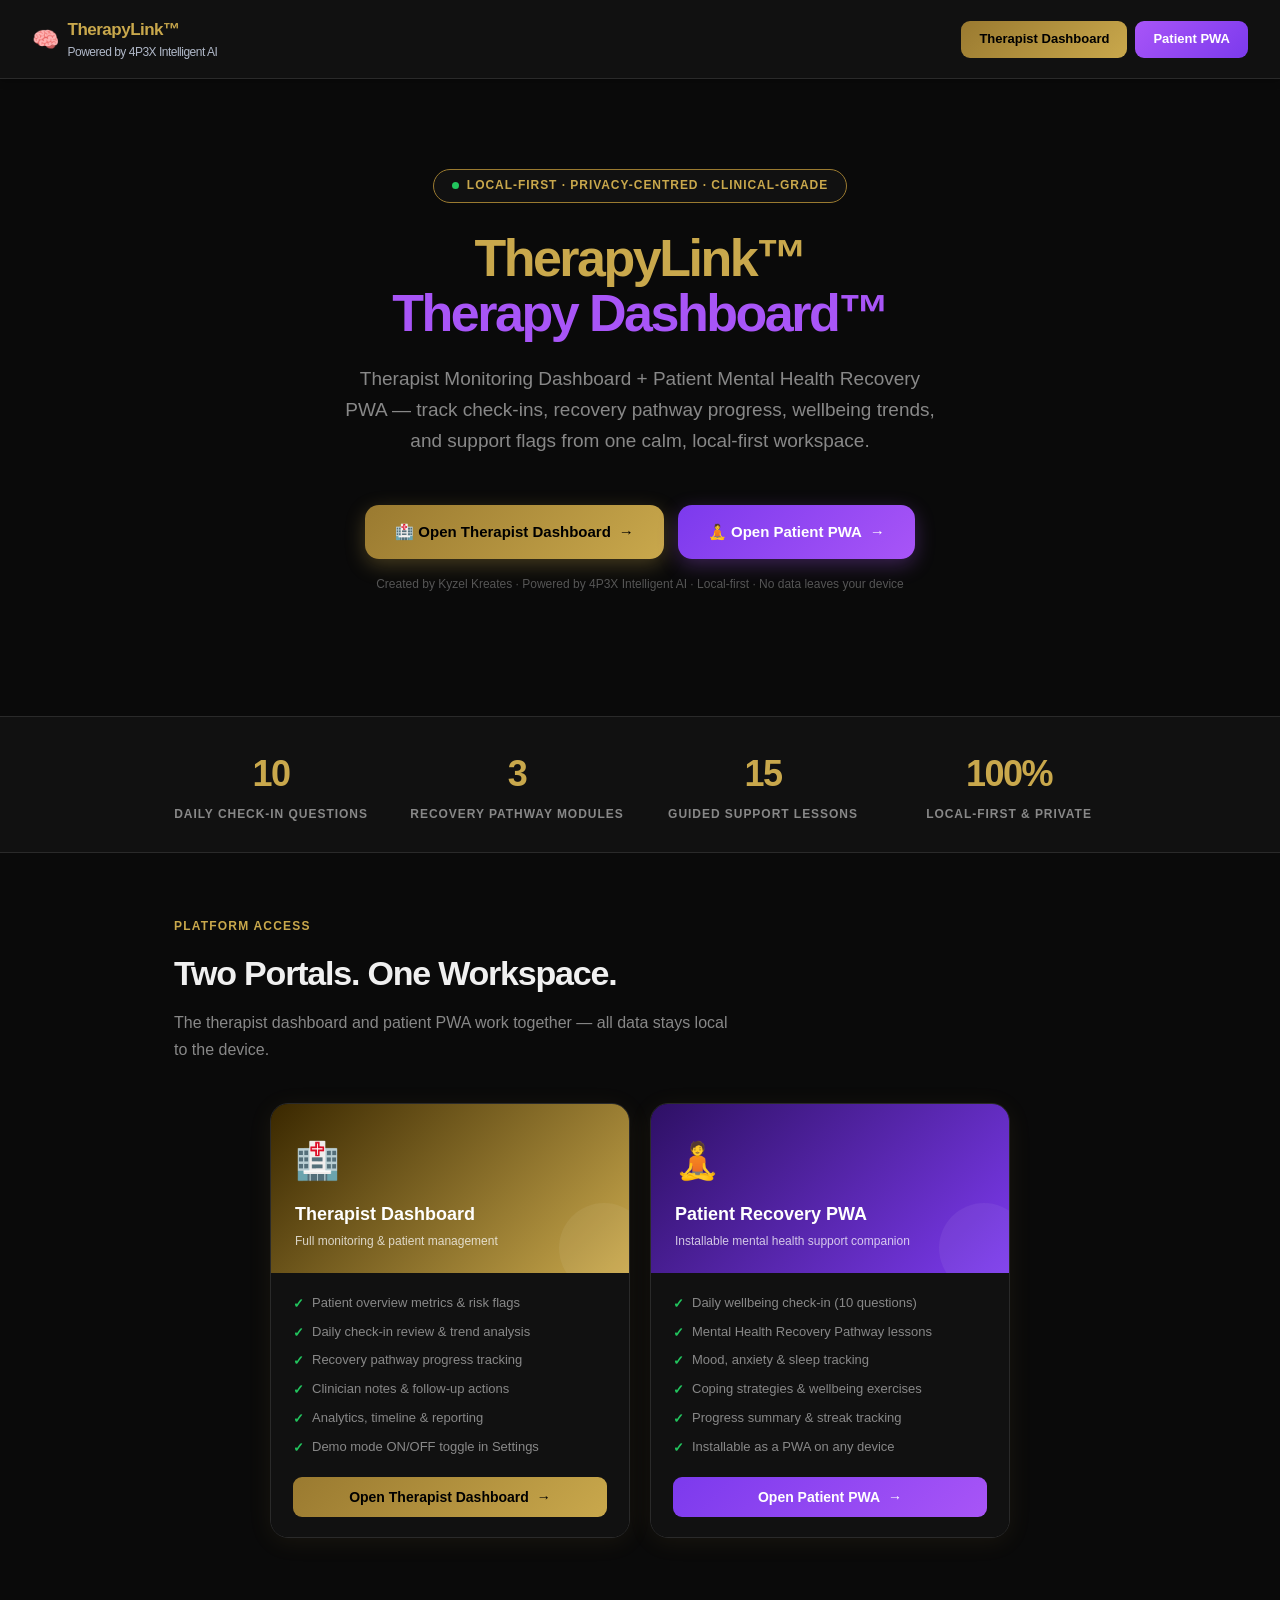
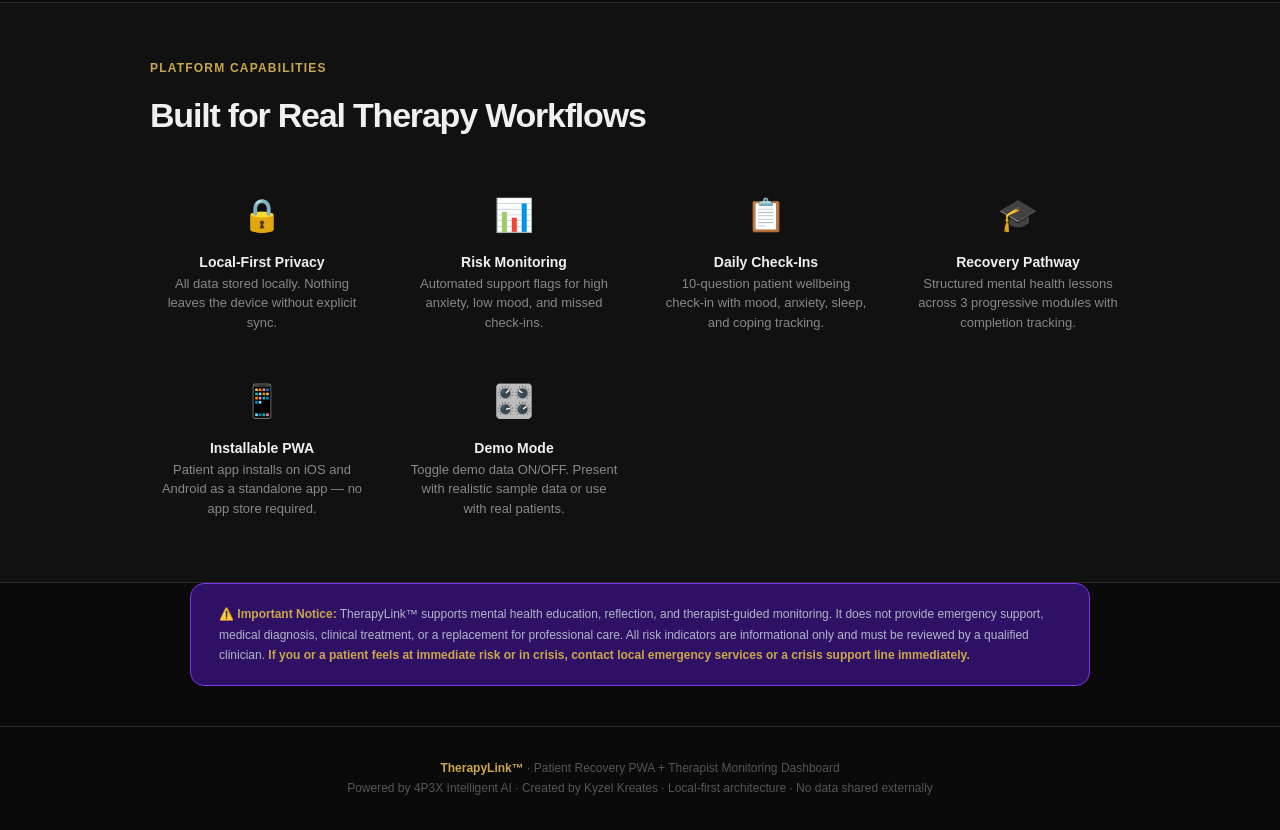
<file: index.html>
<!DOCTYPE html>
<html><head>
<meta charset="utf-8">
<meta http-equiv="refresh" content="0;url=4p3x_carelink/">
<title>TherapyLink OS</title>
</head>
<body>
<script>window.location.replace('4p3x_carelink/');</script>
</body></html>
</file>
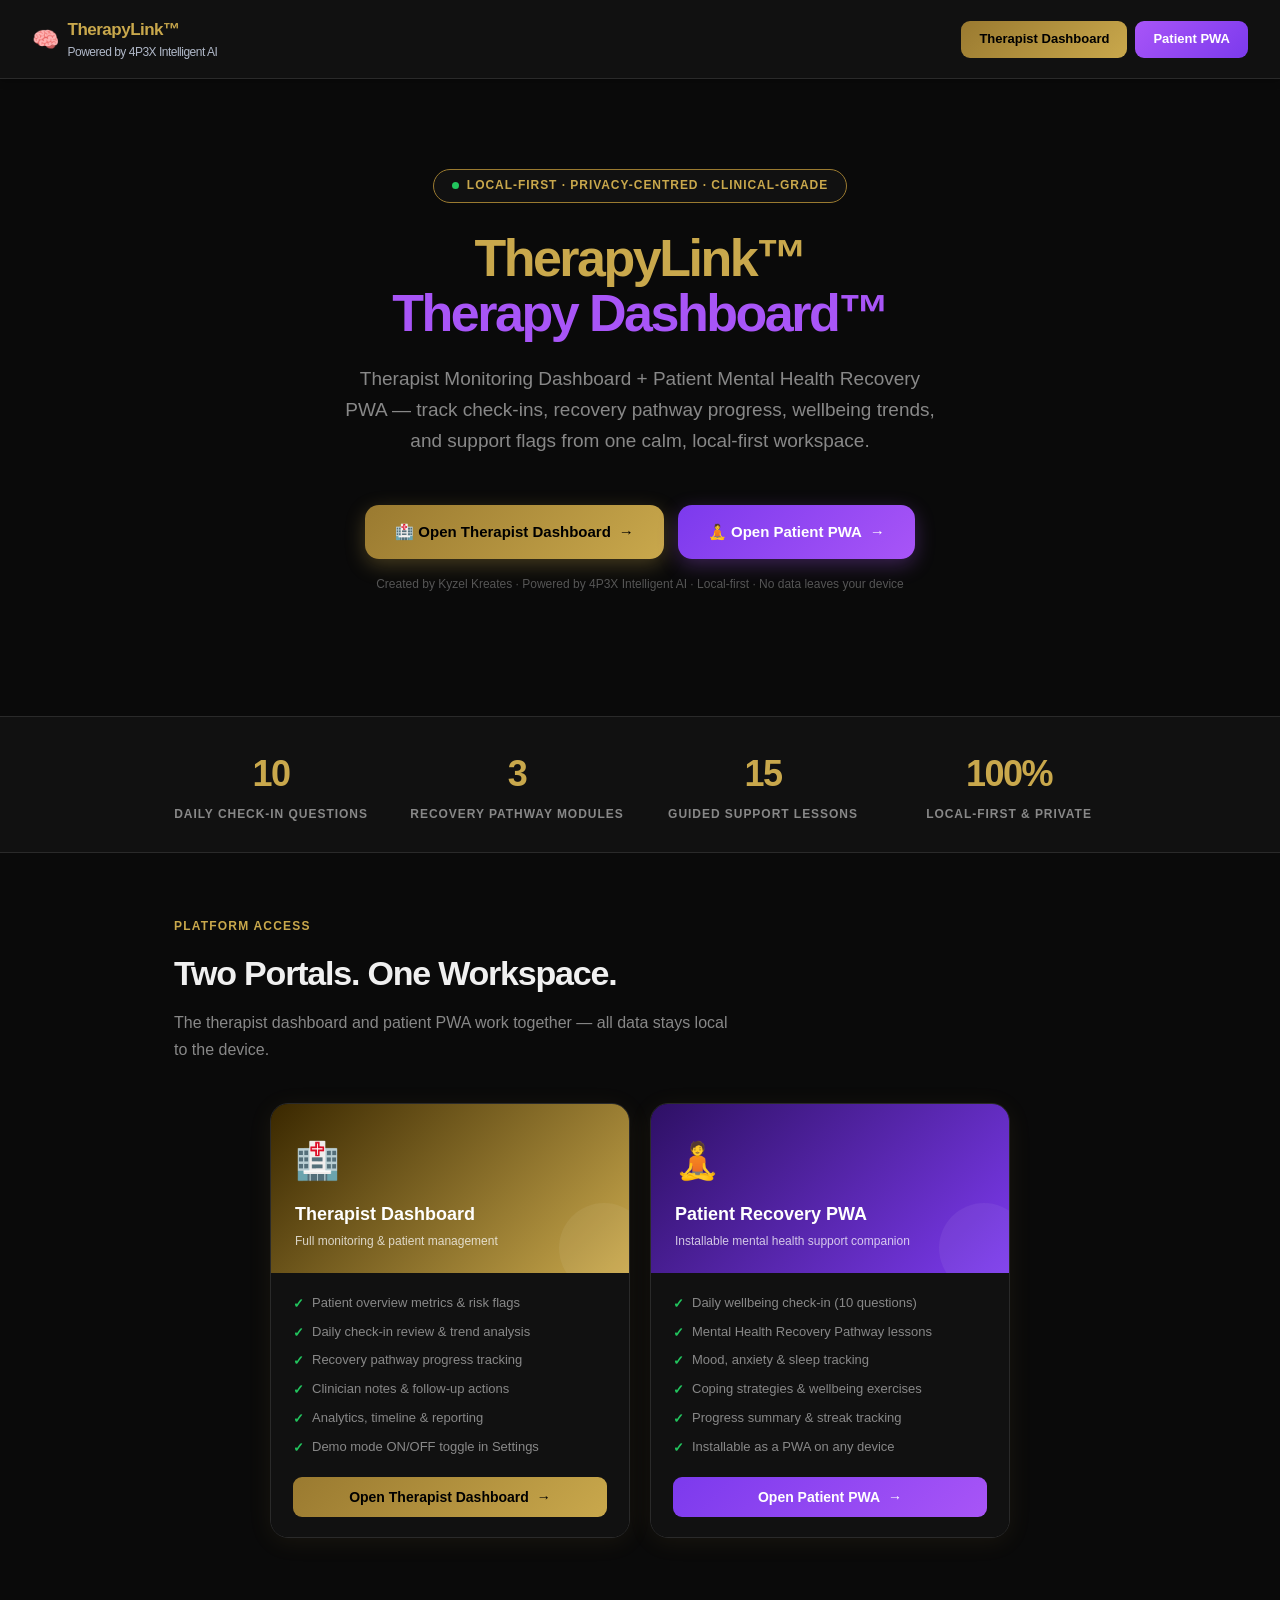
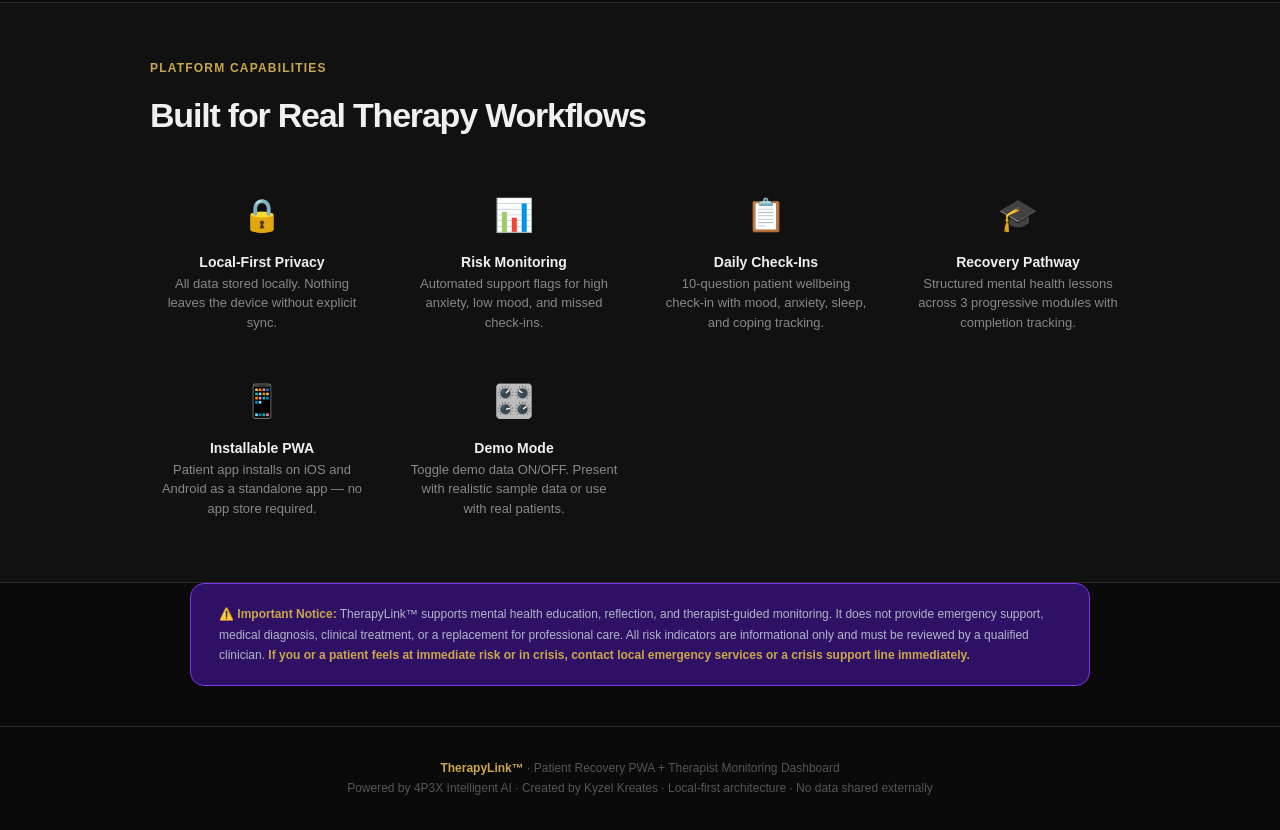
<file: 4p3x_carelink/index.html>
<!DOCTYPE html>
<html lang="en">
<head>
<meta charset="UTF-8"/>
  <link rel="apple-touch-icon" sizes="180x180" href="icons/tl-180.png"/>
  <link rel="apple-touch-icon" sizes="152x152" href="icons/tl-152.png"/>
  <link rel="apple-touch-icon" sizes="144x144" href="icons/tl-144.png"/>
  <link rel="icon" type="image/png" sizes="32x32" href="icons/tl-96.png"/>
  <link rel="icon" type="image/png" sizes="192x192" href="icons/tl-192.png"/>
  <meta name="apple-mobile-web-app-capable" content="yes"/>
  <meta name="apple-mobile-web-app-status-bar-style" content="black-translucent"/>
  <meta name="apple-mobile-web-app-title" content="TherapyLink™"/>
  <meta name="msapplication-TileImage" content="icons/tl-144.png"/>
  <meta name="msapplication-TileColor" content="#0a0a0a"/>
<meta http-equiv="refresh" content="0; url=ap3x/demo/index.html"/>
<title>TherapyLink™</title>
</head>
<body>
  <div style="text-align:center;padding:20px"><img src="icons/tl-512.png" alt="TherapyLink™" style="width:120px;height:120px;border-radius:16px"/></div>
<script>window.location.replace("ap3x/demo/index.html");</script>
<p>Redirecting… <a href="ap3x/demo/index.html">Click here if not redirected</a></p>
</body>
</html>
</file>
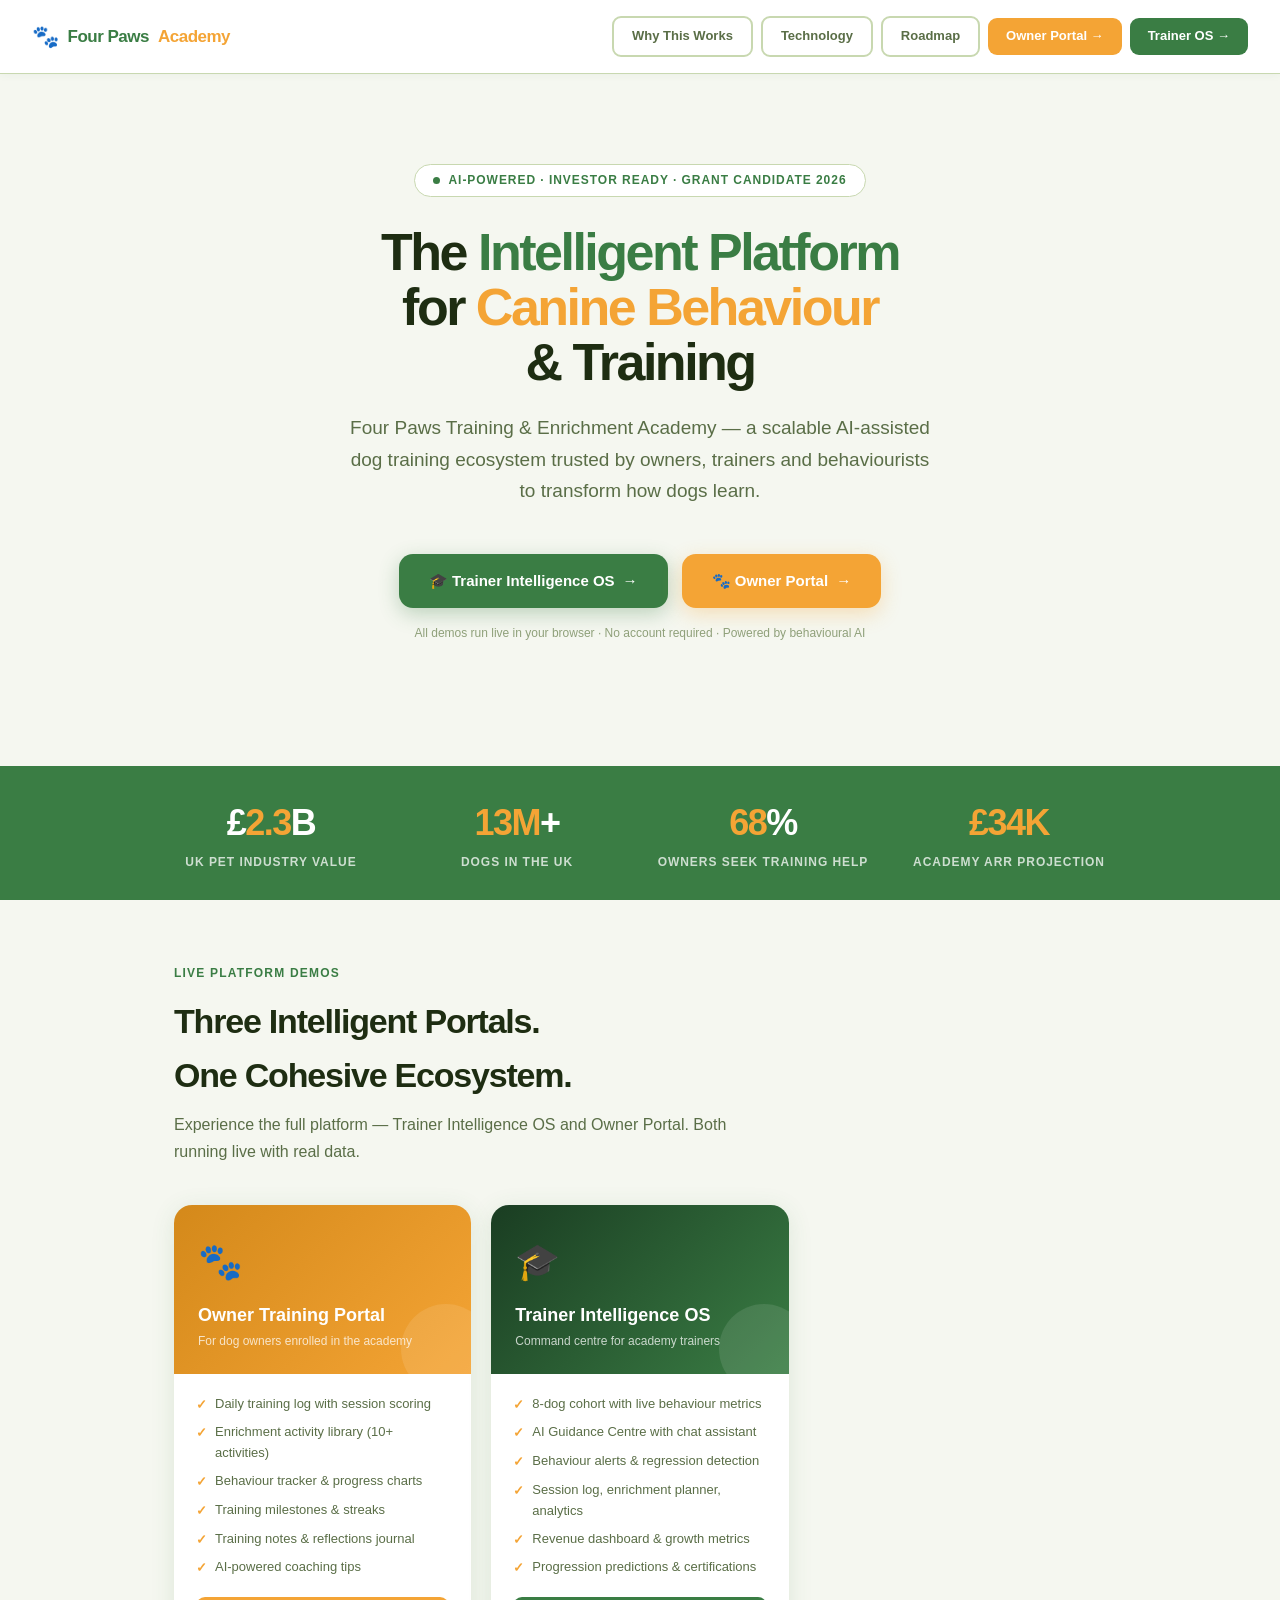
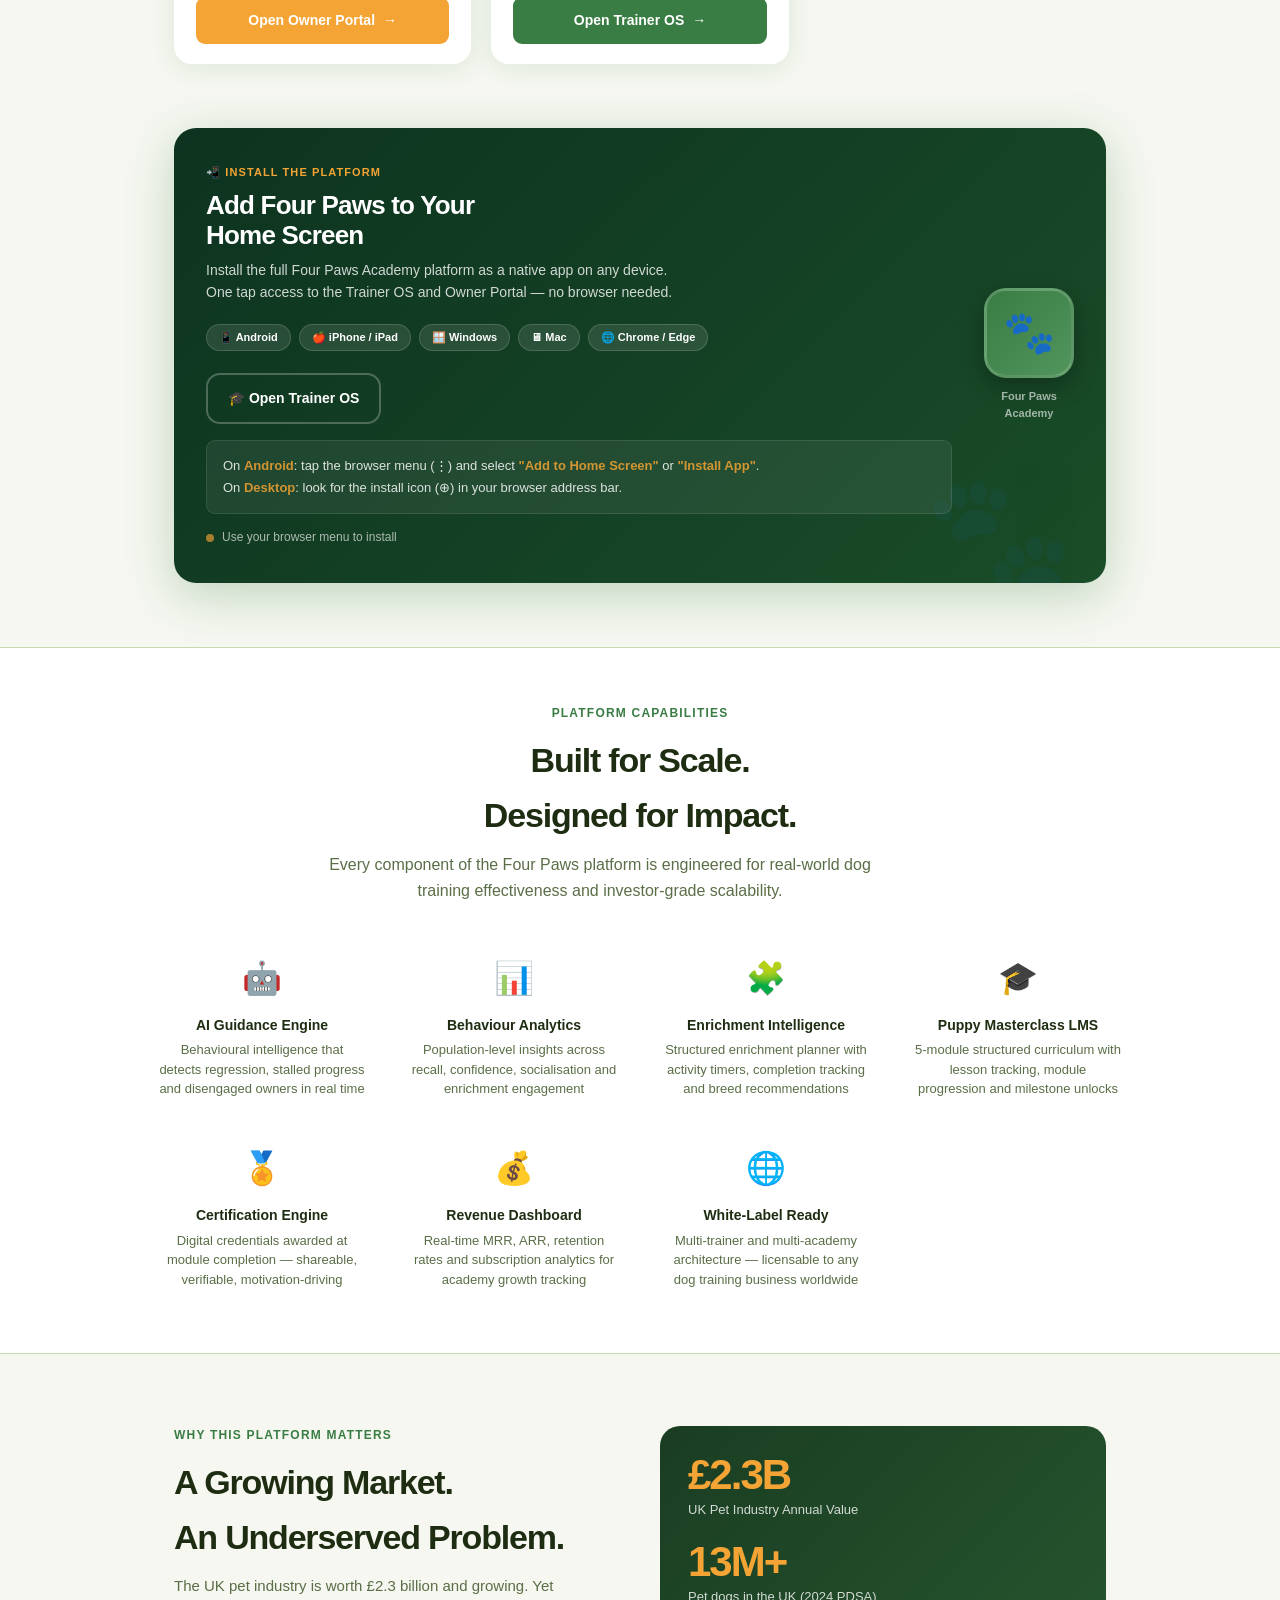
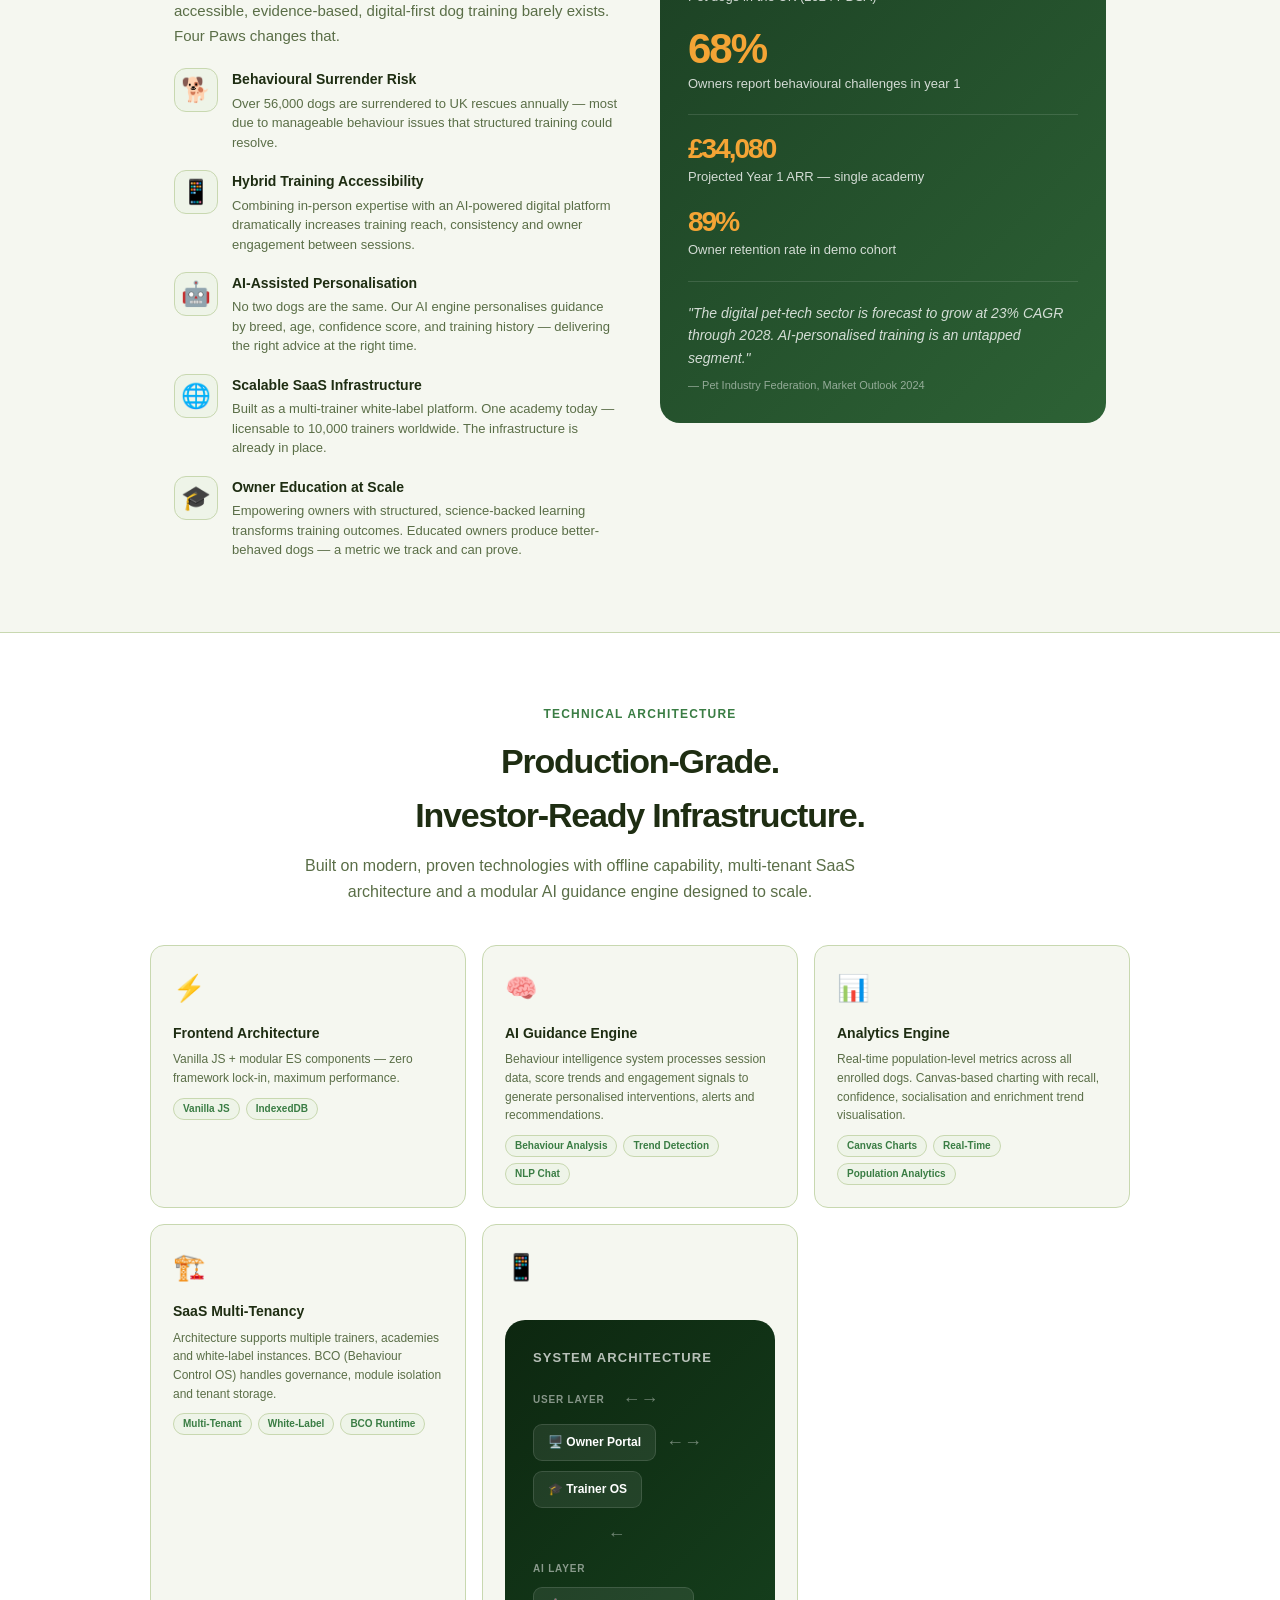
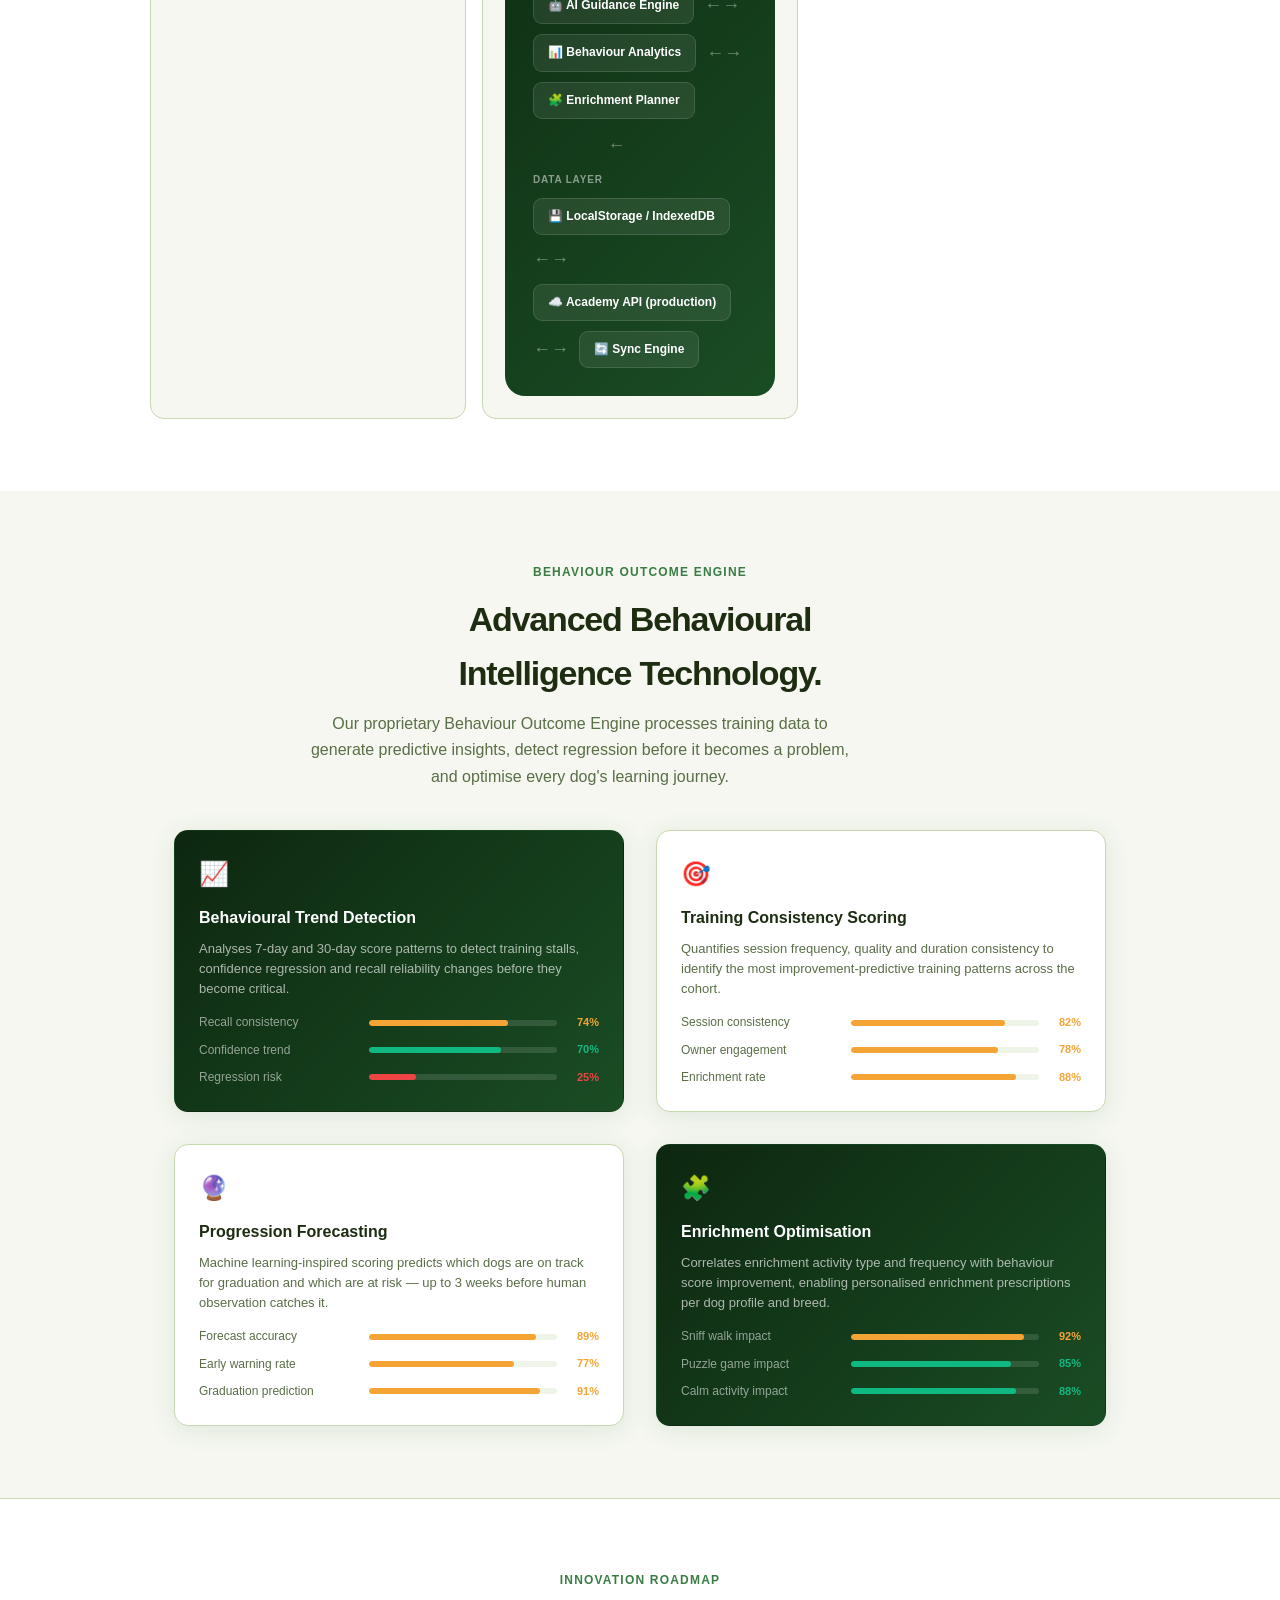
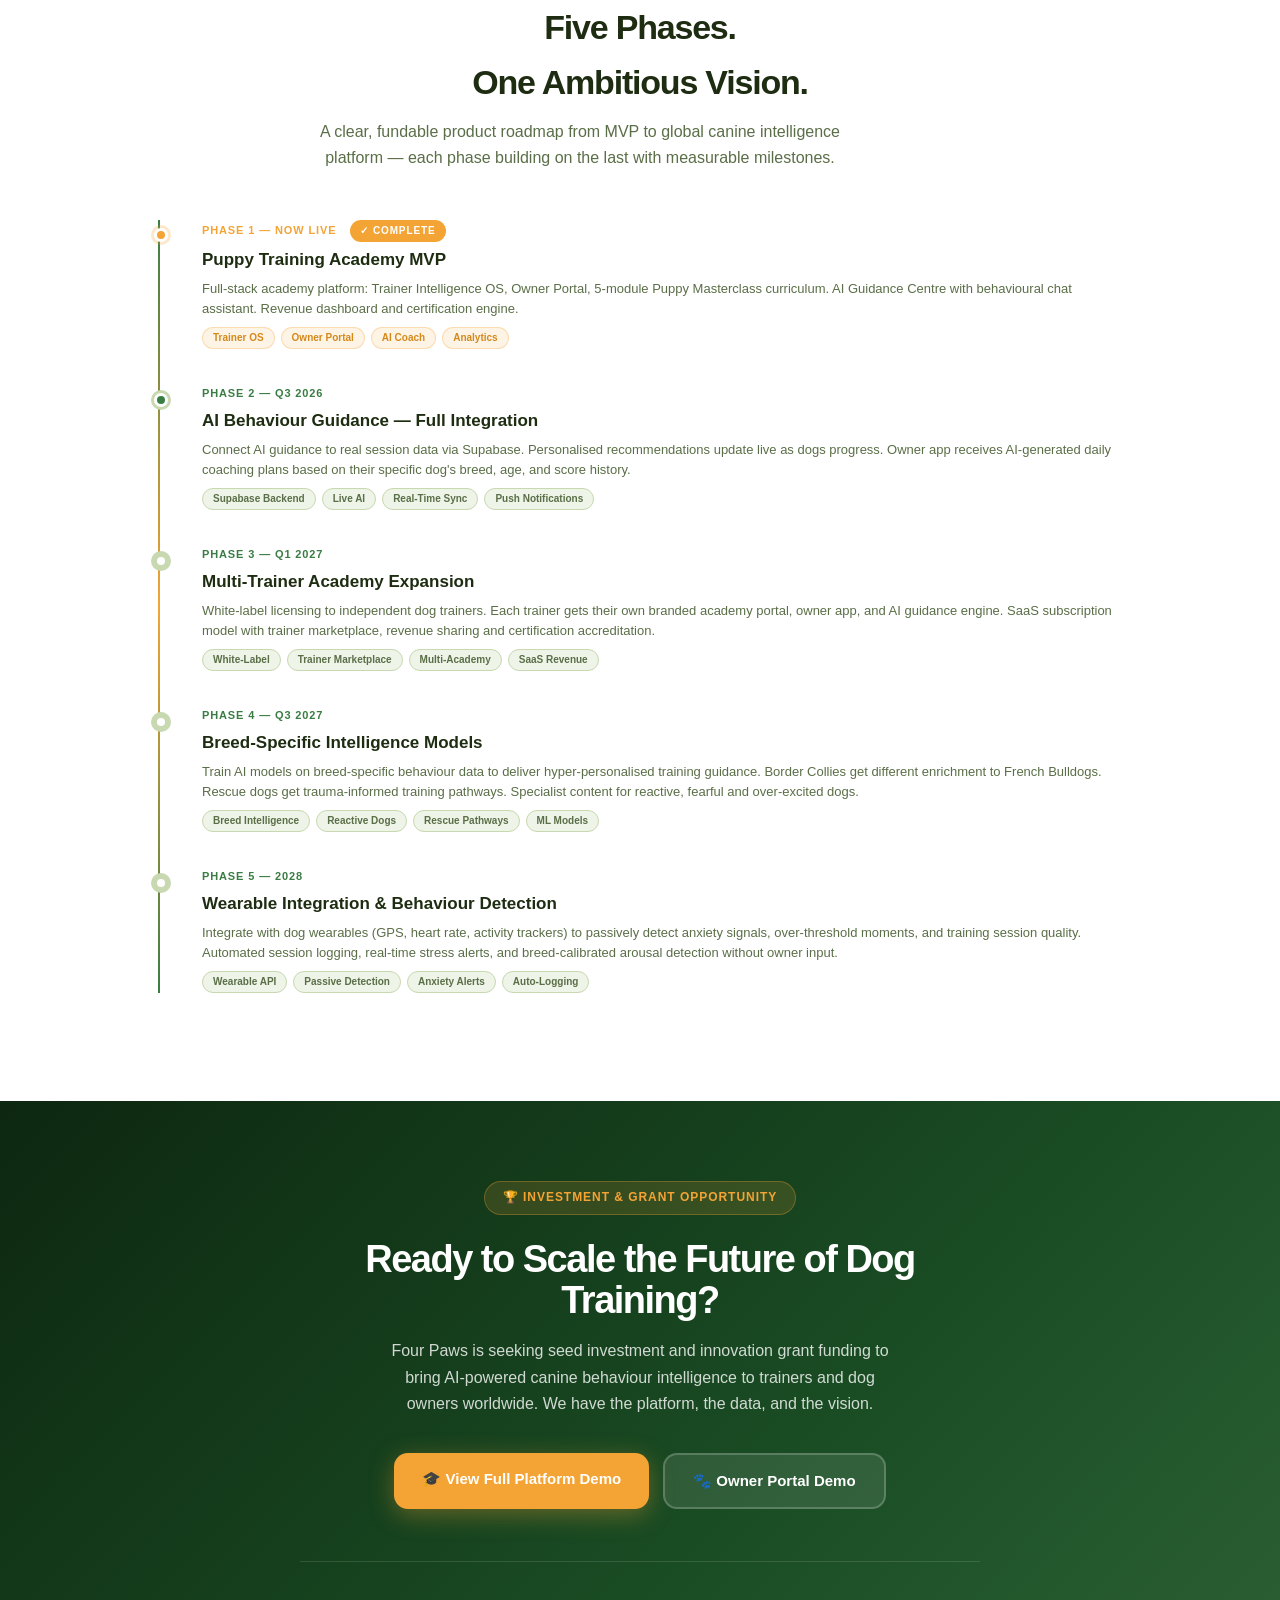
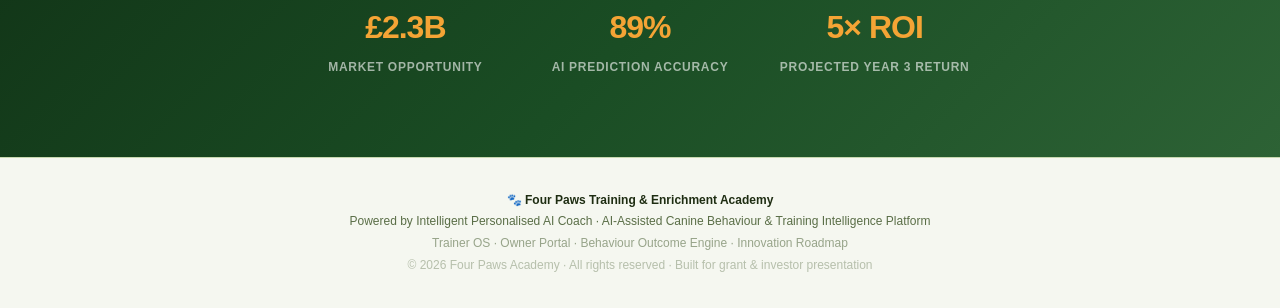
<file: fourpaws_original/fourpaws_project/index.html>
<!DOCTYPE html>
<html>
<head>
<meta charset="UTF-8"/>
<meta http-equiv="refresh" content="0; url=ap3x/demo/index.html"/>
<title>Four Paws Training &amp; Enrichment Academy</title>
</head>
<body>
<script>window.location.replace("ap3x/demo/index.html");</script>
<p>Redirecting… <a href="ap3x/demo/index.html">Click here if not redirected</a></p>
</body>
</html>
</file>
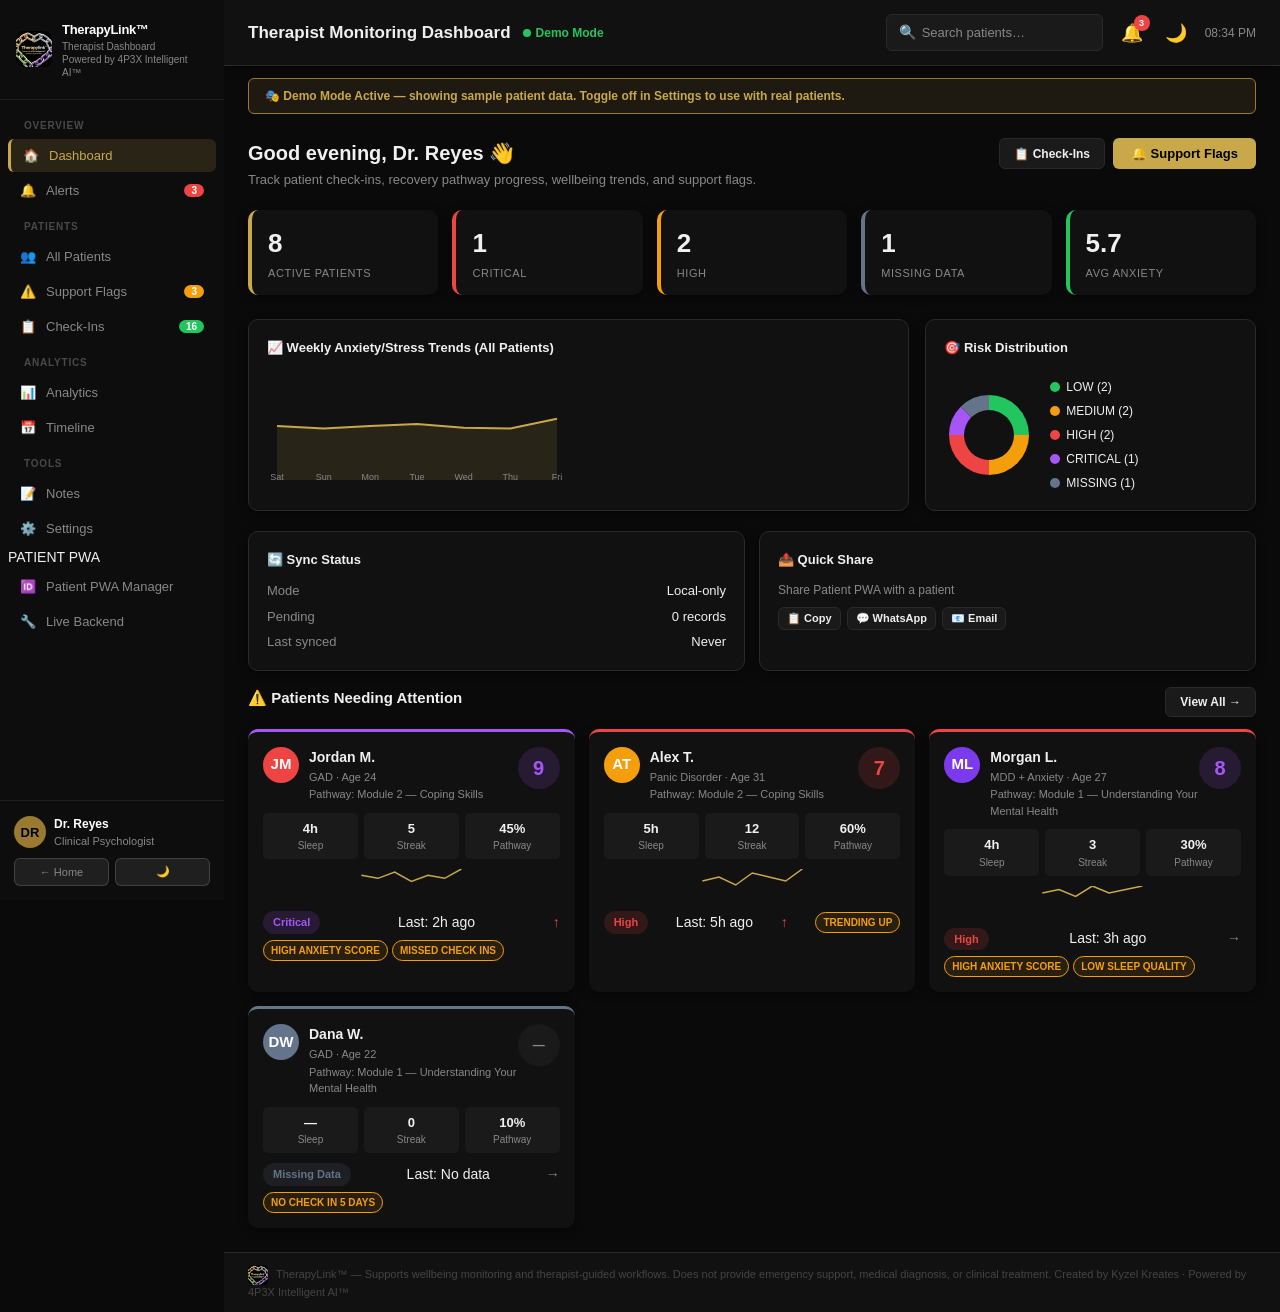
<file: 4p3x_carelink/ap3x/clinician-dashboard/index.html>
<!DOCTYPE html>
<html lang="en">
<head>
<meta charset="UTF-8"/>
  <link rel="apple-touch-icon" sizes="180x180" href="../../icons/tl-180.png"/>
  <link rel="apple-touch-icon" sizes="152x152" href="../../icons/tl-152.png"/>
  <link rel="apple-touch-icon" sizes="144x144" href="../../icons/tl-144.png"/>
  <link rel="icon" type="image/png" sizes="32x32" href="../../icons/tl-96.png"/>
  <link rel="icon" type="image/png" sizes="192x192" href="../../icons/tl-192.png"/>
  <meta name="apple-mobile-web-app-capable" content="yes"/>
  <meta name="apple-mobile-web-app-status-bar-style" content="black-translucent"/>
  <meta name="apple-mobile-web-app-title" content="TherapyLink™"/>
  <meta name="msapplication-TileImage" content="../../icons/tl-144.png"/>
  <meta name="msapplication-TileColor" content="#0a0a0a"/>
<meta http-equiv="refresh" content="0; url=../demo/clinician-demo.html"/>
<title>TherapyLink™ — Therapist Dashboard</title>
</head>
<body style="background:#0a0a0a;color:#c9a84c;font-family:sans-serif;display:flex;align-items:center;justify-content:center;min-height:100vh;flex-direction:column;gap:12px">
<div style="font-size:32px">🧠</div>
<div style="font-size:16px;font-weight:700">TherapyLink™ — Therapist Dashboard</div>
<div style="font-size:13px;color:#888">Redirecting…</div>
<script>window.location.replace('../demo/clinician-demo.html');</script>
<a href="../demo/clinician-demo.html" style="color:#c9a84c;font-size:13px;margin-top:8px">Click here if not redirected</a>
</body>
</html>
</file>
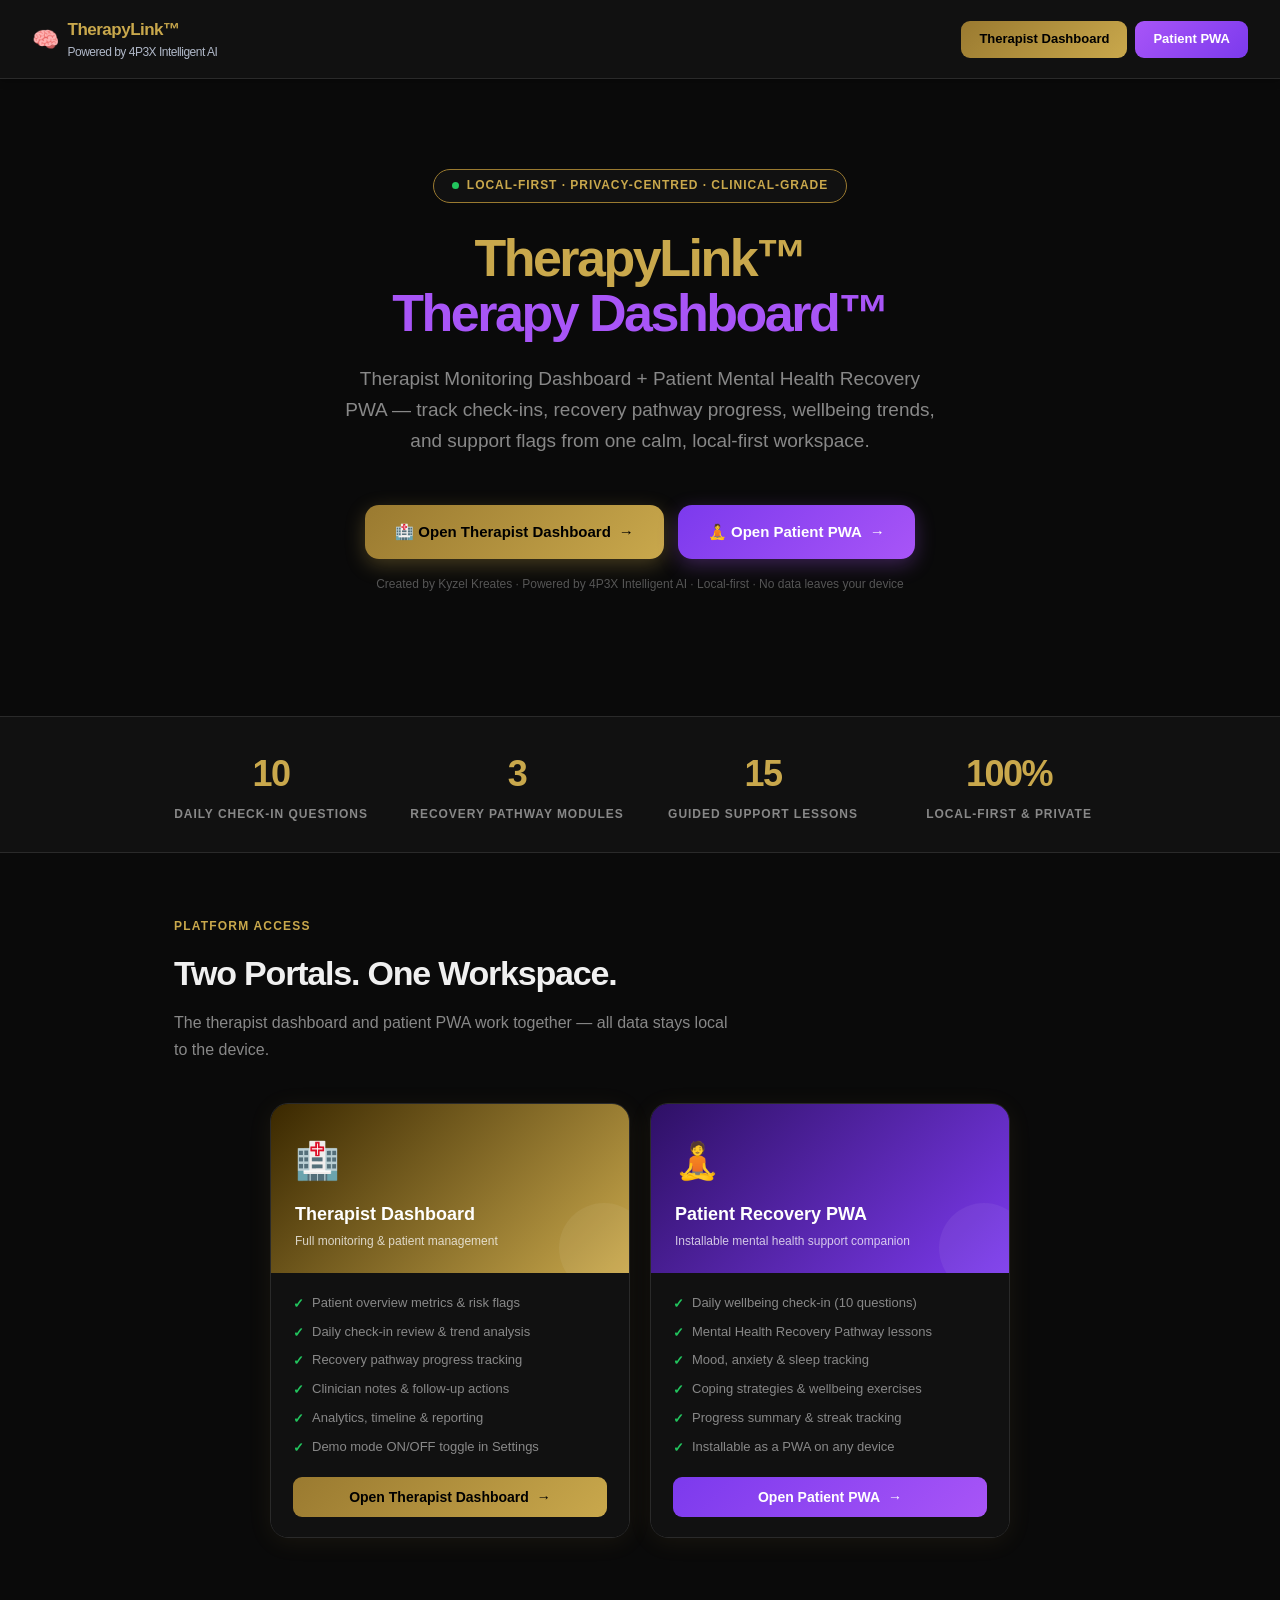
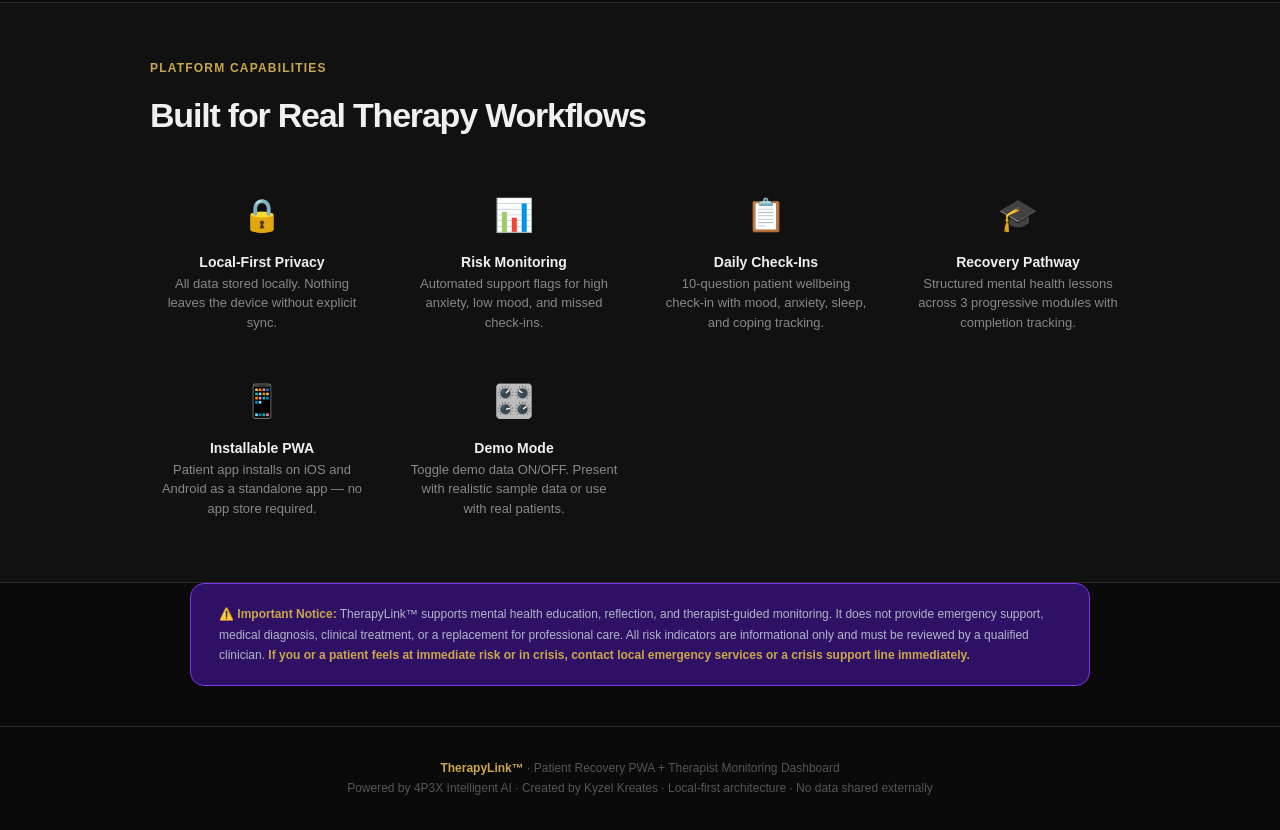
<file: 4p3x_carelink/ap3x/demo/index.html>
<!DOCTYPE html>
<html lang="en">
<head>
<meta charset="UTF-8"/>
  <link rel="manifest" href="manifest.json"/>
  <link rel="apple-touch-icon" sizes="180x180" href="../../icons/tl-180.png"/>
  <link rel="apple-touch-icon" sizes="152x152" href="../../icons/tl-152.png"/>
  <link rel="apple-touch-icon" sizes="144x144" href="../../icons/tl-144.png"/>
  <link rel="icon" type="image/png" sizes="32x32" href="../../icons/tl-96.png"/>
  <link rel="icon" type="image/png" sizes="192x192" href="../../icons/tl-192.png"/>
  <meta name="apple-mobile-web-app-capable" content="yes"/>
  <meta name="apple-mobile-web-app-status-bar-style" content="black-translucent"/>
  <meta name="apple-mobile-web-app-title" content="TherapyLink™"/>
  <meta name="msapplication-TileImage" content="../../icons/tl-144.png"/>
  <meta name="msapplication-TileColor" content="#0a0a0a"/>
<meta name="viewport" content="width=device-width,initial-scale=1"/>
<meta name="description" content="TherapyLink™ — Therapist Monitoring Dashboard and Patient Mental Health Recovery PWA. Powered by 4P3X Intelligent AI."/>
<title>TherapyLink™</title>
<style>
:root{
  --bg:#0a0a0a;--surface:#111111;--surface2:#1a1a1a;--border:#2a2a2a;
  --gold:#c9a84c;--gold-l:#e2c97e;--gold-d:#9a7a30;
  --silver:#b0b8c8;--silver-l:#d8e0ec;--silver-d:#8090a8;
  --green:#22c55e;--green-d:#16a34a;--green-xl:#052e16;
  --purple:#a855f7;--purple-d:#7c3aed;--purple-xl:#2e1065;
  --text:#f0f0f0;--muted:#888;--light:#555;
  --r:14px;--rs:9px;--shadow:0 4px 24px rgba(201,168,76,.08);--t:.2s ease;
}
*,*::before,*::after{box-sizing:border-box;margin:0;padding:0}
body{font-family:-apple-system,BlinkMacSystemFont,"Segoe UI",Roboto,sans-serif;background:var(--bg);color:var(--text);min-height:100vh;line-height:1.6}
a{color:inherit;text-decoration:none}

/* ── Nav ── */
.navbar{display:flex;align-items:center;justify-content:space-between;padding:16px 32px;background:var(--surface);border-bottom:1px solid var(--border);position:sticky;top:0;z-index:50;box-shadow:0 1px 8px rgba(0,0,0,.4)}
.nav-logo{display:flex;align-items:center;gap:9px;font-size:17px;font-weight:900;color:var(--gold);letter-spacing:-0.5px}
.nav-logo-icon{font-size:22px}
.nav-logo .sub{color:var(--silver);font-size:12px;font-weight:500}
.nav-links{display:flex;gap:8px;align-items:center}
.nav-link{padding:8px 18px;border-radius:var(--rs);font-size:13px;font-weight:600;cursor:pointer;text-decoration:none;transition:all var(--t);border:none}
.nav-link.outline{border:2px solid var(--border);background:transparent;color:var(--muted)}
.nav-link.outline:hover{border-color:var(--gold);color:var(--gold)}
.nav-link.patient{background:linear-gradient(135deg,var(--purple),var(--purple-d));color:#fff}
.nav-link.patient:hover{opacity:.9}
.nav-link.therapist{background:linear-gradient(135deg,var(--gold-d),var(--gold));color:#000}
.nav-link.therapist:hover{opacity:.9}

/* ── Hero ── */
.hero{padding:90px 24px 70px;text-align:center;max-width:820px;margin:0 auto}
.hero-eyebrow{display:inline-flex;align-items:center;gap:8px;background:var(--surface);border:1.5px solid var(--gold-d);border-radius:99px;padding:6px 18px;font-size:12px;font-weight:700;color:var(--gold);text-transform:uppercase;letter-spacing:.08em;margin-bottom:28px}
.hero-eyebrow-dot{width:7px;height:7px;border-radius:50%;background:var(--green);animation:pulse 2s infinite}
@keyframes pulse{0%,100%{opacity:1;transform:scale(1)}50%{opacity:.5;transform:scale(1.3)}}
.hero-title{font-size:52px;font-weight:900;color:var(--text);line-height:1.06;margin-bottom:22px;letter-spacing:-2.5px}
.hero-title .hl{color:var(--gold)}
.hero-title .hl2{color:var(--purple)}
.hero-sub{font-size:19px;color:var(--muted);max-width:600px;margin:0 auto 48px;line-height:1.65}
.hero-cta{display:flex;gap:14px;justify-content:center;flex-wrap:wrap;margin-bottom:52px}
.cta-btn{padding:15px 30px;border-radius:var(--r);font-size:15px;font-weight:700;cursor:pointer;text-decoration:none;transition:all var(--t);border:none;display:inline-flex;align-items:center;gap:8px}
.cta-btn.gold{background:linear-gradient(135deg,var(--gold-d),var(--gold));color:#000;box-shadow:0 6px 20px rgba(201,168,76,.3)}
.cta-btn.gold:hover{transform:translateY(-2px);box-shadow:0 10px 28px rgba(201,168,76,.4)}
.cta-btn.purple{background:linear-gradient(135deg,var(--purple-d),var(--purple));color:#fff;box-shadow:0 6px 20px rgba(168,85,247,.3)}
.cta-btn.purple:hover{transform:translateY(-2px)}
.cta-btn.outline{background:transparent;border:2px solid var(--border);color:var(--muted)}
.cta-btn.outline:hover{border-color:var(--silver);color:var(--silver)}
.hero-note{font-size:12px;color:var(--light);margin-top:-36px;margin-bottom:52px}

/* ── Stats strip ── */
.stats-strip{background:var(--surface);border-top:1px solid var(--border);border-bottom:1px solid var(--border);padding:28px 24px}
.stats-inner{max-width:960px;margin:0 auto;display:grid;grid-template-columns:repeat(4,1fr);gap:24px;text-align:center}
.stat-item .stat-num{font-size:36px;font-weight:900;letter-spacing:-1.5px;color:var(--gold)}
.stat-item .stat-lbl{font-size:12px;color:var(--muted);text-transform:uppercase;letter-spacing:.08em;font-weight:600;margin-top:2px}

/* ── Demo buttons ── */
.demo-section{max-width:980px;margin:0 auto;padding:64px 24px}
.section-eyebrow{font-size:12px;font-weight:700;color:var(--gold);text-transform:uppercase;letter-spacing:.1em;margin-bottom:10px}
.section-title-lg{font-size:34px;font-weight:900;letter-spacing:-1.2px;margin-bottom:10px;color:var(--text)}
.section-sub-lg{font-size:16px;color:var(--muted);max-width:560px;line-height:1.65;margin-bottom:40px}
.demo-grid{display:grid;grid-template-columns:repeat(2,1fr);gap:20px;max-width:740px;margin:0 auto}
.demo-card{border-radius:18px;overflow:hidden;box-shadow:var(--shadow);transition:all var(--t);text-decoration:none;display:flex;flex-direction:column;border:1px solid var(--border)}
.demo-card:hover{transform:translateY(-4px);box-shadow:0 12px 40px rgba(201,168,76,.15)}
.dc-header{padding:28px 24px 22px;position:relative;overflow:hidden}
.dc-header::after{content:'';position:absolute;bottom:-20px;right:-20px;width:90px;height:90px;border-radius:50%;background:rgba(255,255,255,.06)}
.dc-icon{font-size:36px;margin-bottom:10px;position:relative;z-index:1}
.dc-title{font-size:18px;font-weight:800;color:#fff;position:relative;z-index:1}
.dc-sub{font-size:12px;color:rgba(255,255,255,.75);margin-top:3px;position:relative;z-index:1}
.dc-therapist .dc-header{background:linear-gradient(135deg,#3a2800,#c9a84c)}
.dc-patient .dc-header{background:linear-gradient(135deg,var(--purple-xl),var(--purple-d))}
.dc-body{padding:20px 22px;background:var(--surface);flex:1}
.dc-features{list-style:none;display:flex;flex-direction:column;gap:7px;margin-bottom:18px}
.dc-features li{font-size:13px;color:var(--muted);display:flex;align-items:flex-start;gap:8px}
.dc-features li::before{content:"✓";font-weight:700;color:var(--green);flex-shrink:0;margin-top:1px}
.dc-open-btn{display:flex;align-items:center;justify-content:center;gap:8px;padding:12px;border-radius:var(--rs);font-size:14px;font-weight:700;transition:all var(--t);border:none;cursor:pointer;width:100%}
.dc-open-btn.therapist-btn{background:linear-gradient(135deg,var(--gold-d),var(--gold));color:#000}
.dc-open-btn.therapist-btn:hover{opacity:.9}
.dc-open-btn.patient-btn{background:linear-gradient(135deg,var(--purple-d),var(--purple));color:#fff}
.dc-open-btn.patient-btn:hover{opacity:.9}
.btn-arr{transition:transform var(--t)}
.dc-open-btn:hover .btn-arr{transform:translateX(4px)}

/* ── Feature strip ── */
.features-section{background:var(--surface);border-top:1px solid var(--border);border-bottom:1px solid var(--border);padding:56px 24px}
.features-inner{max-width:980px;margin:0 auto}
.feature-grid{display:grid;grid-template-columns:repeat(auto-fit,minmax(180px,1fr));gap:28px;margin-top:40px}
.feature-item{text-align:center;padding:8px}
.feature-icon{font-size:32px;margin-bottom:10px}
.feature-name{font-size:14px;font-weight:700;color:var(--text)}
.feature-desc{font-size:13px;color:var(--muted);line-height:1.5}

/* ── Safety disclaimer ── */
.disclaimer-section{background:var(--purple-xl);border:1px solid var(--purple-d);border-radius:var(--r);max-width:900px;margin:0 auto 40px;padding:20px 28px}
.disclaimer-section p{font-size:12px;color:var(--silver);line-height:1.7}
.disclaimer-section strong{color:var(--gold)}

/* ── Footer ── */
.site-footer{text-align:center;padding:32px 24px;border-top:1px solid var(--border);color:var(--light);font-size:12px}
.site-footer strong{color:var(--gold)}

@media(max-width:680px){
  .hero-title{font-size:34px}
  .stats-inner{grid-template-columns:repeat(2,1fr)}
  .demo-grid{grid-template-columns:1fr}
  .navbar{padding:14px 16px}
  .nav-links{gap:4px}
  .nav-link{padding:7px 12px;font-size:12px}
}

/* ── PWA Install Hint ── */
#pwa-install-hint{display:none;position:fixed;bottom:24px;left:50%;transform:translateX(-50%);z-index:9999;max-width:420px;width:calc(100% - 32px);background:var(--surface2);border:1.5px solid var(--purple-d);border-radius:14px;padding:16px 18px 14px;box-shadow:0 8px 32px rgba(168,85,247,.25);animation:slideUpHint .3s ease}
@keyframes slideUpHint{from{opacity:0;transform:translateX(-50%) translateY(12px)}to{opacity:1;transform:translateX(-50%) translateY(0)}}
#pwa-install-hint .pih-title{font-size:13px;font-weight:800;color:var(--purple);margin-bottom:8px;display:flex;align-items:center;gap:7px}
#pwa-install-hint .pih-body{font-size:12px;color:var(--muted);line-height:1.65}
#pwa-install-hint .pih-close{position:absolute;top:10px;right:12px;background:none;border:none;color:var(--muted);font-size:18px;cursor:pointer;line-height:1;padding:2px 6px}
#pwa-install-hint .pih-close:hover{color:var(--text)}
#patient-card{cursor:pointer}
#patient-card:hover{transform:translateY(-4px);box-shadow:0 12px 40px rgba(168,85,247,.2)}
#patient-card:focus-visible{outline:2.5px solid var(--purple);outline-offset:3px}
</style>
</head>
<body>

<!-- Nav -->
<nav class="navbar">
  <div class="nav-logo">
    <span class="nav-logo-icon">🧠</span>
    <div>
      <div>TherapyLink™</div>
      <div class="sub">Powered by 4P3X Intelligent AI</div>
    </div>
  </div>
  <div class="nav-links">
    <a href="clinician-demo.html" class="nav-link therapist">Therapist Dashboard</a>
    <a href="patient-demo.html" class="nav-link patient">Patient PWA</a>
  </div>
</nav>

<!-- Hero -->
<section class="hero">
  <div class="hero-eyebrow">
    <span class="hero-eyebrow-dot"></span>
    Local-First · Privacy-Centred · Clinical-Grade
  </div>
  <h1 class="hero-title">
    <span class="hl">TherapyLink™</span><br/>
    <span class="hl2">Therapy Dashboard™</span>
  </h1>
  <p class="hero-sub">Therapist Monitoring Dashboard + Patient Mental Health Recovery PWA — track check-ins, recovery pathway progress, wellbeing trends, and support flags from one calm, local-first workspace.</p>
  <div class="hero-cta">
    <a href="clinician-demo.html" class="cta-btn gold">🏥 Open Therapist Dashboard <span class="btn-arr">→</span></a>
    <button class="cta-btn purple" onclick="openPatientPwa(event)">🧘 Open Patient PWA <span class="btn-arr">→</span></button>
  </div>
  <p class="hero-note">Created by Kyzel Kreates &middot; Powered by 4P3X Intelligent AI &middot; Local-first &middot; No data leaves your device</p>
</section>

<!-- Stats -->
<div class="stats-strip">
  <div class="stats-inner">
    <div class="stat-item"><div class="stat-num">10</div><div class="stat-lbl">Daily Check-In Questions</div></div>
    <div class="stat-item"><div class="stat-num">3</div><div class="stat-lbl">Recovery Pathway Modules</div></div>
    <div class="stat-item"><div class="stat-num">15</div><div class="stat-lbl">Guided Support Lessons</div></div>
    <div class="stat-item"><div class="stat-num">100%</div><div class="stat-lbl">Local-First &amp; Private</div></div>
  </div>
</div>

<!-- Demo access -->
<section class="demo-section">
  <div class="section-eyebrow">Platform Access</div>
  <h2 class="section-title-lg">Two Portals. One Workspace.</h2>
  <p class="section-sub-lg">The therapist dashboard and patient PWA work together — all data stays local to the device.</p>

  <div class="demo-grid">
    <!-- Therapist -->
    <a href="clinician-demo.html" class="demo-card dc-therapist">
      <div class="dc-header">
        <div class="dc-icon">🏥</div>
        <div class="dc-title">Therapist Dashboard</div>
        <div class="dc-sub">Full monitoring & patient management</div>
      </div>
      <div class="dc-body">
        <ul class="dc-features">
          <li>Patient overview metrics &amp; risk flags</li>
          <li>Daily check-in review &amp; trend analysis</li>
          <li>Recovery pathway progress tracking</li>
          <li>Clinician notes &amp; follow-up actions</li>
          <li>Analytics, timeline &amp; reporting</li>
          <li>Demo mode ON/OFF toggle in Settings</li>
        </ul>
        <button class="dc-open-btn therapist-btn">Open Therapist Dashboard <span class="btn-arr">→</span></button>
      </div>
    </a>

    <!-- Patient -->
    <div id="patient-card" class="demo-card dc-patient" role="button" tabindex="0" aria-label="Open Patient PWA">
      <div class="dc-header">
        <div class="dc-icon">🧘</div>
        <div class="dc-title">Patient Recovery PWA</div>
        <div class="dc-sub">Installable mental health support companion</div>
      </div>
      <div class="dc-body">
        <ul class="dc-features">
          <li>Daily wellbeing check-in (10 questions)</li>
          <li>Mental Health Recovery Pathway lessons</li>
          <li>Mood, anxiety &amp; sleep tracking</li>
          <li>Coping strategies &amp; wellbeing exercises</li>
          <li>Progress summary &amp; streak tracking</li>
          <li>Installable as a PWA on any device</li>
        </ul>
        <button id="patient-open-btn" class="dc-open-btn patient-btn" onclick="openPatientPwa(event)">Open Patient PWA <span class="btn-arr">→</span></button>
      </div>
    </div>
  </div>
</section>

<!-- Features -->
<section class="features-section">
  <div class="features-inner">
    <div class="section-eyebrow">Platform Capabilities</div>
    <h2 class="section-title-lg" style="color:var(--text)">Built for Real Therapy Workflows</h2>
    <div class="feature-grid">
      <div class="feature-item"><div class="feature-icon">🔒</div><div class="feature-name">Local-First Privacy</div><div class="feature-desc">All data stored locally. Nothing leaves the device without explicit sync.</div></div>
      <div class="feature-item"><div class="feature-icon">📊</div><div class="feature-name">Risk Monitoring</div><div class="feature-desc">Automated support flags for high anxiety, low mood, and missed check-ins.</div></div>
      <div class="feature-item"><div class="feature-icon">📋</div><div class="feature-name">Daily Check-Ins</div><div class="feature-desc">10-question patient wellbeing check-in with mood, anxiety, sleep, and coping tracking.</div></div>
      <div class="feature-item"><div class="feature-icon">🎓</div><div class="feature-name">Recovery Pathway</div><div class="feature-desc">Structured mental health lessons across 3 progressive modules with completion tracking.</div></div>
      <div class="feature-item"><div class="feature-icon">📱</div><div class="feature-name">Installable PWA</div><div class="feature-desc">Patient app installs on iOS and Android as a standalone app — no app store required.</div></div>
      <div class="feature-item"><div class="feature-icon">🎛️</div><div class="feature-name">Demo Mode</div><div class="feature-desc">Toggle demo data ON/OFF. Present with realistic sample data or use with real patients.</div></div>
    </div>
  </div>
</section>

<!-- Safety disclaimer -->
<div style="padding:0 24px 0">
  <div class="disclaimer-section">
    <p><strong>⚠️ Important Notice:</strong> TherapyLink™ supports mental health education, reflection, and therapist-guided monitoring. It does not provide emergency support, medical diagnosis, clinical treatment, or a replacement for professional care. All risk indicators are informational only and must be reviewed by a qualified clinician. <strong>If you or a patient feels at immediate risk or in crisis, contact local emergency services or a crisis support line immediately.</strong></p>
  </div>
</div>

<!-- Footer -->
<footer class="site-footer">
  <strong>TherapyLink™</strong> &middot; Patient Recovery PWA + Therapist Monitoring Dashboard<br/>
  Powered by 4P3X Intelligent AI &middot; Created by Kyzel Kreates &middot; Local-first architecture &middot; No data shared externally
</footer>


<!-- PWA Install Hint Toast (hidden by default) -->
<div id="pwa-install-hint" role="alert" aria-live="polite">
  <button class="pih-close" onclick="document.getElementById('pwa-install-hint').style.display='none'" aria-label="Close">×</button>
  <div class="pih-title">📲 Install the Patient PWA</div>
  <div class="pih-body" id="pih-text">
    Patient PWA install prompt is not available in this browser right now.
    You can still open the Patient PWA, then use your browser menu to choose <strong>Add to Home Screen</strong> or <strong>Install App</strong>.
    <span id="pih-ios" style="display:none"><br/><br/>
      <strong>iPhone / iPad (Safari):</strong> Tap the Share button (⎙) then choose <strong>Add to Home Screen</strong>.
    </span>
    <span id="pih-android" style="display:none"><br/><br/>
      <strong>Android (Chrome):</strong> Tap the menu (⋮) then choose <strong>Install App</strong> or <strong>Add to Home Screen</strong>.
    </span>
  </div>
</div>

<!-- PWA Install Logic — Patient PWA button only. Therapist Dashboard untouched. -->
<script>
(function(){
  'use strict';

  // ── Device detection ──────────────────────────────────────
  var isIOS = /iP(hone|ad|od)/.test(navigator.userAgent) ||
              (navigator.platform === 'MacIntel' && navigator.maxTouchPoints > 1);
  var isAndroid = /Android/.test(navigator.userAgent);
  var isStandalone = window.matchMedia('(display-mode: standalone)').matches ||
                     window.navigator.standalone === true;

  // ── Deferred install prompt store ─────────────────────────
  var _deferredPrompt = null;

  window.addEventListener('beforeinstallprompt', function(e) {
    e.preventDefault();
    _deferredPrompt = e;
    // Show subtle "installable" badge on patient button
    var btn = document.getElementById('patient-open-btn');
    if (btn) {
      btn.title = 'Click to install the Patient PWA';
    }
  });

  window.addEventListener('appinstalled', function() {
    _deferredPrompt = null;
  });

  // ── Main handler: called when patient button is clicked ───
  window.openPatientPwa = function(e) {
    if (e) { e.preventDefault(); e.stopPropagation(); }

    var patientRoute = 'patient-demo.html';

    // Case 1: Already running standalone/installed — just navigate
    if (isStandalone) {
      window.location.href = patientRoute;
      return;
    }

    // Case 2: Deferred install prompt is available — trigger install
    if (_deferredPrompt) {
      _deferredPrompt.prompt();
      _deferredPrompt.userChoice.then(function(choiceResult) {
        if (choiceResult.outcome === 'accepted') {
          showInstallToast('✅ Patient PWA installation started! It will appear on your home screen shortly.');
        } else {
          // User declined install — open the route anyway
          window.location.href = patientRoute;
        }
        _deferredPrompt = null;
      }).catch(function() {
        window.location.href = patientRoute;
        _deferredPrompt = null;
      });
      return;
    }

    // Case 3: No deferred prompt — navigate + show fallback instructions
    window.location.href = patientRoute;
    showInstallFallback();
  };

  // Allow keyboard activation of the patient card (Enter/Space)
  document.addEventListener('DOMContentLoaded', function() {
    var card = document.getElementById('patient-card');
    if (card) {
      card.addEventListener('keydown', function(e) {
        if (e.key === 'Enter' || e.key === ' ') {
          e.preventDefault();
          openPatientPwa(e);
        }
      });
    }
  });

  // ── Show a timed auto-dismiss toast ───────────────────────
  function showInstallToast(msg) {
    var hint = document.getElementById('pwa-install-hint');
    if (!hint) return;
    document.getElementById('pih-text').innerHTML = msg;
    document.getElementById('pih-ios').style.display = 'none';
    document.getElementById('pih-android').style.display = 'none';
    hint.style.display = 'block';
    setTimeout(function() { hint.style.display = 'none'; }, 5000);
  }

  // ── Show contextual install fallback ─────────────────────
  function showInstallFallback() {
    // This fires after navigation — but keep for cases where nav is blocked
    var hint = document.getElementById('pwa-install-hint');
    if (!hint) return;
    if (isIOS) {
      document.getElementById('pih-ios').style.display = '';
      document.getElementById('pih-android').style.display = 'none';
    } else if (isAndroid) {
      document.getElementById('pih-android').style.display = '';
      document.getElementById('pih-ios').style.display = 'none';
    } else {
      document.getElementById('pih-ios').style.display = 'none';
      document.getElementById('pih-android').style.display = 'none';
    }
    hint.style.display = 'block';
    // Auto-dismiss after 8 seconds
    setTimeout(function() { hint.style.display = 'none'; }, 8000);
  }


  // ── Service Worker registration ──────────────────────────
  if ('serviceWorker' in navigator) {
    window.addEventListener('load', function() {
      navigator.serviceWorker.register('./sw.js', { scope: './' })
        .catch(function(err) {
          console.warn('[SW] Registration failed (non-fatal):', err);
        });
    });
  }

})();
</script>

</body>
</html>
</file>
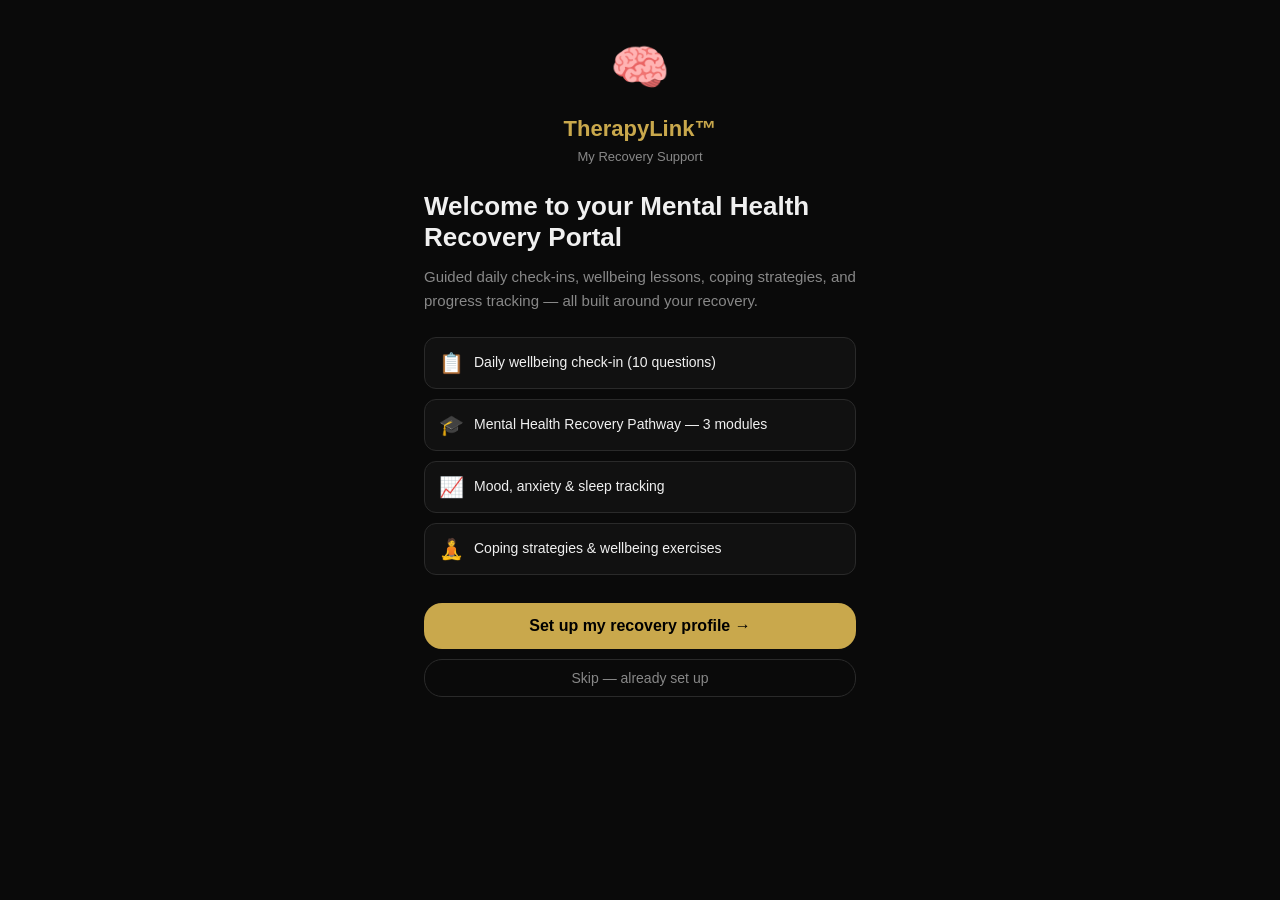
<file: 4p3x_carelink/ap3x/patient-pwa/index.html>
<!DOCTYPE html>
<html lang="en">
<head>
<meta charset="UTF-8"/>
  <link rel="apple-touch-icon" sizes="180x180" href="../../icons/tl-180.png"/>
  <link rel="apple-touch-icon" sizes="152x152" href="../../icons/tl-152.png"/>
  <link rel="apple-touch-icon" sizes="144x144" href="../../icons/tl-144.png"/>
  <link rel="icon" type="image/png" sizes="32x32" href="../../icons/tl-96.png"/>
  <link rel="icon" type="image/png" sizes="192x192" href="../../icons/tl-192.png"/>
  <meta name="apple-mobile-web-app-capable" content="yes"/>
  <meta name="apple-mobile-web-app-status-bar-style" content="black-translucent"/>
  <meta name="apple-mobile-web-app-title" content="TherapyLink™"/>
  <meta name="msapplication-TileImage" content="../../icons/tl-144.png"/>
  <meta name="msapplication-TileColor" content="#0a0a0a"/>
<meta name="viewport" content="width=device-width,initial-scale=1,maximum-scale=1,user-scalable=no"/>
<meta name="theme-color" content="#c9a84c"/>
<meta name="description" content="TherapyLink™ Patient Recovery PWA — daily check-ins, mental health lessons, coping strategies and progress tracking."/>


<title>TherapyLink™ — My Recovery Support</title>
<link rel="manifest" href="./manifest.json"/>
<link rel="stylesheet" href="./patient.css"/>
</head>
<body class="theme-dark">

<!-- Portal shell — patient-app.js loads all content dynamically -->
<div id="app-root">
  <div id="loading-screen" style="display:flex;flex-direction:column;align-items:center;justify-content:center;min-height:100dvh;gap:16px;background:#0a0a0a;color:#c9a84c">
    <div style="font-size:56px">🧠</div>
    <div style="font-size:20px;font-weight:800;letter-spacing:-.5px">TherapyLink™</div>
    <div style="font-size:13px;color:#888">Loading your recovery portal…</div>
    <div style="width:48px;height:4px;border-radius:99px;background:#222;overflow:hidden;margin-top:8px">
      <div style="height:100%;background:#c9a84c;border-radius:99px;animation:load 1.2s ease infinite"></div>
    </div>
    <style>@keyframes load{0%{width:0%}100%{width:100%}}</style>
  </div>
  <div id="onboarding" style="display:none"></div>
  <div id="portal-root" style="display:none"></div>
</div>

<div class="toast hidden" id="toast"></div>

<script>
// Register service worker for offline/installable PWA
if ('serviceWorker' in navigator) {
  window.addEventListener('load', () => {
    navigator.serviceWorker.register('./ap3x-sw.js')
      .then(reg => console.log('[4P3X SW] Registered:', reg.scope))
      .catch(err => console.warn('[4P3X SW] Registration failed:', err));
  });
}
</script>
<script src="./patient-app.js?v=3"></script>
</body>
</html>
</file>
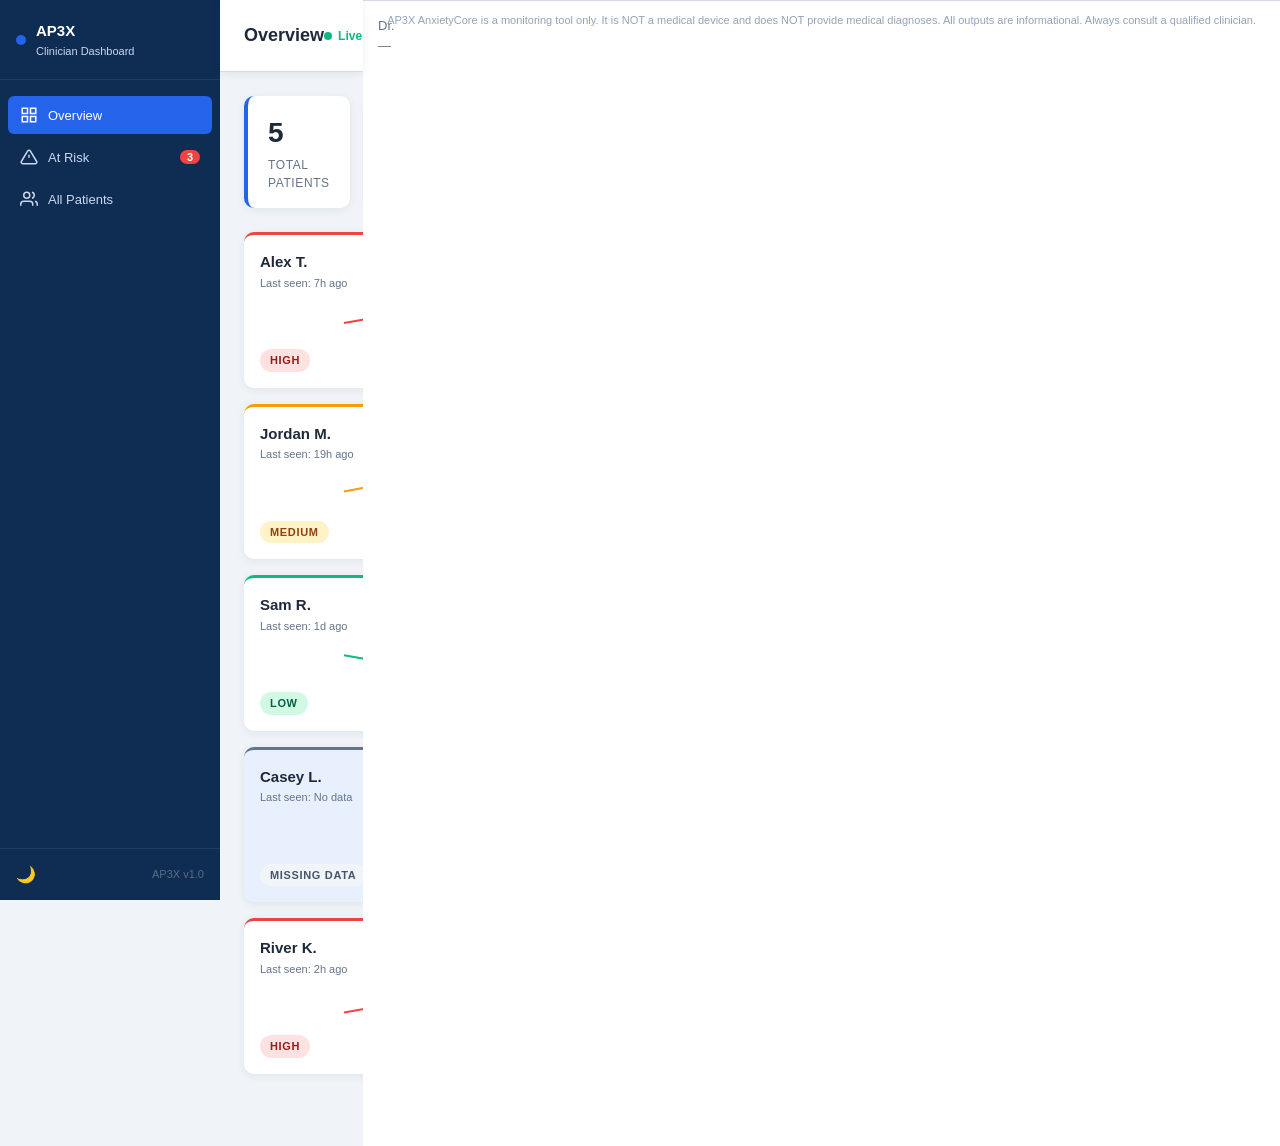
<file: fourpaws_original/fourpaws_project/ap3x/clinician-dashboard/index.html>
<!DOCTYPE html>
<html lang="en">
<head>
  <meta charset="UTF-8" />
  <meta name="viewport" content="width=device-width, initial-scale=1.0" />
  <title>AP3X — Clinician Dashboard</title>
  <link rel="stylesheet" href="./clinician.css" />
</head>
<body data-theme="light">

  <!-- ── Sidebar ────────────────────────────────────────────── -->
  <aside class="sidebar" id="sidebar">
    <div class="sidebar-brand">
      <span class="brand-dot"></span>
      <div>
        <div class="brand-name">AP3X</div>
        <div class="brand-sub">Clinician Dashboard</div>
      </div>
    </div>

    <nav class="sidebar-nav">
      <button class="nav-item active" data-view="overview">
        <svg width="18" height="18" viewBox="0 0 24 24" fill="none" stroke="currentColor" stroke-width="2">
          <rect x="3" y="3" width="7" height="7"/><rect x="14" y="3" width="7" height="7"/>
          <rect x="14" y="14" width="7" height="7"/><rect x="3" y="14" width="7" height="7"/>
        </svg>
        Overview
      </button>
      <button class="nav-item" data-view="at-risk">
        <svg width="18" height="18" viewBox="0 0 24 24" fill="none" stroke="currentColor" stroke-width="2">
          <path d="M10.29 3.86L1.82 18a2 2 0 0 0 1.71 3h16.94a2 2 0 0 0 1.71-3L13.71 3.86a2 2 0 0 0-3.42 0z"/>
          <line x1="12" y1="9" x2="12" y2="13"/><line x1="12" y1="17" x2="12.01" y2="17"/>
        </svg>
        At Risk
        <span class="nav-badge" id="at-risk-count">0</span>
      </button>
      <button class="nav-item" data-view="patients">
        <svg width="18" height="18" viewBox="0 0 24 24" fill="none" stroke="currentColor" stroke-width="2">
          <path d="M17 21v-2a4 4 0 0 0-4-4H5a4 4 0 0 0-4 4v2"/>
          <circle cx="9" cy="7" r="4"/>
          <path d="M23 21v-2a4 4 0 0 0-3-3.87"/><path d="M16 3.13a4 4 0 0 1 0 7.75"/>
        </svg>
        All Patients
      </button>
    </nav>

    <div class="sidebar-footer">
      <button class="btn-icon-sm" id="theme-toggle-cli" title="Toggle theme">🌙</button>
      <span class="sidebar-version">AP3X v1.0</span>
    </div>
  </aside>

  <!-- ── Main area ──────────────────────────────────────────── -->
  <div class="main-area">

    <!-- Top bar -->
    <header class="topbar">
      <h1 class="topbar-title" id="view-title">Overview</h1>
      <div class="topbar-actions">
        <div class="realtime-indicator" id="realtime-indicator">
          <span class="pulse-dot"></span>
          <span>Live</span>
        </div>
        <span class="topbar-clinician">Dr. —</span>
      </div>
    </header>

    <!-- ── View: Overview ─────────────────────────────────── -->
    <section id="view-overview" class="view-section active">

      <!-- Stats row -->
      <div class="stats-row" id="stats-row">
        <div class="stat-card">
          <div class="stat-value" id="stat-total">—</div>
          <div class="stat-label">Total Patients</div>
        </div>
        <div class="stat-card stat-warning">
          <div class="stat-value" id="stat-at-risk">—</div>
          <div class="stat-label">At Risk</div>
        </div>
        <div class="stat-card stat-danger">
          <div class="stat-value" id="stat-critical">—</div>
          <div class="stat-label">Critical</div>
        </div>
        <div class="stat-card stat-muted">
          <div class="stat-value" id="stat-missing">—</div>
          <div class="stat-label">Missing Data</div>
        </div>
      </div>

      <!-- Patient cards grid -->
      <div class="patient-grid" id="overview-patient-grid">
        <div class="loading-state">Loading patient data…</div>
      </div>
    </section>

    <!-- ── View: At Risk ──────────────────────────────────── -->
    <section id="view-at-risk" class="view-section hidden">
      <p class="view-desc">Patients with HIGH, CRITICAL, or MISSING DATA status.</p>
      <div class="patient-grid" id="at-risk-grid">
        <p class="empty-state">No at-risk patients at this time.</p>
      </div>
    </section>

    <!-- ── View: All Patients ─────────────────────────────── -->
    <section id="view-patients" class="view-section hidden">
      <div class="table-toolbar">
        <input type="search" id="patient-search" class="search-input" placeholder="Search patients…" />
        <select id="risk-filter" class="filter-select">
          <option value="">All risk levels</option>
          <option value="LOW">Low</option>
          <option value="MEDIUM">Medium</option>
          <option value="HIGH">High</option>
          <option value="CRITICAL">Critical</option>
          <option value="MISSING_DATA">Missing Data</option>
        </select>
      </div>
      <div class="patient-table-wrap">
        <table class="patient-table" id="patient-table">
          <thead>
            <tr>
              <th>Patient</th>
              <th>Last Check-in</th>
              <th>Latest Score</th>
              <th>Risk</th>
              <th>Trend</th>
              <th>Actions</th>
            </tr>
          </thead>
          <tbody id="patient-table-body">
            <tr><td colspan="6" class="empty-state">Loading…</td></tr>
          </tbody>
        </table>
      </div>
    </section>

    <!-- ── Patient Detail Panel (slides in) ──────────────── -->
    <div class="detail-panel hidden" id="detail-panel">
      <div class="detail-inner">
        <div class="detail-header">
          <div>
            <h2 class="detail-name" id="detail-name">—</h2>
            <div class="detail-meta" id="detail-meta">—</div>
          </div>
          <button class="btn-close" id="close-detail">✕</button>
        </div>

        <div class="detail-risk-row">
          <span class="risk-badge" id="detail-risk-badge">—</span>
          <span class="detail-last-seen" id="detail-last-seen">—</span>
        </div>

        <!-- Anxiety timeline chart -->
        <div class="detail-section">
          <h3 class="detail-section-title">Anxiety Timeline</h3>
          <div class="detail-chart-wrap">
            <canvas id="detail-chart" height="140"></canvas>
          </div>
        </div>

        <!-- Mood & triggers -->
        <div class="detail-section">
          <h3 class="detail-section-title">Recent Mood Notes</h3>
          <div id="detail-mood-list" class="detail-list">
            <p class="empty-state">No mood notes.</p>
          </div>
        </div>

        <!-- Active flags -->
        <div class="detail-section">
          <h3 class="detail-section-title">Active Flags</h3>
          <div id="detail-flags" class="flag-list">
            <p class="empty-state">No flags.</p>
          </div>
        </div>

        <!-- Clinician notes -->
        <div class="detail-section">
          <h3 class="detail-section-title">Clinician Notes</h3>
          <div id="detail-notes-list" class="detail-list"></div>
          <textarea id="new-note-input" class="form-textarea"
            placeholder="Add a clinician note…" rows="3"></textarea>
          <div class="note-actions">
            <select id="follow-up-status" class="filter-select small">
              <option value="">No follow-up action</option>
              <option value="MONITOR">Monitor closely</option>
              <option value="REVIEW">Schedule review</option>
              <option value="URGENT">Urgent contact</option>
            </select>
            <button class="btn-primary small" id="save-note-btn">Save Note</button>
          </div>
        </div>
      </div>
    </div>

  </div>

  <!-- ── Footer disclaimer ──────────────────────────────────── -->
  <footer class="cli-footer">
    <p id="cli-disclaimer"></p>
  </footer>

  <script type="module" src="./clinician-app.js"></script>
</body>
</html>
</file>
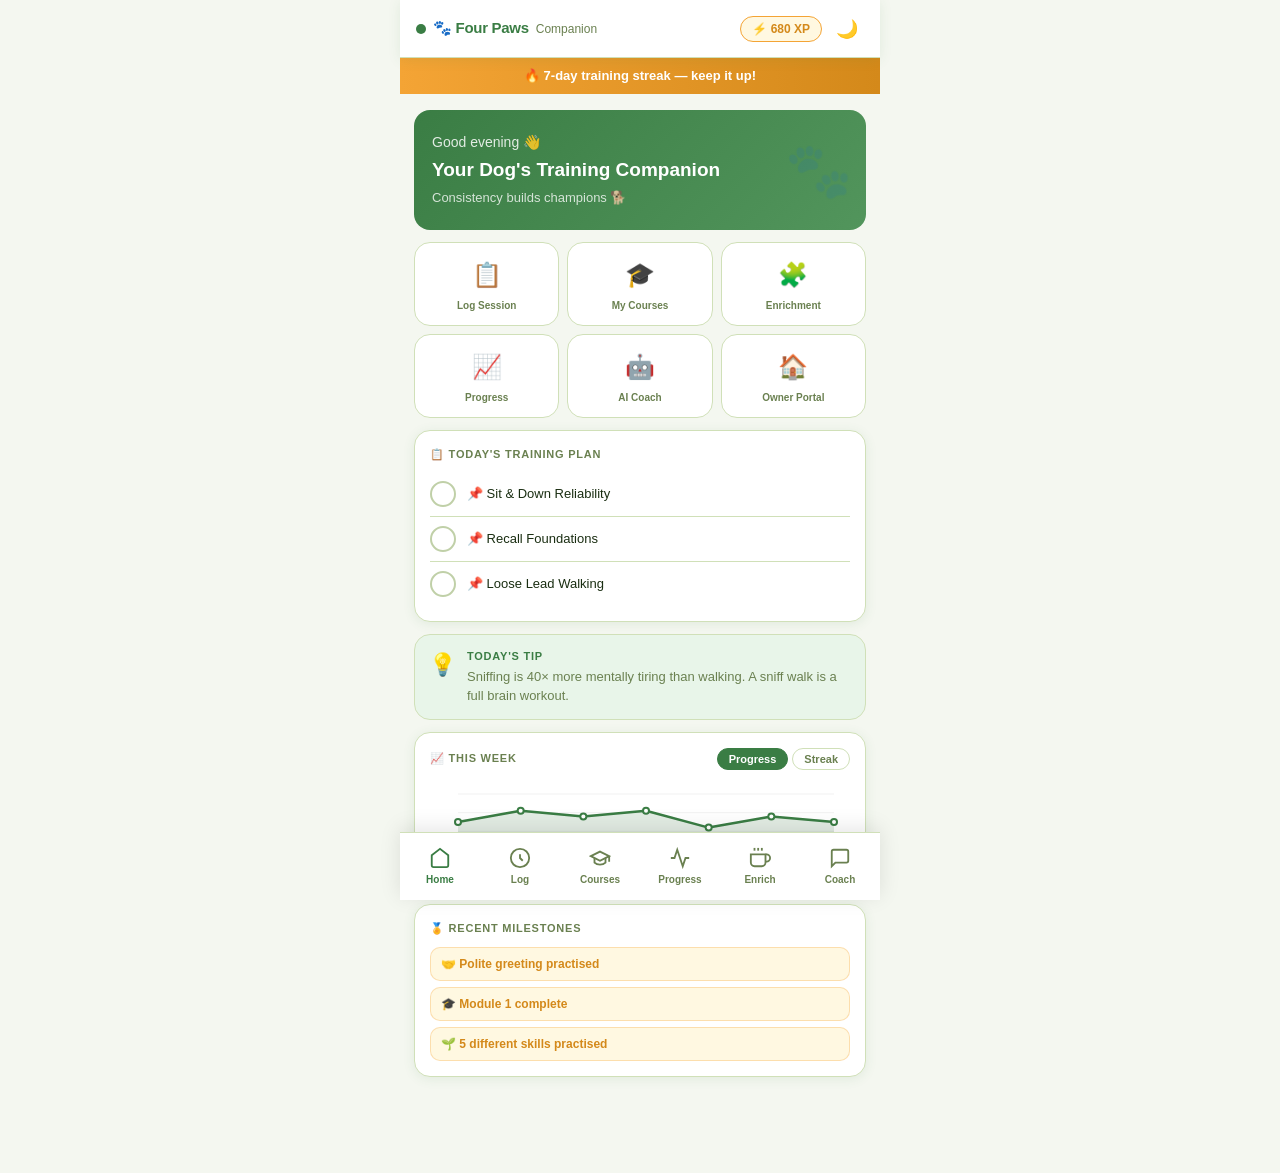
<file: fourpaws_original/fourpaws_project/ap3x/companion/index.html>
<!DOCTYPE html>
<html lang="en">
<head>
<meta charset="UTF-8"/>
<meta name="viewport" content="width=device-width,initial-scale=1,maximum-scale=1"/>
<meta name="theme-color" content="#3a7d44"/>
<title>🐾 Training Companion — Home</title>
<link rel="manifest" href="./manifest.json"/>
<link rel="stylesheet" href="./app.css"/>
<style>
.home-hero {
  background:linear-gradient(135deg,var(--primary),#52955c);
  border-radius:var(--r); padding:22px 18px; color:#fff;
  margin-bottom:12px; position:relative; overflow:hidden;
}
.home-hero::after {
  content:'🐾'; position:absolute; right:14px; top:50%;
  transform:translateY(-50%); font-size:54px; opacity:.14; pointer-events:none;
}
.hero-greeting { font-size:14px; opacity:.85; margin-bottom:3px; }
.hero-dog { font-size:19px; font-weight:800; margin-bottom:4px; }
.hero-sub { font-size:13px; opacity:.78; }

.quick-row { display:grid; grid-template-columns:repeat(3,1fr); gap:8px; margin-bottom:12px; }
.quick-card {
  background:var(--surface); border:1.5px solid var(--border);
  border-radius:var(--r); padding:14px 6px 12px;
  display:flex; flex-direction:column; align-items:center; gap:5px;
  cursor:pointer; transition:all var(--t); text-decoration:none; color:var(--text);
}
.quick-card:hover { border-color:var(--primary); background:var(--primary-xl); }
.quick-card:active { transform:scale(.96); }
.qc-icon { font-size:24px; }
.qc-label { font-size:10px; font-weight:700; color:var(--muted); text-align:center; }

.task-item { display:flex; align-items:center; gap:11px; padding:9px 0; border-bottom:1px solid var(--border); }
.task-item:last-child { border-bottom:none; }
.task-check {
  width:26px; height:26px; border-radius:50%; border:2px solid var(--border2);
  background:none; cursor:pointer; font-size:13px; font-weight:700;
  display:flex; align-items:center; justify-content:center;
  transition:all var(--t); flex-shrink:0; color:var(--text);
}
.task-check.done { background:var(--primary); border-color:var(--primary); color:#fff; }
.task-label { font-size:13px; flex:1; }
.task-label.done { text-decoration:line-through; opacity:.45; }

.milestone-strip { display:flex; flex-direction:column; gap:6px; }
.milestone-chip {
  display:flex; align-items:center; gap:8px;
  padding:7px 10px; border-radius:var(--rs);
  background:var(--accent-xl); border:1px solid rgba(244,164,53,.3);
  font-size:12px; font-weight:600; color:var(--accent-d);
}
.milestone-chip.locked { background:var(--surface2); border-color:var(--border); color:var(--muted); opacity:.6; }
</style>
</head>
<body class="theme-light" data-page="home">

<header class="fp-header">
  <div class="header-left">
    <div class="brand-mark">
      <span class="brand-dot"></span>
      <span class="brand-name">🐾 Four Paws</span>
      <span class="brand-page">Companion</span>
    </div>
  </div>
  <div class="header-right">
    <span class="xp-chip" id="xp-chip">⚡ 0 XP</span>
    <button class="btn-icon" id="theme-toggle">🌙</button>
  </div>
</header>

<div id="streak-banner" class="streak-banner" style="display:none">
  <span id="streak-text"></span>
</div>

<main class="page-shell animate-in">

  <div class="home-hero">
    <div class="hero-greeting" id="hero-greeting">Good morning 👋</div>
    <div class="hero-dog" id="hero-dog">Your Training Companion</div>
    <div class="hero-sub">Consistency builds champions 🐕</div>
  </div>

  <div class="quick-row">
    <a href="./log.html" class="quick-card"><span class="qc-icon">📋</span><span class="qc-label">Log Session</span></a>
    <a href="./course-picker.html" class="quick-card"><span class="qc-icon">🎓</span><span class="qc-label">My Courses</span></a>
    <a href="./enrichment.html" class="quick-card"><span class="qc-icon">🧩</span><span class="qc-label">Enrichment</span></a>
    <a href="./progress.html" class="quick-card"><span class="qc-icon">📈</span><span class="qc-label">Progress</span></a>
    <a href="./coach.html" class="quick-card"><span class="qc-icon">🤖</span><span class="qc-label">AI Coach</span></a>
    <a href="/owner" class="quick-card"><span class="qc-icon">🏠</span><span class="qc-label">Owner Portal</span></a>
  </div>

  <div class="card">
    <div class="card-label">📋 Today's Training Plan</div>
    <div id="today-tasks"></div>
  </div>

  <div class="insight-card">
    <div class="insight-icon">💡</div>
    <div>
      <div class="insight-title">Today's Tip</div>
      <div class="insight-text" id="tip-text">Loading…</div>
    </div>
  </div>

  <div class="card">
    <div class="card-label-row">
      <span class="card-label">📈 This Week</span>
      <div class="mini-tabs" id="chart-tabs">
        <button class="mini-tab active" onclick="switchChart('progress',this)">Progress</button>
        <button class="mini-tab" onclick="switchChart('streak',this)">Streak</button>
      </div>
    </div>
    <canvas id="home-chart" height="80" style="width:100%"></canvas>
  </div>

  <div class="card">
    <div class="card-label">🏅 Recent Milestones</div>
    <div id="milestone-strip" class="milestone-strip"></div>
  </div>

</main>

<div id="fp-nav"></div>

<script src="./app-shared.js"></script>
<script>
document.addEventListener('DOMContentLoaded', () => {
  // Greeting
  const h = new Date().getHours();
  $('hero-greeting').textContent = (h<12?'Good morning':h<17?'Good afternoon':'Good evening') + ' 👋';
  $('hero-dog').textContent = APP.dogName + '\'s Training Companion';

  // Tip
  $('tip-text').textContent = TIPS[new Date().getDate() % TIPS.length];

  // Today tasks from current module
  const curMod = getCurrentModule();
  const taskLabels = curMod ? curMod.lessons.slice(0,3).map(l=>'📌 '+l.name) : ['🧠 10 marker word reps','📣 10 recall calls in garden','😌 5-min settle on mat'];
  const tasks = APP.tasks;
  $('today-tasks').innerHTML = taskLabels.map((t,i)=>`
    <div class="task-item">
      <button class="task-check ${tasks[i]?'done':''}" onclick="toggleTask(${i})">${tasks[i]?'✓':''}</button>
      <span class="task-label ${tasks[i]?'done':''}">${t}</span>
    </div>`).join('');

  // Milestones
  const recent = getMilestones().filter(m=>m.unlocked).slice(-3);
  $('milestone-strip').innerHTML = recent.length
    ? recent.map(m=>`<div class="milestone-chip">${m.icon} ${m.label}</div>`).join('')
    : '<div class="milestone-chip locked">🔒 Complete your first lesson to unlock milestones</div>';

  // Chart
  setTimeout(()=>renderChart('progress'), 60);
});

function getCurrentModule() {
  for (const mod of CURRICULUM) {
    if (!mod.lessons.every(l=>APP.completedLessons.includes(l.id))) return mod;
  }
  return CURRICULUM[CURRICULUM.length-1];
}

let chartType = 'progress';
function switchChart(type, btn) {
  chartType = type;
  qsa('#chart-tabs .mini-tab').forEach(b=>b.classList.remove('active'));
  if (btn) btn.classList.add('active');
  renderChart(type);
}
function renderChart(type) {
  const recent = APP.sessions.slice(0,7).reverse();
  const labels = recent.map(s=>['Su','Mo','Tu','We','Th','Fr','Sa'][new Date(s.date).getDay()]);
  const data   = type==='streak' ? recent.map((_,i)=>i+1) : recent.map(s=>10-(s.score||5));
  drawChart($('home-chart'), labels, data, '#3a7d44', 'rgba(58,125,68,.14)', 90);
}

function toggleTask(i) {
  const tasks = APP.tasks;
  tasks[i] = !tasks[i];
  APP.saveTask(i, tasks[i]);
  if (tasks[i]) { save('fp_xp', APP.xp+10); updateXP(); showToast('✅ Task done! +10 XP'); }
  location.reload();
}
</script>
</body>
</html>
</file>
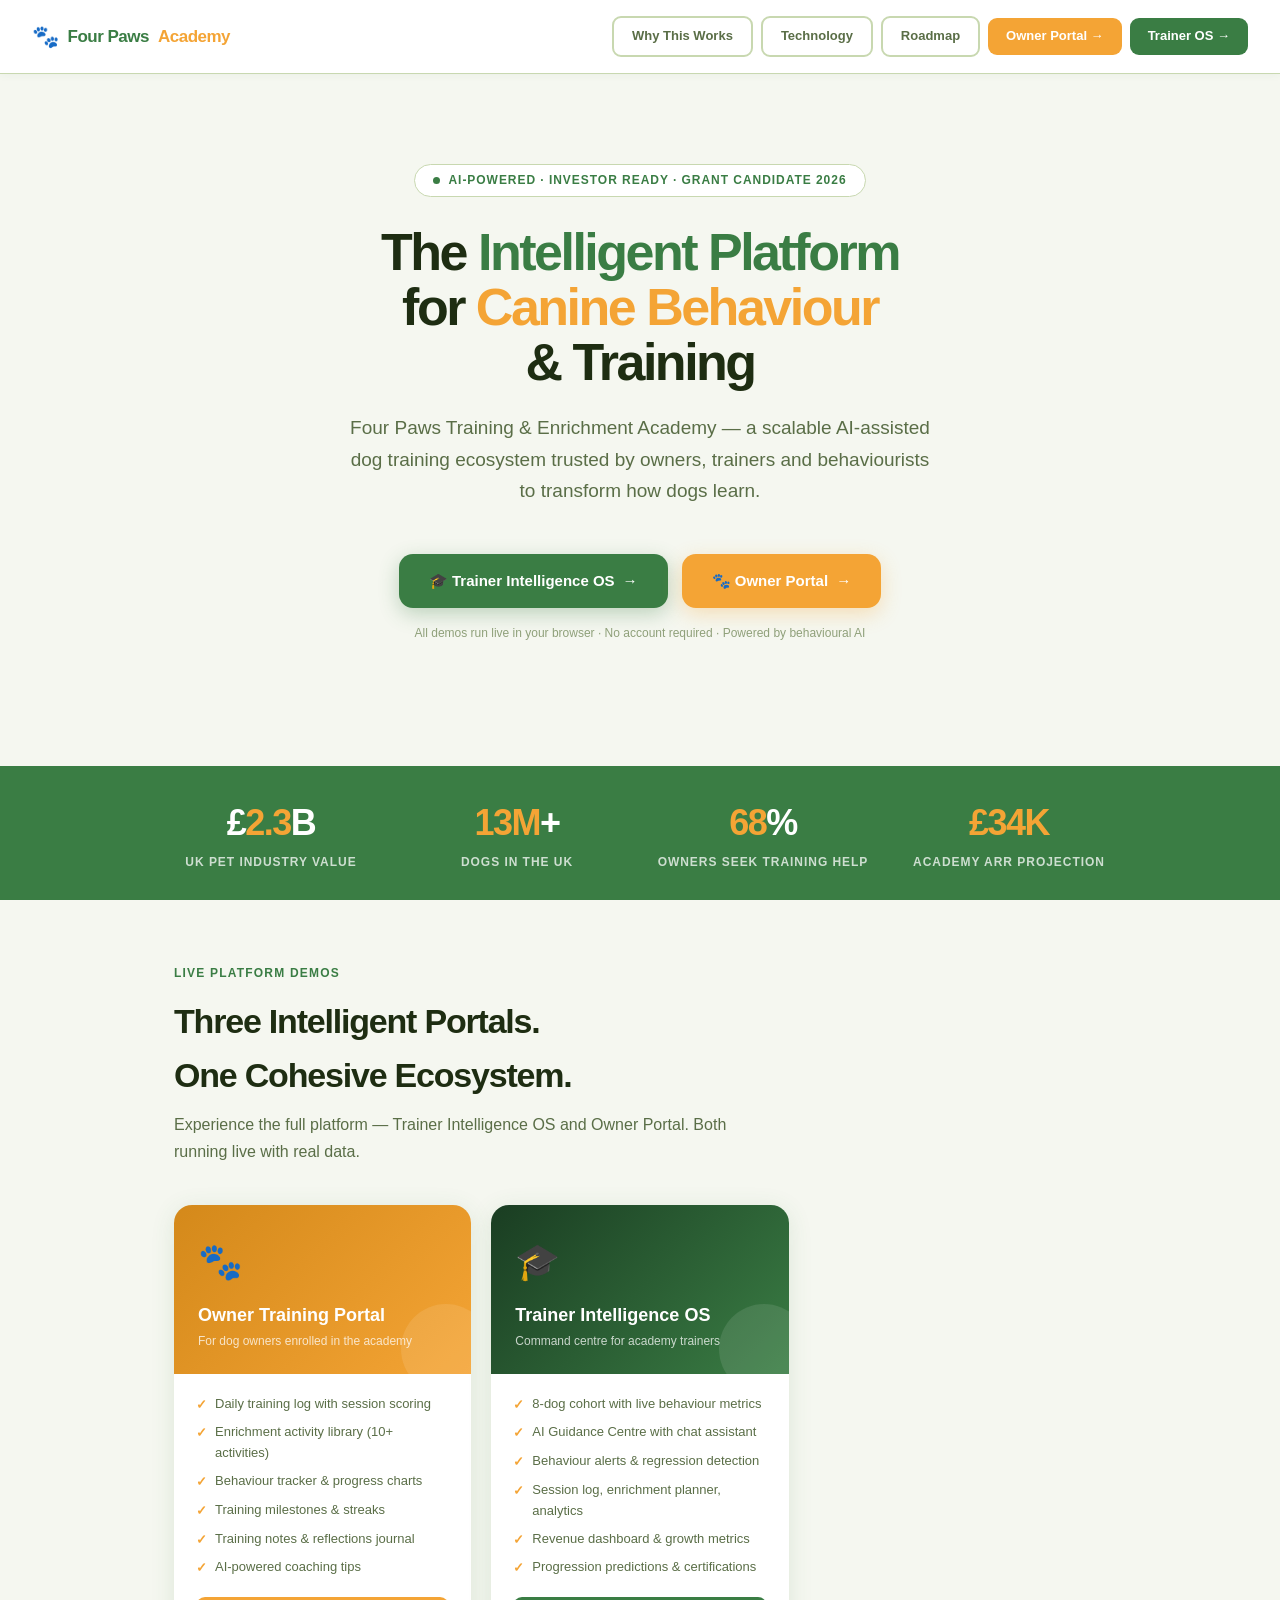
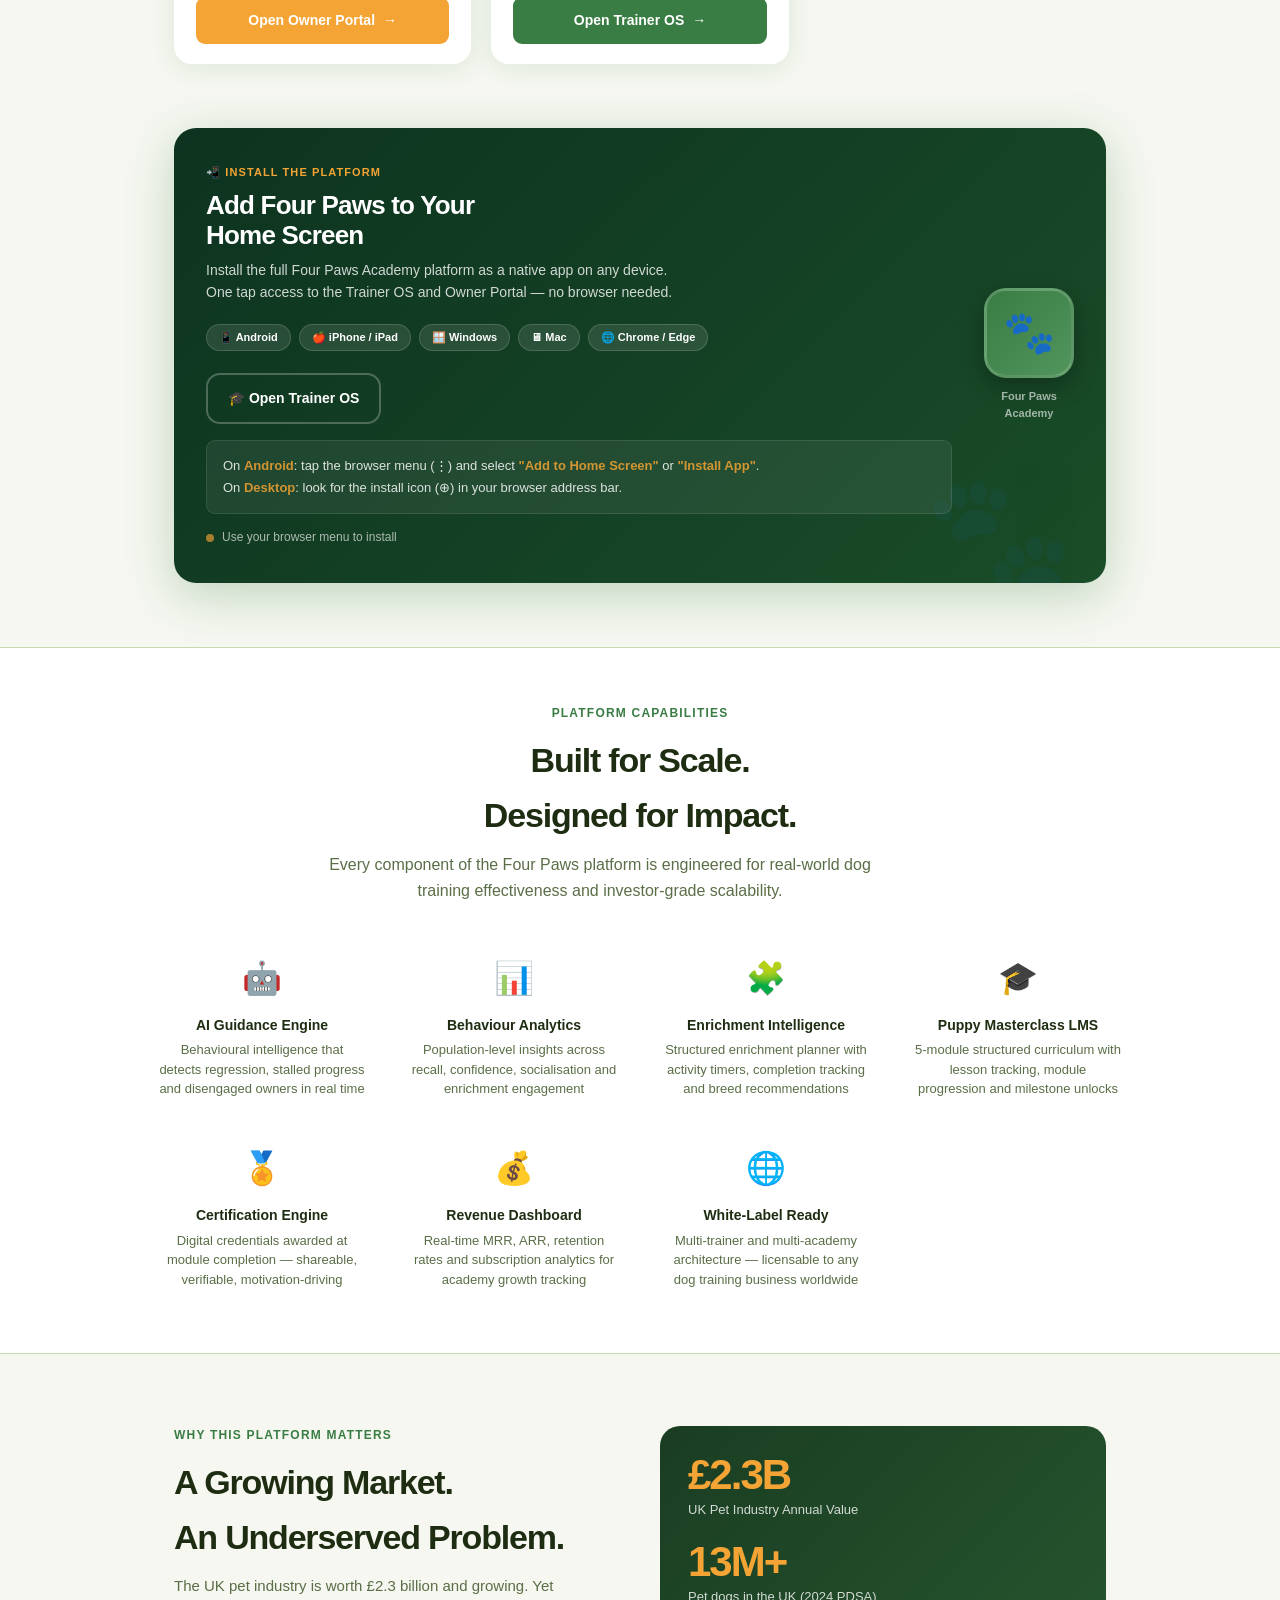
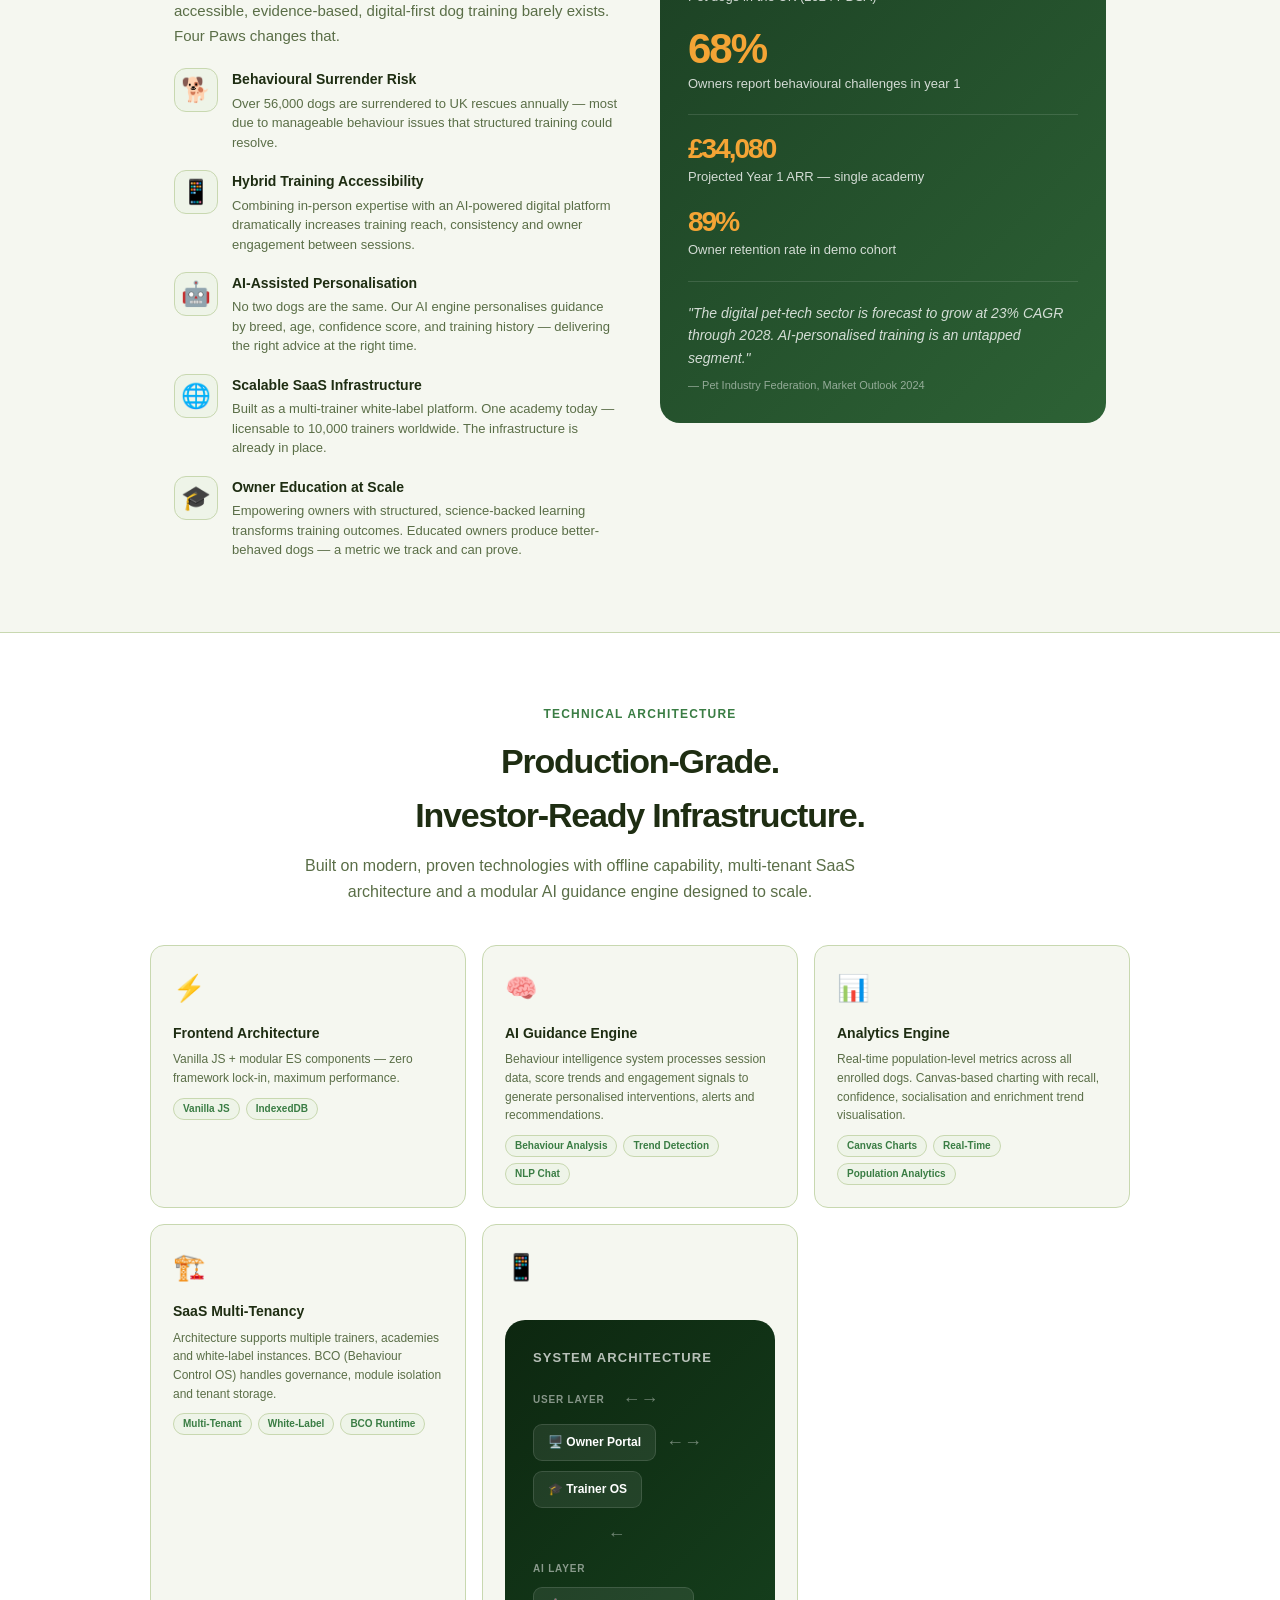
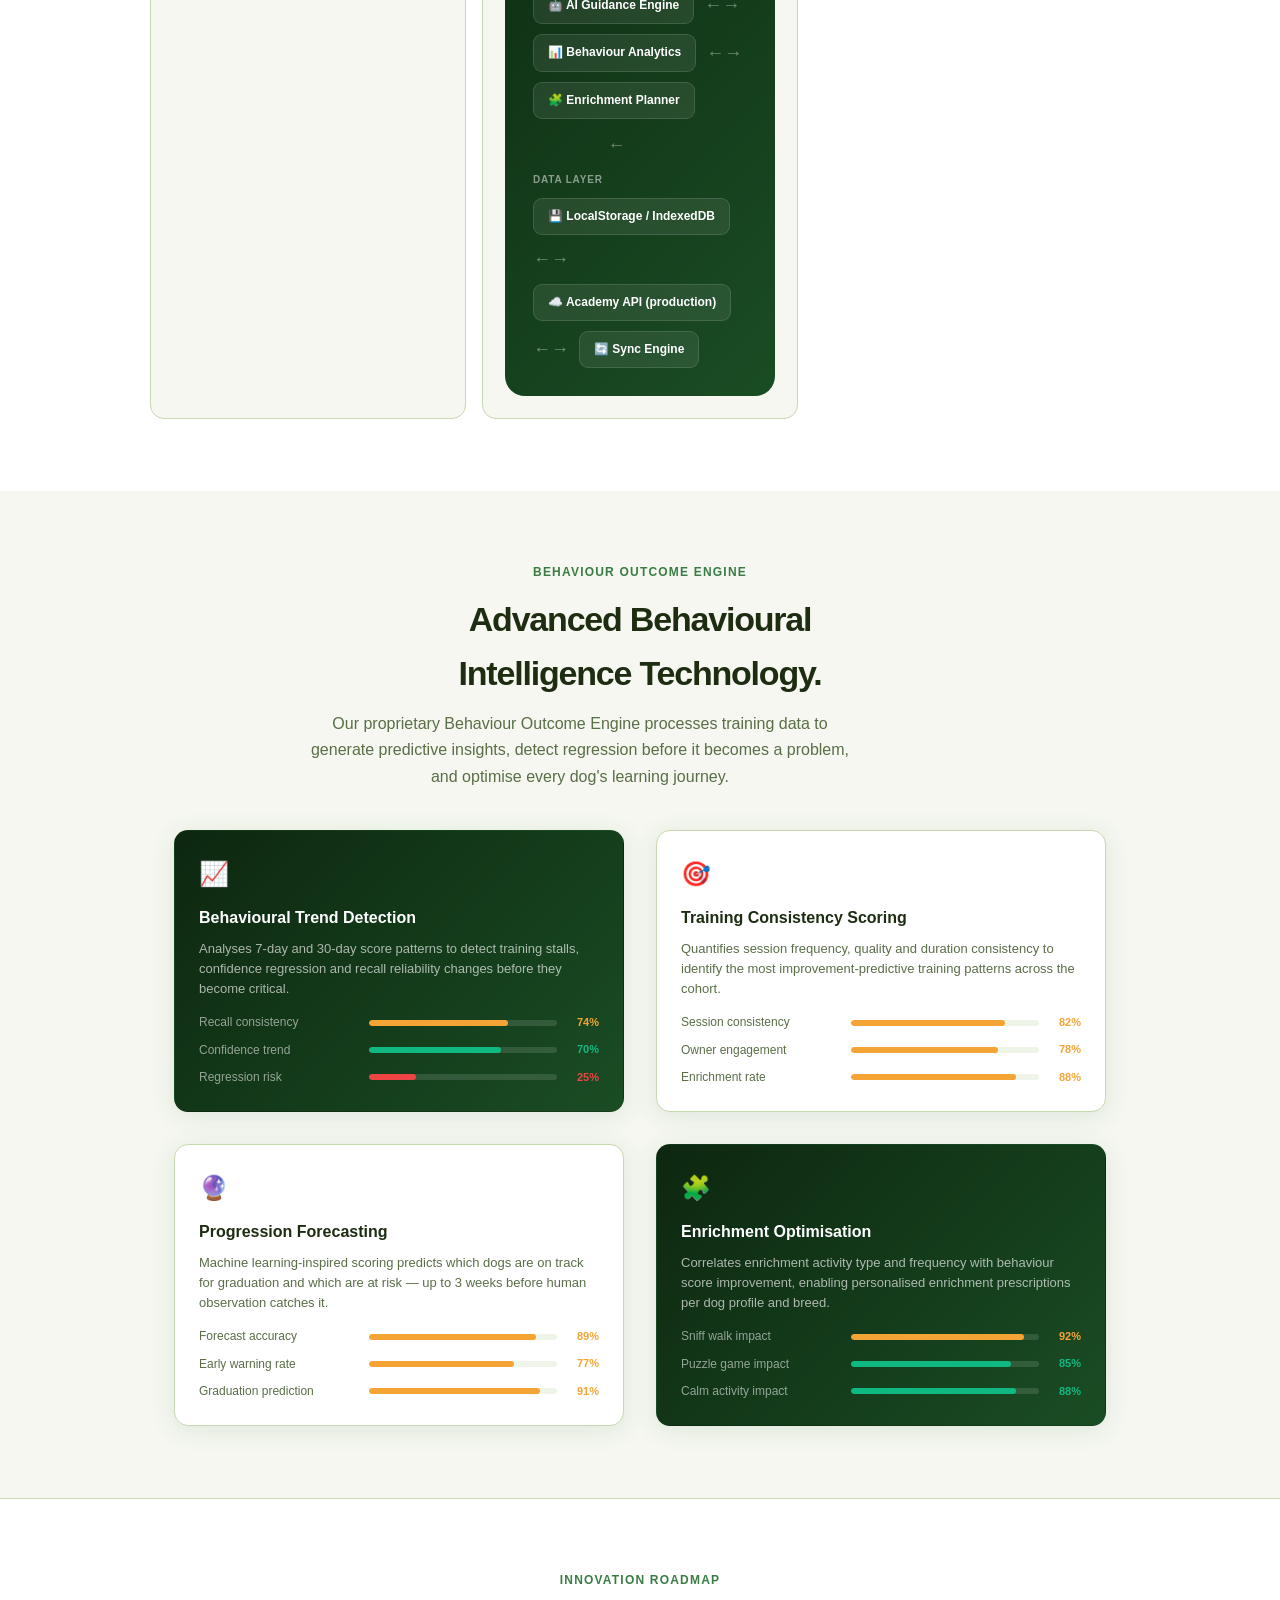
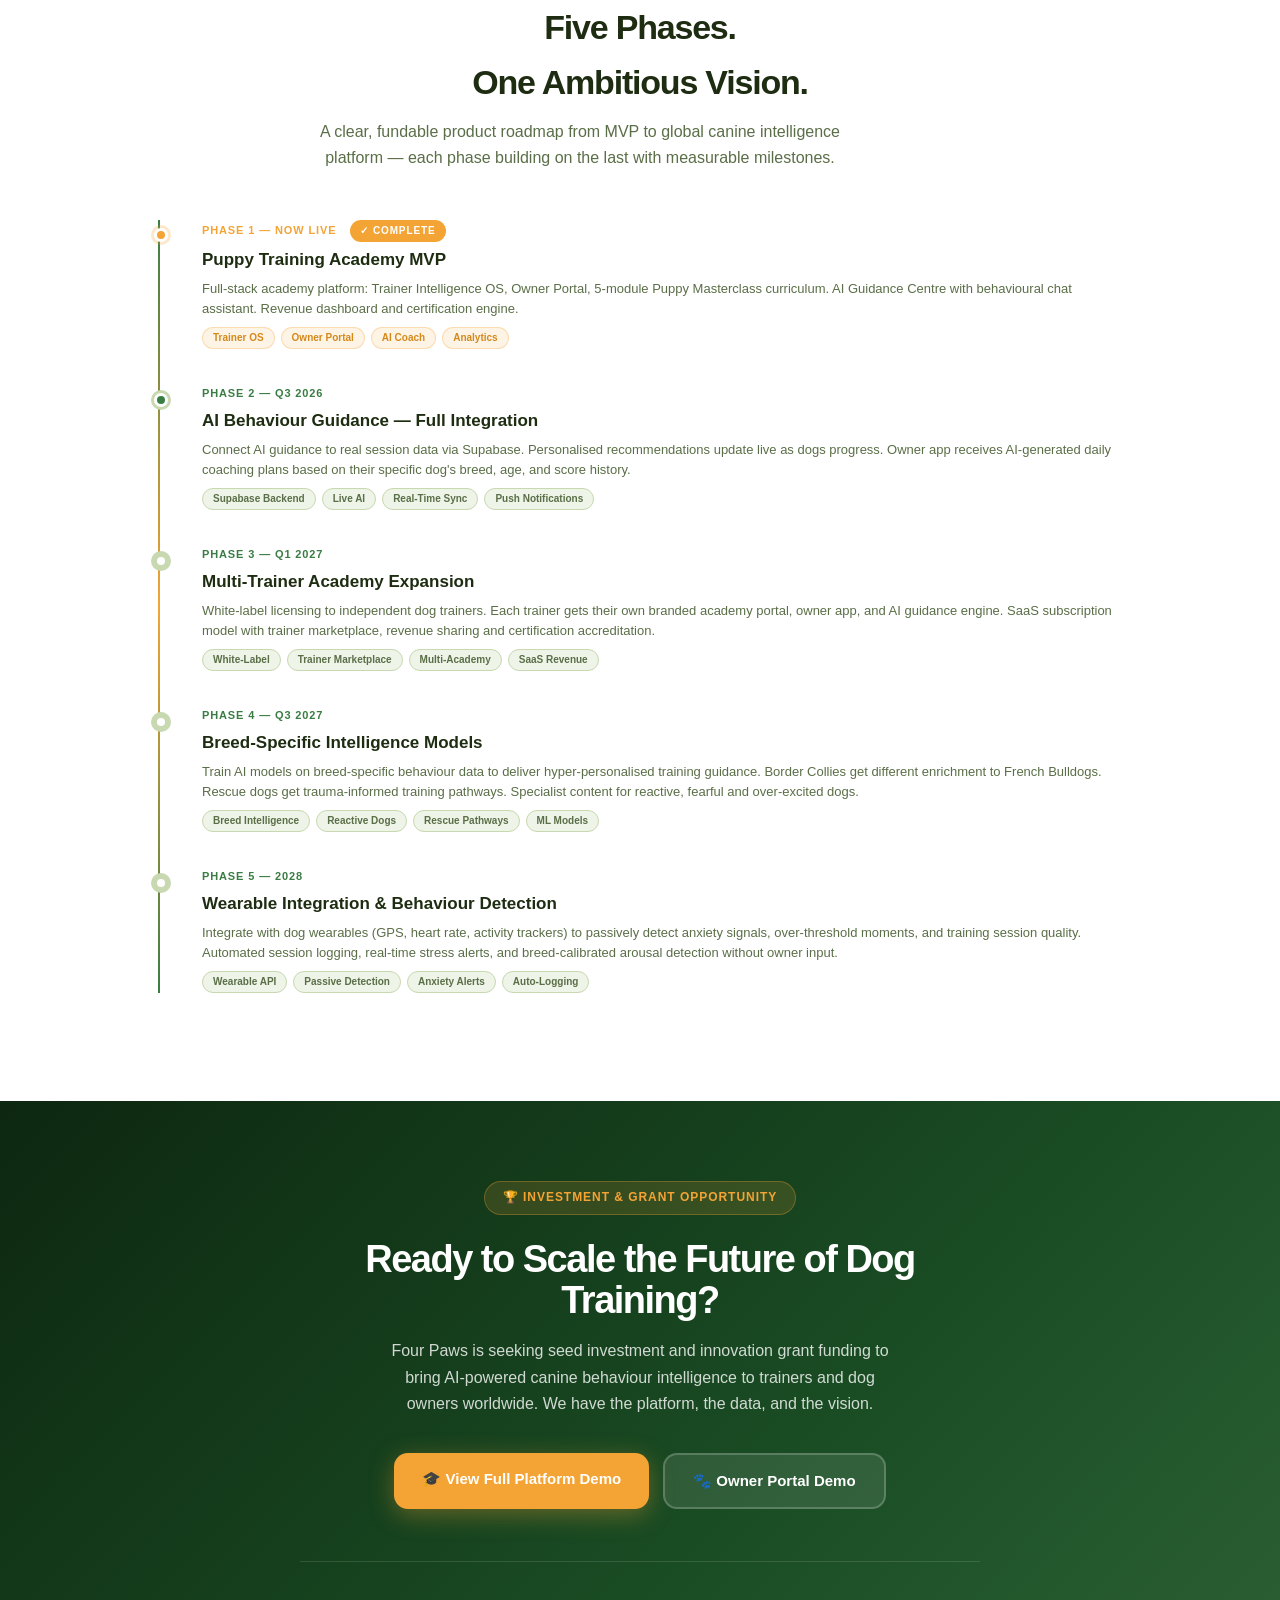
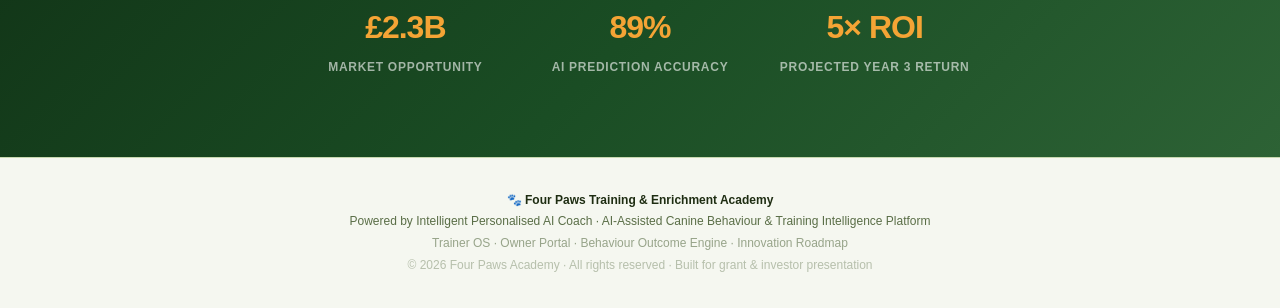
<file: fourpaws_original/fourpaws_project/ap3x/demo/index.html>
<!DOCTYPE html>
<html lang="en">
<head>
<meta charset="UTF-8"/>
<meta name="viewport" content="width=device-width,initial-scale=1"/>
<meta name="description" content="Four Paws Training & Enrichment Academy — AI-Assisted Canine Behaviour & Training Intelligence Platform"/>
<title>Four Paws Training & Enrichment Academy</title>
<style>
:root{
  --bg:#f5f7f0;--surface:#fff;--surface2:#eef4e8;--border:#c8d8b0;
  --primary:#3a7d44;--primary-d:#2d6235;--accent:#f4a435;--accent-d:#d4891a;
  --text:#1e2d12;--muted:#5a6e47;--light:#8fa07a;
  --r:14px;--rs:9px;--shadow:0 4px 24px rgba(58,125,68,.12);--t:.2s ease;
}
*,*::before,*::after{box-sizing:border-box;margin:0;padding:0}
body{font-family:-apple-system,BlinkMacSystemFont,"Segoe UI",Roboto,sans-serif;background:var(--bg);color:var(--text);min-height:100vh;line-height:1.6}
a{color:inherit;text-decoration:none}
img{max-width:100%}

/* ── Nav ── */
.navbar{display:flex;align-items:center;justify-content:space-between;padding:16px 32px;background:var(--surface);border-bottom:1px solid var(--border);position:sticky;top:0;z-index:50;box-shadow:0 1px 8px rgba(58,125,68,.06)}
.nav-logo{display:flex;align-items:center;gap:9px;font-size:17px;font-weight:900;color:var(--primary);letter-spacing:-0.5px}
.nav-logo-paw{font-size:22px}
.nav-logo span{color:var(--accent)}
.nav-links{display:flex;gap:8px;align-items:center}
.nav-link{padding:8px 18px;border-radius:var(--rs);font-size:13px;font-weight:600;cursor:pointer;text-decoration:none;transition:all var(--t);border:none}
.nav-link.outline{border:2px solid var(--border);background:transparent;color:var(--muted)}
.nav-link.outline:hover{border-color:var(--primary);color:var(--primary)}
.nav-link.owner{background:var(--accent);color:#fff}
.nav-link.owner:hover{background:var(--accent-d)}
.nav-link.trainer{background:var(--primary);color:#fff}
.nav-link.trainer:hover{background:var(--primary-d)}

/* ── Hero ── */
.hero{padding:90px 24px 70px;text-align:center;max-width:780px;margin:0 auto}
.hero-eyebrow{display:inline-flex;align-items:center;gap:8px;background:var(--surface);border:1.5px solid var(--border);border-radius:99px;padding:6px 18px;font-size:12px;font-weight:700;color:var(--primary);text-transform:uppercase;letter-spacing:.08em;margin-bottom:28px}
.hero-eyebrow-dot{width:7px;height:7px;border-radius:50%;background:var(--primary);animation:pulse 2s infinite}
@keyframes pulse{0%,100%{opacity:1;transform:scale(1)}50%{opacity:.5;transform:scale(1.3)}}
.hero-title{font-size:52px;font-weight:900;color:var(--text);line-height:1.06;margin-bottom:22px;letter-spacing:-2.5px}
.hero-title .hl{color:var(--primary)}
.hero-title .hl2{color:var(--accent)}
.hero-sub{font-size:19px;color:var(--muted);max-width:580px;margin:0 auto 48px;line-height:1.65}
.hero-cta{display:flex;gap:14px;justify-content:center;flex-wrap:wrap;margin-bottom:52px}
.cta-btn{padding:15px 30px;border-radius:var(--r);font-size:15px;font-weight:700;cursor:pointer;text-decoration:none;transition:all var(--t);border:none;display:inline-flex;align-items:center;gap:8px}
.cta-btn.primary{background:var(--primary);color:#fff;box-shadow:0 6px 20px rgba(58,125,68,.3)}
.cta-btn.primary:hover{background:var(--primary-d);transform:translateY(-2px);box-shadow:0 10px 28px rgba(58,125,68,.36)}
.cta-btn.accent{background:var(--accent);color:#fff;box-shadow:0 6px 20px rgba(244,164,53,.3)}
.cta-btn.accent:hover{background:var(--accent-d);transform:translateY(-2px)}
.cta-btn.outline{background:transparent;border:2px solid var(--border);color:var(--muted)}
.cta-btn.outline:hover{border-color:var(--primary);color:var(--primary)}
.hero-note{font-size:12px;color:var(--light);margin-top:-36px;margin-bottom:52px}

/* ── Stats strip ── */
.stats-strip{background:var(--primary);padding:28px 24px}
.stats-inner{max-width:960px;margin:0 auto;display:grid;grid-template-columns:repeat(4,1fr);gap:24px;text-align:center}
.stat-item{color:#fff}
.stat-num{font-size:36px;font-weight:900;letter-spacing:-1.5px;color:#fff}
.stat-num span{color:var(--accent)}
.stat-lbl{font-size:12px;opacity:.75;text-transform:uppercase;letter-spacing:.08em;font-weight:600;margin-top:2px}

/* ── Demo buttons ── */
.demo-section{max-width:980px;margin:0 auto;padding:64px 24px}
.section-eyebrow{font-size:12px;font-weight:700;color:var(--primary);text-transform:uppercase;letter-spacing:.1em;margin-bottom:10px}
.section-title-lg{font-size:34px;font-weight:900;letter-spacing:-1.2px;margin-bottom:10px}
.section-sub-lg{font-size:16px;color:var(--muted);max-width:560px;line-height:1.65;margin-bottom:40px}
.demo-grid{display:grid;grid-template-columns:repeat(3,1fr);gap:20px}
.demo-card{border-radius:18px;overflow:hidden;box-shadow:var(--shadow);transition:all var(--t);text-decoration:none;display:flex;flex-direction:column}
.demo-card:hover{transform:translateY(-4px);box-shadow:0 12px 40px rgba(58,125,68,.2)}
.dc-header{padding:28px 24px 22px;position:relative;overflow:hidden}
.dc-header::after{content:'';position:absolute;bottom:-20px;right:-20px;width:90px;height:90px;border-radius:50%;background:rgba(255,255,255,.1)}
.dc-icon{font-size:36px;margin-bottom:10px;position:relative;z-index:1}
.dc-title{font-size:18px;font-weight:800;color:#fff;position:relative;z-index:1}
.dc-sub{font-size:12px;color:rgba(255,255,255,.75);margin-top:3px;position:relative;z-index:1}
.dc-owner .dc-header{background:linear-gradient(135deg,#d4891a,#f4a435)}
.dc-trainer .dc-header{background:linear-gradient(135deg,#1a3d22,#3a7d44)}
.dc-body{padding:20px 22px;background:var(--surface);flex:1}
.dc-features{list-style:none;display:flex;flex-direction:column;gap:7px;margin-bottom:18px}
.dc-features li{font-size:13px;color:var(--muted);display:flex;align-items:flex-start;gap:8px}
.dc-features li::before{content:"✓";font-weight:700;color:var(--accent);flex-shrink:0;margin-top:1px}
.dc-open-btn{display:flex;align-items:center;justify-content:center;gap:8px;padding:12px;border-radius:var(--rs);font-size:14px;font-weight:700;transition:all var(--t);border:none;cursor:pointer;width:100%}
.dc-open-btn.owner-btn{background:var(--accent);color:#fff}
.dc-open-btn.owner-btn:hover{background:var(--accent-d)}
.dc-open-btn.trainer-btn{background:var(--primary);color:#fff}
.dc-open-btn.trainer-btn:hover{background:var(--primary-d)}
.btn-arr{transition:transform var(--t)}
.dc-open-btn:hover .btn-arr{transform:translateX(4px)}

/* ── Feature strip ── */
.features-section{background:var(--surface);border-top:1px solid var(--border);border-bottom:1px solid var(--border);padding:56px 24px}
.features-inner{max-width:980px;margin:0 auto}
.feature-grid{display:grid;grid-template-columns:repeat(auto-fit,minmax(180px,1fr));gap:28px;margin-top:40px}
.feature-item{text-align:center;padding:8px}
.feature-icon{font-size:32px;margin-bottom:10px}
.feature-name{font-size:14px;font-weight:700;margin-bottom:4px}
.feature-desc{font-size:13px;color:var(--muted);line-height:1.5}

/* ── WHY THIS PLATFORM ── */
.why-section{max-width:980px;margin:0 auto;padding:72px 24px}
.two-col-grid{display:grid;grid-template-columns:1fr 1fr;gap:40px;align-items:start}
.why-points{display:flex;flex-direction:column;gap:18px;margin-top:20px}
.why-point{display:flex;gap:14px;align-items:flex-start}
.wp-icon{font-size:24px;flex-shrink:0;width:44px;height:44px;border-radius:12px;background:var(--surface2);border:1.5px solid var(--border);display:flex;align-items:center;justify-content:center}
.wp-title{font-size:14px;font-weight:700;margin-bottom:3px}
.wp-desc{font-size:13px;color:var(--muted);line-height:1.5}
.market-card{background:linear-gradient(135deg,#1a3d22,#2d6235);border-radius:20px;padding:28px;color:#fff}
.mc-stat{margin-bottom:20px}
.mc-num{font-size:42px;font-weight:900;color:var(--accent);letter-spacing:-2px;line-height:1}
.mc-lbl{font-size:13px;opacity:.8;margin-top:4px}
.mc-divider{height:1px;background:rgba(255,255,255,.12);margin:20px 0}
.mc-quote{font-size:14px;opacity:.8;line-height:1.6;font-style:italic}
.mc-source{font-size:11px;opacity:.5;margin-top:8px}

/* ── TECH ARCHITECTURE ── */
.tech-section{background:var(--surface);border-top:1px solid var(--border);padding:72px 24px}
.tech-inner{max-width:980px;margin:0 auto}
.tech-grid{display:grid;grid-template-columns:repeat(3,1fr);gap:16px;margin-top:40px}
.tech-card{background:var(--bg);border:1.5px solid var(--border);border-radius:var(--r);padding:22px;transition:all var(--t)}
.tech-card:hover{border-color:var(--primary);box-shadow:0 4px 20px rgba(58,125,68,.1)}
.tc-icon{font-size:26px;margin-bottom:12px}
.tc-title{font-size:14px;font-weight:700;margin-bottom:6px}
.tc-desc{font-size:12px;color:var(--muted);line-height:1.55}
.tech-tags{display:flex;flex-wrap:wrap;gap:6px;margin-top:10px}
.tech-tag{padding:2px 9px;border-radius:99px;font-size:10px;font-weight:600;background:var(--surface2);color:var(--primary);border:1px solid var(--border)}
.arch-diagram{background:linear-gradient(135deg,#0d2710,#1a4d24);border-radius:20px;padding:28px;margin-top:32px;color:#fff}
.arch-row{display:flex;gap:10px;align-items:center;margin-bottom:12px;flex-wrap:wrap}
.arch-row:last-child{margin-bottom:0}
.arch-layer{background:rgba(255,255,255,.08);border:1px solid rgba(255,255,255,.12);border-radius:9px;padding:8px 14px;font-size:12px;font-weight:600;color:#fff;white-space:nowrap}
.arch-arrow{color:rgba(255,255,255,.4);font-size:18px;flex-shrink:0}
.arch-label{font-size:10px;opacity:.5;text-transform:uppercase;letter-spacing:.08em;font-weight:700;margin-right:8px}

/* ── BEHAVIOUR OUTCOME ENGINE ── */
.engine-section{max-width:980px;margin:0 auto;padding:72px 24px}
.engine-grid{display:grid;grid-template-columns:1fr 1fr;gap:32px;margin-top:40px}
.engine-card{background:var(--surface);border:1.5px solid var(--border);border-radius:var(--r);padding:24px;box-shadow:var(--shadow)}
.engine-card.dark{background:linear-gradient(135deg,#0d2710,#1a4d24);border-color:transparent;color:#fff}
.ec-icon{font-size:24px;margin-bottom:12px}
.ec-title{font-size:16px;font-weight:800;margin-bottom:8px}
.ec-desc{font-size:13px;color:var(--muted);line-height:1.55}
.engine-card.dark .ec-desc{color:rgba(255,255,255,.65)}
.ec-metrics{display:flex;flex-direction:column;gap:8px;margin-top:14px}
.ec-metric{display:flex;align-items:center;gap:10px}
.ec-metric-label{font-size:12px;color:var(--muted);width:160px;flex-shrink:0}
.engine-card.dark .ec-metric-label{color:rgba(255,255,255,.55)}
.ec-bar{flex:1;height:6px;background:rgba(255,255,255,.12);border-radius:99px;overflow:hidden}
.engine-card:not(.dark) .ec-bar{background:var(--surface2)}
.ec-fill{height:100%;border-radius:99px;background:var(--accent)}
.ec-val{font-size:11px;font-weight:700;width:32px;text-align:right;color:var(--accent)}

/* ── INNOVATION ROADMAP ── */
.roadmap-section{background:var(--surface);border-top:1px solid var(--border);padding:72px 24px}
.roadmap-inner{max-width:980px;margin:0 auto}
.roadmap-timeline{position:relative;margin-top:48px;padding-left:28px}
.roadmap-timeline::before{content:'';position:absolute;left:8px;top:0;bottom:0;width:2px;background:linear-gradient(to bottom,var(--primary),var(--accent),var(--primary))}
.roadmap-item{position:relative;margin-bottom:36px;padding-left:24px}
.roadmap-item::before{content:'';position:absolute;left:-24px;top:8px;width:14px;height:14px;border-radius:50%;background:var(--primary);border:3px solid var(--surface);box-shadow:0 0 0 3px var(--border);transition:all var(--t)}
.roadmap-item.active::before{background:var(--accent);box-shadow:0 0 0 3px rgba(244,164,53,.25)}
.roadmap-item.future::before{background:var(--surface);border-color:var(--border)}
.ri-phase{font-size:11px;font-weight:700;color:var(--primary);text-transform:uppercase;letter-spacing:.08em;margin-bottom:4px}
.roadmap-item.active .ri-phase{color:var(--accent)}
.ri-title{font-size:17px;font-weight:800;margin-bottom:6px}
.ri-desc{font-size:13px;color:var(--muted);line-height:1.55}
.ri-tags{display:flex;gap:6px;flex-wrap:wrap;margin-top:8px}
.ri-tag{padding:2px 10px;border-radius:99px;font-size:10px;font-weight:600;background:var(--surface2);color:var(--muted);border:1px solid var(--border)}
.roadmap-item.active .ri-tag{background:rgba(244,164,53,.12);color:var(--accent-d);border-color:rgba(244,164,53,.3)}
.ri-badge{display:inline-flex;align-items:center;gap:5px;padding:3px 10px;border-radius:99px;font-size:10px;font-weight:700;background:var(--accent);color:#fff;margin-left:10px;vertical-align:middle}

/* ── INVESTOR CTA ── */
.investor-cta{background:linear-gradient(135deg,#0d2710 0%,#1a4d24 60%,#2d6235 100%);padding:80px 24px;text-align:center}
.ic-inner{max-width:680px;margin:0 auto;color:#fff}
.ic-eyebrow{display:inline-flex;align-items:center;gap:8px;background:rgba(244,164,53,.15);border:1px solid rgba(244,164,53,.3);border-radius:99px;padding:6px 18px;font-size:12px;font-weight:700;color:var(--accent);text-transform:uppercase;letter-spacing:.08em;margin-bottom:24px}
.ic-title{font-size:38px;font-weight:900;line-height:1.1;letter-spacing:-1.5px;margin-bottom:16px}
.ic-sub{font-size:16px;opacity:.8;line-height:1.65;margin-bottom:36px;max-width:520px;margin-left:auto;margin-right:auto}
.ic-btns{display:flex;gap:14px;justify-content:center;flex-wrap:wrap}
.ic-btn{padding:14px 28px;border-radius:var(--r);font-size:15px;font-weight:700;cursor:pointer;text-decoration:none;transition:all var(--t);border:none}
.ic-btn.primary{background:var(--accent);color:#fff;box-shadow:0 6px 24px rgba(244,164,53,.35)}
.ic-btn.primary:hover{background:var(--accent-d);transform:translateY(-2px)}
.ic-btn.ghost{background:rgba(255,255,255,.1);color:#fff;border:2px solid rgba(255,255,255,.2)}
.ic-btn.ghost:hover{background:rgba(255,255,255,.18)}
.ic-stats{display:grid;grid-template-columns:repeat(3,1fr);gap:24px;margin-top:52px;padding-top:40px;border-top:1px solid rgba(255,255,255,.12)}
.ic-stat-val{font-size:32px;font-weight:900;color:var(--accent);letter-spacing:-1px}
.ic-stat-lbl{font-size:12px;opacity:.6;text-transform:uppercase;letter-spacing:.06em;font-weight:600;margin-top:4px}

/* ── Footer ── */
footer{padding:32px 24px;text-align:center;font-size:12px;color:var(--muted);border-top:1px solid var(--border);line-height:1.8}
footer strong{color:var(--text)}

/* ── Responsive ── */
@media(max-width:768px){
  .hero-title{font-size:34px;letter-spacing:-1.5px}
  .demo-grid{grid-template-columns:1fr}
  .two-col-grid{grid-template-columns:1fr}
  .tech-grid{grid-template-columns:1fr 1fr}
  .engine-grid{grid-template-columns:1fr}
  .stats-inner{grid-template-columns:repeat(2,1fr)}
  .ic-stats{grid-template-columns:1fr}
  .navbar{padding:12px 16px}
  .nav-links .nav-link.outline{display:none}
}
@media(max-width:480px){
  .tech-grid{grid-template-columns:1fr}
  .stats-inner{grid-template-columns:repeat(2,1fr)}
}

/* ── PWA Install Section ── */
.pwa-section{max-width:980px;margin:0 auto;padding:0 24px 64px}
.pwa-install-wrap{
  background:linear-gradient(135deg,#0d3320,#1a4d28);
  border-radius:22px; padding:36px 32px; color:#fff;
  display:grid; grid-template-columns:1fr auto; gap:32px; align-items:center;
  box-shadow:0 12px 48px rgba(58,125,68,.28); position:relative; overflow:hidden;
}
.pwa-install-wrap::before{
  content:'🐾'; position:absolute; right:32px; bottom:-12px;
  font-size:120px; opacity:.07; pointer-events:none; line-height:1;
}
.pwa-install-content{}
.pwa-eyebrow{font-size:11px;font-weight:700;text-transform:uppercase;letter-spacing:.1em;color:var(--accent);margin-bottom:10px}
.pwa-title{font-size:26px;font-weight:900;letter-spacing:-.8px;margin-bottom:8px;line-height:1.15}
.pwa-desc{font-size:14px;opacity:.8;line-height:1.6;margin-bottom:20px;max-width:480px}
.pwa-device-row{display:flex;gap:8px;flex-wrap:wrap;margin-bottom:22px}
.pwa-device{
  display:flex;align-items:center;gap:5px;
  background:rgba(255,255,255,.1);border:1px solid rgba(255,255,255,.15);
  border-radius:99px;padding:4px 12px;font-size:11px;font-weight:600;
}
.pwa-actions{display:flex;gap:10px;flex-wrap:wrap;align-items:center}
.btn-pwa-install{
  display:inline-flex;align-items:center;gap:8px;
  padding:14px 26px;border-radius:var(--r);
  background:var(--accent);color:#fff;border:none;
  font-size:15px;font-weight:700;cursor:pointer;
  transition:all var(--t);box-shadow:0 4px 18px rgba(244,164,53,.35);
  letter-spacing:-.2px;
}
.btn-pwa-install:hover{background:var(--accent-d);transform:translateY(-2px);box-shadow:0 8px 28px rgba(244,164,53,.45)}
.btn-pwa-install:active{transform:scale(.97)}
.btn-pwa-install:disabled{opacity:.5;cursor:not-allowed;transform:none}
.pwa-installed-badge{
  display:none;align-items:center;gap:9px;
  background:rgba(16,185,129,.18);border:1.5px solid rgba(16,185,129,.4);
  border-radius:var(--r);padding:12px 20px;
  font-size:14px;font-weight:700;color:#6ee7b7;
}
.pwa-installed-badge.show{display:flex}
.pwa-instruction-box{
  display:none;margin-top:16px;
  background:rgba(255,255,255,.08);border:1px solid rgba(255,255,255,.12);
  border-radius:var(--rs);padding:14px 16px;
  font-size:13px;line-height:1.7;opacity:.85;
}
.pwa-instruction-box.show{display:block}
.pwa-instruction-box strong{color:var(--accent)}
.pwa-status-row{display:flex;align-items:center;gap:8px;margin-top:14px;font-size:12px;opacity:.65}
.pwa-status-dot{width:8px;height:8px;border-radius:50%;background:#10b981;animation:pulse 2s infinite}
.pwa-status-dot.warn{background:var(--accent)}
.pwa-icon-side{display:flex;flex-direction:column;align-items:center;gap:10px;flex-shrink:0}
.pwa-app-icon{
  width:90px;height:90px;border-radius:22px;
  background:linear-gradient(135deg,#3a7d44,#52955c);
  display:flex;align-items:center;justify-content:center;
  font-size:42px;box-shadow:0 8px 24px rgba(0,0,0,.3);
  border:3px solid rgba(255,255,255,.15);
}
.pwa-icon-label{font-size:11px;opacity:.6;text-align:center;font-weight:600}
@media(max-width:640px){
  .pwa-install-wrap{grid-template-columns:1fr;gap:20px}
  .pwa-icon-side{flex-direction:row;justify-content:flex-start}
  .pwa-title{font-size:22px}
  .pwa-app-icon{width:68px;height:68px;font-size:32px;border-radius:16px}
}

</style>
<link rel="manifest" href="/manifest.json"/>
<meta name="theme-color" content="#3a7d44"/>
<meta name="apple-mobile-web-app-capable" content="yes"/>
<meta name="apple-mobile-web-app-status-bar-style" content="default"/>
<meta name="apple-mobile-web-app-title" content="Four Paws"/>
<meta name="mobile-web-app-capable" content="yes"/>
<meta name="msapplication-TileColor" content="#3a7d44"/>
<meta name="msapplication-TileImage" content="/icons/fp-144.png"/>
<link rel="apple-touch-icon" href="/icons/fp-180.png"/>
<link rel="apple-touch-icon" sizes="152x152" href="/icons/fp-152.png"/>
<link rel="apple-touch-icon" sizes="144x144" href="/icons/fp-144.png"/>
<link rel="icon" type="image/png" sizes="192x192" href="/icons/fp-192.png"/>
<link rel="icon" type="image/png" sizes="96x96"   href="/icons/fp-96.png"/>
</head>
<body>

<!-- NAV -->
<nav class="navbar">
  <div class="nav-logo"><span class="nav-logo-paw">🐾</span>Four Paws <span>Academy</span></div>
  <div class="nav-links">
    <a href="#why" class="nav-link outline">Why This Works</a>
    <a href="#tech" class="nav-link outline">Technology</a>
    <a href="#roadmap" class="nav-link outline">Roadmap</a>
    <a href="owner-demo.html" class="nav-link owner">Owner Portal →</a>
    <a href="trainer-demo.html" class="nav-link trainer">Trainer OS →</a>
  </div>
</nav>

<!-- HERO -->
<section>
  <div class="hero">
    <div class="hero-eyebrow">
      <div class="hero-eyebrow-dot"></div>
      AI-Powered · Investor Ready · Grant Candidate 2026
    </div>
    <h1 class="hero-title">
      The <span class="hl">Intelligent Platform</span><br>
      for <span class="hl2">Canine Behaviour</span><br>
      &amp; Training
    </h1>
    <p class="hero-sub">
      Four Paws Training &amp; Enrichment Academy — a scalable AI-assisted dog training ecosystem trusted by owners, trainers and behaviourists to transform how dogs learn.
    </p>
    <div class="hero-cta">
      <a href="trainer-demo.html" class="cta-btn primary">🎓 Trainer Intelligence OS <span class="btn-arr">→</span></a>
      <a href="owner-demo.html" class="cta-btn accent">🐾 Owner Portal <span class="btn-arr">→</span></a>
    </div>
    <p class="hero-note">All demos run live in your browser · No account required · Powered by behavioural AI</p>
  </div>
</section>

<!-- STATS STRIP -->
<div class="stats-strip">
  <div class="stats-inner">
    <div class="stat-item">
      <div class="stat-num">£<span>2.3</span>B</div>
      <div class="stat-lbl">UK Pet Industry Value</div>
    </div>
    <div class="stat-item">
      <div class="stat-num"><span>13M</span>+</div>
      <div class="stat-lbl">Dogs in the UK</div>
    </div>
    <div class="stat-item">
      <div class="stat-num"><span>68</span>%</div>
      <div class="stat-lbl">Owners seek training help</div>
    </div>
    <div class="stat-item">
      <div class="stat-num"><span>£34K</span></div>
      <div class="stat-lbl">Academy ARR Projection</div>
    </div>
  </div>
</div>

<!-- DEMO PORTAL CARDS -->
<section class="demo-section" id="demo">
  <div class="section-eyebrow">Live Platform Demos</div>
  <h2 class="section-title-lg">Three Intelligent Portals.<br>One Cohesive Ecosystem.</h2>
  <p class="section-sub-lg">Experience the full platform — Trainer Intelligence OS and Owner Portal. Both running live with real data.</p>

  <div class="demo-grid">
    <!-- Owner Portal -->
    <a href="owner-demo.html" class="demo-card dc-owner">
      <div class="dc-header">
        <div class="dc-icon">🐾</div>
        <div class="dc-title">Owner Training Portal</div>
        <div class="dc-sub">For dog owners enrolled in the academy</div>
      </div>
      <div class="dc-body">
        <ul class="dc-features">
          <li>Daily training log with session scoring</li>
          <li>Enrichment activity library (10+ activities)</li>
          <li>Behaviour tracker &amp; progress charts</li>
          <li>Training milestones &amp; streaks</li>
          <li>Training notes &amp; reflections journal</li>
          <li>AI-powered coaching tips</li>
        </ul>
        <div class="dc-open-btn owner-btn">Open Owner Portal <span class="btn-arr">→</span></div>
      </div>
    </a>

    <!-- Trainer OS -->
    <a href="trainer-demo.html" class="demo-card dc-trainer">
      <div class="dc-header">
        <div class="dc-icon">🎓</div>
        <div class="dc-title">Trainer Intelligence OS</div>
        <div class="dc-sub">Command centre for academy trainers</div>
      </div>
      <div class="dc-body">
        <ul class="dc-features">
          <li>8-dog cohort with live behaviour metrics</li>
          <li>AI Guidance Centre with chat assistant</li>
          <li>Behaviour alerts &amp; regression detection</li>
          <li>Session log, enrichment planner, analytics</li>
          <li>Revenue dashboard &amp; growth metrics</li>
          <li>Progression predictions &amp; certifications</li>
        </ul>
        <div class="dc-open-btn trainer-btn">Open Trainer OS <span class="btn-arr">→</span></div>
      </div>
    </a>
  </div>
</section>


<!-- PWA INSTALL -->
<section class="pwa-section" id="install">
  <div class="pwa-install-wrap" id="pwa-wrap">

    <!-- Icon side (desktop right, mobile top) -->
    <div class="pwa-icon-side" id="pwa-icon-side" style="order:2">
      <div class="pwa-app-icon">🐾</div>
      <div class="pwa-icon-label">Four Paws<br>Academy</div>
    </div>

    <!-- Content -->
    <div class="pwa-install-content" style="order:1">
      <div class="pwa-eyebrow">📲 Install the Platform</div>
      <h3 class="pwa-title">Add Four Paws to Your<br>Home Screen</h3>
      <p class="pwa-desc">Install the full Four Paws Academy platform as a native app on any device. One tap access to the Trainer OS and Owner Portal — no browser needed.</p>

      <div class="pwa-device-row">
        <span class="pwa-device">📱 Android</span>
        <span class="pwa-device">🍎 iPhone / iPad</span>
        <span class="pwa-device">🪟 Windows</span>
        <span class="pwa-device">🖥 Mac</span>
        <span class="pwa-device">🌐 Chrome / Edge</span>
      </div>

      <div class="pwa-actions">
        <button class="btn-pwa-install" id="pwa-install-btn" style="display:none" onclick="triggerInstall()">
          ⬇ Install App
        </button>
        <div class="pwa-installed-badge" id="pwa-installed-badge">
          <span>✅</span>
          <div>
            <div>App Installed</div>
            <div style="font-size:11px;opacity:.7;font-weight:400;margin-top:1px">Tap the Four Paws icon on your home screen to open</div>
          </div>
        </div>
        <a href="trainer-demo.html" class="cta-btn outline" style="color:#fff;border-color:rgba(255,255,255,.25);padding:12px 20px;font-size:14px">🎓 Open Trainer OS</a>
      </div>

      <!-- Safari / iOS manual instructions -->
      <div class="pwa-instruction-box" id="pwa-ios-instructions">
        On <strong>iPhone / iPad</strong>: tap the <strong>Share</strong> button (□↑) in Safari, then select <strong>"Add to Home Screen"</strong>. The Four Paws icon will appear on your home screen.
      </div>
      <div class="pwa-instruction-box" id="pwa-generic-instructions">
        On <strong>Android</strong>: tap the browser menu (⋮) and select <strong>"Add to Home Screen"</strong> or <strong>"Install App"</strong>.<br>
        On <strong>Desktop</strong>: look for the install icon (⊕) in your browser address bar.
      </div>

      <div class="pwa-status-row">
        <div class="pwa-status-dot" id="pwa-status-dot"></div>
        <span id="pwa-status-text">Checking install capability…</span>
      </div>
    </div>

  </div>
</section>

<!-- PLATFORM FEATURES -->
<section class="features-section">
  <div class="features-inner">
    <div style="text-align:center;max-width:640px;margin:0 auto">
      <div class="section-eyebrow">Platform Capabilities</div>
      <h2 class="section-title-lg">Built for Scale.<br>Designed for Impact.</h2>
      <p class="section-sub-lg" style="margin-bottom:0">Every component of the Four Paws platform is engineered for real-world dog training effectiveness and investor-grade scalability.</p>
    </div>
    <div class="feature-grid">
      <div class="feature-item"><div class="feature-icon">🤖</div><div class="feature-name">AI Guidance Engine</div><div class="feature-desc">Behavioural intelligence that detects regression, stalled progress and disengaged owners in real time</div></div>
      <div class="feature-item"><div class="feature-icon">📊</div><div class="feature-name">Behaviour Analytics</div><div class="feature-desc">Population-level insights across recall, confidence, socialisation and enrichment engagement</div></div>
      <div class="feature-item"><div class="feature-icon">🧩</div><div class="feature-name">Enrichment Intelligence</div><div class="feature-desc">Structured enrichment planner with activity timers, completion tracking and breed recommendations</div></div>
      <div class="feature-item"><div class="feature-icon">🎓</div><div class="feature-name">Puppy Masterclass LMS</div><div class="feature-desc">5-module structured curriculum with lesson tracking, module progression and milestone unlocks</div></div>
      <div class="feature-item"><div class="feature-icon">🏅</div><div class="feature-name">Certification Engine</div><div class="feature-desc">Digital credentials awarded at module completion — shareable, verifiable, motivation-driving</div></div>
      <div class="feature-item"><div class="feature-icon">💰</div><div class="feature-name">Revenue Dashboard</div><div class="feature-desc">Real-time MRR, ARR, retention rates and subscription analytics for academy growth tracking</div></div>
      <div class="feature-item"><div class="feature-icon">🌐</div><div class="feature-name">White-Label Ready</div><div class="feature-desc">Multi-trainer and multi-academy architecture — licensable to any dog training business worldwide</div></div>
    </div>
  </div>
</section>

<!-- WHY THIS PLATFORM MATTERS -->
<section class="why-section" id="why">
  <div class="two-col-grid">
    <div>
      <div class="section-eyebrow">Why This Platform Matters</div>
      <h2 class="section-title-lg">A Growing Market.<br>An Underserved Problem.</h2>
      <p style="font-size:15px;color:var(--muted);line-height:1.65;margin-bottom:8px">
        The UK pet industry is worth £2.3 billion and growing. Yet accessible, evidence-based, digital-first dog training barely exists. Four Paws changes that.
      </p>
      <div class="why-points">
        <div class="why-point">
          <div class="wp-icon">🐕</div>
          <div><div class="wp-title">Behavioural Surrender Risk</div><div class="wp-desc">Over 56,000 dogs are surrendered to UK rescues annually — most due to manageable behaviour issues that structured training could resolve.</div></div>
        </div>
        <div class="why-point">
          <div class="wp-icon">📱</div>
          <div><div class="wp-title">Hybrid Training Accessibility</div><div class="wp-desc">Combining in-person expertise with an AI-powered digital platform dramatically increases training reach, consistency and owner engagement between sessions.</div></div>
        </div>
        <div class="why-point">
          <div class="wp-icon">🤖</div>
          <div><div class="wp-title">AI-Assisted Personalisation</div><div class="wp-desc">No two dogs are the same. Our AI engine personalises guidance by breed, age, confidence score, and training history — delivering the right advice at the right time.</div></div>
        </div>
        <div class="why-point">
          <div class="wp-icon">🌐</div>
          <div><div class="wp-title">Scalable SaaS Infrastructure</div><div class="wp-desc">Built as a multi-trainer white-label platform. One academy today — licensable to 10,000 trainers worldwide. The infrastructure is already in place.</div></div>
        </div>
        <div class="why-point">
          <div class="wp-icon">🎓</div>
          <div><div class="wp-title">Owner Education at Scale</div><div class="wp-desc">Empowering owners with structured, science-backed learning transforms training outcomes. Educated owners produce better-behaved dogs — a metric we track and can prove.</div></div>
        </div>
      </div>
    </div>
    <div>
      <div class="market-card">
        <div class="mc-stat">
          <div class="mc-num">£2.3B</div>
          <div class="mc-lbl">UK Pet Industry Annual Value</div>
        </div>
        <div class="mc-stat">
          <div class="mc-num">13M+</div>
          <div class="mc-lbl">Pet dogs in the UK (2024 PDSA)</div>
        </div>
        <div class="mc-stat">
          <div class="mc-num">68%</div>
          <div class="mc-lbl">Owners report behavioural challenges in year 1</div>
        </div>
        <div class="mc-divider"></div>
        <div class="mc-stat">
          <div class="mc-num" style="font-size:28px">£34,080</div>
          <div class="mc-lbl">Projected Year 1 ARR — single academy</div>
        </div>
        <div class="mc-stat">
          <div class="mc-num" style="font-size:28px">89%</div>
          <div class="mc-lbl">Owner retention rate in demo cohort</div>
        </div>
        <div class="mc-divider"></div>
        <div class="mc-quote">"The digital pet-tech sector is forecast to grow at 23% CAGR through 2028. AI-personalised training is an untapped segment."</div>
        <div class="mc-source">— Pet Industry Federation, Market Outlook 2024</div>
      </div>
    </div>
  </div>
</section>

<!-- TECHNICAL ARCHITECTURE -->
<section class="tech-section" id="tech">
  <div class="tech-inner">
    <div style="text-align:center;max-width:680px;margin:0 auto">
      <div class="section-eyebrow">Technical Architecture</div>
      <h2 class="section-title-lg">Production-Grade.<br>Investor-Ready Infrastructure.</h2>
      <p class="section-sub-lg" style="margin-bottom:0">Built on modern, proven technologies with offline capability, multi-tenant SaaS architecture and a modular AI guidance engine designed to scale.</p>
    </div>

    <div class="tech-grid">
      <div class="tech-card">
        <div class="tc-icon">⚡</div>
        <div class="tc-title">Frontend Architecture</div>
        <div class="tc-desc">Vanilla JS + modular ES components — zero framework lock-in, maximum performance.</div>
        <div class="tech-tags"><span class="tech-tag">Vanilla JS</span><span class="tech-tag">IndexedDB</span></div>
      </div>
      <div class="tech-card">
        <div class="tc-icon">🧠</div>
        <div class="tc-title">AI Guidance Engine</div>
        <div class="tc-desc">Behaviour intelligence system processes session data, score trends and engagement signals to generate personalised interventions, alerts and recommendations.</div>
        <div class="tech-tags"><span class="tech-tag">Behaviour Analysis</span><span class="tech-tag">Trend Detection</span><span class="tech-tag">NLP Chat</span></div>
      </div>
      <div class="tech-card">
        <div class="tc-icon">📊</div>
        <div class="tc-title">Analytics Engine</div>
        <div class="tc-desc">Real-time population-level metrics across all enrolled dogs. Canvas-based charting with recall, confidence, socialisation and enrichment trend visualisation.</div>
        <div class="tech-tags"><span class="tech-tag">Canvas Charts</span><span class="tech-tag">Real-Time</span><span class="tech-tag">Population Analytics</span></div>
      </div>
      <div class="tech-card">
        <div class="tc-icon">🏗️</div>
        <div class="tc-title">SaaS Multi-Tenancy</div>
        <div class="tc-desc">Architecture supports multiple trainers, academies and white-label instances. BCO (Behaviour Control OS) handles governance, module isolation and tenant storage.</div>
        <div class="tech-tags"><span class="tech-tag">Multi-Tenant</span><span class="tech-tag">White-Label</span><span class="tech-tag">BCO Runtime</span></div>
      </div>
      <div class="tech-card">
        <div class="tc-icon">📱</div>
        

    <div class="arch-diagram">
      <div style="font-size:13px;font-weight:700;opacity:.7;margin-bottom:16px;text-transform:uppercase;letter-spacing:.08em">System Architecture</div>
      <div class="arch-row">
        <span class="arch-label">User Layer</span>
        <span class="arch-arrow">←→</span>
        <span class="arch-layer">🖥️ Owner Portal</span>
        <span class="arch-arrow">←→</span>
        <span class="arch-layer">🎓 Trainer OS</span>
      </div>
      <div class="arch-row" style="padding-left:80px">
        <span class="arch-arrow" style="transform:rotate(90deg)">↓</span>
      </div>
      <div class="arch-row">
        <span class="arch-label">AI Layer</span>
        <span class="arch-layer">🤖 AI Guidance Engine</span>
        <span class="arch-arrow">←→</span>
        <span class="arch-layer">📊 Behaviour Analytics</span>
        <span class="arch-arrow">←→</span>
        <span class="arch-layer">🧩 Enrichment Planner</span>
      </div>
      <div class="arch-row" style="padding-left:80px">
        <span class="arch-arrow" style="transform:rotate(90deg)">↓</span>
      </div>
      <div class="arch-row">
        <span class="arch-label">Data Layer</span>
        <span class="arch-layer">💾 LocalStorage / IndexedDB</span>
        <span class="arch-arrow">←→</span>
        <span class="arch-layer">☁️ Academy API (production)</span>
        <span class="arch-arrow">←→</span>
        <span class="arch-layer">🔄 Sync Engine</span>
      </div>
    </div>
  </div>
</section>

<!-- BEHAVIOUR OUTCOME ENGINE -->
<section class="engine-section">
  <div style="text-align:center;max-width:680px;margin:0 auto">
    <div class="section-eyebrow">Behaviour Outcome Engine</div>
    <h2 class="section-title-lg">Advanced Behavioural<br>Intelligence Technology.</h2>
    <p class="section-sub-lg" style="margin-bottom:0">Our proprietary Behaviour Outcome Engine processes training data to generate predictive insights, detect regression before it becomes a problem, and optimise every dog's learning journey.</p>
  </div>

  <div class="engine-grid">
    <div class="engine-card dark">
      <div class="ec-icon">📈</div>
      <div class="ec-title">Behavioural Trend Detection</div>
      <div class="ec-desc">Analyses 7-day and 30-day score patterns to detect training stalls, confidence regression and recall reliability changes before they become critical.</div>
      <div class="ec-metrics">
        <div class="ec-metric"><span class="ec-metric-label">Recall consistency</span><div class="ec-bar"><div class="ec-fill" style="width:74%"></div></div><span class="ec-val">74%</span></div>
        <div class="ec-metric"><span class="ec-metric-label">Confidence trend</span><div class="ec-bar"><div class="ec-fill" style="width:70%;background:#10b981"></div></div><span class="ec-val" style="color:#10b981">70%</span></div>
        <div class="ec-metric"><span class="ec-metric-label">Regression risk</span><div class="ec-bar"><div class="ec-fill" style="width:25%;background:#ef4444"></div></div><span class="ec-val" style="color:#ef4444">25%</span></div>
      </div>
    </div>
    <div class="engine-card">
      <div class="ec-icon">🎯</div>
      <div class="ec-title">Training Consistency Scoring</div>
      <div class="ec-desc">Quantifies session frequency, quality and duration consistency to identify the most improvement-predictive training patterns across the cohort.</div>
      <div class="ec-metrics">
        <div class="ec-metric"><span class="ec-metric-label" style="color:var(--muted)">Session consistency</span><div class="ec-bar" style="background:var(--surface2)"><div class="ec-fill" style="width:82%"></div></div><span class="ec-val">82%</span></div>
        <div class="ec-metric"><span class="ec-metric-label" style="color:var(--muted)">Owner engagement</span><div class="ec-bar" style="background:var(--surface2)"><div class="ec-fill" style="width:78%"></div></div><span class="ec-val">78%</span></div>
        <div class="ec-metric"><span class="ec-metric-label" style="color:var(--muted)">Enrichment rate</span><div class="ec-bar" style="background:var(--surface2)"><div class="ec-fill" style="width:88%"></div></div><span class="ec-val">88%</span></div>
      </div>
    </div>
    <div class="engine-card">
      <div class="ec-icon">🔮</div>
      <div class="ec-title">Progression Forecasting</div>
      <div class="ec-desc">Machine learning-inspired scoring predicts which dogs are on track for graduation and which are at risk — up to 3 weeks before human observation catches it.</div>
      <div class="ec-metrics">
        <div class="ec-metric"><span class="ec-metric-label" style="color:var(--muted)">Forecast accuracy</span><div class="ec-bar" style="background:var(--surface2)"><div class="ec-fill" style="width:89%"></div></div><span class="ec-val">89%</span></div>
        <div class="ec-metric"><span class="ec-metric-label" style="color:var(--muted)">Early warning rate</span><div class="ec-bar" style="background:var(--surface2)"><div class="ec-fill" style="width:77%"></div></div><span class="ec-val">77%</span></div>
        <div class="ec-metric"><span class="ec-metric-label" style="color:var(--muted)">Graduation prediction</span><div class="ec-bar" style="background:var(--surface2)"><div class="ec-fill" style="width:91%"></div></div><span class="ec-val">91%</span></div>
      </div>
    </div>
    <div class="engine-card dark">
      <div class="ec-icon">🧩</div>
      <div class="ec-title">Enrichment Optimisation</div>
      <div class="ec-desc">Correlates enrichment activity type and frequency with behaviour score improvement, enabling personalised enrichment prescriptions per dog profile and breed.</div>
      <div class="ec-metrics">
        <div class="ec-metric"><span class="ec-metric-label">Sniff walk impact</span><div class="ec-bar"><div class="ec-fill" style="width:92%"></div></div><span class="ec-val">92%</span></div>
        <div class="ec-metric"><span class="ec-metric-label">Puzzle game impact</span><div class="ec-bar"><div class="ec-fill" style="width:85%;background:#10b981"></div></div><span class="ec-val" style="color:#10b981">85%</span></div>
        <div class="ec-metric"><span class="ec-metric-label">Calm activity impact</span><div class="ec-bar"><div class="ec-fill" style="width:88%;background:#10b981"></div></div><span class="ec-val" style="color:#10b981">88%</span></div>
      </div>
    </div>
  </div>
</section>

<!-- INNOVATION ROADMAP -->
<section class="roadmap-section" id="roadmap">
  <div class="roadmap-inner">
    <div style="text-align:center;max-width:680px;margin:0 auto">
      <div class="section-eyebrow">Innovation Roadmap</div>
      <h2 class="section-title-lg">Five Phases.<br>One Ambitious Vision.</h2>
      <p class="section-sub-lg" style="margin-bottom:0">A clear, fundable product roadmap from MVP to global canine intelligence platform — each phase building on the last with measurable milestones.</p>
    </div>

    <div class="roadmap-timeline">
      <div class="roadmap-item active">
        <div class="ri-phase">Phase 1 — NOW LIVE <span class="ri-badge">✓ Complete</span></div>
        <div class="ri-title">Puppy Training Academy MVP</div>
        <div class="ri-desc">Full-stack academy platform: Trainer Intelligence OS, Owner Portal, 5-module Puppy Masterclass curriculum. AI Guidance Centre with behavioural chat assistant. Revenue dashboard and certification engine.</div>
        <div class="ri-tags"><span class="ri-tag">Trainer OS</span><span class="ri-tag">Owner Portal</span><span class="ri-tag">AI Coach</span><span class="ri-tag">Analytics</span></div>
      </div>

      <div class="roadmap-item">
        <div class="ri-phase">Phase 2 — Q3 2026</div>
        <div class="ri-title">AI Behaviour Guidance — Full Integration</div>
        <div class="ri-desc">Connect AI guidance to real session data via Supabase. Personalised recommendations update live as dogs progress. Owner app receives AI-generated daily coaching plans based on their specific dog's breed, age, and score history.</div>
        <div class="ri-tags"><span class="ri-tag">Supabase Backend</span><span class="ri-tag">Live AI</span><span class="ri-tag">Real-Time Sync</span><span class="ri-tag">Push Notifications</span></div>
      </div>

      <div class="roadmap-item future">
        <div class="ri-phase">Phase 3 — Q1 2027</div>
        <div class="ri-title">Multi-Trainer Academy Expansion</div>
        <div class="ri-desc">White-label licensing to independent dog trainers. Each trainer gets their own branded academy portal, owner app, and AI guidance engine. SaaS subscription model with trainer marketplace, revenue sharing and certification accreditation.</div>
        <div class="ri-tags"><span class="ri-tag">White-Label</span><span class="ri-tag">Trainer Marketplace</span><span class="ri-tag">Multi-Academy</span><span class="ri-tag">SaaS Revenue</span></div>
      </div>

      <div class="roadmap-item future">
        <div class="ri-phase">Phase 4 — Q3 2027</div>
        <div class="ri-title">Breed-Specific Intelligence Models</div>
        <div class="ri-desc">Train AI models on breed-specific behaviour data to deliver hyper-personalised training guidance. Border Collies get different enrichment to French Bulldogs. Rescue dogs get trauma-informed training pathways. Specialist content for reactive, fearful and over-excited dogs.</div>
        <div class="ri-tags"><span class="ri-tag">Breed Intelligence</span><span class="ri-tag">Reactive Dogs</span><span class="ri-tag">Rescue Pathways</span><span class="ri-tag">ML Models</span></div>
      </div>

      <div class="roadmap-item future">
        <div class="ri-phase">Phase 5 — 2028</div>
        <div class="ri-title">Wearable Integration &amp; Behaviour Detection</div>
        <div class="ri-desc">Integrate with dog wearables (GPS, heart rate, activity trackers) to passively detect anxiety signals, over-threshold moments, and training session quality. Automated session logging, real-time stress alerts, and breed-calibrated arousal detection without owner input.</div>
        <div class="ri-tags"><span class="ri-tag">Wearable API</span><span class="ri-tag">Passive Detection</span><span class="ri-tag">Anxiety Alerts</span><span class="ri-tag">Auto-Logging</span></div>
      </div>
    </div>
  </div>
</section>

<!-- INVESTOR / GRANT CTA -->
<section class="investor-cta">
  <div class="ic-inner">
    <div class="ic-eyebrow">🏆 Investment &amp; Grant Opportunity</div>
    <h2 class="ic-title">Ready to Scale the Future of Dog Training?</h2>
    <p class="ic-sub">Four Paws is seeking seed investment and innovation grant funding to bring AI-powered canine behaviour intelligence to trainers and dog owners worldwide. We have the platform, the data, and the vision.</p>
    <div class="ic-btns">
      <a href="trainer-demo.html" class="ic-btn primary">🎓 View Full Platform Demo</a>
      <a href="owner-demo.html" class="ic-btn ghost">🐾 Owner Portal Demo</a>
    </div>
    <div class="ic-stats">
      <div>
        <div class="ic-stat-val">£2.3B</div>
        <div class="ic-stat-lbl">Market Opportunity</div>
      </div>
      <div>
        <div class="ic-stat-val">89%</div>
        <div class="ic-stat-lbl">AI Prediction Accuracy</div>
      </div>
      <div>
        <div class="ic-stat-val">5× ROI</div>
        <div class="ic-stat-lbl">Projected Year 3 Return</div>
      </div>
    </div>
  </div>
</section>

<!-- FOOTER -->
<footer>
  <strong>🐾 Four Paws Training &amp; Enrichment Academy</strong><br>
  Powered by Intelligent Personalised AI Coach · AI-Assisted Canine Behaviour &amp; Training Intelligence Platform<br>
  <span style="opacity:.6">Trainer OS · Owner Portal · Behaviour Outcome Engine · Innovation Roadmap</span><br>
  <span style="opacity:.4">© 2026 Four Paws Academy · All rights reserved · Built for grant &amp; investor presentation</span>
</footer>


<script>
/* ════════════════════════════════════════════
   FOUR PAWS — PWA Install Logic
════════════════════════════════════════════ */
(function() {
  var deferredPrompt = null;
  var installed = localStorage.getItem('fp_pwa_installed') === 'true';

  // ── Device detection ──────────────────────
  var ua = navigator.userAgent;
  var isIOS     = /iPad|iPhone|iPod/.test(ua) && !window.MSStream;
  var isAndroid = /Android/.test(ua);
  var isSafari  = /Safari/.test(ua) && !/Chrome/.test(ua);
  var isChrome  = /Chrome/.test(ua) && /Google Inc/.test(navigator.vendor || '');
  var isEdge    = /Edg\//.test(ua);
  var isStandalone = window.matchMedia('(display-mode: standalone)').matches
                  || window.navigator.standalone === true;

  // ── Register service worker ───────────────
  if ('serviceWorker' in navigator) {
    navigator.serviceWorker.register('/sw.js', { scope: '/' })
      .then(function(reg) {
        console.log('[FP] SW registered, scope:', reg.scope);
      })
      .catch(function(err) {
        console.warn('[FP] SW registration failed:', err);
      });
  }

  // ── Install prompt capture ────────────────
  window.addEventListener('beforeinstallprompt', function(e) {
    e.preventDefault();
    deferredPrompt = e;
    showInstallBtn();
  });

  // ── Already installed ─────────────────────
  window.addEventListener('appinstalled', function() {
    deferredPrompt = null;
    localStorage.setItem('fp_pwa_installed', 'true');
    showInstalledState();
  });

  // ── Trigger install ───────────────────────
  window.triggerInstall = function() {
    if (!deferredPrompt) return;
    deferredPrompt.prompt();
    deferredPrompt.userChoice.then(function(r) {
      if (r.outcome === 'accepted') {
        localStorage.setItem('fp_pwa_installed', 'true');
        showInstalledState();
      }
      deferredPrompt = null;
    });
  };

  // ── UI state functions ────────────────────
  function el(id) { return document.getElementById(id); }

  function showInstallBtn() {
    var btn = el('pwa-install-btn');
    if (btn) { btn.style.display = 'inline-flex'; }
    setStatus('dot', 'Install available for your browser');
    hideInstructions();
  }

  function showInstalledState() {
    var btn   = el('pwa-install-btn');
    var badge = el('pwa-installed-badge');
    if (btn)   btn.style.display = 'none';
    if (badge) badge.classList.add('show');
    el('pwa-status-dot').classList.add('warn');
    setStatus('check', '✓ App installed on your device');
    hideInstructions();
  }

  function showIOSInstructions() {
    var box = el('pwa-ios-instructions');
    if (box) box.classList.add('show');
    setStatus('warn', 'Use Safari Share → "Add to Home Screen"');
  }

  function showGenericInstructions() {
    var box = el('pwa-generic-instructions');
    if (box) box.classList.add('show');
    setStatus('warn', 'Use your browser menu to install');
  }

  function hideInstructions() {
    var ios = el('pwa-ios-instructions');
    var gen = el('pwa-generic-instructions');
    if (ios) ios.classList.remove('show');
    if (gen) gen.classList.remove('show');
  }

  function setStatus(type, msg) {
    var dot  = el('pwa-status-dot');
    var text = el('pwa-status-text');
    if (text) text.textContent = msg;
    if (dot) {
      dot.style.background = type === 'warn' ? '#f4a435' : type === 'check' ? '#10b981' : '#10b981';
    }
  }

  // ── Init on DOM ready ─────────────────────
  document.addEventListener('DOMContentLoaded', function() {
    if (isStandalone) {
      showInstalledState();
      return;
    }
    if (installed) {
      showInstalledState();
      return;
    }
    if (isIOS && isSafari) {
      // iOS Safari — no beforeinstallprompt, show manual instructions
      showIOSInstructions();
      return;
    }
    if (isIOS && !isSafari) {
      // iOS Chrome/Firefox — limited support
      setStatus('warn', 'Open in Safari for best install experience on iPhone');
      return;
    }
    // Android/Desktop — wait for beforeinstallprompt
    // If it hasn't fired by 2s, check if browser supports it
    setTimeout(function() {
      if (!deferredPrompt && !installed && !isStandalone) {
        if (isAndroid || isChrome || isEdge) {
          showGenericInstructions();
        } else {
          setStatus('warn', 'Installation not supported in this browser');
        }
      }
    }, 2000);
    setStatus('dot', 'Checking install capability…');
  });

})();
</script>

</body>
</html>
</file>
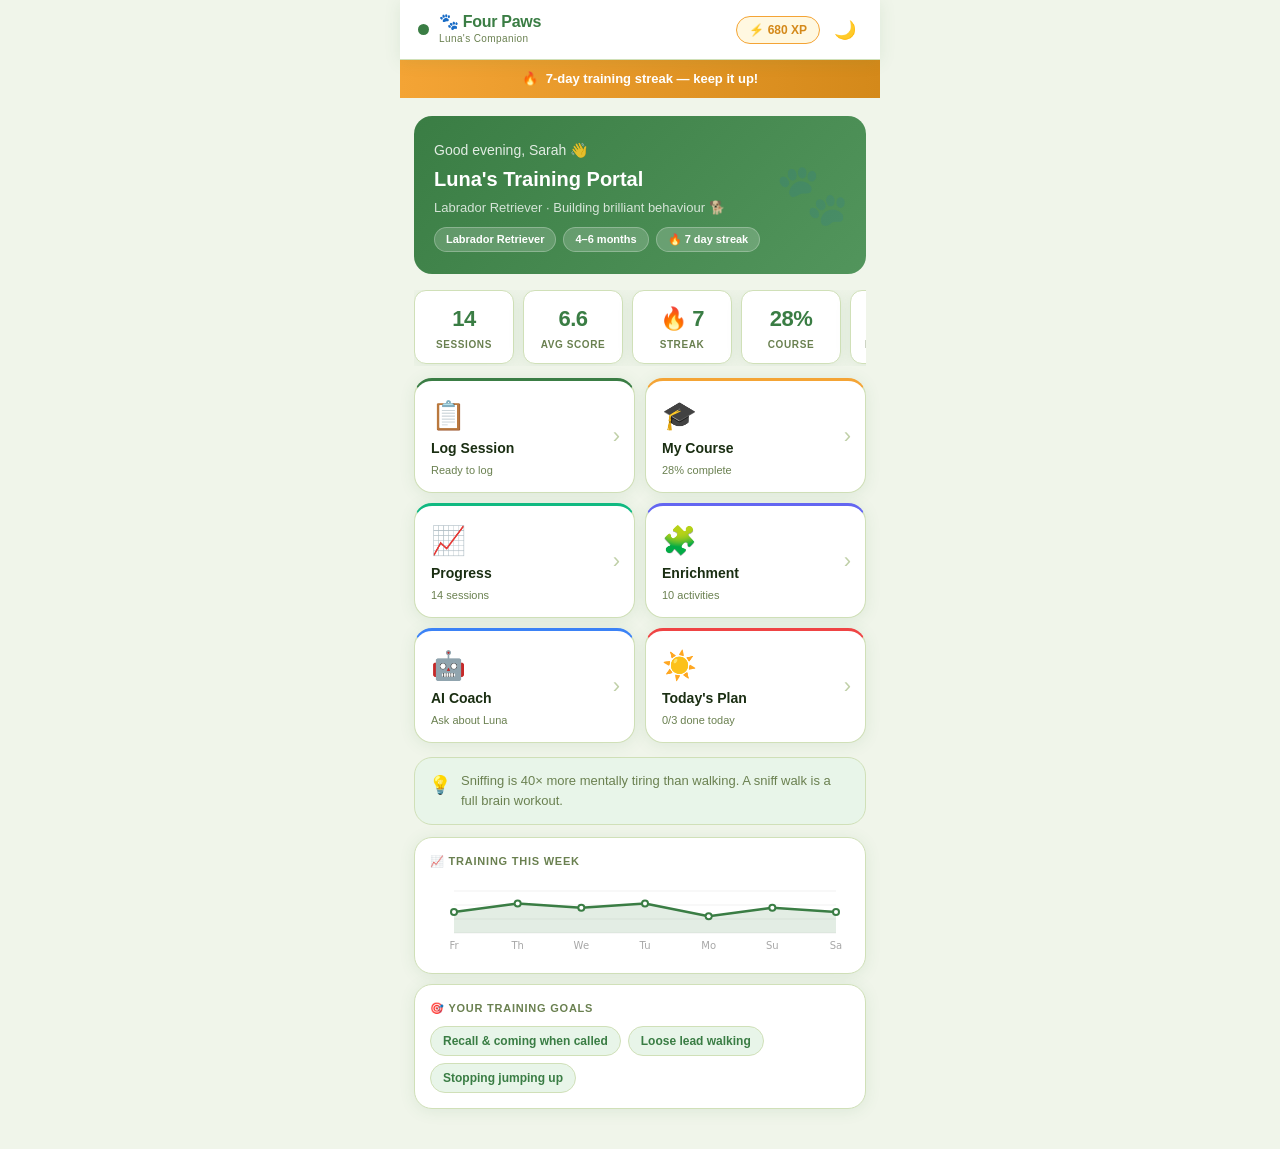
<file: fourpaws_original/fourpaws_project/ap3x/patient-pwa/index.html>
<!DOCTYPE html>
<html lang="en">
<head>
<meta charset="UTF-8"/>
<meta name="viewport" content="width=device-width,initial-scale=1,maximum-scale=1,user-scalable=no"/>
<meta name="theme-color" content="#3a7d44"/>
<meta name="apple-mobile-web-app-capable" content="yes"/>
<meta name="apple-mobile-web-app-status-bar-style" content="default"/>
<title>🐾 Four Paws Academy</title>
<link rel="manifest" href="./manifest.json"/>
<link rel="stylesheet" href="./patient.css"/>
</head>
<body class="theme-light">

<!-- ══════════════════════════════════════════
     ONBOARDING — shown on first visit
══════════════════════════════════════════════ -->
<div id="onboarding" class="ob-wrap" style="display:none">
  <div class="ob-inner">

    <!-- Step 1: Welcome -->
    <div class="ob-step active" id="ob-step-1">
      <div class="ob-logo">
        <span class="ob-paw">🐾</span>
        <div class="ob-brand">Four Paws Academy</div>
        <div class="ob-brand-sub">Training Companion</div>
      </div>
      <h1 class="ob-title">Welcome to your<br/>Dog's Training Portal</h1>
      <p class="ob-desc">Personalised training plans, behaviour tracking and AI guidance — all built around your dog. Let's set up your profile.</p>
      <div class="ob-feature-list">
        <div class="ob-feat"><span>🎓</span> 5-module Puppy Masterclass</div>
        <div class="ob-feat"><span>🧠</span> AI Training Coach</div>
        <div class="ob-feat"><span>📈</span> Progress &amp; behaviour tracking</div>
        <div class="ob-feat"><span>🧩</span> Guided enrichment activities</div>
      </div>
      <button class="btn-primary ob-next-btn" onclick="obNext(1)">Let's set up your dog's profile →</button>
      <button class="ob-skip-btn" onclick="obSkip()">Skip — already set up</button>
    </div>

    <!-- Step 2: Dog's name + breed -->
    <div class="ob-step" id="ob-step-2">
      <button class="ob-back" onclick="obBack(2)">‹ Back</button>
      <div class="ob-step-num">Step 1 of 3</div>
      <h2 class="ob-step-title">Tell us about your dog</h2>
      <p class="ob-step-sub">This personalises your training plans and AI coach responses</p>
      <div class="ob-field">
        <label class="ob-label">Your dog's name</label>
        <input type="text" id="ob-dog-name" class="ob-input" placeholder="e.g. Luna, Biscuit, Buddy…" autocomplete="off"/>
      </div>
      <div class="ob-field">
        <label class="ob-label">Breed</label>
        <input type="text" id="ob-breed" class="ob-input" placeholder="e.g. Labrador, French Bulldog, Mixed…" autocomplete="off"/>
      </div>
      <div class="ob-field">
        <label class="ob-label">Age</label>
        <div class="ob-age-row">
          <button class="ob-age-btn active" data-age="8–16 weeks">8–16 weeks</button>
          <button class="ob-age-btn" data-age="4–6 months">4–6 months</button>
          <button class="ob-age-btn" data-age="6–12 months">6–12 months</button>
          <button class="ob-age-btn" data-age="1–2 years">1–2 years</button>
          <button class="ob-age-btn" data-age="2+ years">2+ years</button>
        </div>
      </div>
      <div class="ob-field">
        <label class="ob-label">Your name</label>
        <input type="text" id="ob-owner-name" class="ob-input" placeholder="e.g. Sarah, James…" autocomplete="off"/>
      </div>
      <button class="btn-primary ob-next-btn" onclick="obNext(2)">Next →</button>
    </div>

    <!-- Step 3: Training goals -->
    <div class="ob-step" id="ob-step-3">
      <button class="ob-back" onclick="obBack(3)">‹ Back</button>
      <div class="ob-step-num">Step 2 of 3</div>
      <h2 class="ob-step-title">What are your training goals?</h2>
      <p class="ob-step-sub">Select everything you want to work on — we'll prioritise your lessons</p>
      <div class="ob-goals-grid" id="ob-goals">
        <button class="ob-goal-btn" data-g="Recall &amp; coming when called">📣 Recall</button>
        <button class="ob-goal-btn" data-g="Loose lead walking">🦮 Loose lead</button>
        <button class="ob-goal-btn" data-g="Sit, down &amp; stay">🪑 Sit &amp; stay</button>
        <button class="ob-goal-btn" data-g="Stopping jumping up">⬇️ No jumping</button>
        <button class="ob-goal-btn" data-g="Crate training">🏠 Crate training</button>
        <button class="ob-goal-btn" data-g="Socialisation">🐕 Socialisation</button>
        <button class="ob-goal-btn" data-g="Stopping biting &amp; mouthing">😬 Biting/mouthing</button>
        <button class="ob-goal-btn" data-g="Confidence building">💪 Confidence</button>
        <button class="ob-goal-btn" data-g="Reducing reactivity">⚠️ Reactivity</button>
        <button class="ob-goal-btn" data-g="Toilet training">🚽 Toilet training</button>
        <button class="ob-goal-btn" data-g="Enrichment &amp; mental stimulation">🧩 Enrichment</button>
        <button class="ob-goal-btn" data-g="Alone time &amp; separation">🚪 Alone time</button>
      </div>
      <button class="btn-primary ob-next-btn" onclick="obNext(3)" style="margin-top:16px">Next →</button>
    </div>

    <!-- Step 4: Experience level -->
    <div class="ob-step" id="ob-step-4">
      <button class="ob-back" onclick="obBack(4)">‹ Back</button>
      <div class="ob-step-num">Step 3 of 3</div>
      <h2 class="ob-step-title">Your training experience</h2>
      <p class="ob-step-sub">Helps us calibrate lesson complexity and tip detail</p>
      <div class="ob-exp-list" id="ob-exp">
        <button class="ob-exp-btn" data-e="new">
          <span class="oe-icon">🌱</span>
          <div>
            <div class="oe-title">New to dog training</div>
            <div class="oe-desc">This is my first dog or I'm completely new to training</div>
          </div>
        </button>
        <button class="ob-exp-btn" data-e="some">
          <span class="oe-icon">📚</span>
          <div>
            <div class="oe-title">Some experience</div>
            <div class="oe-desc">I've trained a dog before but want to learn more</div>
          </div>
        </button>
        <button class="ob-exp-btn" data-e="confident">
          <span class="oe-icon">🎓</span>
          <div>
            <div class="oe-title">Confident owner</div>
            <div class="oe-desc">I'm comfortable with training but want structured guidance</div>
          </div>
        </button>
      </div>
      <button class="btn-primary ob-next-btn" onclick="obFinish()" style="margin-top:16px">Set up my portal →</button>
    </div>

    <!-- Step 5: Ready screen -->
    <div class="ob-step" id="ob-step-5">
      <div class="ob-ready-icon">🎉</div>
      <h2 class="ob-ready-title">You're all set!</h2>
      <p class="ob-ready-sub">Your personalised training portal is ready.</p>
      <div class="ob-summary" id="ob-summary"></div>
      <button class="btn-primary ob-next-btn" id="ob-launch-btn">Open My Training Portal →</button>
    </div>

  </div>
</div>


<!-- ══════════════════════════════════════════
     PORTAL HOME — main hub
══════════════════════════════════════════════ -->
<div id="portal-root" style="display:none">

  <header class="portal-header">
    <div class="ph-brand">
      <span class="brand-dot"></span>
      <div>
        <div class="brand-name">🐾 Four Paws</div>
        <div class="brand-sub" id="portal-brand-sub">Training Companion</div>
      </div>
    </div>
    <div class="ph-right">
      <span class="xp-chip" id="xp-chip">⚡ 0 XP</span>
      <button class="btn-icon" id="theme-toggle">🌙</button>
    </div>
  </header>

  <div id="streak-banner" class="streak-banner" style="display:none">
    <span>🔥</span><span id="streak-text">0-day streak</span>
  </div>

  <div class="portal-scroll">

    <!-- Dog hero card -->
    <div class="portal-hero">
      <div class="hero-greeting" id="hero-greeting">Good morning 👋</div>
      <div class="hero-dog"      id="hero-dog-name">Your Training Companion</div>
      <div class="hero-sub"      id="hero-sub">Consistency builds champions 🐕</div>
      <div class="hero-dog-chips" id="hero-dog-chips"></div>
    </div>

    <!-- Today snapshot -->
    <div class="portal-today-strip" id="today-snapshot"></div>

    <!-- Main portal grid -->
    <div class="portal-grid">
      <button class="portal-tile tile-log"      onclick="openScreen('log')">
        <span class="tile-icon">📋</span>
        <span class="tile-label">Log Session</span>
        <span class="tile-meta" id="tile-log-meta">Ready to log</span>
        <span class="tile-arrow">›</span>
      </button>
      <button class="portal-tile tile-courses"  onclick="openScreen('courses')">
        <span class="tile-icon">🎓</span>
        <span class="tile-label">My Course</span>
        <span class="tile-meta" id="tile-course-meta">Loading…</span>
        <span class="tile-arrow">›</span>
      </button>
      <button class="portal-tile tile-progress" onclick="openScreen('progress')">
        <span class="tile-icon">📈</span>
        <span class="tile-label">Progress</span>
        <span class="tile-meta" id="tile-progress-meta">Loading…</span>
        <span class="tile-arrow">›</span>
      </button>
      <button class="portal-tile tile-enrich"   onclick="openScreen('enrichment')">
        <span class="tile-icon">🧩</span>
        <span class="tile-label">Enrichment</span>
        <span class="tile-meta">10 activities</span>
        <span class="tile-arrow">›</span>
      </button>
      <button class="portal-tile tile-coach"    onclick="openScreen('coach')">
        <span class="tile-icon">🤖</span>
        <span class="tile-label">AI Coach</span>
        <span class="tile-meta" id="tile-coach-meta">Ask anything</span>
        <span class="tile-arrow">›</span>
      </button>
      <button class="portal-tile tile-today"    onclick="openScreen('today')">
        <span class="tile-icon">☀️</span>
        <span class="tile-label">Today's Plan</span>
        <span class="tile-meta" id="tile-today-meta">3 tasks</span>
        <span class="tile-arrow">›</span>
      </button>
    </div>

    <!-- Tip strip -->
    <div class="portal-tip">
      <span class="tip-icon">💡</span>
      <span id="portal-tip-text">Loading…</span>
    </div>

    <!-- Mini chart -->
    <div class="portal-card">
      <div class="pc-label">📈 Training This Week</div>
      <canvas id="portal-chart" height="72" style="width:100%"></canvas>
    </div>

    <!-- Goals strip -->
    <div class="portal-card" style="margin-top:10px">
      <div class="pc-label">🎯 Your Training Goals</div>
      <div class="goals-strip" id="goals-strip"></div>
    </div>

  </div>
</div>


<!-- ══════════════════════════════════════════
     SCREENS
══════════════════════════════════════════════ -->

<!-- ── LOG SESSION ── -->
<div id="screen-log" class="screen" aria-hidden="true">
  <div class="screen-header">
    <button class="screen-back" onclick="closeScreen('log')">‹ Back</button>
    <span class="screen-title">📋 Log Session</span>
    <span></span>
  </div>
  <div class="screen-body">
    <div id="log-form-wrap">
      <p class="screen-sub" id="log-sub">Record what happened today</p>

      <div class="s-card">
        <div class="s-label">How did the session go? <span class="hint">0 = easy win · 10 = very tough</span></div>
        <div class="scale-row-labels"><span>Easy win</span><span>Very tough</span></div>
        <div class="scale-track" id="score-scale"></div>
        <div class="score-big" id="score-display">–</div>
        <div class="score-ctx" id="score-ctx"></div>
      </div>

      <div class="s-card">
        <div class="s-label">Skills practised <span class="hint">(select all)</span></div>
        <div class="tag-group" id="skills-tags">
          <button class="tag" data-v="Recall">Recall 📣</button>
          <button class="tag" data-v="Loose lead">Loose lead 🦮</button>
          <button class="tag" data-v="Sit / Down">Sit / Down 🪑</button>
          <button class="tag" data-v="Stay">Stay ⏸</button>
          <button class="tag" data-v="Polite greeting">Polite greeting 🤝</button>
          <button class="tag" data-v="Focus">Focus 👀</button>
          <button class="tag" data-v="Socialisation">Socialisation 🐕</button>
          <button class="tag" data-v="Crate training">Crate 🏠</button>
          <button class="tag" data-v="Enrichment">Enrichment 🧩</button>
          <button class="tag" data-v="Confidence games">Confidence 💪</button>
          <button class="tag" data-v="Scent work">Scent work 👃</button>
          <button class="tag" data-v="Off-lead recall">Off-lead recall 🌳</button>
        </div>
      </div>

      <div class="s-card">
        <div class="s-label" id="mood-label">How was your dog's mood? <span class="hint">(select all)</span></div>
        <div class="tag-group" id="mood-tags">
          <button class="tag" data-v="Happy & playful">Happy &amp; playful 😄</button>
          <button class="tag" data-v="Calm & relaxed">Calm &amp; relaxed 😌</button>
          <button class="tag" data-v="Focused & engaged">Focused &amp; engaged 🎯</button>
          <button class="tag" data-v="Excitable / bouncy">Excitable / bouncy</button>
          <button class="tag" data-v="Anxious / unsettled">Anxious / unsettled 😟</button>
          <button class="tag" data-v="Reactive to triggers">Reactive to triggers</button>
          <button class="tag" data-v="Frustrated">Frustrated</button>
          <button class="tag" data-v="Tired / flat">Tired / flat</button>
          <button class="tag" data-v="Zoomies / over-aroused">Zoomies 🌀</button>
          <button class="tag" data-v="Confident & brave">Confident &amp; brave 💪</button>
        </div>
      </div>

      <div class="s-card">
        <div class="s-label">Session length (mins)</div>
        <input type="number" id="duration-input" class="ob-input" min="1" max="120" placeholder="e.g. 10" style="margin-top:0"/>
      </div>

      <div class="s-card">
        <div class="s-label">Notes <span class="hint">(optional — visible to trainer)</span></div>
        <textarea id="session-note" class="ob-textarea" placeholder="Breakthroughs, challenges, what you noticed…" rows="3"></textarea>
      </div>

      <button class="btn-primary" id="submit-session">Save Session ✓</button>
    </div>

    <div id="log-feedback" class="feedback-card" style="display:none">
      <div id="fb-badge" class="fb-badge"></div>
      <p id="fb-msg" class="fb-msg"></p>
      <p id="fb-tip" class="fb-tip"></p>
      <div class="fb-actions">
        <button class="btn-sm-outline" onclick="openScreen('enrichment');closeScreen('log')">🧩 Enrichment</button>
        <button class="btn-sm-outline" onclick="openScreen('courses');closeScreen('log')">🎓 Courses</button>
        <button class="btn-sm-accent"  onclick="resetLog()">↩ New Log</button>
      </div>
    </div>
  </div>
</div>

<!-- ── COURSES ── -->
<div id="screen-courses" class="screen" aria-hidden="true">
  <div class="screen-header">
    <button class="screen-back" onclick="closeScreen('courses')">‹ Back</button>
    <span class="screen-title">🎓 Puppy Masterclass</span>
    <span></span>
  </div>
  <div class="screen-body">
    <div id="course-hero-wrap"></div>
    <div id="modules-list"></div>
  </div>
</div>

<!-- ── PROGRESS ── -->
<div id="screen-progress" class="screen" aria-hidden="true">
  <div class="screen-header">
    <button class="screen-back" onclick="closeScreen('progress')">‹ Back</button>
    <span class="screen-title">📈 Progress</span>
    <span></span>
  </div>
  <div class="screen-body">
    <div class="stats-grid" id="progress-stats"></div>
    <div class="portal-card" style="margin-bottom:12px">
      <div class="pc-label-row">
        <span class="pc-label">Score Trend</span>
        <div class="mini-tabs">
          <button class="mini-tab active" onclick="switchProgressChart('score',this)">Sessions</button>
          <button class="mini-tab" onclick="switchProgressChart('skills',this)">Skills</button>
        </div>
      </div>
      <canvas id="progress-chart" height="120" style="width:100%"></canvas>
    </div>
    <div class="portal-card" style="margin-bottom:12px">
      <div class="pc-label">🏅 Milestones</div>
      <div id="milestones-list"></div>
    </div>
    <div class="portal-card">
      <div class="pc-label">📋 Session History</div>
      <div id="history-list"></div>
    </div>
  </div>
</div>

<!-- ── ENRICHMENT ── -->
<div id="screen-enrichment" class="screen" aria-hidden="true">
  <div class="screen-header">
    <button class="screen-back" onclick="closeScreen('enrichment')">‹ Back</button>
    <span class="screen-title">🧩 Enrichment</span>
    <span></span>
  </div>
  <div class="screen-body">
    <p class="screen-sub">Mental stimulation, confidence &amp; structured play</p>
    <div class="filter-row" id="enrich-filters">
      <button class="filter-btn active" onclick="filterEnrich('all',this)">All</button>
      <button class="filter-btn" onclick="filterEnrich('scent',this)">👃 Scent</button>
      <button class="filter-btn" onclick="filterEnrich('puzzle',this)">🧩 Puzzle</button>
      <button class="filter-btn" onclick="filterEnrich('confidence',this)">💪 Confidence</button>
      <button class="filter-btn" onclick="filterEnrich('calm',this)">😌 Calm</button>
      <button class="filter-btn" onclick="filterEnrich('play',this)">🎾 Play</button>
    </div>
    <div id="enrich-list"></div>
  </div>
</div>

<!-- ── AI COACH ── -->
<div id="screen-coach" class="screen" aria-hidden="true">
  <div class="screen-header">
    <button class="screen-back" onclick="closeScreen('coach')">‹ Back</button>
    <span class="screen-title">🤖 AI Coach</span>
    <span></span>
  </div>
  <div class="screen-body coach-body">
    <div class="coach-chat" id="coach-chat"></div>
    <div class="coach-quick-row" id="coach-quick"></div>
    <div class="coach-input-bar">
      <input type="text" id="coach-input" class="coach-input" placeholder="Ask anything about your dog…"/>
      <button class="coach-send" id="coach-send">➤</button>
    </div>
  </div>
</div>

<!-- ── TODAY'S PLAN ── -->
<div id="screen-today" class="screen" aria-hidden="true">
  <div class="screen-header">
    <button class="screen-back" onclick="closeScreen('today')">‹ Back</button>
    <span class="screen-title">☀️ Today's Plan</span>
    <span></span>
  </div>
  <div class="screen-body">
    <p class="screen-sub" id="today-sub">Your personalised training tasks for today</p>
    <div id="today-tasks-list"></div>
    <div class="portal-tip" style="margin-top:12px">
      <span class="tip-icon">💡</span>
      <span id="today-tip"></span>
    </div>
    <div class="portal-card" style="margin-top:12px">
      <div class="pc-label">🏅 Next Milestones</div>
      <div id="today-milestones"></div>
    </div>
  </div>
</div>

<!-- ══ ACTIVITY RUNNER ══ -->
<div id="activity-runner" class="runner-overlay" style="display:none">
  <div class="runner-box">
    <div class="runner-title"        id="runner-title"></div>
    <div class="runner-visual">
      <div class="runner-circle"     id="runner-circle"></div>
      <div class="runner-timer"      id="runner-timer">–</div>
    </div>
    <div class="runner-instruction"  id="runner-instruction">Get ready…</div>
    <div class="runner-progress-txt" id="runner-progress-txt"></div>
    <button class="btn-secondary"    id="runner-stop-btn">✓ End Activity</button>
  </div>
</div>

<script src="./patient-app.js"></script>
</body>
</html>
</file>
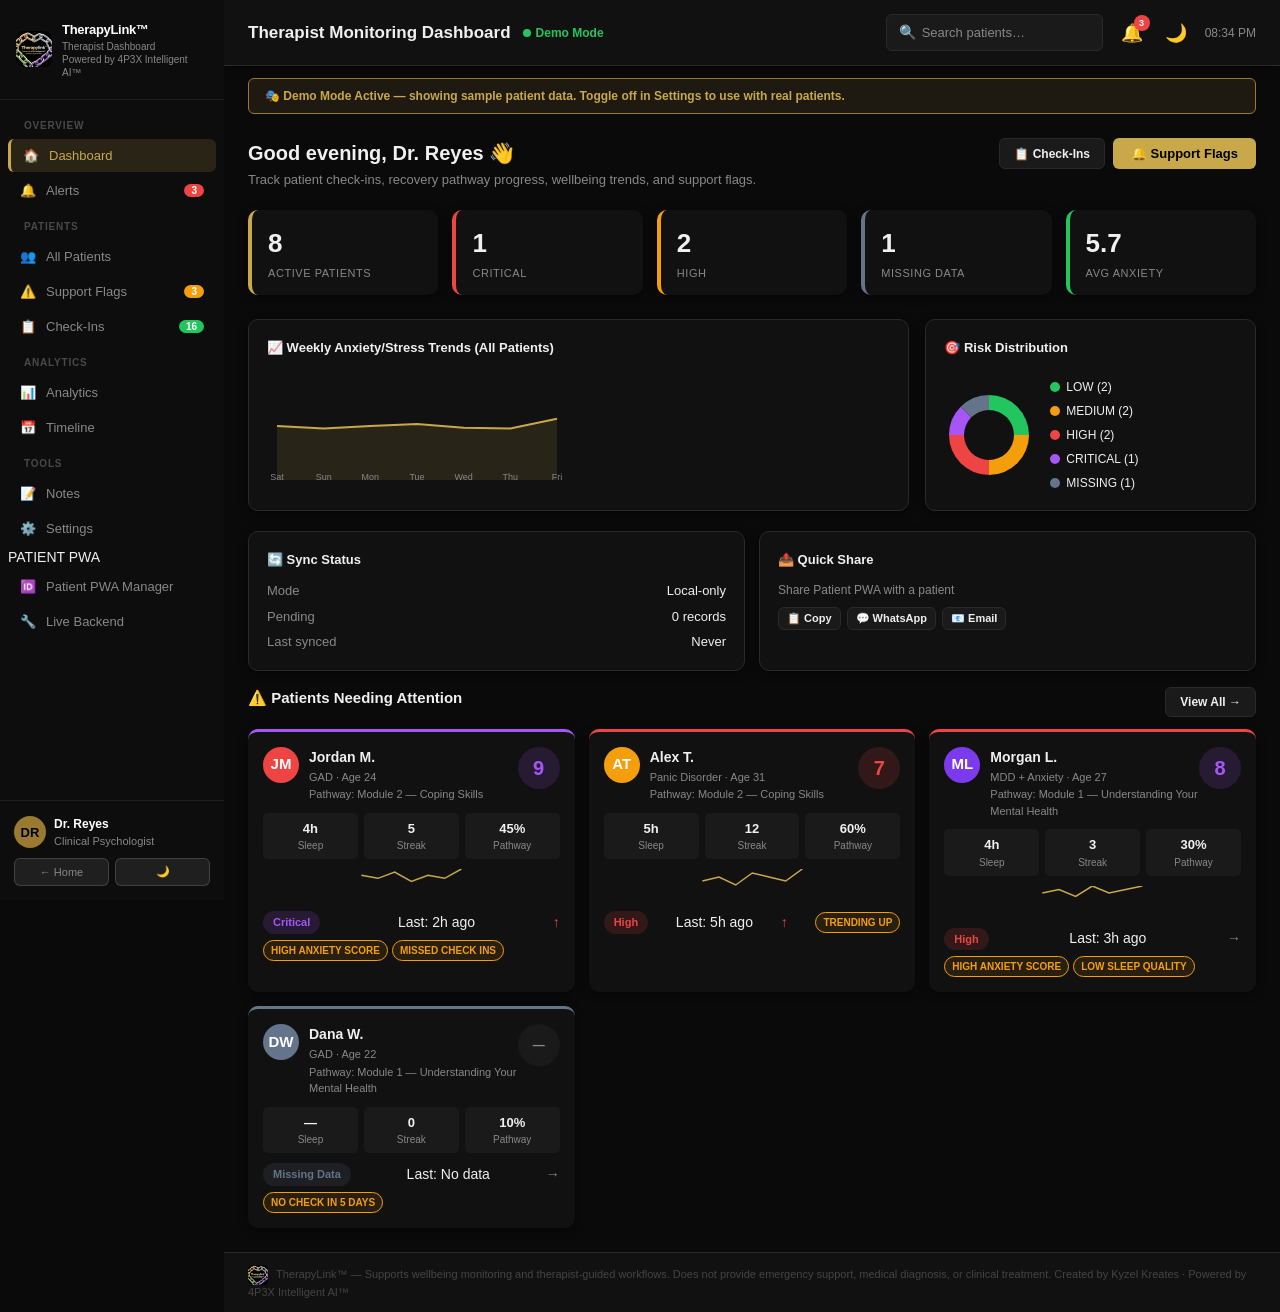
<file: 4p3x_carelink/ap3x/demo/clinician-demo.html>
<!DOCTYPE html>
<html lang="en">
<head>
<meta charset="UTF-8"/>
  <link rel="apple-touch-icon" sizes="180x180" href="../../icons/tl-180.png"/>
  <link rel="apple-touch-icon" sizes="152x152" href="../../icons/tl-152.png"/>
  <link rel="apple-touch-icon" sizes="144x144" href="../../icons/tl-144.png"/>
  <link rel="icon" type="image/png" sizes="32x32" href="../../icons/tl-96.png"/>
  <link rel="icon" type="image/png" sizes="192x192" href="../../icons/tl-192.png"/>
  <meta name="apple-mobile-web-app-capable" content="yes"/>
  <meta name="apple-mobile-web-app-status-bar-style" content="black-translucent"/>
  <meta name="apple-mobile-web-app-title" content="TherapyLink™"/>
  <meta name="msapplication-TileImage" content="../../icons/tl-144.png"/>
  <meta name="msapplication-TileColor" content="#0a0a0a"/>
<meta name="viewport" content="width=device-width,initial-scale=1"/>
<link rel="manifest" href="manifest.json"/>
<title>TherapyLink™ — Therapist Dashboard</title>
<style>
:root{
  --bg:#0a0a0a;--surface:#111111;--surface2:#1a1a1a;--surface3:#222;
  --sidebar:#0d0d0d;--sidebar-txt:#888;
  --border:#2a2a2a;--border2:#333;
  --gold:#c9a84c;--gold-l:#e2c97e;--gold-d:#9a7a30;
  --silver:#b0b8c8;
  --green:#22c55e;--green-d:#16a34a;
  --purple:#a855f7;--purple-d:#7c3aed;--purple-xl:#2e1065;
  --warn:#f59e0b;--high:#ef4444;--critical:#a855f7;--missing:#64748b;
  --text:#f0f0f0;--muted:#888;--light:#444;
  --r:10px;--rs:6px;--shadow:0 2px 8px rgba(0,0,0,.5);--shadow-md:0 4px 16px rgba(0,0,0,.6);
  --sw:224px;--t:.18s ease;
}
[data-theme=light]{--bg:#f0f4f8;--surface:#fff;--surface2:#e8f0fe;--surface3:#f4f6fa;--sidebar:#0f2d52;--sidebar-txt:#c8d8f0;--border:#d1dce8;--border2:#c0ccd8;--text:#1e293b;--muted:#64748b;--light:#94a3b8;}
*,*::before,*::after{box-sizing:border-box;margin:0;padding:0}
body{font-family:-apple-system,BlinkMacSystemFont,"Segoe UI",Roboto,sans-serif;background:var(--bg);color:var(--text);display:block;min-height:100vh;font-size:14px;line-height:1.5}
.layout{display:flex;width:100%;min-height:100vh}
.sidebar{width:var(--sw);min-height:100vh;background:var(--sidebar);display:flex;flex-direction:column;flex-shrink:0;position:sticky;top:0;height:100vh;overflow-y:auto;z-index:200;transition:transform var(--t)}
.sb-brand{display:flex;align-items:center;gap:10px;padding:20px 16px;border-bottom:1px solid rgba(255,255,255,.08)}
.sb-dot{width:10px;height:10px;border-radius:50%;background:var(--gold);flex-shrink:0;animation:pulse 2.5s infinite}
@keyframes pulse{0%,100%{opacity:1;transform:scale(1)}50%{opacity:.6;transform:scale(1.2)}}
.sb-name{color:#fff;font-size:13px;font-weight:800;letter-spacing:-.3px}
.sb-sub{color:var(--sidebar-txt);font-size:10px;line-height:1.3}
.sb-section{padding:10px 16px 4px;font-size:10px;text-transform:uppercase;letter-spacing:.08em;color:rgba(255,255,255,.25);font-weight:700}
.sb-nav{flex:1;padding:8px;display:flex;flex-direction:column;gap:2px}
.nav-item{display:flex;align-items:center;gap:10px;padding:9px 12px;border-radius:var(--rs);background:none;border:none;color:var(--sidebar-txt);font-size:13px;font-weight:500;cursor:pointer;transition:all var(--t);text-align:left;width:100%;touch-action:manipulation;-webkit-tap-highlight-color:transparent}
.nav-item:hover{background:rgba(255,255,255,.06);color:#fff}
.nav-item.active{background:rgba(201,168,76,.15);color:var(--gold);border-left:3px solid var(--gold)}
.nav-badge{margin-left:auto;background:var(--high);color:#fff;font-size:10px;font-weight:700;border-radius:99px;padding:1px 7px;min-width:18px;text-align:center}
.nav-badge.warn{background:var(--warn)}.nav-badge.green{background:var(--green)}
.sb-footer{padding:14px;border-top:1px solid rgba(255,255,255,.08);display:flex;flex-direction:column;gap:8px}
.clin-chip{display:flex;align-items:center;gap:8px}
.clin-avatar{width:32px;height:32px;border-radius:50%;background:var(--gold-d);color:#000;font-size:13px;font-weight:700;display:flex;align-items:center;justify-content:center;flex-shrink:0}
.clin-name{color:#fff;font-size:12px;font-weight:600}.clin-role{color:var(--sidebar-txt);font-size:11px}
.sb-footer-btns{display:flex;gap:6px}
.back-btn{flex:1;background:rgba(255,255,255,.08);border:1px solid rgba(255,255,255,.15);color:var(--sidebar-txt);border-radius:var(--rs);padding:5px 10px;font-size:11px;cursor:pointer;text-decoration:none;text-align:center;transition:all var(--t)}
.back-btn:hover{color:#fff;background:rgba(255,255,255,.15)}
.hamburger{display:none;position:fixed;top:14px;left:14px;z-index:1000;background:var(--gold);border:none;border-radius:var(--rs);padding:8px 10px;cursor:pointer;flex-direction:column;gap:5px;touch-action:manipulation;-webkit-tap-highlight-color:transparent;user-select:none}
.hamburger span{display:block;width:20px;height:2px;background:#000;border-radius:2px}
.overlay{display:none;position:fixed;inset:0;background:rgba(0,0,0,.6);z-index:900}
.main-area{flex:1;min-width:0;display:flex;flex-direction:column}
.topbar{display:flex;align-items:center;justify-content:space-between;padding:14px 24px;background:var(--surface);border-bottom:1px solid var(--border);box-shadow:var(--shadow);position:sticky;top:0;z-index:50}
.topbar-left{display:flex;align-items:center;gap:12px}
.topbar-title{font-size:17px;font-weight:700}
.topbar-right{display:flex;align-items:center;gap:14px}
.rt-ind{display:flex;align-items:center;gap:5px;font-size:12px;color:var(--green);font-weight:600}
.pulse-dot{width:8px;height:8px;border-radius:50%;background:var(--green);animation:pulse 2s infinite}
.topbar-search{display:flex;align-items:center;gap:6px;background:var(--surface2);border:1.5px solid var(--border);border-radius:var(--rs);padding:7px 12px;min-width:200px}
.topbar-search input{background:none;border:none;font-size:13px;color:var(--text);outline:none;width:100%}
.topbar-search input::placeholder{color:var(--muted)}
.btn-icon-top{background:none;border:none;font-size:18px;cursor:pointer;color:var(--muted);padding:4px;border-radius:6px;transition:all var(--t)}
.btn-icon-top:hover{background:var(--surface2);color:var(--text)}
.notif-btn{position:relative}
.notif-count{position:absolute;top:-3px;right:-3px;width:16px;height:16px;background:var(--high);color:#fff;font-size:9px;font-weight:700;border-radius:50%;display:flex;align-items:center;justify-content:center}
.view{padding:24px;animation:fadeIn .2s ease;flex:1}
.view.hidden{display:none!important}
@keyframes fadeIn{from{opacity:0}to{opacity:1}}
.view-header{display:flex;align-items:flex-start;justify-content:space-between;margin-bottom:20px;flex-wrap:wrap;gap:12px}
.view-title{font-size:20px;font-weight:800}
.view-sub{font-size:13px;color:var(--muted);margin-top:2px}
.stats-row{display:grid;grid-template-columns:repeat(5,1fr);gap:14px;margin-bottom:24px}
.stat-card{background:var(--surface);border-radius:var(--r);padding:14px 16px;box-shadow:var(--shadow);border-left:4px solid var(--gold);transition:box-shadow var(--t)}
.stat-card:hover{box-shadow:var(--shadow-md)}
.stat-card.w{border-left-color:var(--warn)}.stat-card.d{border-left-color:var(--high)}.stat-card.m{border-left-color:var(--missing)}.stat-card.c{border-left-color:var(--critical)}.stat-card.g{border-left-color:var(--green)}
.stat-val{font-size:26px;font-weight:800}.stat-lbl{font-size:11px;color:var(--muted);margin-top:2px;text-transform:uppercase;letter-spacing:.05em}
.analytics-row{display:grid;grid-template-columns:2fr 1fr;gap:16px;margin-bottom:20px}
.analytics-card{background:var(--surface);border-radius:var(--r);padding:18px;box-shadow:var(--shadow);border:1px solid var(--border)}
.ac-title{font-size:13px;font-weight:700;margin-bottom:12px}
.patient-grid{display:grid;grid-template-columns:repeat(auto-fill,minmax(260px,1fr));gap:14px}
.pc{background:var(--surface);border-radius:var(--r);padding:15px;box-shadow:var(--shadow);border-top:3px solid var(--border);cursor:pointer;transition:all var(--t)}
.pc:hover{box-shadow:var(--shadow-md);transform:translateY(-2px)}
.pc.HIGH{border-top-color:var(--high)}.pc.CRITICAL{border-top-color:var(--critical)}.pc.MEDIUM{border-top-color:var(--warn)}.pc.LOW{border-top-color:var(--green)}.pc.MISSING,.pc.MISSING_DATA{border-top-color:var(--missing)}
.pc-hdr{display:flex;align-items:flex-start;justify-content:space-between;margin-bottom:10px}
.pc-avatar{width:36px;height:36px;border-radius:50%;display:flex;align-items:center;justify-content:center;font-size:15px;font-weight:700;color:#fff;flex-shrink:0}
.pc-info{flex:1;margin-left:10px}.pc-name{font-size:14px;font-weight:700}.pc-id{font-size:11px;color:var(--muted);margin-top:1px}
.pc-score{width:42px;height:42px;border-radius:50%;display:flex;align-items:center;justify-content:center;font-size:20px;font-weight:800;flex-shrink:0}
.pc-score.sl{background:rgba(34,197,94,.15);color:var(--green)}.pc-score.sm{background:rgba(245,158,11,.15);color:var(--warn)}.pc-score.sh{background:rgba(239,68,68,.15);color:var(--high)}.pc-score.sc{background:rgba(168,85,247,.15);color:var(--purple)}.pc-score.sn{background:var(--surface2);color:var(--muted);font-size:12px}
.pc-metrics{display:grid;grid-template-columns:1fr 1fr 1fr;gap:6px;margin-bottom:10px}
.pc-metric{background:var(--surface2);border-radius:5px;padding:6px 8px;text-align:center}
.pcm-val{font-size:13px;font-weight:700}.pcm-lbl{font-size:10px;color:var(--muted)}
.pc-footer{display:flex;align-items:center;justify-content:space-between;flex-wrap:wrap;gap:6px}
.pc-flags{display:flex;flex-wrap:wrap;gap:4px}
.pc-flag{font-size:10px;padding:2px 7px;border-radius:99px;border:1px solid;font-weight:600}
.pc-flag.warn{border-color:var(--warn);color:var(--warn);background:rgba(245,158,11,.1)}
.pc-flag.info{border-color:var(--purple);color:var(--purple);background:rgba(168,85,247,.1)}
.trend-up{color:var(--high)}.trend-down{color:var(--green)}.trend-flat{color:var(--muted)}
.risk-badge{display:inline-flex;align-items:center;padding:3px 10px;border-radius:99px;font-size:11px;font-weight:700}
.risk-badge.LOW{background:rgba(34,197,94,.15);color:var(--green)}
.risk-badge.MEDIUM{background:rgba(245,158,11,.15);color:var(--warn)}
.risk-badge.HIGH{background:rgba(239,68,68,.15);color:var(--high)}
.risk-badge.CRITICAL{background:rgba(168,85,247,.15);color:var(--purple)}
.risk-badge.MISSING,.risk-badge.MISSING_DATA{background:rgba(100,116,139,.15);color:var(--missing)}
.tbl-wrap{overflow-x:auto;border-radius:var(--r);box-shadow:var(--shadow)}
table{width:100%;border-collapse:collapse;background:var(--surface)}
thead{background:var(--surface2)}
th{padding:10px 14px;text-align:left;font-size:11px;font-weight:700;text-transform:uppercase;letter-spacing:.06em;color:var(--muted);border-bottom:1px solid var(--border)}
td{padding:11px 14px;border-bottom:1px solid var(--border);font-size:13px;vertical-align:middle}
tr:last-child td{border-bottom:none}
tr:hover td{background:var(--surface2)}
.empty-state-block{text-align:center;padding:48px 24px;background:var(--surface);border-radius:var(--r);border:1.5px dashed var(--border)}
.backend-panel{transition:all .18s ease}
.backend-panel input{font-family:inherit}
.btn-primary.sm,.btn-secondary.sm{padding:7px 14px;font-size:12px;border-radius:var(--rs)}
.es-icon{font-size:40px;margin-bottom:12px}
.es-title{font-size:16px;font-weight:700;margin-bottom:8px}
.es-sub{font-size:13px;color:var(--muted);line-height:1.6;max-width:480px;margin:0 auto}
.tbl-toolbar{display:flex;gap:10px;margin-bottom:14px;flex-wrap:wrap}
.search-input{background:var(--surface);border:1.5px solid var(--border);border-radius:var(--rs);padding:8px 14px;font-size:13px;color:var(--text);outline:none;flex:1;min-width:180px}
.search-input:focus{border-color:var(--gold)}
.filter-sel{background:var(--surface);border:1.5px solid var(--border);border-radius:var(--rs);padding:7px 12px;font-size:13px;color:var(--text);outline:none;cursor:pointer}
.filter-sel:focus{border-color:var(--gold)}
.detail-panel{position:fixed;top:0;right:0;width:420px;height:100vh;background:var(--surface);box-shadow:-4px 0 24px rgba(0,0,0,.5);z-index:400;overflow-y:auto;transition:transform var(--t)}
.detail-panel.hidden{transform:translateX(100%)}
.detail-inner{padding:24px}
.detail-header{display:flex;align-items:flex-start;justify-content:space-between;margin-bottom:16px}
.detail-name{font-size:20px;font-weight:800}
.detail-meta{font-size:12px;color:var(--muted);margin-top:3px}
.btn-close{background:none;border:none;font-size:20px;cursor:pointer;color:var(--muted);padding:4px;border-radius:var(--rs)}
.btn-close:hover{background:var(--surface2);color:var(--text)}
.detail-risk-row{display:flex;align-items:center;gap:10px;margin-bottom:20px}
.detail-last-seen{font-size:12px;color:var(--muted)}
.detail-section{margin-bottom:20px}
.detail-section-title{font-size:13px;font-weight:700;margin-bottom:10px;color:var(--gold);text-transform:uppercase;letter-spacing:.06em}
.detail-chart-wrap{background:var(--surface2);border-radius:var(--rs);padding:12px}
.detail-list{display:flex;flex-direction:column;gap:8px;max-height:180px;overflow-y:auto}
.detail-note{background:var(--surface2);border-radius:var(--rs);padding:10px 12px;font-size:12px}
.note-by{font-weight:600;color:var(--gold);font-size:11px}
.note-date{color:var(--muted);font-size:11px}
.flag-list{display:flex;flex-wrap:wrap;gap:6px}
.form-textarea{width:100%;background:var(--surface2);border:1.5px solid var(--border);border-radius:var(--rs);padding:10px 12px;font-size:13px;color:var(--text);font-family:inherit;resize:none;min-height:70px;margin-top:8px}
.form-textarea:focus{outline:none;border-color:var(--gold)}
.note-actions{display:flex;gap:8px;margin-top:8px;flex-wrap:wrap}
.alert-card{background:var(--surface);border-radius:var(--r);padding:14px 16px;box-shadow:var(--shadow);border-left:4px solid var(--border);display:flex;align-items:flex-start;gap:12px;margin-bottom:10px}
.alert-card.HIGH{border-left-color:var(--high)}.alert-card.CRITICAL{border-left-color:var(--critical)}.alert-card.MEDIUM{border-left-color:var(--warn)}.alert-card.MISSING{border-left-color:var(--missing)}
.alert-card.acked{opacity:.5}
.alert-icon{font-size:22px;flex-shrink:0}
.alert-body{flex:1}.alert-title{font-size:13px;font-weight:700}.alert-sub{font-size:12px;color:var(--muted);margin-top:2px}.alert-time{font-size:11px;color:var(--muted);margin-top:4px}
.alert-actions{display:flex;gap:6px;margin-top:8px}
.note-card{background:var(--surface);border-radius:var(--r);padding:14px 16px;box-shadow:var(--shadow);border-left:3px solid var(--gold);margin-bottom:12px}
.nc-patient{font-size:12px;color:var(--gold);font-weight:700}.nc-text{font-size:13px;margin-top:4px;line-height:1.5}.nc-meta{font-size:11px;color:var(--muted);margin-top:6px}
.donut-wrap{display:flex;align-items:center;gap:16px;padding-top:8px}
.donut-legend{display:flex;flex-direction:column;gap:6px}
.dl-item{display:flex;align-items:center;gap:6px;font-size:12px}
.dl-dot{width:10px;height:10px;border-radius:50%;flex-shrink:0}
.settings-section{background:var(--surface);border-radius:var(--r);padding:20px;margin-bottom:16px;box-shadow:var(--shadow);border:1px solid var(--border)}
.settings-title{font-size:14px;font-weight:700;margin-bottom:14px;color:var(--gold)}
.setting-row{display:flex;align-items:center;justify-content:space-between;padding:10px 0;border-bottom:1px solid var(--border)}
.setting-row:last-child{border-bottom:none}
.setting-label{font-size:13px;font-weight:600}.setting-desc{font-size:11px;color:var(--muted);margin-top:2px}
.toggle-wrap{display:flex;align-items:center;gap:8px;cursor:pointer}
.toggle{width:44px;height:24px;border-radius:99px;position:relative;transition:background var(--t);cursor:pointer;border:none;flex-shrink:0}
.toggle::after{content:'';position:absolute;top:3px;left:3px;width:18px;height:18px;border-radius:50%;background:#fff;transition:left var(--t)}
.toggle.on{background:var(--green)}.toggle.off{background:var(--border2,#333)}
.toggle.on::after{left:23px}
.toggle-state{font-size:12px;font-weight:700;min-width:32px}
.crisis-field{background:var(--surface2);border:1.5px solid var(--border);border-radius:var(--rs);padding:9px 12px;font-size:13px;color:var(--text)}
.crisis-field:focus{outline:none;border-color:var(--gold)}
.btn-save-settings{margin-top:12px;padding:10px 22px;background:var(--gold);color:#000;border:none;border-radius:var(--rs);font-size:13px;font-weight:700;cursor:pointer}
.btn-save-settings:hover{opacity:.85}
.btn-primary{padding:8px 18px;background:var(--gold);color:#000;border:none;border-radius:var(--rs);font-size:13px;font-weight:700;cursor:pointer;transition:all var(--t)}
.btn-primary:hover{opacity:.85}.btn-primary.sm{padding:6px 14px;font-size:12px}
.btn-secondary{padding:7px 14px;background:var(--surface2);color:var(--text);border:1.5px solid var(--border);border-radius:var(--rs);font-size:12px;font-weight:600;cursor:pointer;transition:all var(--t)}
.btn-secondary:hover{border-color:var(--gold);color:var(--gold)}
.btn-view{padding:5px 12px;background:none;border:1.5px solid var(--border);border-radius:var(--rs);font-size:11px;cursor:pointer;color:var(--muted);transition:all var(--t)}
.btn-view:hover{border-color:var(--gold);color:var(--gold)}
.btn-ack{padding:4px 12px;background:var(--surface2);border:1.5px solid var(--border);border-radius:var(--rs);font-size:11px;font-weight:600;cursor:pointer}
.btn-ack:hover{border-color:var(--gold);color:var(--gold)}
.toast{position:fixed;bottom:24px;right:24px;background:var(--green);color:#fff;padding:10px 18px;border-radius:var(--rs);font-size:13px;font-weight:600;z-index:600;animation:toastIn .3s ease;box-shadow:0 4px 16px rgba(0,0,0,.4)}
.toast.hidden{display:none!important}
@keyframes toastIn{from{opacity:0;transform:translateY(8px)}to{opacity:1;transform:translateY(0)}}
.empty-state{color:var(--muted);font-size:13px;padding:24px;text-align:center}
.hidden{display:none!important}
.cli-footer{padding:12px 24px;font-size:11px;color:var(--light);border-top:1px solid var(--border);background:var(--surface);line-height:1.4;margin-top:auto}
.demo-banner{background:rgba(201,168,76,.1);border:1px solid var(--gold-d);border-radius:var(--rs);padding:8px 16px;font-size:12px;color:var(--gold);font-weight:600;display:flex;align-items:center;gap:8px;margin:12px 24px 0}
.demo-banner.hidden{display:none!important}
@media(max-width:900px){.stats-row{grid-template-columns:repeat(3,1fr)}.analytics-row{grid-template-columns:1fr}}
@media(max-width:768px){
  .hamburger{display:flex}.sidebar{position:fixed;left:0;top:0;height:100%;height:100dvh;transform:translateX(-100%);z-index:950}.sidebar.open{transform:translateX(0)}.overlay.open{display:block}
  .topbar{padding:14px 14px 14px 58px}.topbar-search{display:none}.topbar-logo{display:block!important}.view{padding:16px}
  .stats-row{grid-template-columns:repeat(2,1fr)}.detail-panel{width:100%;max-width:100%}
}
@media(max-width:520px){.stats-row{grid-template-columns:1fr 1fr}}

/* ── Patient PWA Manager ── */
.pwa-table{width:100%;border-collapse:collapse;font-size:13px}
.pwa-table th{background:var(--surface2);padding:8px 12px;text-align:left;font-weight:700;font-size:12px;color:var(--muted);border-bottom:1px solid var(--border)}
.pwa-table td{padding:9px 12px;border-bottom:1px solid var(--border);vertical-align:middle}
.pwa-table tr:hover td{background:var(--surface2)}
.pwa-id-badge{font-family:monospace;font-size:11px;background:var(--surface2);padding:3px 7px;border-radius:4px;color:var(--gold)}
.access-code-badge{font-family:monospace;font-size:11px;background:rgba(201,168,76,.1);padding:3px 7px;border-radius:4px;color:var(--gold);letter-spacing:.05em}
.pwa-actions{display:flex;gap:5px;flex-wrap:wrap}
.pwa-actions button{font-size:11px;padding:4px 8px}
.create-pwa-form{background:var(--surface2);border-radius:var(--rs);padding:20px;margin-bottom:20px;border:1px solid var(--border)}
.form-row{display:flex;flex-direction:column;gap:4px;margin-bottom:14px}
.form-label{font-size:12px;font-weight:700;color:var(--muted)}
.form-input,.form-select{background:var(--surface);border:1px solid var(--border);border-radius:var(--rs);color:var(--text);padding:8px 12px;font-size:13px;width:100%;box-sizing:border-box}
.form-input:focus,.form-select:focus{border-color:var(--gold);outline:none}
.pwa-detail-card{background:var(--surface2);border-radius:var(--rs);padding:16px;margin-bottom:12px;border:1px solid var(--border)}
.pwa-detail-row{display:flex;justify-content:space-between;align-items:center;padding:5px 0;font-size:13px;border-bottom:1px solid var(--border)}
.pwa-detail-row:last-child{border-bottom:none}
.pwa-detail-label{color:var(--muted);font-size:12px}
.share-btn-row{display:flex;gap:8px;flex-wrap:wrap;margin-top:10px}
.backend-guard{background:rgba(220,38,38,.08);border:1px solid rgba(220,38,38,.3);border-radius:var(--rs);padding:12px 16px;font-size:12px;color:#fca5a5;margin-bottom:16px;line-height:1.6}
.be-status-row{display:flex;justify-content:space-between;align-items:center;padding:6px 0;font-size:13px;border-bottom:1px solid var(--border)}
.be-status-row:last-child{border-bottom:none}
.sync-history-row{display:flex;justify-content:space-between;align-items:center;padding:8px 12px;background:var(--surface2);border-radius:var(--rs);margin-bottom:6px;font-size:12px;gap:8px;flex-wrap:wrap}
.sm{font-size:11px!important;padding:4px 8px!important}
@media(max-width:768px){.pwa-table{font-size:11px}.pwa-table td,.pwa-table th{padding:7px 8px}.pwa-actions{flex-direction:column}}
</style>
<script src="../shared/pwa-manager.js"></script>
</head>
<body>
<button class="hamburger" id="hamburger" type="button" onclick="toggleSidebar()" aria-label="Menu" aria-expanded="false" aria-controls="sidebar">
  <span></span><span></span><span></span>
</button>
<div class="overlay" id="overlay" onclick="closeSidebar()"></div>
<div class="layout">

<aside class="sidebar" id="sidebar">
  <div class="sb-brand">
    <img src="../../icons/tl-72.png" alt="TherapyLink™" style="width:36px;height:36px;border-radius:8px;flex-shrink:0"/>
    <div><div class="sb-name">TherapyLink™</div><div class="sb-sub">Therapist Dashboard<br/>Powered by 4P3X Intelligent AI™</div></div>
  </div>
  <nav class="sb-nav">
    <div class="sb-section">Overview</div>
    <button class="nav-item active" id="nav-overview" onclick="showView('overview')"><span>🏠</span><span>Dashboard</span></button>
    <button class="nav-item" id="nav-alerts" onclick="showView('alerts')"><span>🔔</span><span>Alerts</span><span class="nav-badge" id="alertBadge">3</span></button>
    <div class="sb-section">Patients</div>
    <button class="nav-item" id="nav-patients" onclick="showView('patients')"><span>👥</span><span>All Patients</span></button>
    <button class="nav-item" id="nav-highrisk" onclick="showView('highrisk')"><span>⚠️</span><span>Support Flags</span><span class="nav-badge warn" id="hrBadge">2</span></button>
    <button class="nav-item" id="nav-checkins" onclick="showView('checkins')"><span>📋</span><span>Check-Ins</span><span class="nav-badge green" id="ciBadge">7</span></button>
    <div class="sb-section">Analytics</div>
    <button class="nav-item" id="nav-analytics" onclick="showView('analytics')"><span>📊</span><span>Analytics</span></button>
    <button class="nav-item" id="nav-timeline" onclick="showView('timeline')"><span>📅</span><span>Timeline</span></button>
    <div class="sb-section">Tools</div>
    <button class="nav-item" id="nav-notes" onclick="showView('notes')"><span>📝</span><span>Notes</span></button>
    <button class="nav-item" id="nav-settings" onclick="showView('settings')"><span>⚙️</span><span>Settings</span><span class="nav-badge warn" id="syncNavBadge" style="display:none">!</span></button>
    <div class="nav-section">PATIENT PWA</div>
    <button class="nav-item" id="nav-pwa" onclick="showView('pwa')"><span>🆔</span><span>Patient PWA Manager</span></button>
    <button class="nav-item" id="nav-backend" onclick="showView('backend')"><span>🔧</span><span>Live Backend</span></button>
  </nav>
  <div class="sb-footer">
    <div class="clin-chip">
      <div class="clin-avatar" id="clinicianInitials">DR</div>
      <div><div class="clin-name" id="clinicianName">Dr. Reyes</div><div class="clin-role" id="clinicianRole">Clinical Psychologist</div></div>
    </div>
    <div class="sb-footer-btns">
      <a href="index.html" class="back-btn">← Home</a>
      <button class="back-btn" onclick="toggleTheme()">🌙</button>
    </div>
  </div>
</aside>

<div class="main-area">
  <div class="topbar">
    <div class="topbar-left">
      <img src="../../icons/tl-72.png" alt="" class="topbar-logo" style="width:28px;height:28px;border-radius:6px;display:none"/>
      <div class="topbar-title" id="topbarTitle">Therapist Monitoring Dashboard</div>
      <div class="rt-ind"><div class="pulse-dot"></div><span id="demoIndicator">Demo Mode</span></div>
    </div>
    <div class="topbar-right">
      <div class="topbar-search"><span style="color:var(--muted)">🔍</span><input type="text" placeholder="Search patients…" oninput="globalSearch(this.value)" id="globalSearchInput"/></div>
      <button class="btn-icon-top notif-btn" onclick="showView('alerts')">🔔<span class="notif-count" id="notifCount">3</span></button>
      <button class="btn-icon-top" onclick="toggleTheme()">🌙</button>
      <span style="font-size:12px;color:var(--muted)" id="clockEl"></span>
    </div>
  </div>

  <div class="demo-banner" id="demoBanner">🎭 Demo Mode Active — showing sample patient data. Toggle off in Settings to use with real patients.</div>

  <!-- OVERVIEW -->
  <div class="view" id="view-overview">
    <div class="view-header">
      <div><div class="view-title" id="overviewGreeting">Good morning 👋</div><div class="view-sub">Track patient check-ins, recovery pathway progress, wellbeing trends, and support flags.</div></div>
      <div style="display:flex;gap:8px;flex-wrap:wrap">
        <button class="btn-secondary" onclick="showView('checkins')">📋 Check-Ins</button>
        <button class="btn-primary" onclick="showView('alerts')">🔔 Support Flags</button>
      </div>
    </div>
    <div class="stats-row" id="statsRow"></div>
    <div id="overviewEmpty" style="display:none;margin-bottom:20px">
      <div class="empty-state-block">
        <div class="es-icon">📊</div>
        <div class="es-title">No live patient data yet.</div>
        <div class="es-sub">Demo Mode is off. Connect a backend or add real patients to start using TherapyLink™ in live mode.</div>
      </div>
    </div>
    <div class="analytics-row">
      <div class="analytics-card"><div class="ac-title">📈 Weekly Anxiety/Stress Trends (All Patients)</div><canvas id="overviewChart" height="110"></canvas></div>
      <div class="analytics-card"><div class="ac-title">🎯 Risk Distribution</div><div class="donut-wrap"><canvas id="donutChart" width="90" height="90"></canvas><div class="donut-legend" id="donutLegend"></div></div></div>
    </div>
    <div style="display:grid;grid-template-columns:1fr 1fr;gap:14px;margin-bottom:16px">
        <div class="analytics-card" id="syncOverviewCard">
          <div class="ac-title">🔄 Sync Status</div>
          <div style="display:flex;flex-direction:column;gap:6px;font-size:13px">
            <div style="display:flex;justify-content:space-between"><span style="color:var(--muted)">Mode</span><span id="syncOverviewMode">Local-only</span></div>
            <div style="display:flex;justify-content:space-between"><span style="color:var(--muted)">Pending</span><span id="syncOverviewPending">0 records</span></div>
            <div style="display:flex;justify-content:space-between"><span style="color:var(--muted)">Last synced</span><span id="syncOverviewLast">Never</span></div>
          </div>
        </div>
        <div class="analytics-card">
          <div class="ac-title">📤 Quick Share</div>
          <div style="font-size:12px;color:var(--muted);margin-bottom:8px">Share Patient PWA with a patient</div>
          <div style="display:flex;gap:6px;flex-wrap:wrap">
            <button class="btn-secondary sm" onclick="sharePwa('copy')">📋 Copy</button>
            <button class="btn-secondary sm" onclick="sharePwa('whatsapp')">💬 WhatsApp</button>
            <button class="btn-secondary sm" onclick="sharePwa('email')">📧 Email</button>
          </div>
        </div>
      </div>
      <div class="view-header" style="margin-bottom:12px"><div style="font-size:15px;font-weight:700">⚠️ Patients Needing Attention</div><button class="btn-secondary" onclick="showView('patients')">View All →</button></div>
    <div class="patient-grid" id="urgentGrid"></div>
  </div>

  <!-- ALERTS -->
  <div class="view hidden" id="view-alerts">
    <div class="view-header"><div><div class="view-title">🔔 Support Flags</div><div class="view-sub">Patient-reported concerns and attention indicators — not clinical diagnoses</div></div><button class="btn-secondary" onclick="ackAll()">✓ Acknowledge All</button></div>
    <div id="alertsList"></div>
  </div>

  <!-- PATIENTS -->
  <div class="view hidden" id="view-patients">
    <div class="view-header">
      <div><div class="view-title">👥 All Patients</div><div class="view-sub" id="patientCount"></div></div>
      <div style="display:flex;gap:8px;flex-wrap:wrap">
        <select class="filter-sel" id="riskFilter" onchange="renderPatientsTable()"><option value="">All Risk Levels</option><option value="CRITICAL">Critical</option><option value="HIGH">High</option><option value="MEDIUM">Medium</option><option value="LOW">Low</option><option value="MISSING">Missing Data</option></select>
        <select class="filter-sel" id="sortFilter" onchange="renderPatientsTable()"><option value="risk">Sort: Risk</option><option value="name">Sort: Name</option><option value="score">Sort: Score</option><option value="lastSeen">Sort: Last Check-In</option></select>
      </div>
    </div>
    <div class="tbl-toolbar"><input class="search-input" placeholder="Search by name or ID…" oninput="renderPatientsTable(this.value)" id="ptSearch"/></div>
    <div class="tbl-wrap"><table><thead><tr><th>Patient</th><th>Risk</th><th>Anxiety</th><th>Sleep</th><th>Streak</th><th>Last Check-In</th><th>Trend</th><th>Flags</th><th>Actions</th></tr></thead><tbody id="patientsTableBody"></tbody></table></div>
  </div>

  <!-- SUPPORT FLAGS -->
  <div class="view hidden" id="view-highrisk">
    <div class="view-header"><div><div class="view-title">⚠️ Patients with Support Flags</div><div class="view-sub">Patients requiring therapist review — all indicators are informational only</div></div></div>
    <div id="highRiskContent"></div>
  </div>

  <!-- CHECK-INS -->
  <div class="view hidden" id="view-checkins">
    <div class="view-header"><div><div class="view-title">📋 Daily Check-Ins</div><div class="view-sub">Patient wellbeing check-ins — newest first</div></div><select class="filter-sel" id="ciFilter" onchange="renderCheckins()"><option value="all">All</option><option value="today">Today</option><option value="HIGH">High</option><option value="CRITICAL">Critical</option></select></div>
    <div class="tbl-wrap"><table><thead><tr><th>Patient</th><th>Time</th><th>Anxiety</th><th>Sleep</th><th>Risk</th><th>Stressors</th><th>Note</th><th>Action</th></tr></thead><tbody id="checkinsTableBody"></tbody></table></div>
  </div>

  <!-- ANALYTICS -->
  <div class="view hidden" id="view-analytics">
    <div class="view-header"><div><div class="view-title">📊 Analytics</div><div class="view-sub">Population-level wellbeing insights</div></div><select class="filter-sel" id="anaRange" onchange="renderAnalytics()"><option value="7">Last 7 days</option><option value="14">Last 14 days</option><option value="30">Last 30 days</option></select></div>
    <div style="display:grid;grid-template-columns:1fr 1fr;gap:16px;margin-bottom:16px" class="analytics-row">
      <div class="analytics-card"><div class="ac-title">📈 Average Anxiety Score</div><canvas id="anaAnxiousChart" height="120"></canvas></div>
      <div class="analytics-card"><div class="ac-title">😴 Average Sleep Quality</div><canvas id="anaSleepChart" height="120"></canvas></div>
    </div>
    <div style="display:grid;grid-template-columns:1fr 1fr;gap:16px" class="analytics-row">
      <div class="analytics-card"><div class="ac-title">🏋️ Common Stressors</div><canvas id="anaTriggersChart" height="130"></canvas></div>
      <div class="analytics-card"><div class="ac-title">📅 Check-In Completion (7-day)</div><canvas id="anaEngChart" height="130"></canvas></div>
    </div>
  </div>

  <!-- TIMELINE -->
  <div class="view hidden" id="view-timeline">
    <div class="view-header"><div class="view-title">📅 Activity Timeline</div><div class="view-sub">All patient check-ins and therapist notes — chronological order</div></div>
    <div id="timelineContent"></div>
  </div>

  <!-- NOTES -->
  <div class="view hidden" id="view-notes">
    <div class="view-header"><div><div class="view-title">📝 Therapist Notes</div><div class="view-sub">All notes across all patients — most recent first</div></div></div>
    <div id="notesList"></div>
  </div>

  <!-- SETTINGS -->
  <div class="view hidden" id="view-settings">
    <div class="view-header"><div class="view-title">⚙️ Settings</div><div class="view-sub">Configure your dashboard preferences</div></div>
    <div class="settings-section">
      <div class="settings-title">🎭 Presentation Mode</div>
      <div class="setting-row">
        <div><div class="setting-label">Demo Mode</div><div class="setting-desc">Show realistic sample patient data for presentations and testing</div></div>
        <div class="toggle-wrap" onclick="toggleDemoMode()">
          <span class="toggle-state" id="demoStateLabel">ON</span>
          <button class="toggle on" id="demoToggle" aria-label="Demo mode toggle"></button>
        </div>
      </div>
      <div class="setting-row">
        <div><div class="setting-label">Presentation Data</div><div class="setting-desc" id="presentationDataDesc">Enabled — 8 sample patients with realistic check-in history</div></div>
        <span class="risk-badge LOW" id="presentationDataBadge">Enabled</span>
      </div>
    </div>
    <div class="settings-section">
      <div class="settings-title">👤 Therapist Profile</div>
      <div class="setting-row"><div><div class="setting-label">Display Name</div></div><input id="settingName" type="text" class="crisis-field" style="width:180px" placeholder="Dr. Reyes"/></div>
      <div class="setting-row"><div><div class="setting-label">Role / Speciality</div></div><input id="settingRole" type="text" class="crisis-field" style="width:180px" placeholder="Clinical Psychologist"/></div>
      <button class="btn-save-settings" onclick="saveProfileSettings()">Save Profile</button>
    </div>
    <div class="settings-section">
      <div class="settings-title">🆘 Crisis Support Configuration</div>
      <div style="font-size:12px;color:var(--muted);margin-bottom:12px;line-height:1.6">Configure crisis support information shown to patients. This does not replace emergency services.</div>
      <div class="setting-row"><div><div class="setting-label">Crisis Line Name</div></div><input id="crisisName" type="text" class="crisis-field" style="width:200px" placeholder="e.g. Samaritans"/></div>
      <div class="setting-row"><div><div class="setting-label">Crisis Line Number / URL</div></div><input id="crisisContact" type="text" class="crisis-field" style="width:200px" placeholder="e.g. 116 123"/></div>
      <button class="btn-save-settings" onclick="saveCrisisSettings()">Save Crisis Settings</button>
    </div>
    <div class="settings-section">
      <div class="settings-title">⚠️ Safety Notice</div>
      <div style="font-size:12px;color:var(--muted);line-height:1.7;padding:8px;background:var(--surface2);border-radius:var(--rs)">TherapyLink™ supports mental health education, reflection, and therapist-guided monitoring. It does not provide emergency support, medical diagnosis, or a replacement for professional care. All risk indicators are informational only. If a patient is in immediate danger, contact emergency services immediately.</div>
    </div>

    <!-- ── PART 2: BACKEND CONFIGURATION ── -->
    <div class="settings-section" id="backendConfigSection">
      <div class="settings-title">🔌 Backend Configuration</div>
      <div style="font-size:12px;color:var(--muted);margin-bottom:14px;line-height:1.6">Prepare TherapyLink™ for live backend sync. Local-first mode works without any backend configuration.</div>
      <div style="background:rgba(239,68,68,.08);border:1.5px solid rgba(239,68,68,.25);border-radius:var(--rs);padding:12px 14px;margin-bottom:16px;font-size:12px;color:var(--high);line-height:1.6">
        <strong>🛡️ 4P3X API Config Guard™</strong><br/>Only public/client-safe configuration should be entered here. Never paste service role keys, database passwords, private keys, API secrets, JWT secrets, webhook secrets, or backend-only credentials into the frontend.
      </div>
      <div class="setting-row" style="align-items:flex-start">
        <div><div class="setting-label">Backend Provider</div><div class="setting-desc">Choose your backend platform or keep local-only mode</div></div>
        <select class="filter-sel" id="backendModeSelect" onchange="onBackendModeChange()" style="min-width:160px">
          <option value="local">Local-only mode</option>
          <option value="supabase">Supabase</option>
          <option value="firebase">Firebase</option>
          <option value="aws">AWS / Amplify</option>
          <option value="custom">Custom REST API</option>
        </select>
      </div>

      <!-- Local only -->
      <div id="backend-local" class="backend-panel">
        <div style="padding:12px;background:var(--surface2);border-radius:var(--rs);border:1px solid var(--border);font-size:13px;color:var(--muted);margin-top:8px">
          ✅ <strong>Local-only mode active.</strong> TherapyLink™ is using existing local storage. No backend connection required. Patient data stays on this device.
        </div>
      </div>

      <!-- Supabase -->
      <div id="backend-supabase" class="backend-panel" style="display:none">
        <div style="margin-top:12px;display:flex;flex-direction:column;gap:10px">
          <div class="setting-row"><div><div class="setting-label">Project URL</div><div class="setting-desc">e.g. https://your-project.supabase.co</div></div><input id="sbUrl" type="url" class="crisis-field" style="width:260px" placeholder="https://xxxx.supabase.co"/></div>
          <div class="setting-row"><div><div class="setting-label">Anon Public Key</div><div class="setting-desc">Safe to use in frontend — not your service role key</div></div><input id="sbKey" type="text" class="crisis-field" style="width:260px" placeholder="eyJhbGci…"/></div>
          <div class="setting-row"><div><div class="setting-label">Connection Status</div></div><span class="risk-badge" id="sbStatus">Not configured</span></div>
          <div style="display:flex;gap:8px;flex-wrap:wrap">
            <button class="btn-primary sm" onclick="saveBackendConfig('supabase')">💾 Save Configuration</button>
            <button class="btn-secondary sm" onclick="testBackendConnection('supabase')">🔌 Test Connection</button>
            <button class="btn-secondary sm" onclick="clearBackendConfig('supabase')">🗑️ Clear</button>
          </div>
          <div id="sbStatusMsg" style="font-size:12px;color:var(--muted);display:none;padding:8px;background:var(--surface2);border-radius:var(--rs)"></div>
          <div style="font-size:11px;color:var(--muted);margin-top:4px">📄 <a href="#" onclick="showToast('SQL setup file: /docs/THERAPYLINK_SUPABASE_SETUP_SQL.txt — copy to your Supabase SQL editor');return false;" style="color:var(--gold)">View Supabase SQL Setup File →</a></div>
        </div>
      </div>

      <!-- Firebase -->
      <div id="backend-firebase" class="backend-panel" style="display:none">
        <div style="margin-top:12px;display:flex;flex-direction:column;gap:10px">
          <div class="setting-row"><div><div class="setting-label">Project ID</div></div><input id="fbProjectId" type="text" class="crisis-field" style="width:240px" placeholder="your-project-id"/></div>
          <div class="setting-row"><div><div class="setting-label">API Key</div><div class="setting-desc">Public client API key only</div></div><input id="fbApiKey" type="text" class="crisis-field" style="width:240px" placeholder="AIzaSy…"/></div>
          <div class="setting-row"><div><div class="setting-label">Auth Domain</div></div><input id="fbAuthDomain" type="text" class="crisis-field" style="width:240px" placeholder="your-project.firebaseapp.com"/></div>
          <div class="setting-row"><div><div class="setting-label">Connection Status</div></div><span class="risk-badge" id="fbStatus">Not configured</span></div>
          <div style="display:flex;gap:8px;flex-wrap:wrap">
            <button class="btn-primary sm" onclick="saveBackendConfig('firebase')">💾 Save Configuration</button>
            <button class="btn-secondary sm" onclick="testBackendConnection('firebase')">🔌 Test Connection</button>
            <button class="btn-secondary sm" onclick="clearBackendConfig('firebase')">🗑️ Clear</button>
          </div>
          <div id="fbStatusMsg" style="font-size:12px;color:var(--muted);display:none;padding:8px;background:var(--surface2);border-radius:var(--rs)"></div>
        </div>
      </div>

      <!-- AWS -->
      <div id="backend-aws" class="backend-panel" style="display:none">
        <div style="margin-top:12px;display:flex;flex-direction:column;gap:10px">
          <div class="setting-row"><div><div class="setting-label">API Endpoint</div></div><input id="awsEndpoint" type="url" class="crisis-field" style="width:260px" placeholder="https://api.your-domain.com"/></div>
          <div class="setting-row"><div><div class="setting-label">Region</div></div><input id="awsRegion" type="text" class="crisis-field" style="width:160px" placeholder="eu-west-2"/></div>
          <div class="setting-row"><div><div class="setting-label">Public Client Key</div><div class="setting-desc">If required — public key only</div></div><input id="awsClientKey" type="text" class="crisis-field" style="width:240px" placeholder="Optional"/></div>
          <div class="setting-row"><div><div class="setting-label">Connection Status</div></div><span class="risk-badge" id="awsStatus">Not configured</span></div>
          <div style="display:flex;gap:8px;flex-wrap:wrap">
            <button class="btn-primary sm" onclick="saveBackendConfig('aws')">💾 Save Configuration</button>
            <button class="btn-secondary sm" onclick="testBackendConnection('aws')">🔌 Test Connection</button>
            <button class="btn-secondary sm" onclick="clearBackendConfig('aws')">🗑️ Clear</button>
          </div>
          <div id="awsStatusMsg" style="font-size:12px;color:var(--muted);display:none;padding:8px;background:var(--surface2);border-radius:var(--rs)"></div>
        </div>
      </div>

      <!-- Custom REST -->
      <div id="backend-custom" class="backend-panel" style="display:none">
        <div style="margin-top:12px;display:flex;flex-direction:column;gap:10px">
          <div class="setting-row"><div><div class="setting-label">Base API URL</div></div><input id="customUrl" type="url" class="crisis-field" style="width:260px" placeholder="https://api.your-domain.com"/></div>
          <div class="setting-row"><div><div class="setting-label">Public Client Token</div><div class="setting-desc">Public token only — never use backend-only secrets</div></div><input id="customToken" type="text" class="crisis-field" style="width:240px" placeholder="Optional"/></div>
          <div class="setting-row"><div><div class="setting-label">Connection Status</div></div><span class="risk-badge" id="customStatus">Not configured</span></div>
          <div style="display:flex;gap:8px;flex-wrap:wrap">
            <button class="btn-primary sm" onclick="saveBackendConfig('custom')">💾 Save Configuration</button>
            <button class="btn-secondary sm" onclick="testBackendConnection('custom')">🔌 Test Connection</button>
            <button class="btn-secondary sm" onclick="clearBackendConfig('custom')">🗑️ Clear</button>
          </div>
          <div id="customStatusMsg" style="font-size:12px;color:var(--muted);display:none;padding:8px;background:var(--surface2);border-radius:var(--rs)"></div>
        </div>
      </div>
    </div>

    <!-- ── PART 5: PATIENT PWA SHARING ── -->
    <div class="settings-section">
      <div class="settings-title">📤 Share Patient PWA</div>
      <div style="font-size:12px;color:var(--muted);margin-bottom:14px;line-height:1.6">Send this secure patient PWA link to the patient so they can complete check-ins, lessons, reflections, and recovery progress updates.</div>
      <div style="background:var(--surface2);border-radius:var(--rs);padding:12px 14px;margin-bottom:14px;border:1px solid var(--border)">
        <div style="font-size:11px;color:var(--muted);text-transform:uppercase;letter-spacing:.06em;font-weight:700;margin-bottom:6px">Patient PWA Link</div>
        <div style="font-size:13px;word-break:break-all;color:var(--gold);margin-bottom:10px" id="sharePwaUrl">Loading…</div>
        <div style="font-size:11px;color:var(--muted);margin-bottom:8px">Invite Code: <span id="shareInviteCode" style="font-weight:700;color:var(--text);background:var(--surface3);padding:2px 8px;border-radius:4px;font-family:monospace">—</span></div>
        <div style="font-size:11px;color:var(--muted)">Status: <span id="shareLinkStatus" class="risk-badge LOW" style="font-size:10px">Active</span></div>
      </div>
      <div style="display:flex;gap:8px;flex-wrap:wrap;margin-bottom:10px">
        <button class="btn-primary sm" onclick="sharePwa('copy')">📋 Copy Link</button>
        <button class="btn-secondary sm" onclick="sharePwa('whatsapp')">💬 WhatsApp</button>
        <button class="btn-secondary sm" onclick="sharePwa('email')">📧 Email</button>
        <button class="btn-secondary sm" onclick="sharePwa('sms')">💬 SMS</button>
        <button class="btn-secondary sm" onclick="sharePwa('native')" id="nativeShareBtn" style="display:none">📤 Share</button>
      </div>
      <div style="font-size:11px;color:var(--muted);line-height:1.5">In demo/local mode a safe local link is used. For live use, configure your backend URL above and the real link will update automatically.</div>
    </div>

    <!-- ── PART 6: SYNC STATUS ── -->
    <div class="settings-section">
      <div class="settings-title">🔄 Sync Status</div>
      <div id="syncStatusPanel">
        <div class="setting-row"><div><div class="setting-label">Mode</div></div><span id="syncModeBadge" class="risk-badge MISSING">Local-only</span></div>
        <div class="setting-row"><div><div class="setting-label">Pending records</div></div><span id="syncPendingCount" style="font-size:13px;font-weight:700">0</span></div>
        <div class="setting-row"><div><div class="setting-label">Last synced</div></div><span id="syncLastAt" style="font-size:12px;color:var(--muted)">Never</span></div>
        <div class="setting-row"><div><div class="setting-label">Connection</div></div><span id="syncConnStatus" class="risk-badge MISSING">Not configured</span></div>
        <div id="syncErrorMsg" style="display:none;font-size:12px;color:var(--high);padding:8px;background:rgba(239,68,68,.08);border-radius:var(--rs);margin-top:6px"></div>
        <div style="display:flex;gap:8px;margin-top:12px">
          <button class="btn-primary sm" onclick="manualSync()">🔄 Manual Sync</button>
        </div>
        <div style="font-size:11px;color:var(--muted);margin-top:8px;line-height:1.5">Patient PWA check-ins and lesson progress are saved locally first. If a backend is configured and connected, records will be queued for sync. Failed syncs preserve all patient data.</div>
      </div>
    </div>

  </div>

  <!-- PATIENT PWA MANAGER -->
  <div class="view hidden" id="view-pwa">
    <div class="view-header">
      <div><div class="view-title">🆔 Patient PWA Manager</div><div class="view-sub">Create, manage, and share Patient PWA links with unique IDs and access codes</div></div>
      <div style="display:flex;gap:8px;flex-wrap:wrap">
        <button class="btn-primary" onclick="showCreatePwaForm()">+ Create Patient PWA</button>
        <button class="btn-secondary" onclick="syncAllPwas()">🔄 Sync All</button>
      </div>
    </div>
    <div class="create-pwa-form" id="createPwaFormWrapper" style="display:none">
      <div style="font-size:15px;font-weight:800;margin-bottom:14px">➕ New Patient PWA</div>
      <div class="form-row"><div class="form-label">Patient Display Name</div><input id="newPwaName" class="form-input" type="text" placeholder="e.g. Jordan M." maxlength="60"/></div>
      <div class="form-row"><div class="form-label">Assigned Pathway</div>
        <select id="newPwaPathway" class="form-select">
          <option value="1">Module 1 — Understanding Your Mental Health</option>
          <option value="2">Module 2 — Coping Skills and Daily Regulation</option>
          <option value="3">Module 3 — Progress, Reflection, and Relapse Prevention</option>
        </select>
      </div>
      <div class="form-row"><div class="form-label">Mode</div>
        <select id="newPwaMode" class="form-select">
          <option value="live">Live Mode</option>
          <option value="demo">Demo Mode</option>
        </select>
      </div>
      <div class="form-row"><div class="form-label">Backend Profile (optional)</div><select id="newPwaBackend" class="form-select"><option value="">— Local-only (no backend) —</option></select></div>
      <div style="display:flex;gap:8px;margin-top:6px">
        <button class="btn-primary" onclick="submitCreatePwa()">Create &amp; Generate ID</button>
        <button class="btn-secondary" onclick="hideCreatePwaForm()">Cancel</button>
      </div>
    </div>
    <div id="pwaListEmpty" style="display:none;margin-bottom:20px"><div class="empty-state-block"><div class="es-icon">🆔</div><div class="es-title">No Patient PWAs yet.</div><div class="es-sub">Create a Patient PWA to generate a unique ID and access code, then share it with your patient.</div></div></div>
    <div id="pwaListWrapper"><div style="overflow-x:auto"><table class="pwa-table" id="pwaTable"><thead><tr><th>Patient</th><th>PWA ID</th><th>Access Code</th><th>Status</th><th>Mode</th><th>Backend</th><th>Last Sync</th><th>Progress</th><th>Actions</th></tr></thead><tbody id="pwaTableBody"></tbody></table></div></div>
    <div id="pwaDetailWrapper" style="display:none;margin-top:20px"><div class="pwa-detail-card" id="pwaDetailCard"></div></div>
    <div style="margin-top:20px">
      <div class="view-header" style="margin-bottom:10px"><div style="font-size:14px;font-weight:700">📋 Sync History</div><button class="btn-secondary sm" onclick="renderSyncHistory()">Refresh</button></div>
      <div id="syncHistoryList"><div style="color:var(--muted);font-size:13px">No sync batches yet.</div></div>
    </div>
  </div>

  <!-- LIVE BACKEND -->
  <div class="view hidden" id="view-backend">
    <div class="view-header">
      <div><div class="view-title">🔧 Live Backend</div><div class="view-sub">Configure and test backend connections for live Patient PWA sync</div></div>
      <button class="btn-primary" onclick="showCreateBackendForm()">+ Add Backend Profile</button>
    </div>
    <div class="backend-guard">🔒 <strong>Security Guard</strong> — Only enter public/client-safe config here. <strong>Never paste service role keys, database passwords, private keys, JWT secrets, webhook secrets, API secrets, or backend-only credentials into this form.</strong></div>
    <div class="create-pwa-form" id="createBackendFormWrapper" style="display:none">
      <div style="font-size:15px;font-weight:800;margin-bottom:14px">➕ New Backend Profile</div>
      <div class="form-row"><div class="form-label">Profile Label</div><input id="beLabel" class="form-input" type="text" placeholder="e.g. Production Supabase"/></div>
      <div class="form-row"><div class="form-label">Provider</div>
        <select id="beProvider" class="form-select" onchange="onBeProviderChange()">
          <option value="local">Local-only (no backend)</option>
          <option value="supabase">Supabase</option>
          <option value="firebase">Firebase</option>
          <option value="aws">AWS / Amplify</option>
          <option value="rest">Custom REST API</option>
        </select>
      </div>
      <div id="be-fields-supabase" style="display:none">
        <div class="form-row"><div class="form-label">Supabase Project URL</div><input id="beSupaUrl" class="form-input" type="url" placeholder="https://xxxx.supabase.co"/></div>
        <div class="form-row"><div class="form-label">Supabase Anon Key <span style="font-weight:400;color:var(--muted)">(public anon key only — never paste service_role key)</span></div><input id="beSupaKey" class="form-input" type="text" placeholder="eyJhbGci…"/></div>
      </div>
      <div id="be-fields-firebase" style="display:none">
        <div class="form-row"><div class="form-label">Firebase Project ID</div><input id="beFbId" class="form-input" type="text" placeholder="my-project-id"/></div>
        <div class="form-row"><div class="form-label">Firebase Web API Key <span style="font-weight:400;color:var(--muted)">(public web key only)</span></div><input id="beFbKey" class="form-input" type="text" placeholder="AIzaSy…"/></div>
        <div class="form-row"><div class="form-label">Auth Domain</div><input id="beFbAuth" class="form-input" type="text" placeholder="my-project.firebaseapp.com"/></div>
      </div>
      <div id="be-fields-aws" style="display:none">
        <div class="form-row"><div class="form-label">API Endpoint</div><input id="beAwsUrl" class="form-input" type="url" placeholder="https://api.example.com"/></div>
        <div class="form-row"><div class="form-label">Region</div><input id="beAwsRegion" class="form-input" type="text" placeholder="eu-west-2"/></div>
        <div class="form-row"><div class="form-label">Public Client Key (optional)</div><input id="beAwsKey" class="form-input" type="text" placeholder="Public key only"/></div>
      </div>
      <div id="be-fields-rest" style="display:none">
        <div class="form-row"><div class="form-label">Base API URL</div><input id="beRestUrl" class="form-input" type="url" placeholder="https://api.example.com"/></div>
        <div class="form-row"><div class="form-label">Public Token (optional)</div><input id="beRestToken" class="form-input" type="text" placeholder="Public token only"/></div>
      </div>
      <div id="be-form-msg" style="display:none;font-size:12px;margin-top:8px;padding:8px 12px;border-radius:6px"></div>
      <div style="display:flex;gap:8px;margin-top:12px">
        <button class="btn-primary" onclick="submitCreateBackend()">Save Profile</button>
        <button class="btn-secondary" onclick="hideCreateBackendForm()">Cancel</button>
      </div>
    </div>
    <div id="backendProfilesEmpty" style="display:none;margin-bottom:20px"><div class="empty-state-block"><div class="es-icon">🔧</div><div class="es-title">No backend profiles yet.</div><div class="es-sub">Add a backend profile to enable live sync.</div></div></div>
    <div id="backendProfilesList"></div>
    <div style="margin-top:20px">
      <div style="font-size:14px;font-weight:700;margin-bottom:10px">📊 Backend Summary</div>
      <div class="pwa-detail-card">
        <div class="be-status-row"><span class="pwa-detail-label">Total Profiles</span><span id="beSummaryCount">0</span></div>
        <div class="be-status-row"><span class="pwa-detail-label">Connected</span><span id="beSummaryConnected">0</span></div>
        <div class="be-status-row"><span class="pwa-detail-label">Configured (not tested)</span><span id="beSummaryConfigured">0</span></div>
        <div class="be-status-row"><span class="pwa-detail-label">Failed</span><span id="beSummaryFailed">0</span></div>
        <div class="be-status-row"><span class="pwa-detail-label">Local-only</span><span id="beSummaryLocal">0</span></div>
      </div>
    </div>
  </div>

  <!-- Detail panel -->
  <div class="detail-panel hidden" id="detailPanel">
    <div class="detail-inner">
      <div class="detail-header"><div><h2 class="detail-name" id="detailName">—</h2><div class="detail-meta" id="detailMeta">—</div></div><button class="btn-close" onclick="closeDetail()">✕</button></div>
      <div class="detail-risk-row"><span class="risk-badge" id="detailRiskBadge">—</span><span class="detail-last-seen" id="detailLastSeen">—</span></div>
      <div class="detail-section"><div class="detail-section-title">Anxiety / Stress Timeline</div><div class="detail-chart-wrap"><canvas id="detailChart" height="100"></canvas></div></div>
      <div class="detail-section"><div class="detail-section-title">Patient Metrics</div><div id="detailMetrics"></div></div>
      <div class="detail-section"><div class="detail-section-title">Recent Mood Notes</div><div id="detailMoodList" class="detail-list"><p class="empty-state">No notes.</p></div></div>
      <div class="detail-section"><div class="detail-section-title">Support Flags</div><div id="detailFlags" class="flag-list"></div></div>
      <div class="detail-section"><div class="detail-section-title">Coping Strategies</div><div id="detailCoping" class="flag-list"></div></div>
      <div class="detail-section">
        <div class="detail-section-title">Therapist Notes</div>
        <div id="detailNotesList" class="detail-list"></div>
        <textarea id="newNoteInput" class="form-textarea" placeholder="Add a therapist note…" rows="3"></textarea>
        <div class="note-actions">
          <select id="followUpStatus" class="filter-sel"><option value="">No follow-up action</option><option value="MONITOR">Monitor closely</option><option value="REVIEW">Schedule review</option><option value="URGENT">Urgent contact needed</option></select>
          <button class="btn-primary sm" onclick="addNote(currentPatient&&currentPatient.id)">Save Note</button>
        </div>
      </div>
      <div style="background:rgba(239,68,68,.08);border:1px solid rgba(239,68,68,.2);border-radius:var(--rs);padding:10px 12px;font-size:11px;color:var(--muted);line-height:1.6">⚠️ Risk indicators are based on patient self-report and are <strong>not a clinical diagnosis</strong>. Always apply clinical judgement. If a patient is in immediate danger, contact emergency services.</div>
    </div>
  </div>
  <footer class="cli-footer"><img src="../../icons/tl-72.png" alt="" style="width:20px;height:20px;border-radius:4px;vertical-align:middle;margin-right:8px"/>TherapyLink™ — Supports wellbeing monitoring and therapist-guided workflows. Does not provide emergency support, medical diagnosis, or clinical treatment. Created by Kyzel Kreates · Powered by 4P3X Intelligent AI™</footer>
</div>
</div>

<div class="toast hidden" id="toast"></div>

<script>
'use strict';
// ── Demo patient data ──────────────────────────────────────────────
const DEMO_PATIENTS = [
  {id:'P001',name:'Jordan M.',age:24,condition:'GAD',avatar:'#ef4444',initials:'JM',scores:[7,6,8,5,7,6,9],sleep:[5,6,4,7,5,6,4],streak:5,triggers:['Work/Study Stress','Social Situations','Poor Sleep'],coping:['Breathing Exercises','Music'],flags:['HIGH_ANXIETY_SCORE','MISSED_CHECK_INS'],risk:'CRITICAL',pathway:'Module 2 — Coping Skills',pathwayPct:45,notes:[{text:'Patient reports increased work pressure. Recommended breathing exercises 3× daily.',date:Date.now()-86400000*2,by:'Dr. Reyes'},{text:'Phone check-in — patient sounded calmer. Continue current plan.',date:Date.now()-86400000*5,by:'Dr. Reyes'}],checkins:[{date:Date.now()-3600000*2,anxiety:9,sleep:4,risk:'CRITICAL',triggers:['Work/Study Stress','Poor Sleep'],note:'Panic episode this morning',coping:[]},{date:Date.now()-86400000,anxiety:7,sleep:5,risk:'HIGH',triggers:['Work/Study Stress'],note:'Very stressed about deadline',coping:['Breathing Exercises']},{date:Date.now()-86400000*2,anxiety:6,sleep:6,risk:'MEDIUM',triggers:['Social Situations'],note:'Overwhelmed in team meeting',coping:['Music']},{date:Date.now()-86400000*3,anxiety:5,sleep:7,risk:'MEDIUM',triggers:[],note:'Better day. Used grounding.',coping:['Breathing Exercises']}]},
  {id:'P002',name:'Alex T.',age:31,condition:'Panic Disorder',avatar:'#f59e0b',initials:'AT',scores:[4,5,3,6,5,4,7],sleep:[7,6,8,5,7,7,5],streak:12,triggers:['Financial Worries','Health Anxiety'],coping:['Exercise','Meditation'],flags:['TRENDING_UP'],risk:'HIGH',pathway:'Module 2 — Coping Skills',pathwayPct:60,notes:[{text:'Showing good progress with CBT techniques. Scores trending downward overall.',date:Date.now()-86400000*3,by:'Dr. Reyes'}],checkins:[{date:Date.now()-3600000*5,anxiety:7,sleep:5,risk:'HIGH',triggers:['Financial Worries'],note:'Bills arrived — very anxious',coping:[]},{date:Date.now()-86400000,anxiety:5,sleep:7,risk:'MEDIUM',triggers:['Health Anxiety'],note:'GP appointment tomorrow',coping:['Meditation']},{date:Date.now()-86400000*2,anxiety:4,sleep:8,risk:'LOW',triggers:[],note:'Good session today',coping:['Exercise']}]},
  {id:'P003',name:'Sam K.',age:19,condition:'Social Anxiety',avatar:'#10b981',initials:'SK',scores:[3,2,4,3,2,3,2],sleep:[8,7,8,7,8,8,7],streak:21,triggers:['Social Situations'],coping:['Journaling','Deep Breathing'],flags:[],risk:'LOW',pathway:'Module 3 — Progress & Reflection',pathwayPct:80,notes:[{text:'Excellent engagement. 21-day streak. Considering reducing session frequency.',date:Date.now()-86400000*4,by:'Dr. Reyes'}],checkins:[{date:Date.now()-3600000*1,anxiety:2,sleep:8,risk:'LOW',triggers:['Social Situations'],note:'Group project went well',coping:['Deep Breathing']},{date:Date.now()-86400000,anxiety:3,sleep:7,risk:'LOW',triggers:[],note:'Feeling confident this week',coping:['Journaling']}]},
  {id:'P004',name:'Morgan L.',age:27,condition:'MDD + Anxiety',avatar:'#7c3aed',initials:'ML',scores:[6,7,5,8,6,7,8],sleep:[5,4,6,4,5,5,4],streak:3,triggers:['Relationship Difficulties','Work/Study Stress'],coping:['Music','Talking to Someone'],flags:['HIGH_ANXIETY_SCORE','LOW_SLEEP_QUALITY'],risk:'HIGH',pathway:'Module 1 — Understanding Your Mental Health',pathwayPct:30,notes:[{text:'Patient disclosed relationship difficulties. Referred to couples counselling.',date:Date.now()-86400000,by:'Dr. Reyes'}],checkins:[{date:Date.now()-3600000*3,anxiety:8,sleep:4,risk:'HIGH',triggers:['Relationship Difficulties'],note:'Argument last night, could not sleep',coping:['Music']},{date:Date.now()-86400000,anxiety:7,sleep:5,risk:'HIGH',triggers:['Work/Study Stress'],note:'Work and home both overwhelming',coping:[]}]},
  {id:'P005',name:'Riley C.',age:35,condition:'PTSD',avatar:'#2563eb',initials:'RC',scores:[5,4,5,4,5,4,4],sleep:[6,7,6,7,6,7,7],streak:9,triggers:['News/Media Exposure','Health Worries'],coping:['Exercise','Deep Breathing'],flags:[],risk:'MEDIUM',pathway:'Module 2 — Coping Skills',pathwayPct:70,notes:[{text:'EMDR sessions progressing well. Fewer intrusive episodes reported.',date:Date.now()-86400000*6,by:'Dr. Reyes'}],checkins:[{date:Date.now()-3600000*4,anxiety:4,sleep:7,risk:'MEDIUM',triggers:['News/Media Exposure'],note:'Watched news — triggered. Used breathing.',coping:['Deep Breathing']},{date:Date.now()-86400000,anxiety:5,sleep:6,risk:'MEDIUM',triggers:[],note:'Okay day',coping:['Exercise']}]},
  {id:'P006',name:'Dana W.',age:22,condition:'GAD',avatar:'#64748b',initials:'DW',scores:[],sleep:[],streak:0,triggers:[],coping:[],flags:['NO_CHECK_IN_5_DAYS'],risk:'MISSING',pathway:'Module 1 — Understanding Your Mental Health',pathwayPct:10,notes:[{text:'No check-in for 5 days. Attempted contact — no response. Welfare check may be needed.',date:Date.now()-86400000,by:'Dr. Reyes'}],checkins:[]},
  {id:'P007',name:'Chris B.',age:28,condition:'Health Anxiety',avatar:'#0891b2',initials:'CB',scores:[3,3,2,4,3,2,3],sleep:[7,8,7,8,7,8,8],streak:15,triggers:['Health-related Information'],coping:['Meditation','Journaling'],flags:[],risk:'LOW',pathway:'Module 3 — Progress & Reflection',pathwayPct:65,notes:[],checkins:[{date:Date.now()-3600000*6,anxiety:3,sleep:8,risk:'LOW',triggers:['Health-related Information'],note:'Read something worrying online — used grounding.',coping:['Meditation']}]},
  {id:'P008',name:'Taylor N.',age:41,condition:'Adjustment Disorder',avatar:'#dc2626',initials:'TN',scores:[6,5,7,6,5,6,7],sleep:[5,6,5,6,6,5,5],streak:7,triggers:['Work/Study Stress','Financial Worries'],coping:['Exercise','Talking to Someone'],flags:['TRENDING_UP'],risk:'MEDIUM',pathway:'Module 2 — Coping Skills',pathwayPct:40,notes:[{text:'Redundancy situation ongoing. Supporting patient through career transition stress.',date:Date.now()-86400000*2,by:'Dr. Reyes'}],checkins:[{date:Date.now()-3600000*1,anxiety:7,sleep:5,risk:'HIGH',triggers:['Work/Study Stress','Financial Worries'],note:'Interview went badly',coping:[]},{date:Date.now()-86400000,anxiety:6,sleep:6,risk:'MEDIUM',triggers:['Financial Worries'],note:'Bills building up',coping:['Exercise']}]}
];

let ALERTS=[
  {id:'a1',pid:'P001',title:'Critical anxiety score — Jordan M.',sub:'Patient reported score of 9/10. Therapist review recommended.',time:Date.now()-3600000*2,risk:'CRITICAL',acked:false},
  {id:'a2',pid:'P006',title:'No check-in for 5 days — Dana W.',sub:'Patient has not completed a daily check-in. Welfare check may be needed.',time:Date.now()-86400000,risk:'MISSING',acked:false},
  {id:'a3',pid:'P008',title:'Anxiety trend increasing — Taylor N.',sub:'Anxiety scores have risen for 3 consecutive check-ins.',time:Date.now()-3600000,risk:'HIGH',acked:false}
];

let PATIENTS=[],ALL_CHECKINS=[],currentPatient=null,dark=true,demoMode=true,therapistName='Dr. Reyes',therapistRole='Clinical Psychologist';

function sGet(k,d){try{const v=localStorage.getItem(k);return v!==null?JSON.parse(v):d;}catch{return d;}}
function sSet(k,v){try{localStorage.setItem(k,JSON.stringify(v));}catch{}}

function loadState(){
  dark=sGet('4p3x_theme','dark')==='dark';
  demoMode=sGet('4p3x_demo_mode',true);
  therapistName=sGet('4p3x_therapist_name','Dr. Reyes');
  therapistRole=sGet('4p3x_therapist_role','Clinical Psychologist');
  const savedNotes=sGet('4p3x_clinician_notes',{});
  if(demoMode){
    PATIENTS=JSON.parse(JSON.stringify(DEMO_PATIENTS));
  } else {
    PATIENTS=sGet('4p3x_real_patients',[]);
  }
  PATIENTS.forEach(p=>{if(savedNotes[p.id]){p.notes=[...savedNotes[p.id],...p.notes.filter(n=>!n._saved)];}});
  ALL_CHECKINS=PATIENTS.flatMap(p=>p.checkins.map(ci=>({...ci,patient:p}))).sort((a,b)=>b.date-a.date);
}

window.addEventListener('DOMContentLoaded',()=>{
  loadState();applyTheme();updateClock();setInterval(updateClock,30000);
  renderAll();updateDemoUI();updateTherapistProfile();
  document.getElementById('settingName').value=therapistName;
  document.getElementById('settingRole').value=therapistRole;
  loadCrisisSettings();
  loadBackendConfigUI();
  loadShareUI();
  updateSyncUI();
  const hr=new Date().getHours();
  document.getElementById('overviewGreeting').textContent=(hr<12?'Good morning':hr<17?'Good afternoon':'Good evening')+', '+therapistName+' 👋';
});

function renderAll(){renderStats();renderOverviewChart();renderDonut();renderUrgentGrid();renderPatientsTable();renderHighRisk();renderCheckins();renderAlerts();renderAllNotes();renderAnalytics();renderTimeline();}

function updateClock(){const n=new Date();document.getElementById('clockEl').textContent=n.toLocaleTimeString([],{hour:'2-digit',minute:'2-digit'});}
function toggleTheme(){dark=!dark;sSet('4p3x_theme',dark?'dark':'light');applyTheme();}
function applyTheme(){document.body.dataset.theme=dark?'':'light';}
function _initHamburgerTouch(){
  const hbEl=document.getElementById('hamburger');
  if(hbEl&&!hbEl._touchBound){
    hbEl._touchBound=true;
    hbEl.addEventListener('touchstart',function(e){e.preventDefault();toggleSidebar();},{passive:false});
  }
}
function toggleSidebar(){
  const sb=document.getElementById('sidebar');
  const ov=document.getElementById('overlay');
  const hb=document.getElementById('hamburger');
  const isOpen=sb.classList.toggle('open');
  ov.classList.toggle('open',isOpen);
  if(hb)hb.setAttribute('aria-expanded',isOpen?'true':'false');
  // Prevent body scroll when sidebar open on mobile
  document.body.style.overflow=isOpen?'hidden':'';
}
function closeSidebar(){
  document.body.style.overflow='';
  document.getElementById('sidebar').classList.remove('open');
  document.getElementById('overlay').classList.remove('open');
  const hb=document.getElementById('hamburger');
  if(hb)hb.setAttribute('aria-expanded','false');
  document.body.style.overflow='';
}

function showView(v){
  document.querySelectorAll('.view').forEach(el=>el.classList.add('hidden'));
  const ve=document.getElementById('view-'+v);if(ve)ve.classList.remove('hidden');else{console.warn('view not found:',v);return;}
  document.querySelectorAll('.nav-item').forEach(b=>b.classList.remove('active'));
  const nb=document.getElementById('nav-'+v);if(nb)nb.classList.add('active');
  const titles={overview:'Therapist Monitoring Dashboard',alerts:'Support Flags',patients:'All Patients',highrisk:'Patients with Support Flags',checkins:'Daily Check-Ins',analytics:'Analytics',timeline:'Activity Timeline',notes:'Therapist Notes',settings:'Settings',pwa:'Patient PWA Manager',backend:'Live Backend'};
  document.getElementById('topbarTitle').textContent=titles[v]||'Dashboard';
  if(v==='settings'){loadBackendConfigUI();loadShareUI();updateSyncUI();}if(v==='pwa'){loadPwaList();}if(v==='backend'){loadBackendConfigUI();}
  closeSidebar();
}

function toggleDemoMode(){
  demoMode=!demoMode;sSet('4p3x_demo_mode',demoMode);loadState();updateDemoUI();renderAll();
  showToast(demoMode?'Demo mode enabled — showing sample data':'Demo mode disabled — real patient mode');
}
function updateDemoUI(){
  const on=demoMode;
  document.getElementById('demoToggle').className='toggle '+(on?'on':'off');
  document.getElementById('demoStateLabel').textContent=on?'ON':'OFF';
  document.getElementById('demoBanner').classList[on?'remove':'add']('hidden');
  document.getElementById('demoIndicator').textContent=on?'Demo Mode':'Live';
  document.getElementById('presentationDataDesc').textContent=on?'Enabled — 8 sample patients':'Disabled — real patient data only';
  document.getElementById('presentationDataBadge').textContent=on?'Enabled':'Disabled';
  document.getElementById('presentationDataBadge').className='risk-badge '+(on?'LOW':'MISSING');
}
function updateTherapistProfile(){
  const n=document.getElementById('clinicianName');const i=document.getElementById('clinicianInitials');const r=document.getElementById('clinicianRole');
  if(n)n.textContent=therapistName;if(r)r.textContent=therapistRole;
  const initials=therapistName.split(' ').filter(Boolean).map(w=>w[0]).join('').slice(0,2).toUpperCase();
  if(i)i.textContent=initials||'DR';
}

function renderStats(){
  const total=PATIENTS.length,critical=PATIENTS.filter(p=>p.risk==='CRITICAL').length,high=PATIENTS.filter(p=>p.risk==='HIGH').length,missing=PATIENTS.filter(p=>p.risk==='MISSING'||p.risk==='MISSING_DATA').length;
  const withScores=PATIENTS.filter(p=>p.scores.length);
  const avgAnx=withScores.length?(withScores.reduce((a,p)=>a+(p.scores[p.scores.length-1]||0),0)/withScores.length).toFixed(1):'—';
  document.getElementById('statsRow').innerHTML=`<div class="stat-card"><div class="stat-val">${total}</div><div class="stat-lbl">Active Patients</div></div><div class="stat-card d"><div class="stat-val">${critical}</div><div class="stat-lbl">Critical</div></div><div class="stat-card w"><div class="stat-val">${high}</div><div class="stat-lbl">High</div></div><div class="stat-card m"><div class="stat-val">${missing}</div><div class="stat-lbl">Missing Data</div></div><div class="stat-card g"><div class="stat-val">${avgAnx}</div><div class="stat-lbl">Avg Anxiety</div></div>`;
  document.getElementById('hrBadge').textContent=high+critical;
  document.getElementById('ciBadge').textContent=ALL_CHECKINS.length;
}

function renderOverviewChart(){
  const canvas=document.getElementById('overviewChart');if(!canvas)return;
  const days=7,labels=Array.from({length:days},(_,i)=>{const d=new Date(Date.now()-86400000*(days-1-i));return d.toLocaleDateString([],{weekday:'short'});});
  const vals=labels.map((_,d)=>{const pts=PATIENTS.filter(p=>p.scores.length>d).map(p=>p.scores[d]||0);return pts.length?(pts.reduce((a,b)=>a+b,0)/pts.length).toFixed(1):0;});
  drawLine(canvas,labels,vals,'#c9a84c',true,10);
}

function renderDonut(){
  const canvas=document.getElementById('donutChart');if(!canvas)return;
  const counts={LOW:0,MEDIUM:0,HIGH:0,CRITICAL:0,MISSING:0};
  PATIENTS.forEach(p=>counts[p.risk==='MISSING_DATA'?'MISSING':p.risk]=(counts[p.risk==='MISSING_DATA'?'MISSING':p.risk]||0)+1);
  const colors={LOW:'#22c55e',MEDIUM:'#f59e0b',HIGH:'#ef4444',CRITICAL:'#a855f7',MISSING:'#64748b'};
  const total=PATIENTS.length||1;const ctx=canvas.getContext('2d');ctx.clearRect(0,0,90,90);
  let start=-Math.PI/2;
  Object.entries(counts).forEach(([k,v])=>{if(!v)return;const sl=(v/total)*Math.PI*2;ctx.beginPath();ctx.moveTo(45,45);ctx.arc(45,45,40,start,start+sl);ctx.closePath();ctx.fillStyle=colors[k];ctx.fill();start+=sl;});
  ctx.beginPath();ctx.arc(45,45,25,0,Math.PI*2);ctx.fillStyle=getComputedStyle(document.documentElement).getPropertyValue('--surface').trim()||'#111';ctx.fill();
  document.getElementById('donutLegend').innerHTML=Object.entries(counts).filter(([,v])=>v>0).map(([k,v])=>`<div class="dl-item"><div class="dl-dot" style="background:${colors[k]}"></div>${k} (${v})</div>`).join('');
}

function renderUrgentGrid(){
  const urgent=PATIENTS.filter(p=>['CRITICAL','HIGH','MISSING','MISSING_DATA'].includes(p.risk));
  const grid=document.getElementById('urgentGrid');
  if(!urgent.length){grid.innerHTML='<p class="empty-state">✅ No patients currently flagged for attention.</p>';return;}
  grid.innerHTML=urgent.map(p=>patCard(p)).join('');
  grid.querySelectorAll('.pc').forEach(el=>el.addEventListener('click',()=>openDetail(el.dataset.pid)));
}

function patCard(p){
  const last=p.scores[p.scores.length-1];const sc=last==null?'sn':last<=3?'sl':last<=5?'sm':last<=7?'sh':'sc';
  const lastCI=p.checkins[0]?tAgo(p.checkins[0].date):'No data';
  const td=_trend(p.scores),tI=td==='up'?'↑':td==='down'?'↓':'→',tC=td==='up'?'trend-up':td==='down'?'trend-down':'trend-flat';
  const spark=miniSpark(p.scores);
  return `<div class="pc ${p.risk}" data-pid="${p.id}">
    <div class="pc-hdr"><div class="pc-avatar" style="background:${p.avatar}">${p.initials}</div><div class="pc-info"><div class="pc-name">${p.name}</div><div class="pc-id">${p.condition} · Age ${p.age}</div><div class="pc-id">Pathway: ${p.pathway||'Not started'}</div></div><div class="pc-score ${sc}">${last!=null?last:'—'}</div></div>
    <div class="pc-metrics"><div class="pc-metric"><div class="pcm-val">${p.sleep.length?p.sleep[p.sleep.length-1]+'h':'—'}</div><div class="pcm-lbl">Sleep</div></div><div class="pc-metric"><div class="pcm-val">${p.streak}</div><div class="pcm-lbl">Streak</div></div><div class="pc-metric"><div class="pcm-val">${p.pathwayPct||0}%</div><div class="pcm-lbl">Pathway</div></div></div>
    ${spark?`<div style="margin-bottom:8px">${spark}</div>`:''}
    <div class="pc-footer"><span class="risk-badge ${p.risk}">${rLbl(p.risk)}</span><span>Last: ${lastCI}</span><span class="${tC}">${tI}</span>${p.flags.length?`<div class="pc-flags">${p.flags.slice(0,2).map(f=>`<span class="pc-flag warn">${f.replace(/_/g,' ')}</span>`).join('')}</div>`:''}</div>
  </div>`;
}

function miniSpark(s){if(!s||s.length<2)return'';const w=100,h=28,mx=Math.max(...s,1);const pts=s.slice(-7).map((v,i,a)=>`${(i/(a.length-1))*w},${h-(v/mx)*h}`).join(' ');return`<svg viewBox="0 0 100 28" style="width:100%;height:28px"><polyline points="${pts}" fill="none" stroke="var(--gold)" stroke-width="1.5"/></svg>`;}
function _trend(s){if(s.length<2)return'flat';const d=s[s.length-1]-s[s.length-2];return d>=2?'up':d<=-2?'down':'flat';}
function rLbl(r){return{LOW:'Low',MEDIUM:'Medium',HIGH:'High',CRITICAL:'Critical',MISSING:'Missing Data',MISSING_DATA:'Missing Data'}[r]||r;}

function renderPatientsTable(search=''){
  if(!search)search=(document.getElementById('ptSearch')||{}).value||'';
  const riskF=(document.getElementById('riskFilter')||{}).value||'',sortF=(document.getElementById('sortFilter')||{}).value||'risk';
  let pts=[...PATIENTS];
  if(search){const q=search.toLowerCase();pts=pts.filter(p=>p.name.toLowerCase().includes(q)||p.id.toLowerCase().includes(q)||p.condition.toLowerCase().includes(q));}
  if(riskF)pts=pts.filter(p=>p.risk===riskF||(riskF==='MISSING'&&p.risk==='MISSING_DATA'));
  const ro={CRITICAL:0,HIGH:1,MEDIUM:2,MISSING_DATA:3,MISSING:3,LOW:4};
  if(sortF==='risk')pts.sort((a,b)=>(ro[a.risk]||9)-(ro[b.risk]||9));
  else if(sortF==='name')pts.sort((a,b)=>a.name.localeCompare(b.name));
  else if(sortF==='score')pts.sort((a,b)=>(b.scores[b.scores.length-1]||0)-(a.scores[a.scores.length-1]||0));
  else pts.sort((a,b)=>(b.checkins[0]?.date||0)-(a.checkins[0]?.date||0));
  document.getElementById('patientCount').textContent=!demoMode&&PATIENTS.length===0?'No patients added yet':`${pts.length} of ${PATIENTS.length} patients`;
  const tbody=document.getElementById('patientsTableBody');
  if(!demoMode&&PATIENTS.length===0){tbody.innerHTML='<tr><td colspan="9"><div class="empty-state-block"><div class="es-icon">👥</div><div class="es-title">No patients have been added yet.</div><div class="es-sub">Demo Mode is off. Add real patients or connect a backend to start monitoring.</div></div></td></tr>';return;}
  if(!pts.length){tbody.innerHTML='<tr><td colspan="9" class="empty-state">No patients match.</td></tr>';return;}
  tbody.innerHTML=pts.map(p=>{const td=_trend(p.scores),tI=td==='up'?'↑':td==='down'?'↓':'→',tC=td==='up'?'trend-up':td==='down'?'trend-down':'trend-flat';return`<tr data-pid="${p.id}" style="cursor:pointer"><td><strong>${p.name}</strong><br/><span style="font-size:11px;color:var(--muted)">${p.condition}</span></td><td><span class="risk-badge ${p.risk}">${rLbl(p.risk)}</span></td><td>${p.scores.length?p.scores[p.scores.length-1]+'/10':'—'}</td><td>${p.sleep.length?p.sleep[p.sleep.length-1]+'h':'—'}</td><td>${p.streak}d</td><td>${p.checkins[0]?tAgo(p.checkins[0].date):'Never'}</td><td class="${tC}">${tI}</td><td>${p.flags.length?p.flags.map(f=>`<span class="pc-flag warn" style="font-size:9px">${f.replace(/_/g,' ')}</span>`).join(' '):'None'}</td><td><button class="btn-view" onclick="event.stopPropagation();openDetail('${p.id}')">Review →</button></td></tr>`;}).join('');
  tbody.querySelectorAll('tr').forEach(row=>row.addEventListener('click',()=>openDetail(row.dataset.pid)));
}

function renderHighRisk(){const hrs=PATIENTS.filter(p=>['CRITICAL','HIGH','MISSING','MISSING_DATA'].includes(p.risk));const el=document.getElementById('highRiskContent');if(!hrs.length){el.innerHTML='<p class="empty-state">✅ No patients with active support flags.</p>';return;}el.innerHTML=`<div class="patient-grid">${hrs.map(p=>patCard(p)).join('')}</div>`;el.querySelectorAll('.pc').forEach(c=>c.addEventListener('click',()=>openDetail(c.dataset.pid)));}

function renderCheckins(){
  const f=(document.getElementById('ciFilter')||{}).value||'all';let cis=[...ALL_CHECKINS];
  const today=new Date();today.setHours(0,0,0,0);
  if(f==='today')cis=cis.filter(c=>new Date(c.date)>=today);else if(f==='HIGH')cis=cis.filter(c=>c.risk==='HIGH');else if(f==='CRITICAL')cis=cis.filter(c=>c.risk==='CRITICAL');
  const tbody=document.getElementById('checkinsTableBody');
  if(!cis.length){tbody.innerHTML='<tr><td colspan="8" class="empty-state">No check-ins match.</td></tr>';return;}
  tbody.innerHTML=cis.slice(0,50).map(c=>`<tr><td><strong>${c.patient.name}</strong></td><td>${tAgo(c.date)}</td><td>${c.anxiety}/10</td><td>${c.sleep}h</td><td><span class="risk-badge ${c.risk}">${rLbl(c.risk)}</span></td><td>${(c.triggers||[]).join(', ')||'None'}</td><td style="max-width:160px;overflow:hidden;text-overflow:ellipsis;white-space:nowrap" title="${c.note||''}">${c.note||'—'}</td><td><button class="btn-view" onclick="openDetail('${c.patient.id}')">View →</button></td></tr>`).join('');
}

function renderAnalytics(){
  const days=parseInt((document.getElementById('anaRange')||{}).value||7);
  const labels=Array.from({length:days},(_,i)=>{const d=new Date(Date.now()-86400000*(days-1-i));return d.toLocaleDateString([],{month:'short',day:'numeric'});});
  const anxV=labels.map((_,d)=>{const pts=PATIENTS.filter(p=>p.scores.length>d).map(p=>p.scores[d%p.scores.length]||0);return pts.length?(pts.reduce((a,b)=>a+b,0)/pts.length).toFixed(1):0;});
  const slpV=labels.map((_,d)=>{const pts=PATIENTS.filter(p=>p.sleep.length>d).map(p=>p.sleep[d%p.sleep.length]||0);return pts.length?(pts.reduce((a,b)=>a+b,0)/pts.length).toFixed(1):0;});
  drawLine(document.getElementById('anaAnxiousChart'),labels,anxV,'#ef4444',true,10);
  drawLine(document.getElementById('anaSleepChart'),labels,slpV,'#22c55e',true,10);
  const trigC={};PATIENTS.flatMap(p=>p.triggers).forEach(t=>{trigC[t]=(trigC[t]||0)+1;});
  const topT=Object.entries(trigC).sort((a,b)=>b[1]-a[1]).slice(0,6);
  drawBar(document.getElementById('anaTriggersChart'),topT.map(t=>t[0]),topT.map(t=>t[1]),'#a855f7');
  drawBar(document.getElementById('anaEngChart'),PATIENTS.map(p=>p.name.split(' ')[0]),PATIENTS.map(p=>Math.min(p.checkins.length,7)),'#c9a84c');
}

function renderTimeline(){
  const el=document.getElementById('timelineContent');
  const events=[];PATIENTS.forEach(p=>{p.checkins.forEach(c=>events.push({...c,type:'checkin',patient:p}));p.notes.forEach(n=>events.push({date:n.date,type:'note',patient:p,text:n.text,by:n.by}));});
  events.sort((a,b)=>b.date-a.date);
  if(!events.length){el.innerHTML='<p class="empty-state">No activity yet.</p>';return;}
  el.innerHTML=events.slice(0,40).map(ev=>{
    if(ev.type==='checkin')return`<div class="note-card" style="border-left-color:${ev.risk==='CRITICAL'?'var(--critical)':ev.risk==='HIGH'?'var(--high)':ev.risk==='MEDIUM'?'var(--warn)':'var(--green)'}"><div class="nc-patient">📋 Check-In — ${ev.patient.name}</div><div class="nc-text">Anxiety: ${ev.anxiety}/10 · Sleep: ${ev.sleep}h · ${ev.note||'No note'}</div><div class="nc-meta">${new Date(ev.date).toLocaleString()} · <span class="risk-badge ${ev.risk}">${rLbl(ev.risk)}</span></div></div>`;
    return`<div class="note-card"><div class="nc-patient">📝 Note — ${ev.patient.name}</div><div class="nc-text">${ev.text}</div><div class="nc-meta">${new Date(ev.date).toLocaleString()} · ${ev.by}</div></div>`;
  }).join('');
}

function renderAlerts(){
  const el=document.getElementById('alertsList');
  if(!ALERTS.length){el.innerHTML='<p class="empty-state">No alerts.</p>';return;}
  el.innerHTML=ALERTS.map(a=>`<div class="alert-card ${a.risk} ${a.acked?'acked':''}" id="alert-${a.id}"><div class="alert-icon">${a.risk==='CRITICAL'?'🚨':a.risk==='MISSING'?'❓':'⚠️'}</div><div class="alert-body"><div class="alert-title">${a.title}</div><div class="alert-sub">${a.sub}</div><div class="alert-time">${tAgo(a.time)}</div><div class="alert-actions"><button class="btn-ack" onclick="ackAlert('${a.id}')">✓ Acknowledge</button><button class="btn-primary sm" onclick="openDetail('${a.pid}')">Review Patient</button></div></div></div>`).join('');
  const u=ALERTS.filter(a=>!a.acked).length;document.getElementById('alertBadge').textContent=u||'';document.getElementById('notifCount').textContent=u||'';
}
function ackAlert(id){const a=ALERTS.find(x=>x.id===id);if(a)a.acked=true;renderAlerts();showToast('Alert acknowledged');}
function ackAll(){ALERTS.forEach(a=>a.acked=true);renderAlerts();showToast('All alerts acknowledged ✓');}

function renderAllNotes(){
  if(!demoMode&&PATIENTS.length===0){const el=document.getElementById('notesList');if(el)el.innerHTML='<div class="empty-state-block"><div class="es-icon">📝</div><div class="es-title">No live recovery progress has been recorded yet.</div><div class="es-sub">Demo Mode is off. Patient notes and progress will appear here when real patients are active.</div></div>';return;}
  const all=PATIENTS.flatMap(p=>p.notes.map(n=>({...n,patient:p}))).sort((a,b)=>b.date-a.date);
  const el=document.getElementById('notesList');
  if(!all.length){el.innerHTML='<p class="empty-state">No therapist notes yet.</p>';return;}
  el.innerHTML=all.slice(0,30).map(n=>`<div class="note-card"><div class="nc-patient">📝 ${n.patient.name} <span style="color:var(--muted);font-weight:400">— ${n.patient.condition}</span></div><div class="nc-text">${n.text}</div><div class="nc-meta">${new Date(n.date).toLocaleString()} · ${n.by} ${n.followUp?`· <strong>${n.followUp}</strong>`:''}</div></div>`).join('');
}

function globalSearch(q){if(!q)return;const p=PATIENTS.find(x=>x.name.toLowerCase().includes(q.toLowerCase())||x.id.toLowerCase().includes(q.toLowerCase()));if(p)openDetail(p.id);}

// ════════════════════════════════════════════════════════════════════
// BACKEND CONFIGURATION — PART 2 + 3
// ════════════════════════════════════════════════════════════════════

const BACKEND_SETTINGS_KEY = '4p3x_backend_settings';

function getDefaultBackendSettings(){
  return {
    mode: 'local',
    supabase:{ url:'', anonKey:'', status:'not_configured', lastTestedAt:null, errorMessage:'' },
    firebase:{ projectId:'', apiKey:'', authDomain:'', status:'not_configured', lastTestedAt:null, errorMessage:'' },
    aws:{ endpoint:'', region:'', publicClientKey:'', status:'not_configured', lastTestedAt:null, errorMessage:'' },
    custom:{ baseUrl:'', publicToken:'', status:'not_configured', lastTestedAt:null, errorMessage:'' }
  };
}

function loadBackendSettings(){
  return sGet(BACKEND_SETTINGS_KEY, getDefaultBackendSettings());
}

function saveBackendSettings(bs){
  sSet(BACKEND_SETTINGS_KEY, bs);
}

function onBackendModeChange(){
  const mode = document.getElementById('backendModeSelect').value;
  document.querySelectorAll('.backend-panel').forEach(p=>p.style.display='none');
  const panel = document.getElementById('backend-'+mode);
  if(panel) panel.style.display='block';
  const bs = loadBackendSettings();
  bs.mode = mode;
  saveBackendSettings(bs);
  updateSyncUI();
}

function loadBackendConfigUI(){
  const bs = loadBackendSettings();
  const sel = document.getElementById('backendModeSelect');
  if(sel) sel.value = bs.mode||'local';
  // Show correct panel
  document.querySelectorAll('.backend-panel').forEach(p=>p.style.display='none');
  const panel = document.getElementById('backend-'+(bs.mode||'local'));
  if(panel) panel.style.display='block';
  // Populate Supabase
  const sbUrl=document.getElementById('sbUrl');const sbKey=document.getElementById('sbKey');
  if(sbUrl) sbUrl.value=bs.supabase.url||'';
  if(sbKey) sbKey.value=bs.supabase.anonKey||'';
  setStatusBadge('sbStatus', bs.supabase.status);
  // Populate Firebase
  const fbPid=document.getElementById('fbProjectId');const fbKey=document.getElementById('fbApiKey');const fbAuth=document.getElementById('fbAuthDomain');
  if(fbPid) fbPid.value=bs.firebase.projectId||'';
  if(fbKey) fbKey.value=bs.firebase.apiKey||'';
  if(fbAuth) fbAuth.value=bs.firebase.authDomain||'';
  setStatusBadge('fbStatus', bs.firebase.status);
  // Populate AWS
  const awsEp=document.getElementById('awsEndpoint');const awsReg=document.getElementById('awsRegion');const awsCk=document.getElementById('awsClientKey');
  if(awsEp) awsEp.value=bs.aws.endpoint||'';
  if(awsReg) awsReg.value=bs.aws.region||'';
  if(awsCk) awsCk.value=bs.aws.publicClientKey||'';
  setStatusBadge('awsStatus', bs.aws.status);
  // Populate Custom
  const cuUrl=document.getElementById('customUrl');const cuTok=document.getElementById('customToken');
  if(cuUrl) cuUrl.value=bs.custom.baseUrl||'';
  if(cuTok) cuTok.value=bs.custom.publicToken||'';
  setStatusBadge('customStatus', bs.custom.status);
}

function setStatusBadge(elId, status){
  const el=document.getElementById(elId);if(!el)return;
  const labels={not_configured:'Not configured',configured:'Configured',testing:'Testing…',connected:'Connection passed',failed:'Connection failed'};
  const classes={not_configured:'MISSING',configured:'MEDIUM',testing:'MEDIUM',connected:'LOW',failed:'HIGH'};
  el.textContent=labels[status]||status;
  el.className='risk-badge '+(classes[status]||'MISSING');
}

function saveBackendConfig(provider){
  const bs=loadBackendSettings();
  if(provider==='supabase'){
    bs.supabase.url=(document.getElementById('sbUrl')||{}).value||'';
    bs.supabase.anonKey=(document.getElementById('sbKey')||{}).value||'';
    bs.supabase.status=bs.supabase.url&&bs.supabase.anonKey?'configured':'not_configured';
    bs.supabase.errorMessage='';
    setStatusBadge('sbStatus',bs.supabase.status);
  } else if(provider==='firebase'){
    bs.firebase.projectId=(document.getElementById('fbProjectId')||{}).value||'';
    bs.firebase.apiKey=(document.getElementById('fbApiKey')||{}).value||'';
    bs.firebase.authDomain=(document.getElementById('fbAuthDomain')||{}).value||'';
    bs.firebase.status=bs.firebase.projectId&&bs.firebase.apiKey?'configured':'not_configured';
    setStatusBadge('fbStatus',bs.firebase.status);
  } else if(provider==='aws'){
    bs.aws.endpoint=(document.getElementById('awsEndpoint')||{}).value||'';
    bs.aws.region=(document.getElementById('awsRegion')||{}).value||'';
    bs.aws.publicClientKey=(document.getElementById('awsClientKey')||{}).value||'';
    bs.aws.status=bs.aws.endpoint?'configured':'not_configured';
    setStatusBadge('awsStatus',bs.aws.status);
  } else if(provider==='custom'){
    bs.custom.baseUrl=(document.getElementById('customUrl')||{}).value||'';
    bs.custom.publicToken=(document.getElementById('customToken')||{}).value||'';
    bs.custom.status=bs.custom.baseUrl?'configured':'not_configured';
    setStatusBadge('customStatus',bs.custom.status);
  }
  saveBackendSettings(bs);
  showToast('Configuration saved ✓');
  updateSyncUI();
}

function clearBackendConfig(provider){
  const bs=loadBackendSettings();
  if(provider==='supabase'){bs.supabase={url:'',anonKey:'',status:'not_configured',lastTestedAt:null,errorMessage:''};
    const u=document.getElementById('sbUrl');const k=document.getElementById('sbKey');if(u)u.value='';if(k)k.value='';setStatusBadge('sbStatus','not_configured');
  } else if(provider==='firebase'){bs.firebase={projectId:'',apiKey:'',authDomain:'',status:'not_configured',lastTestedAt:null,errorMessage:''};
    const p=document.getElementById('fbProjectId');const a=document.getElementById('fbApiKey');const d=document.getElementById('fbAuthDomain');if(p)p.value='';if(a)a.value='';if(d)d.value='';setStatusBadge('fbStatus','not_configured');
  } else if(provider==='aws'){bs.aws={endpoint:'',region:'',publicClientKey:'',status:'not_configured',lastTestedAt:null,errorMessage:''};
    const e=document.getElementById('awsEndpoint');const r=document.getElementById('awsRegion');const c=document.getElementById('awsClientKey');if(e)e.value='';if(r)r.value='';if(c)c.value='';setStatusBadge('awsStatus','not_configured');
  } else if(provider==='custom'){bs.custom={baseUrl:'',publicToken:'',status:'not_configured',lastTestedAt:null,errorMessage:''};
    const u=document.getElementById('customUrl');const t=document.getElementById('customToken');if(u)u.value='';if(t)t.value='';setStatusBadge('customStatus','not_configured');
  }
  saveBackendSettings(bs);
  showToast('Configuration cleared');
  updateSyncUI();
}

async function testBackendConnection(provider){
  const bs=loadBackendSettings();
  const msgEl=document.getElementById(provider.substring(0,2)+'StatusMsg')||document.getElementById({supabase:'sbStatusMsg',firebase:'fbStatusMsg',aws:'awsStatusMsg',custom:'customStatusMsg'}[provider]);
  const statusEl=document.getElementById({supabase:'sbStatus',firebase:'fbStatus',aws:'awsStatus',custom:'customStatus'}[provider]);

  function showMsg(txt, isError){ if(!msgEl)return; msgEl.style.display='block'; msgEl.style.color=isError?'var(--high)':'var(--green)'; msgEl.textContent=txt; }

  if(provider==='supabase'){
    if(!bs.supabase.url||!bs.supabase.anonKey){showMsg('URL and Anon Public Key are required before testing.',true);return;}
    bs.supabase.status='testing';saveBackendSettings(bs);setStatusBadge('sbStatus','testing');
    showMsg('Testing connection…',false);
    try{
      // Safe lightweight test — attempt to fetch the project URL head
      const testUrl=bs.supabase.url.replace(/\/$/, '')+'/rest/v1/';
      const res=await fetch(testUrl,{method:'GET',headers:{'apikey':bs.supabase.anonKey,'Authorization':'Bearer '+bs.supabase.anonKey},signal:AbortSignal.timeout(8000)});
      if(res.ok||res.status===400||res.status===401||res.status===200){
        bs.supabase.status='connected';bs.supabase.lastTestedAt=new Date().toISOString();bs.supabase.errorMessage='';
        saveBackendSettings(bs);setStatusBadge('sbStatus','connected');
        showMsg('✅ Connection passed — Supabase project is reachable.',false);
      } else {
        bs.supabase.status='failed';bs.supabase.errorMessage='HTTP '+res.status;
        saveBackendSettings(bs);setStatusBadge('sbStatus','failed');
        showMsg('⚠️ Connection failed: HTTP '+res.status+'. Check your project URL.',true);
      }
    } catch(err){
      const msg=err.name==='TimeoutError'?'Connection timed out.':err.name==='TypeError'?'Supabase client not installed or CORS blocked. Configuration saved for setup.':'Error: '+err.message;
      bs.supabase.status='failed';bs.supabase.errorMessage=msg;saveBackendSettings(bs);
      setStatusBadge('sbStatus','failed');showMsg('⚠️ '+msg,true);
    }
  } else if(provider==='custom'){
    const url=bs.custom.baseUrl;
    if(!url){showMsg('Base API URL is required.',true);return;}
    bs.custom.status='testing';saveBackendSettings(bs);setStatusBadge('customStatus','testing');
    showMsg('Testing connection…',false);
    try{
      const res=await fetch(url.replace(/\/$/, '')+'/health',{method:'GET',signal:AbortSignal.timeout(8000)});
      bs.custom.status=res.ok?'connected':'failed';bs.custom.lastTestedAt=new Date().toISOString();
      saveBackendSettings(bs);setStatusBadge('customStatus',bs.custom.status);
      showMsg(res.ok?'✅ Health endpoint reachable.':'⚠️ Health endpoint returned HTTP '+res.status+'. CORS may be blocking.',!res.ok);
    } catch(err){
      bs.custom.status='failed';saveBackendSettings(bs);setStatusBadge('customStatus','failed');
      showMsg('⚠️ Configuration saved. Live connector may not be installed yet or CORS is blocking.',true);
    }
  } else {
    // Firebase / AWS — save and advise
    saveBackendConfig(provider);
    if(msgEl){msgEl.style.display='block';msgEl.style.color='var(--muted)';msgEl.textContent='Configuration saved. Live connector SDK not installed yet. Set up the SDK in your project to enable full sync.';}
    showToast('Configuration saved for setup ✓');
  }
  updateSyncUI();
}

// ════════════════════════════════════════════════════════════════════
// SYNC SYSTEM — PART 6
// ════════════════════════════════════════════════════════════════════

const SYNC_QUEUE_KEY = 'ap3x_sync_queue';

function getSyncQueue(){ return sGet(SYNC_QUEUE_KEY,[]); }

function enqueueSyncEvent(type,data){
  const q=getSyncQueue();
  q.push({id:Date.now()+'_'+Math.random().toString(36).slice(2),type,data,queued_at:new Date().toISOString(),status:'pending'});
  sSet(SYNC_QUEUE_KEY,q);
  updateSyncUI();
}

async function manualSync(){
  const bs=loadBackendSettings();
  const q=getSyncQueue();
  if(q.length===0){showToast('No pending records to sync.');return;}
  if(bs.mode==='local'||!bs[bs.mode]||bs[bs.mode].status!=='connected'){
    showToast('No backend configured or connected. Records remain saved locally.');
    return;
  }
  showToast('Sync started — '+q.length+' record(s) queued…');
  // In backend-ready mode, records stay queued (no live SDK installed)
  // Data is preserved — never deleted on failed sync
  const syncErr=document.getElementById('syncErrorMsg');
  if(syncErr){syncErr.style.display='block';syncErr.textContent='Backend-ready sync: records are queued. Install backend SDK to enable live sync.';}
  updateSyncUI();
}

function updateSyncUI(){
  const bs=loadBackendSettings();
  const q=getSyncQueue();
  const modeLbl={local:'Local-only',supabase:'Supabase',firebase:'Firebase',aws:'AWS / Amplify',custom:'Custom REST'}[bs.mode]||'Local-only';
  const modeClass={local:'MISSING',supabase:bs.supabase.status==='connected'?'LOW':'MEDIUM',firebase:bs.firebase.status==='connected'?'LOW':'MEDIUM',aws:bs.aws.status==='connected'?'LOW':'MEDIUM',custom:bs.custom.status==='connected'?'LOW':'MEDIUM'}[bs.mode]||'MISSING';
  const connStatus=bs.mode==='local'?'Local-only':((bs[bs.mode]&&bs[bs.mode].status)||'not_configured');
  const connClass={not_configured:'MISSING',configured:'MEDIUM',testing:'MEDIUM',connected:'LOW',failed:'HIGH',local_only:'MISSING'}[connStatus]||'MISSING';
  const lastSynced=bs.mode!=='local'&&bs[bs.mode]&&bs[bs.mode].lastTestedAt?new Date(bs[bs.mode].lastTestedAt).toLocaleTimeString([],{hour:'2-digit',minute:'2-digit'}):'Never';

  const setEl=(id,val)=>{const e=document.getElementById(id);if(e)e.textContent=val;};
  const setClass=(id,cls)=>{const e=document.getElementById(id);if(e)e.className='risk-badge '+cls;};

  setEl('syncModeBadge',modeLbl);setClass('syncModeBadge',modeClass);
  setEl('syncPendingCount',q.length);
  setEl('syncLastAt',lastSynced);
  setEl('syncConnStatus',connStatus.replace('_',' '));setClass('syncConnStatus',connClass);
  setEl('syncOverviewMode',modeLbl);
  setEl('syncOverviewPending',q.length+' record'+(q.length!==1?'s':''));
  setEl('syncOverviewLast',lastSynced);

  const badge=document.getElementById('syncNavBadge');
  if(badge)badge.style.display=q.length>0?'inline':'none';
}

// ════════════════════════════════════════════════════════════════════
// SHARING — PART 5
// ════════════════════════════════════════════════════════════════════

function getPwaUrl(){
  const bs=loadBackendSettings();
  let base='';
  if(bs.mode==='supabase'&&bs.supabase.url) base=bs.supabase.url;
  else if(bs.mode==='custom'&&bs.custom.baseUrl) base=bs.custom.baseUrl;
  else if(bs.mode==='aws'&&bs.aws.endpoint) base=bs.aws.endpoint;
  else base=window.location.origin+window.location.pathname.replace(/[^/]+$/,'')+'..'+'/../ap3x/patient-pwa/index.html';
  // Safe fallback to GitHub Pages or current deployment
  if(!base||base==='local') base=window.location.href.replace(/clinician-demo\.html.*/,'')+'patient-pwa/index.html';
  return base;
}

function getInviteCode(){
  let code=sGet('4p3x_invite_code','');
  if(!code){code='TL-'+Math.random().toString(36).slice(2,8).toUpperCase();sSet('4p3x_invite_code',code);}
  return code;
}

function loadShareUI(){
  const url=getPwaUrl();
  const code=getInviteCode();
  const urlEl=document.getElementById('sharePwaUrl');
  if(urlEl)urlEl.textContent=url;
  const codeEl=document.getElementById('shareInviteCode');
  if(codeEl)codeEl.textContent=code;
  const nativeBtn=document.getElementById('nativeShareBtn');
  if(nativeBtn&&navigator.share)nativeBtn.style.display='inline-block';
}

function sharePwa(method){
  const url=getPwaUrl();
  const code=getInviteCode();
  const msg='Hi, here is your TherapyLink™ Patient PWA access link. You can use it to complete check-ins, lessons, reflections, and recovery progress updates between sessions: '+url+' (Code: '+code+')';
  const emailSubject='Your TherapyLink™ Patient PWA Access';
  const emailBody=`Hi,

Here is your TherapyLink™ Patient PWA access link:

${url}

Invite Code: ${code}

You can use this to complete daily check-ins, mental health lessons, reflections, and recovery progress updates between sessions.

TherapyLink™ supports reflection and therapist-guided monitoring. It is not an emergency service. If you feel at immediate risk or in crisis, contact local emergency services or a crisis support line immediately.

Powered by 4P3X Intelligent AI™ Created by Kyzel Kreates™`;
  const smsTxt='Your TherapyLink™ Patient PWA access link: '+url+' (Code: '+code+')';

  if(method==='copy'){
    if(navigator.clipboard){navigator.clipboard.writeText(url).then(()=>showToast('PWA link copied ✓')).catch(()=>{prompt('Copy this link:',url);});}
    else{prompt('Copy this link:',url);}
  } else if(method==='whatsapp'){
    window.open('https://wa.me/?text='+encodeURIComponent(msg),'_blank');
  } else if(method==='email'){
    window.open('mailto:?subject='+encodeURIComponent(emailSubject)+'&body='+encodeURIComponent(emailBody));
  } else if(method==='sms'){
    window.open('sms:?body='+encodeURIComponent(smsTxt));
  } else if(method==='native'){
    if(navigator.share){navigator.share({title:'TherapyLink™ Patient PWA',text:msg,url}).catch(()=>{});}
  }
}

function openDetail(id){
  currentPatient=PATIENTS.find(p=>p.id===id);if(!currentPatient)return;const p=currentPatient;
  document.getElementById('detailName').textContent=p.name;
  document.getElementById('detailMeta').textContent=`${p.condition} · Age ${p.age} · ID: ${p.id}`;
  const b=document.getElementById('detailRiskBadge');b.className=`risk-badge ${p.risk}`;b.textContent=rLbl(p.risk);
  document.getElementById('detailLastSeen').textContent=p.checkins[0]?`Last check-in: ${tAgo(p.checkins[0].date)}`:'No check-in data';
  setTimeout(()=>drawLine(document.getElementById('detailChart'),p.scores.map((_,i)=>`Day ${i+1}`),p.scores,'#c9a84c',false,10),50);
  document.getElementById('detailMetrics').innerHTML=`<div style="display:grid;grid-template-columns:1fr 1fr 1fr;gap:8px"><div class="pc-metric"><div class="pcm-val">${p.streak}d</div><div class="pcm-lbl">Streak</div></div><div class="pc-metric"><div class="pcm-val">${p.pathwayPct||0}%</div><div class="pcm-lbl">Pathway</div></div><div class="pc-metric"><div class="pcm-val">${p.checkins.length}</div><div class="pcm-lbl">Check-Ins</div></div></div><div style="font-size:12px;color:var(--muted);margin-top:8px">Recovery Pathway: <strong style="color:var(--text)">${p.pathway||'Not started'}</strong></div>`;
  const ml=document.getElementById('detailMoodList'),nc=p.checkins.filter(c=>c.note).slice(0,5);
  ml.innerHTML=nc.length?nc.map(c=>`<div class="detail-note"><div class="note-by">${tAgo(c.date)} · Anxiety: ${c.anxiety}/10</div><div>${c.note}</div></div>`).join(''):'<p class="empty-state">No notes.</p>';
  const fl=document.getElementById('detailFlags');fl.innerHTML=p.flags.length?p.flags.map(f=>`<span class="pc-flag warn">${f.replace(/_/g,' ')}</span>`).join(''):'<span style="font-size:12px;color:var(--muted)">No active flags</span>';
  document.getElementById('detailCoping').innerHTML=p.coping.length?p.coping.map(c=>`<span class="pc-flag info">${c}</span>`).join(''):'<span style="font-size:12px;color:var(--muted)">None recorded</span>';
  document.getElementById('detailNotesList').innerHTML=p.notes.map(n=>`<div class="detail-note"><span class="note-by">${n.by}</span> <span class="note-date">· ${new Date(n.date).toLocaleDateString()}</span><div style="margin-top:4px">${n.text}</div></div>`).join('');
  document.getElementById('detailPanel').classList.remove('hidden');
}
function closeDetail(){document.getElementById('detailPanel').classList.add('hidden');currentPatient=null;}
function addNote(pid){
  if(!pid)return;const text=document.getElementById('newNoteInput').value.trim();if(!text)return showToast('Please enter a note.');
  const followUp=document.getElementById('followUpStatus').value;
  const saved=sGet('4p3x_clinician_notes',{});if(!saved[pid])saved[pid]=[];
  const note={text,date:Date.now(),by:therapistName,followUp,_saved:true};saved[pid].unshift(note);sSet('4p3x_clinician_notes',saved);
  const p=PATIENTS.find(x=>x.id===pid);if(p)p.notes.unshift(note);
  enqueueSyncEvent('therapist_note',{patientId:pid,note:note.text,date:note.date});
  document.getElementById('newNoteInput').value='';openDetail(pid);renderAllNotes();renderTimeline();showToast('Note saved ✓');
}

function saveProfileSettings(){
  therapistName=document.getElementById('settingName').value.trim()||'Dr. Reyes';
  therapistRole=document.getElementById('settingRole').value.trim()||'Clinical Psychologist';
  sSet('4p3x_therapist_name',therapistName);sSet('4p3x_therapist_role',therapistRole);updateTherapistProfile();showToast('Profile saved ✓');
}
function saveCrisisSettings(){sSet('4p3x_crisis_name',document.getElementById('crisisName').value.trim());sSet('4p3x_crisis_contact',document.getElementById('crisisContact').value.trim());showToast('Crisis settings saved ✓');}
function loadCrisisSettings(){document.getElementById('crisisName').value=sGet('4p3x_crisis_name','');document.getElementById('crisisContact').value=sGet('4p3x_crisis_contact','');}

function drawLine(canvas,labels,data,color,fill,maxY){
  if(!canvas)return;const W=canvas.offsetWidth||300,H=canvas.height||120;canvas.width=W;
  const ctx=canvas.getContext('2d');ctx.clearRect(0,0,W,H);if(!data.length)return;
  const pad=10,iW=W-pad*2,iH=H-pad*2,xS=iW/(data.length-1||1);
  const pts=data.map((v,i)=>({x:pad+i*xS,y:pad+iH-(v/maxY)*iH}));
  if(fill){ctx.beginPath();ctx.moveTo(pts[0].x,H);pts.forEach(p=>ctx.lineTo(p.x,p.y));ctx.lineTo(pts[pts.length-1].x,H);ctx.closePath();ctx.fillStyle=color+'22';ctx.fill();}
  ctx.beginPath();pts.forEach((p,i)=>i===0?ctx.moveTo(p.x,p.y):ctx.lineTo(p.x,p.y));ctx.strokeStyle=color;ctx.lineWidth=2;ctx.stroke();
  ctx.fillStyle='#888';ctx.font='9px sans-serif';ctx.textAlign='center';
  if(labels.length<=8)labels.forEach((l,i)=>ctx.fillText(l,pts[i].x,H));else{ctx.fillText(labels[0],pts[0].x,H);ctx.fillText(labels[labels.length-1],pts[pts.length-1].x,H);}
}

function drawBar(canvas,labels,data,color){
  if(!canvas)return;const W=canvas.offsetWidth||300,H=canvas.height||130;canvas.width=W;
  const ctx=canvas.getContext('2d');ctx.clearRect(0,0,W,H);if(!data.length)return;
  const maxV=Math.max(...data,1),pad=24,iW=W-pad,iH=H-pad-4;
  const bw=Math.max(6,(iW/data.length)*0.6),gap=(iW-bw*data.length)/(data.length+1);
  data.forEach((v,i)=>{const x=pad/2+gap+i*(bw+gap),bh=(v/maxV)*iH,y=4+iH-bh;ctx.fillStyle=color+'88';ctx.fillRect(x,y,bw,bh);ctx.fillStyle=color;ctx.fillRect(x,y,bw,3);ctx.fillStyle='#888';ctx.font='9px sans-serif';ctx.textAlign='center';if(labels[i]){const l=labels[i].length>8?labels[i].slice(0,7)+'…':labels[i];ctx.fillText(l,x+bw/2,H-2);}ctx.fillStyle=color;ctx.fillText(v,x+bw/2,y-2);});
}

function tAgo(ts){const s=Math.floor((Date.now()-ts)/1000);if(s<60)return'Just now';if(s<3600)return Math.floor(s/60)+'m ago';if(s<86400)return Math.floor(s/3600)+'h ago';return Math.floor(s/86400)+'d ago';}
function showToast(msg){const t=document.getElementById('toast');t.textContent=msg;t.classList.remove('hidden');setTimeout(()=>t.classList.add('hidden'),2500);}
</script>

<script>
// ════════════════════════════════════════════════════════════════════
// PATIENT PWA MANAGER + LIVE BACKEND — JS
// Depends on TLPwaManager (pwa-manager.js loaded in <head>)
// Hooks into existing showView(), tAgo(), showToast()
// ════════════════════════════════════════════════════════════════════

function escHtml(s){return(s||'').replace(/&/g,'&amp;').replace(/</g,'&lt;').replace(/>/g,'&gt;').replace(/"/g,'&quot;');}

// ── Patient PWA Manager ────────────────────────────────────────────

function renderPwaView(){
  if(typeof TLPwaManager==='undefined'){showToast('PWA Manager not loaded.');return;}
  var pwas=demoMode?TLPwaManager.seedDemoPatientPwas():TLPwaManager.getAllPatientPwas().filter(function(p){return!p.demoMode;});
  var tbody=document.getElementById('pwaTableBody');
  var empty=document.getElementById('pwaListEmpty');
  var wrapper=document.getElementById('pwaListWrapper');
  if(!tbody)return;
  if(!pwas||pwas.length===0){
    if(empty)empty.style.display='block';
    if(wrapper)wrapper.style.display='none';
    return;
  }
  if(empty)empty.style.display='none';
  if(wrapper)wrapper.style.display='block';
  var statusColor={active:'LOW',paused:'MEDIUM',archived:'MISSING'};
  var rows=pwas.map(function(p){
    var lastSync=p.lastSyncAt?tAgo(new Date(p.lastSyncAt).getTime()):'Never';
    var prog=p.progressSummary?p.progressSummary.lessonsCompleted+'/'+p.progressSummary.totalLessons:'-';
    var beProfile=p.backendProfileId?TLPwaManager.getBackendProfileById(p.backendProfileId):null;
    var beLabel=beProfile?beProfile.label:'Local-only';
    var beConnected=beProfile&&beProfile.status==='connected';
    var id=escHtml(p.patientPwaId);
    var ac=escHtml(p.patientAccessCode);
    var nm=escHtml(p.patientDisplayName);
    return '<tr>'
      +'<td><strong>'+nm+'</strong></td>'
      +'<td><span class="pwa-id-badge">'+id+'</span></td>'
      +'<td><span class="access-code-badge">'+ac+'</span></td>'
      +'<td><span class="risk-badge '+(statusColor[p.status]||'')+'">'+p.status+'</span></td>'
      +'<td><span class="risk-badge '+(p.demoMode?'MEDIUM':'LOW')+'">'+(p.demoMode?'Demo':'Live')+'</span></td>'
      +'<td><span class="risk-badge '+(beConnected?'LOW':'MISSING')+'">'+escHtml(beLabel)+'</span></td>'
      +'<td>'+lastSync+'</td>'
      +'<td>'+prog+' lessons</td>'
      +'<td><div class="pwa-actions">'
        +'<button class="btn-secondary sm" data-action="open" data-id="'+id+'">Open</button>'
        +'<button class="btn-secondary sm" data-action="copycode" data-code="'+ac+'">Copy Code</button>'
        +'<button class="btn-secondary sm" data-action="shareWA" data-id="'+id+'">\uD83D\uDCF2 WA</button>'
        +'<button class="btn-secondary sm" data-action="shareEmail" data-id="'+id+'">\uD83D\uDCE7</button>'
        +'<button class="btn-secondary sm" data-action="sync" data-id="'+id+'">\uD83D\uDD04</button>'
        +(p.status==='active'
          ?'<button class="btn-secondary sm" data-action="pause" data-id="'+id+'">\u23F8</button>'
          :'<button class="btn-secondary sm" data-action="activate" data-id="'+id+'">\u25B6</button>')
        +'<button class="btn-secondary sm" data-action="archive" data-id="'+id+'">\uD83D\uDDC4</button>'
      +'</div></td>'
      +'</tr>';
  });
  tbody.innerHTML=rows.join('');
  tbody.onclick=function(e){
    var btn=e.target.closest('[data-action]');if(!btn)return;
    var a=btn.dataset.action,pid=btn.dataset.id,code=btn.dataset.code;
    if(a==='open')openPwaDetail(pid);
    else if(a==='copycode')copyPwaCode(code);
    else if(a==='shareWA')sharePwaRecord(pid,'whatsapp');
    else if(a==='shareEmail')sharePwaRecord(pid,'email');
    else if(a==='sync')syncOnePwa(pid);
    else if(a==='pause')pausePwa(pid);
    else if(a==='activate')activatePwa(pid);
    else if(a==='archive')archivePwa(pid);
  };
}

function openPwaDetail(id){
  if(typeof TLPwaManager==='undefined')return;
  var p=TLPwaManager.getPatientPwaById(id);if(!p)return;
  var wrapper=document.getElementById('pwaDetailWrapper');
  var card=document.getElementById('pwaDetailCard');
  if(!wrapper||!card)return;
  var beProfile=p.backendProfileId?TLPwaManager.getBackendProfileById(p.backendProfileId):null;
  var ci=p.checkInSummary||{};
  var pr=p.progressSummary||{};
  var installUrl=(p.shareLinks&&p.shareLinks.installUrl)||'';
  card.innerHTML=
    '<div style="font-size:15px;font-weight:800;margin-bottom:12px">\uD83C\uDD94 '+escHtml(p.patientDisplayName)+' \u2014 Detail</div>'
    +'<div class="pwa-detail-row"><span class="pwa-detail-label">Patient PWA ID</span><span class="pwa-id-badge">'+escHtml(p.patientPwaId)+'</span></div>'
    +'<div class="pwa-detail-row"><span class="pwa-detail-label">Access Code</span><span class="access-code-badge">'+escHtml(p.patientAccessCode)+'</span></div>'
    +'<div class="pwa-detail-row"><span class="pwa-detail-label">Status</span><span>'+p.status+'</span></div>'
    +'<div class="pwa-detail-row"><span class="pwa-detail-label">Mode</span><span>'+(p.demoMode?'Demo':'Live')+'</span></div>'
    +'<div class="pwa-detail-row"><span class="pwa-detail-label">Backend</span><span>'+(beProfile?escHtml(beProfile.label)+' ('+beProfile.provider+')':'Local-only')+'</span></div>'
    +'<div class="pwa-detail-row"><span class="pwa-detail-label">Live Mode Ready</span><span>'+(p.liveModeReady?'\u2705 Yes':'\u23F3 Not yet')+'</span></div>'
    +'<div class="pwa-detail-row"><span class="pwa-detail-label">Sync Status</span><span>'+p.syncStatus+'</span></div>'
    +'<div class="pwa-detail-row"><span class="pwa-detail-label">Last Sync</span><span>'+(p.lastSyncAt?tAgo(new Date(p.lastSyncAt).getTime()):'Never')+'</span></div>'
    +'<div class="pwa-detail-row"><span class="pwa-detail-label">Total Check-Ins</span><span>'+(ci.totalCheckins||0)+'</span></div>'
    +'<div class="pwa-detail-row"><span class="pwa-detail-label">Avg Anxiety Score</span><span>'+(ci.averageAnxiety||'\u2014')+'</span></div>'
    +'<div class="pwa-detail-row"><span class="pwa-detail-label">Lessons Completed</span><span>'+(pr.lessonsCompleted||0)+' / '+(pr.totalLessons||15)+'</span></div>'
    +'<div class="pwa-detail-row"><span class="pwa-detail-label">XP Earned</span><span>'+(pr.xp||0)+'</span></div>'
    +'<div class="pwa-detail-row"><span class="pwa-detail-label">Pathway</span><span>'+(p.assignedContent?escHtml(p.assignedContent.pathway):'\u2014')+'</span></div>'
    +'<div class="pwa-detail-row"><span class="pwa-detail-label">Pending Queue</span><span>'+((p.syncQueue||[]).length)+' item(s)</span></div>'
    +'<div class="pwa-detail-row"><span class="pwa-detail-label">Consent</span><span>'+p.consentStatus+'</span></div>'
    +'<div style="font-size:12px;color:var(--muted);margin:10px 0 4px;font-weight:700">\uD83D\uDCE4 Share This Patient PWA</div>'
    +'<div style="font-size:11px;color:var(--muted);margin-bottom:8px;word-break:break-all">'+escHtml(installUrl)+'</div>'
    +'<div class="share-btn-row" id="pwaDetailShareRow"></div>'
    +'<div class="share-btn-row" style="margin-top:8px" id="pwaDetailActionRow"></div>';

  var shareRow=document.getElementById('pwaDetailShareRow');
  var actionRow=document.getElementById('pwaDetailActionRow');
  var pid=p.patientPwaId, ac=p.patientAccessCode;
  shareRow.innerHTML=
    '<button class="btn-secondary sm" data-action="copy" data-id="'+escHtml(pid)+'">\uD83D\uDCCB Copy Link</button>'
    +'<button class="btn-secondary sm" data-action="whatsapp" data-id="'+escHtml(pid)+'">\uD83D\uDCAC WhatsApp</button>'
    +'<button class="btn-secondary sm" data-action="email" data-id="'+escHtml(pid)+'">\uD83D\uDCE7 Email</button>'
    +'<button class="btn-secondary sm" data-action="sms" data-id="'+escHtml(pid)+'">\uD83D\uDCAC SMS</button>'
    +'<button class="btn-secondary sm" data-action="copycode" data-code="'+escHtml(ac)+'">\uD83D\uDD11 Copy Code</button>';
  actionRow.innerHTML=
    '<button class="btn-primary sm" data-action="sync" data-id="'+escHtml(pid)+'">\uD83D\uDD04 Sync Now</button>'
    +'<button class="btn-secondary sm" data-action="close">\u2715 Close</button>';

  function detailClick(e){
    var btn=e.target.closest('[data-action]');if(!btn)return;
    var a=btn.dataset.action,did=btn.dataset.id,dc=btn.dataset.code;
    if(a==='copy')sharePwaRecord(did,'copy');
    else if(a==='whatsapp')sharePwaRecord(did,'whatsapp');
    else if(a==='email')sharePwaRecord(did,'email');
    else if(a==='sms')sharePwaRecord(did,'sms');
    else if(a==='copycode')copyPwaCode(dc);
    else if(a==='sync')syncOnePwa(did);
    else if(a==='close')hidePwaDetail();
  }
  shareRow.onclick=detailClick;
  actionRow.onclick=detailClick;

  wrapper.style.display='block';
  wrapper.scrollIntoView({behavior:'smooth',block:'nearest'});
}

function hidePwaDetail(){var w=document.getElementById('pwaDetailWrapper');if(w)w.style.display='none';}

function copyPwaCode(code){
  if(navigator.clipboard){navigator.clipboard.writeText(code).then(function(){showToast('Access code copied: '+code);}).catch(function(){prompt('Copy access code:',code);});}
  else{prompt('Copy access code:',code);}
}

function sharePwaRecord(id,method){
  if(typeof TLPwaManager==='undefined')return;
  var p=TLPwaManager.getPatientPwaById(id);if(!p)return;
  var url=(p.shareLinks&&p.shareLinks.installUrl)||getPwaUrl();
  var code=p.patientAccessCode;
  var name=p.patientDisplayName;
  var msg='Hi '+name+', here is your TherapyLink OS\u2122 Patient PWA access link: '+url+'\n\nYour Access Code: '+code+'\n\nTherapyLink OS\u2122 is a support tool. It does not replace your therapist or emergency services.\n\nPowered by 4P3X Intelligent AI\u2122';
  var emailSubject='Your TherapyLink OS\u2122 Patient PWA Access';
  var emailBody='Hi '+name+',\n\nHere is your TherapyLink OS\u2122 Patient PWA link:\n\n'+url+'\n\nYour Access Code: '+code+'\n\nUse this to complete daily check-ins, mental health lessons, reflections, and progress updates between sessions.\n\nTherapyLink OS\u2122 supports reflection and therapist-guided monitoring. It is not an emergency service. If you feel at immediate risk, contact emergency services immediately.\n\nPowered by 4P3X Intelligent AI\u2122 Created by Kyzel Kreates\u2122';
  if(method==='copy'){
    if(navigator.clipboard){navigator.clipboard.writeText(url).then(function(){showToast('Install link copied \u2713');}).catch(function(){prompt('Copy this link:',url);});}
    else{prompt('Copy this link:',url);}
  } else if(method==='whatsapp'){
    window.open('https://wa.me/?text='+encodeURIComponent(msg),'_blank');
  } else if(method==='email'){
    window.open('mailto:?subject='+encodeURIComponent(emailSubject)+'&body='+encodeURIComponent(emailBody));
  } else if(method==='sms'){
    window.open('sms:?body='+encodeURIComponent('Your TherapyLink OS\u2122 PWA: '+url+' Code: '+code));
  }
}

function showCreatePwaForm(){
  var w=document.getElementById('createPwaFormWrapper');if(w)w.style.display='block';
  var sel=document.getElementById('newPwaBackend');
  if(sel&&typeof TLPwaManager!=='undefined'){
    var profiles=TLPwaManager.getAllBackendProfiles();
    sel.innerHTML='<option value="">— Local-only (no backend) —</option>'
      +profiles.map(function(b){return '<option value="'+escHtml(b.backendProfileId)+'">'+escHtml(b.label)+' ('+b.provider+')</option>';}).join('');
  }
}
function hideCreatePwaForm(){var w=document.getElementById('createPwaFormWrapper');if(w)w.style.display='none';}

function submitCreatePwa(){
  if(typeof TLPwaManager==='undefined'){showToast('PWA Manager not loaded.');return;}
  var name=(document.getElementById('newPwaName')||{}).value||'';
  var pathway=(document.getElementById('newPwaPathway')||{}).value||'1';
  var mode=(document.getElementById('newPwaMode')||{}).value||'live';
  var backend=(document.getElementById('newPwaBackend')||{}).value||null;
  var record=TLPwaManager.createPatientPwa({patientDisplayName:name,demoMode:mode==='demo',backendProfileId:backend||null,assignedPathway:parseInt(pathway,10)||1});
  if(backend)TLPwaManager.linkPatientPwaToBackend(record.patientPwaId,backend);
  hideCreatePwaForm();
  renderPwaView();
  openPwaDetail(record.patientPwaId);
  showToast('Created: '+record.patientPwaId+' / Code: '+record.patientAccessCode);
}

function syncOnePwa(id){
  if(typeof TLPwaManager==='undefined')return;
  showToast('Syncing '+id+'\u2026');
  TLPwaManager.syncPatientPwa(id).then(function(result){
    renderPwaView();renderSyncHistory();
    if(result.ok){showToast('Sync complete \u2014 '+result.flushed+' record(s) sent.');}
    else{showToast('Sync issue: '+(result.error||result.message||'check backend config'));}
  });
}

function syncAllPwas(){
  if(typeof TLPwaManager==='undefined')return;
  showToast('Syncing all Patient PWAs\u2026');
  TLPwaManager.syncAllPatientPwas().then(function(results){
    renderPwaView();renderSyncHistory();updateSyncUI();
    var total=results.reduce(function(a,r){return a+r.flushed;},0);
    showToast('Sync complete \u2014 '+total+' record(s) across '+results.length+' PWA(s).');
  });
}

function pausePwa(id){if(typeof TLPwaManager==='undefined')return;TLPwaManager.pausePatientPwa(id);renderPwaView();showToast('PWA paused.');}
function activatePwa(id){if(typeof TLPwaManager==='undefined')return;TLPwaManager.activatePatientPwa(id);renderPwaView();showToast('PWA activated.');}
function archivePwa(id){
  if(typeof TLPwaManager==='undefined')return;
  if(!confirm('Archive this Patient PWA? It will no longer appear in active lists.'))return;
  TLPwaManager.archivePatientPwa(id);renderPwaView();showToast('PWA archived.');
}

function renderSyncHistory(){
  var el=document.getElementById('syncHistoryList');
  if(!el||typeof TLPwaManager==='undefined')return;
  var batches=TLPwaManager.getSyncHistory(20);
  if(!batches||batches.length===0){el.innerHTML='<div style="color:var(--muted);font-size:13px">No sync batches yet.</div>';return;}
  el.innerHTML=batches.map(function(b){
    return '<div class="sync-history-row">'
      +'<span class="pwa-id-badge">'+escHtml(b.batchId)+'</span>'
      +'<span style="color:var(--muted)">'+escHtml(b.patientPwaId)+'</span>'
      +'<span class="risk-badge '+(b.failed>0?'HIGH':'LOW')+'">'+b.flushed+' sent / '+b.failed+' failed</span>'
      +'<span style="color:var(--muted)">'+tAgo(new Date(b.at).getTime())+'</span>'
      +'</div>';
  }).join('');
}

// ── Live Backend View ──────────────────────────────────────────────

function renderBackendView(){
  if(typeof TLPwaManager==='undefined')return;
  var profiles=TLPwaManager.getAllBackendProfiles();
  var empty=document.getElementById('backendProfilesEmpty');
  var list=document.getElementById('backendProfilesList');
  if(!list)return;
  var statusColor={not_configured:'MISSING',configured:'MEDIUM',testing:'MEDIUM',connected:'LOW',failed:'HIGH'};
  if(!profiles||profiles.length===0){
    if(empty)empty.style.display='block';
    list.innerHTML='';
  } else {
    if(empty)empty.style.display='none';
    list.innerHTML=profiles.map(function(b){
      var sc=statusColor[b.status]||'MISSING';
      return '<div class="pwa-detail-card">'
        +'<div style="display:flex;justify-content:space-between;align-items:center;margin-bottom:10px">'
          +'<div style="font-weight:800;font-size:14px">'+escHtml(b.label)+'</div>'
          +'<span class="risk-badge '+sc+'">'+b.status.replace(/_/g,' ')+'</span>'
        +'</div>'
        +'<div class="be-status-row"><span class="pwa-detail-label">Profile ID</span><span class="pwa-id-badge">'+escHtml(b.backendProfileId)+'</span></div>'
        +'<div class="be-status-row"><span class="pwa-detail-label">Provider</span><span>'+b.provider+'</span></div>'
        +(b.projectUrl?'<div class="be-status-row"><span class="pwa-detail-label">Project URL</span><span style="font-size:11px;word-break:break-all">'+escHtml(b.projectUrl)+'</span></div>':'')
        +(b.apiBaseUrl?'<div class="be-status-row"><span class="pwa-detail-label">API Base URL</span><span style="font-size:11px;word-break:break-all">'+escHtml(b.apiBaseUrl)+'</span></div>':'')
        +'<div class="be-status-row"><span class="pwa-detail-label">Linked PWAs</span><span>'+b.linkedPatientPwaIds.length+'</span></div>'
        +'<div class="be-status-row"><span class="pwa-detail-label">Last Tested</span><span>'+(b.lastTestedAt?tAgo(new Date(b.lastTestedAt).getTime()):'Never')+'</span></div>'
        +(b.errorMessage?'<div style="font-size:11px;color:#fca5a5;margin-top:6px">\u26A0\uFE0F '+escHtml(b.errorMessage)+'</div>':'')
        +'<div style="display:flex;gap:6px;margin-top:10px">'
          +'<button class="btn-primary sm" data-action="test" data-beid="'+escHtml(b.backendProfileId)+'">\uD83D\uDD17 Test Connection</button>'
          +'<button class="btn-secondary sm" data-action="copyid" data-beid="'+escHtml(b.backendProfileId)+'">Copy ID</button>'
        +'</div>'
        +'</div>';
    }).join('');
    list.onclick=function(e){
      var btn=e.target.closest('[data-action]');if(!btn)return;
      var a=btn.dataset.action,id=btn.dataset.beid;
      if(a==='test')testBackend(id);
      else if(a==='copyid')copyBeId(id);
    };
  }
  var total=profiles.length;
  var setEl=function(id,v){var e=document.getElementById(id);if(e)e.textContent=v;};
  setEl('beSummaryCount',total);
  setEl('beSummaryConnected',profiles.filter(function(b){return b.status==='connected';}).length);
  setEl('beSummaryConfigured',profiles.filter(function(b){return b.status==='configured';}).length);
  setEl('beSummaryFailed',profiles.filter(function(b){return b.status==='failed';}).length);
  setEl('beSummaryLocal',profiles.filter(function(b){return b.provider==='local';}).length);
}

function showCreateBackendForm(){var w=document.getElementById('createBackendFormWrapper');if(w)w.style.display='block';onBeProviderChange();}
function hideCreateBackendForm(){var w=document.getElementById('createBackendFormWrapper');if(w)w.style.display='none';}

function onBeProviderChange(){
  var provider=(document.getElementById('beProvider')||{}).value||'local';
  ['supabase','firebase','aws','rest'].forEach(function(p){
    var el=document.getElementById('be-fields-'+p);
    if(el)el.style.display=(p===provider?'block':'none');
  });
}

function submitCreateBackend(){
  if(typeof TLPwaManager==='undefined')return;
  var msgEl=document.getElementById('be-form-msg');
  var provider=(document.getElementById('beProvider')||{}).value||'local';
  var label=(document.getElementById('beLabel')||{}).value||'';
  var inputs=['beSupaUrl','beSupaKey','beFbId','beFbKey','beFbAuth','beAwsUrl','beAwsRegion','beAwsKey','beRestUrl','beRestToken'];
  var danger=[/service[_-]?role/i,/service[_-]?key/i,/private[_-]?key/i,/jwt[_-]?secret/i,/webhook[_-]?secret/i,/database[_-]?password/i,/openai/i,/groq/i,/stripe[_-]?secret/i];
  for(var i=0;i<inputs.length;i++){
    var val=(document.getElementById(inputs[i])||{}).value||'';
    for(var d=0;d<danger.length;d++){
      if(danger[d].test(val)){
        if(msgEl){msgEl.style.display='block';msgEl.style.background='rgba(220,38,38,.15)';msgEl.style.color='#fca5a5';msgEl.textContent='\uD83D\uDD12 Blocked: This field appears to contain a backend-only secret. Never enter service role keys, private keys, JWT secrets, or passwords into the frontend.';}
        return;
      }
    }
  }
  var profile=TLPwaManager.configureBackendProfile({
    provider:provider,label:label,
    projectUrl:(document.getElementById('beSupaUrl')||{}).value||'',
    publicAnonKey:(document.getElementById('beSupaKey')||{}).value||'',
    apiBaseUrl:(document.getElementById('beRestUrl')||{}).value||(document.getElementById('beAwsUrl')||{}).value||'',
    region:(document.getElementById('beAwsRegion')||{}).value||'',
    publicClientKey:(document.getElementById('beAwsKey')||{}).value||'',
    publicToken:(document.getElementById('beRestToken')||{}).value||''
  });
  hideCreateBackendForm();
  renderBackendView();
  showToast('Backend profile saved: '+profile.backendProfileId);
}

function testBackend(id){
  if(typeof TLPwaManager==='undefined')return;
  showToast('Testing connection\u2026');
  TLPwaManager.testBackendConnection(id).then(function(result){
    renderBackendView();
    if(result.ok){showToast('\u2705 '+(result.message||'Connection OK'));}
    else{showToast('\u274C '+(result.error||'Connection failed'));}
  });
}

function copyBeId(id){
  if(navigator.clipboard){navigator.clipboard.writeText(id).then(function(){showToast('Backend ID copied: '+id);}).catch(function(){prompt('Copy:',id);});}
  else{prompt('Copy:',id);}
}

// ── Hook new views into existing showView() ────────────────────────
var _origShowView=showView;
showView=function(v){
  _origShowView(v);
  if(v==='pwa'){renderPwaView();renderSyncHistory();}
  if(v==='backend'){renderBackendView();}
};

window.addEventListener('load',_initHamburgerTouch);

</script>
</body>
</html>
</file>
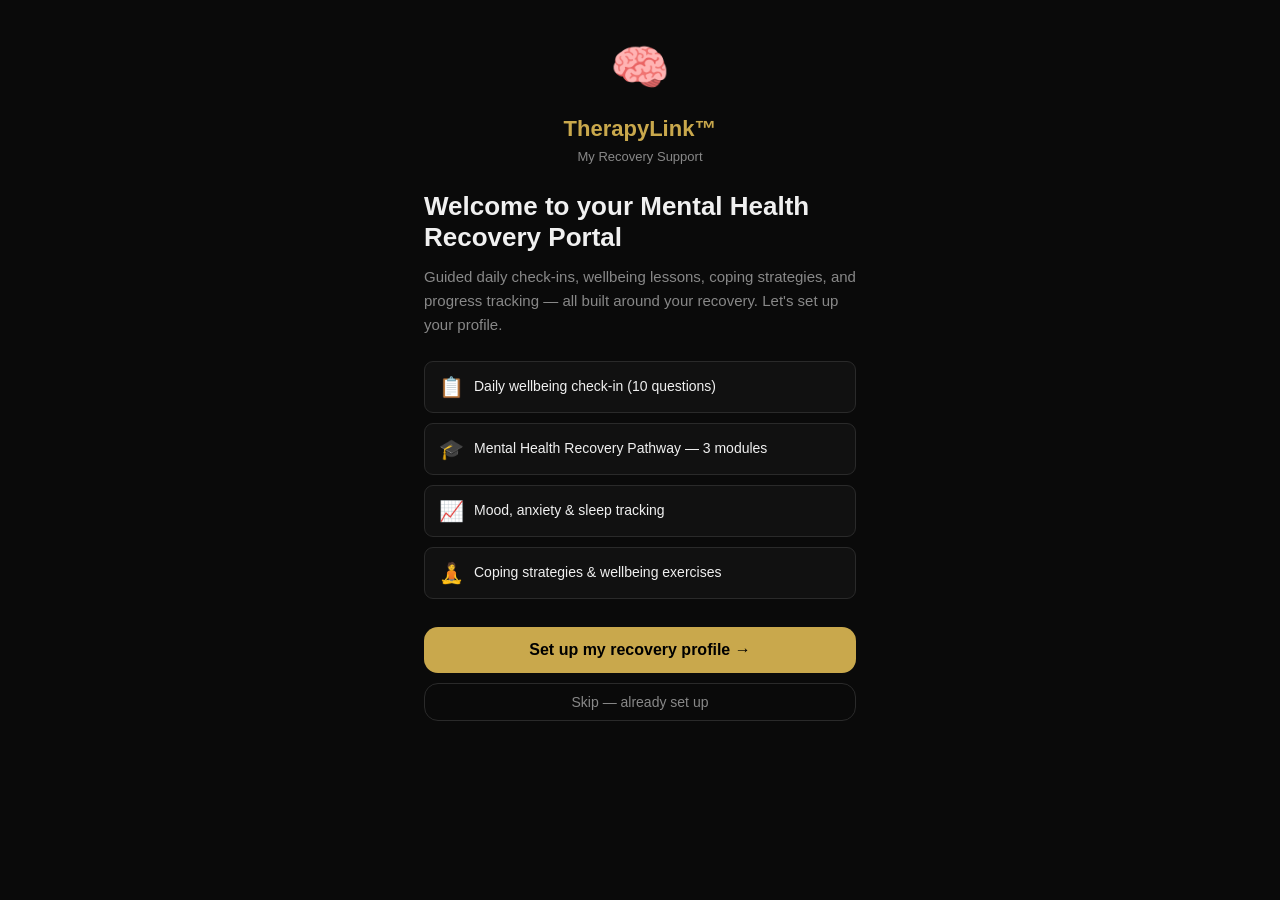
<file: 4p3x_carelink/ap3x/demo/patient-demo.html>
<!DOCTYPE html>
<html lang="en">
<head>
<meta charset="UTF-8"/>
  <link rel="apple-touch-icon" sizes="180x180" href="../../icons/tl-180.png"/>
  <link rel="apple-touch-icon" sizes="152x152" href="../../icons/tl-152.png"/>
  <link rel="apple-touch-icon" sizes="144x144" href="../../icons/tl-144.png"/>
  <link rel="icon" type="image/png" sizes="32x32" href="../../icons/tl-96.png"/>
  <link rel="icon" type="image/png" sizes="192x192" href="../../icons/tl-192.png"/>
  <meta name="apple-mobile-web-app-capable" content="yes"/>
  <meta name="apple-mobile-web-app-status-bar-style" content="black-translucent"/>
  <meta name="apple-mobile-web-app-title" content="TherapyLink™"/>
  <meta name="msapplication-TileImage" content="../../icons/tl-144.png"/>
  <meta name="msapplication-TileColor" content="#0a0a0a"/>
<meta name="viewport" content="width=device-width,initial-scale=1,maximum-scale=1"/>
<meta name="theme-color" content="#c9a84c"/>
<title>TherapyLink™ — My Recovery Support</title>
<link rel="manifest" href="../patient-pwa/manifest.json"/>
<style>
:root{
  --bg:#0a0a0a;--surface:#111;--surface2:#1a1a1a;--border:#2a2a2a;
  --gold:#c9a84c;--gold-d:#9a7a30;--gold-xl:#1a1200;
  --green:#22c55e;--green-d:#16a34a;
  --purple:#a855f7;--purple-d:#7c3aed;
  --warn:#f59e0b;--high:#ef4444;--critical:#a855f7;
  --text:#f0f0f0;--muted:#888;--light:#444;
  --r:14px;--rs:9px;--shadow:0 2px 10px rgba(0,0,0,.5);--t:.2s ease;
}
[data-theme=light]{--bg:#f0f6ff;--surface:#fff;--surface2:#e8f0fe;--border:#c8d8f0;--text:#1e293b;--muted:#64748b;--light:#94a3b8;--gold-xl:#fffbeb;}
*,*::before,*::after{box-sizing:border-box;margin:0;padding:0}
html,body{height:100%;overscroll-behavior:none}
body{font-family:-apple-system,BlinkMacSystemFont,"Segoe UI",Roboto,sans-serif;background:var(--bg);color:var(--text);min-height:100dvh;max-width:480px;margin:0 auto;padding-bottom:82px;font-size:15px;line-height:1.5;-webkit-font-smoothing:antialiased;overflow-x:hidden}

/* Header */
.ap3x-header{position:sticky;top:0;z-index:100;display:flex;align-items:center;justify-content:space-between;padding:12px 16px;background:var(--surface);border-bottom:1px solid var(--border);box-shadow:var(--shadow)}
.header-brand{display:flex;align-items:center;gap:7px;font-weight:700}
.brand-dot{width:10px;height:10px;border-radius:50%;background:var(--gold);animation:pulse 2.5s infinite}
@keyframes pulse{0%,100%{opacity:1;transform:scale(1)}50%{opacity:.5;transform:scale(1.2)}}
.brand-name{font-size:16px;color:var(--gold)}
.brand-sub{font-size:12px;color:var(--muted);font-weight:400}
.header-right{display:flex;align-items:center;gap:6px}
.btn-icon{background:none;border:none;cursor:pointer;font-size:19px;padding:5px;border-radius:8px;transition:background var(--t)}
.btn-icon:hover{background:var(--surface2)}
.back-link{font-size:12px;color:var(--muted);text-decoration:none;padding:5px 10px;background:var(--surface2);border-radius:var(--rs);border:1px solid var(--border)}
.back-link:hover{color:var(--gold)}

/* Streak */
.streak-banner{display:flex;align-items:center;justify-content:space-between;padding:10px 16px;background:linear-gradient(135deg,var(--gold-d),var(--gold));color:#000;font-size:14px}
.streak-left{display:flex;align-items:center;gap:8px;font-weight:700}
.streak-xp{font-size:12px;background:rgba(0,0,0,.15);border-radius:99px;padding:2px 10px;font-weight:600}

/* Bottom nav */
.bottom-nav{position:fixed;bottom:0;left:50%;transform:translateX(-50%);width:100%;max-width:480px;display:flex;background:var(--surface);border-top:1px solid var(--border);box-shadow:0 -2px 8px rgba(0,0,0,.3);z-index:600}
.nav-tab{flex:1;display:flex;flex-direction:column;align-items:center;gap:3px;padding:10px 4px;background:none;border:none;color:var(--muted);font-size:10px;cursor:pointer;transition:color var(--t);position:relative;touch-action:manipulation;-webkit-tap-highlight-color:transparent;user-select:none}
.nav-tab.active{color:var(--gold)}
.nav-tab .notif-dot{position:absolute;top:7px;right:calc(50% - 14px);width:7px;height:7px;border-radius:50%;background:var(--high);border:2px solid var(--surface)}

/* Tab pages */
.tab-page{padding:18px 16px;animation:fadeIn .2s ease;padding-bottom:80px}
.tab-page.hidden{display:none!important}
@keyframes fadeIn{from{opacity:0;transform:translateY(5px)}to{opacity:1;transform:translateY(0)}}
.section-title{font-size:22px;font-weight:700;margin-bottom:3px}
.section-sub{font-size:14px;color:var(--muted);margin-bottom:18px}

/* Home */
.home-greeting{background:linear-gradient(135deg,var(--gold-d),var(--gold));border-radius:var(--r);padding:20px;color:#000;margin-bottom:16px;position:relative;overflow:hidden}
.home-greeting::after{content:'🧠';position:absolute;right:16px;top:50%;transform:translateY(-50%);font-size:48px;opacity:.18}
.hg-title{font-size:19px;font-weight:700;margin-bottom:4px}
.hg-sub{font-size:13px;opacity:.75}
.quick-actions{display:grid;grid-template-columns:1fr 1fr;gap:10px;margin-bottom:16px}
.qa-btn{background:var(--surface);border:1.5px solid var(--border);border-radius:var(--r);padding:14px 12px;display:flex;flex-direction:column;align-items:flex-start;gap:6px;cursor:pointer;transition:all var(--t);text-align:left}
.qa-btn:hover{border-color:var(--gold);box-shadow:0 0 0 3px rgba(201,168,76,.1)}
.qa-icon{font-size:22px}.qa-label{font-size:13px;font-weight:700}.qa-desc{font-size:11px;color:var(--muted)}
.insight-strip{background:var(--surface);border-radius:var(--r);padding:14px;margin-bottom:16px;box-shadow:var(--shadow);border-left:4px solid var(--gold)}
.insight-strip h4{font-size:13px;font-weight:700;margin-bottom:4px;color:var(--gold)}
.insight-strip p{font-size:13px;color:var(--text);line-height:1.5}

/* Mood ring */
.mood-row{display:flex;gap:8px;justify-content:space-between;margin-bottom:16px}
.mood-btn{flex:1;display:flex;flex-direction:column;align-items:center;gap:5px;background:var(--surface);border:2px solid transparent;border-radius:var(--r);padding:12px 4px;cursor:pointer;transition:all var(--t)}
.mood-btn:hover{border-color:var(--border);transform:translateY(-2px)}
.mood-btn.selected{border-color:var(--gold);background:var(--gold-xl)}
.mood-emoji{font-size:26px}.mood-label{font-size:10px;color:var(--muted);font-weight:600}

/* Scale */
.scale-wrap{background:var(--surface);border-radius:var(--r);padding:18px 14px;margin-bottom:16px;box-shadow:var(--shadow)}
.scale-header{display:flex;align-items:center;justify-content:space-between;margin-bottom:12px}
.scale-title{font-size:14px;font-weight:700}
.scale-labels{display:flex;justify-content:space-between;font-size:11px;color:var(--muted);margin-bottom:10px}
.scale-track{display:flex;gap:3px}
.scale-btn{flex:1;aspect-ratio:1;border-radius:7px;border:2px solid transparent;font-size:12px;font-weight:700;cursor:pointer;transition:all var(--t)}
.scale-btn:hover{transform:scale(1.1)}
.scale-btn[data-v="0"],.scale-btn[data-v="1"]{background:rgba(34,197,94,.2);color:var(--green)}
.scale-btn[data-v="2"],.scale-btn[data-v="3"]{background:rgba(34,197,94,.12);color:var(--green)}
.scale-btn[data-v="4"],.scale-btn[data-v="5"]{background:rgba(245,158,11,.15);color:var(--warn)}
.scale-btn[data-v="6"],.scale-btn[data-v="7"]{background:rgba(239,68,68,.12);color:var(--high)}
.scale-btn[data-v="8"],.scale-btn[data-v="9"],.scale-btn[data-v="10"]{background:rgba(239,68,68,.2);color:var(--high)}
.scale-btn.selected{border-color:var(--gold);box-shadow:0 0 0 3px rgba(201,168,76,.25);transform:scale(1.14)}
.score-display{text-align:center;margin-top:10px;font-size:30px;font-weight:800;color:var(--gold);min-height:38px}
.score-label{text-align:center;font-size:13px;color:var(--muted);margin-top:2px;min-height:18px}

/* Form */
.form-card{background:var(--surface);border-radius:var(--r);padding:16px;margin-bottom:14px;box-shadow:var(--shadow)}
.form-card-title{font-size:14px;font-weight:700;margin-bottom:12px;display:flex;align-items:center;gap:6px}
.form-label{display:block;font-size:12px;font-weight:600;color:var(--muted);margin-bottom:6px;text-transform:uppercase;letter-spacing:.04em}
.form-textarea{width:100%;background:var(--surface2);border:1.5px solid var(--border);border-radius:var(--rs);padding:10px 12px;font-size:14px;color:var(--text);font-family:inherit;resize:none;min-height:70px}
.form-textarea:focus{outline:none;border-color:var(--gold);box-shadow:0 0 0 3px rgba(201,168,76,.12)}
.tag-group{display:flex;flex-wrap:wrap;gap:7px}
.tag{padding:5px 12px;border-radius:99px;border:1.5px solid var(--border);background:var(--surface);color:var(--muted);font-size:13px;cursor:pointer;transition:all var(--t)}
.tag.active{background:var(--gold);border-color:var(--gold);color:#000}
.yn-row{display:flex;gap:10px}
.yn-btn{flex:1;padding:10px;border-radius:var(--rs);border:1.5px solid var(--border);background:var(--surface);color:var(--text);font-size:14px;font-weight:600;cursor:pointer;transition:all var(--t);text-align:center}
.yn-btn.yes.selected{background:var(--green);border-color:var(--green);color:#fff}
.yn-btn.no.selected{background:var(--high);border-color:var(--high);color:#fff}

/* Step indicator */
.step-progress{height:4px;background:var(--border);border-radius:99px;margin-bottom:20px;overflow:hidden}
.step-progress-bar{height:100%;background:var(--gold);border-radius:99px;transition:width .4s ease}
.step-indicator{display:flex;gap:6px;justify-content:center;margin-bottom:16px}
.step-dot{width:8px;height:8px;border-radius:50%;background:var(--border)}
.step-dot.active{background:var(--gold)}.step-dot.done{background:var(--green)}
.checkin-step{animation:fadeIn .2s ease}.checkin-step.hidden{display:none!important}
.ci-question{font-size:17px;font-weight:700;margin-bottom:6px;line-height:1.4}
.ci-sub{font-size:13px;color:var(--muted);margin-bottom:16px}

/* Buttons */
.btn-primary{width:100%;padding:14px;background:var(--gold);color:#000;border:none;border-radius:var(--r);font-size:16px;font-weight:700;cursor:pointer;transition:background var(--t),transform var(--t)}
.btn-primary:hover{background:var(--gold-d)}
.btn-primary:active{transform:scale(.98)}
.btn-secondary{width:100%;padding:12px;background:var(--surface2);color:var(--text);border:1.5px solid var(--border);border-radius:var(--r);font-size:15px;font-weight:600;cursor:pointer;transition:all var(--t)}
.btn-secondary:hover{border-color:var(--gold);color:var(--gold)}
.btn-row{display:flex;gap:10px;margin-top:12px}
.btn-row .btn-primary,.btn-row .btn-secondary{flex:1;width:auto}
.btn-emergency{width:100%;padding:14px;background:none;border:2px solid var(--high);color:var(--high);border-radius:var(--r);font-size:15px;font-weight:700;cursor:pointer;margin-top:20px;transition:all var(--t)}
.btn-emergency:hover{background:var(--high);color:#fff}
.btn-sm{padding:7px 14px;font-size:13px;font-weight:600;border-radius:var(--rs);cursor:pointer;border:1.5px solid var(--border);background:var(--surface);color:var(--text);transition:all var(--t)}
.btn-sm:hover{border-color:var(--gold);color:var(--gold)}
.btn-sm.filled{background:var(--gold);color:#000;border-color:var(--gold)}

/* Feedback card */
.feedback-card{background:var(--surface);border:1.5px solid var(--border);border-radius:var(--r);padding:18px;margin-top:16px;animation:fadeIn .3s ease}
.feedback-card.risk-high{border-color:var(--high);background:rgba(239,68,68,.05)}
.feedback-card.risk-critical{border-color:var(--critical);background:rgba(168,85,247,.05)}
.risk-badge{display:inline-flex;align-items:center;gap:5px;padding:4px 12px;border-radius:99px;font-size:12px;font-weight:700}
.risk-badge.LOW,.risk-badge.low{background:rgba(34,197,94,.15);color:var(--green)}
.risk-badge.MEDIUM,.risk-badge.medium{background:rgba(245,158,11,.15);color:var(--warn)}
.risk-badge.HIGH,.risk-badge.high{background:rgba(239,68,68,.15);color:var(--high)}
.risk-badge.CRITICAL,.risk-badge.critical{background:rgba(168,85,247,.15);color:var(--purple)}
.fcard-title{font-size:16px;font-weight:700;margin-bottom:6px}
.fcard-sub{font-size:13px;color:var(--muted);line-height:1.5}
.fcard-tips{margin-top:14px;display:flex;flex-direction:column;gap:6px}
.fcard-tip{font-size:13px;padding:8px 12px;background:var(--surface2);border-radius:var(--rs);line-height:1.4}

/* Lesson cards */
.module-card{background:var(--surface);border-radius:var(--r);padding:16px;margin-bottom:14px;box-shadow:var(--shadow);border:1px solid var(--border)}
.module-header{display:flex;align-items:center;gap:10px;margin-bottom:12px}
.module-icon{font-size:24px}.module-name{font-size:15px;font-weight:700}
.module-prog{height:6px;background:var(--border);border-radius:99px;margin-bottom:14px;overflow:hidden}
.module-prog-bar{height:100%;border-radius:99px;transition:width .4s ease}
.lesson-item{display:flex;align-items:center;justify-content:space-between;padding:10px 0;border-bottom:1px solid var(--border);gap:10px}
.lesson-item:last-child{border-bottom:none}
.lesson-info{flex:1}
.lesson-name{font-size:13px;font-weight:600}
.lesson-desc{font-size:11px;color:var(--muted);margin-top:2px}
.lesson-check{width:22px;height:22px;border-radius:50%;border:2px solid var(--border);display:flex;align-items:center;justify-content:center;flex-shrink:0;cursor:pointer;transition:all var(--t)}
.lesson-check.done{background:var(--green);border-color:var(--green);color:#fff}

/* ── Lesson detail panel ─────────────────────────────────────── */
.lesson-detail{position:fixed;inset:0;background:var(--bg);z-index:200;overflow-y:auto;animation:slideUp .22s ease}
@keyframes slideUp{from{transform:translateY(40px);opacity:0}to{transform:translateY(0);opacity:1}}
.ld-header{position:sticky;top:0;background:var(--surface);border-bottom:1.5px solid var(--border);padding:12px 16px;display:flex;align-items:center;gap:10px;z-index:10}
.ld-back{background:none;border:none;font-size:22px;cursor:pointer;color:var(--text);padding:4px;line-height:1;flex-shrink:0}
.ld-header-info{flex:1}
.ld-module-label{font-size:10px;color:var(--muted);text-transform:uppercase;letter-spacing:.06em;font-weight:600}
.ld-title{font-size:15px;font-weight:800;line-height:1.3}
.ld-body{padding:16px 16px 100px}
.ld-meta{display:flex;align-items:center;gap:10px;margin-bottom:14px;flex-wrap:wrap}
.ld-time{font-size:12px;color:var(--muted);background:var(--surface2);padding:4px 10px;border-radius:99px;border:1px solid var(--border)}
.ld-num{font-size:12px;color:var(--gold);background:var(--gold-xl);padding:4px 10px;border-radius:99px;border:1px solid var(--gold-d);font-weight:700}
.ld-summary{font-size:14px;color:var(--text);line-height:1.7;margin-bottom:20px;padding:14px;background:var(--surface);border-radius:var(--r);border-left:4px solid var(--gold)}
.ld-goals{margin-bottom:20px}
.ld-goals h3{font-size:13px;font-weight:700;color:var(--gold);text-transform:uppercase;letter-spacing:.05em;margin-bottom:8px}
.ld-goal{font-size:13px;padding:8px 12px;background:var(--surface);border-radius:var(--rs);margin-bottom:6px;border:1px solid var(--border);display:flex;align-items:flex-start;gap:8px;line-height:1.5}
.ld-goal::before{content:'✦';color:var(--gold);font-size:10px;margin-top:3px;flex-shrink:0}
.ld-section{margin-bottom:18px}
.ld-section h3{font-size:14px;font-weight:700;margin-bottom:6px;color:var(--text)}
.ld-section p{font-size:14px;color:var(--text);line-height:1.75;background:var(--surface);padding:12px 14px;border-radius:var(--rs);border:1px solid var(--border)}
.ld-block{background:var(--surface);border-radius:var(--r);padding:14px;margin-bottom:14px;border:1px solid var(--border)}
.ld-block h3{font-size:12px;font-weight:700;color:var(--gold);text-transform:uppercase;letter-spacing:.05em;margin-bottom:8px}
.ld-block p{font-size:14px;line-height:1.7;color:var(--text)}
.ld-safety{background:rgba(239,68,68,.06);border:1.5px solid rgba(239,68,68,.2);border-radius:var(--r);padding:14px;margin-bottom:14px}
.ld-safety h3{font-size:12px;font-weight:700;color:var(--high);text-transform:uppercase;letter-spacing:.05em;margin-bottom:6px}
.ld-safety p{font-size:12px;color:var(--muted);line-height:1.6}
.ld-complete-bar{position:fixed;bottom:0;left:0;right:0;padding:14px 16px;background:var(--surface);border-top:1.5px solid var(--border);box-shadow:0 -4px 16px rgba(0,0,0,.3);z-index:20;max-width:480px;margin:0 auto}
.ld-note-area{width:100%;background:var(--surface2);border:1.5px solid var(--border);border-radius:var(--rs);padding:10px 12px;font-size:13px;color:var(--text);font-family:inherit;resize:none;min-height:60px;margin-bottom:10px}
.ld-note-area:focus{outline:none;border-color:var(--gold)}
.lesson-item{cursor:pointer}
.lesson-item:hover .lesson-name{color:var(--gold)}
.lesson-item:hover{background:rgba(201,168,76,.04);border-radius:var(--rs);padding-left:6px;margin-left:-6px}


/* Coping strategy cards */
.coping-card{background:var(--surface);border-radius:var(--r);padding:14px;margin-bottom:12px;box-shadow:var(--shadow);border:1px solid var(--border);display:flex;align-items:flex-start;gap:12px}
.coping-icon{font-size:28px;flex-shrink:0}
.coping-body{flex:1}
.coping-name{font-size:14px;font-weight:700;margin-bottom:4px}
.coping-desc{font-size:12px;color:var(--muted);line-height:1.5}
.coping-tag{font-size:10px;padding:2px 8px;border-radius:99px;background:var(--gold-xl);color:var(--gold);font-weight:600;margin-top:6px;display:inline-block;border:1px solid var(--gold-d)}

/* Progress */
.prog-stat-grid{display:grid;grid-template-columns:1fr 1fr;gap:10px;margin-bottom:16px}
.prog-stat{background:var(--surface);border-radius:var(--r);padding:14px;box-shadow:var(--shadow);text-align:center;border:1px solid var(--border)}
.prog-stat-val{font-size:28px;font-weight:800;color:var(--gold)}
.prog-stat-lbl{font-size:11px;color:var(--muted);text-transform:uppercase;letter-spacing:.04em;margin-top:2px}
.history-item{background:var(--surface);border-radius:var(--rs);padding:12px 14px;margin-bottom:8px;display:flex;align-items:center;gap:10px;box-shadow:var(--shadow);border:1px solid var(--border)}
.hi-score{width:40px;height:40px;border-radius:50%;display:flex;align-items:center;justify-content:center;font-size:16px;font-weight:800;flex-shrink:0}
.hi-info{flex:1}
.hi-date{font-size:12px;color:var(--muted)}
.hi-note{font-size:12px;margin-top:2px}

/* Safety notice */
.safety-notice{background:rgba(239,68,68,.08);border:1.5px solid rgba(239,68,68,.25);border-radius:var(--r);padding:16px;margin-bottom:16px}
.safety-notice h4{font-size:14px;font-weight:700;color:var(--high);margin-bottom:8px}
.safety-notice p{font-size:12px;color:var(--muted);line-height:1.6}
.safety-notice .crisis-btn{display:block;width:100%;margin-top:12px;padding:10px;background:var(--high);color:#fff;border:none;border-radius:var(--rs);font-size:14px;font-weight:700;cursor:pointer;text-align:center}

/* Toast */
.toast{position:fixed;bottom:90px;left:50%;transform:translateX(-50%);background:var(--green);color:#fff;padding:10px 20px;border-radius:var(--rs);font-size:13px;font-weight:600;z-index:500;box-shadow:0 4px 16px rgba(0,0,0,.4);white-space:nowrap}
.toast.hidden{display:none!important}
.hidden{display:none!important}

/* Onboarding */
.ob-wrap{position:fixed;inset:0;background:var(--bg);z-index:500;overflow-y:auto}
.ob-inner{max-width:480px;margin:0 auto;padding:32px 24px 40px}
.ob-logo{text-align:center;margin-bottom:24px}
.ob-brand{font-size:22px;font-weight:800;color:var(--gold);margin-top:8px}
.ob-brand-sub{font-size:13px;color:var(--muted);margin-top:2px}
.ob-title{font-size:26px;font-weight:800;margin-bottom:12px;line-height:1.2}
.ob-desc{font-size:15px;color:var(--muted);line-height:1.6;margin-bottom:24px}
.ob-feature-list{display:flex;flex-direction:column;gap:10px;margin-bottom:28px}
.ob-feat{display:flex;align-items:center;gap:10px;font-size:14px;padding:10px 14px;background:var(--surface);border-radius:var(--rs);border:1px solid var(--border)}
.ob-feat span{font-size:20px}
.ob-step{display:none}
.ob-step.active{display:block}
.ob-step-num{font-size:12px;color:var(--muted);font-weight:600;margin-bottom:8px;text-transform:uppercase;letter-spacing:.06em}
.ob-step-title{font-size:22px;font-weight:800;margin-bottom:8px}
.ob-step-sub{font-size:14px;color:var(--muted);margin-bottom:20px;line-height:1.5}
.ob-field{margin-bottom:16px}
.ob-label{display:block;font-size:12px;font-weight:600;color:var(--muted);margin-bottom:6px;text-transform:uppercase;letter-spacing:.04em}
.ob-input{width:100%;background:var(--surface);border:1.5px solid var(--border);border-radius:var(--rs);padding:12px 14px;font-size:15px;color:var(--text);outline:none}
.ob-input:focus{border-color:var(--gold);box-shadow:0 0 0 3px rgba(201,168,76,.12)}
.ob-goals-grid{display:grid;grid-template-columns:1fr 1fr;gap:8px;margin-bottom:4px}
.ob-goal-btn{padding:10px 12px;border-radius:var(--rs);border:1.5px solid var(--border);background:var(--surface);color:var(--text);font-size:13px;cursor:pointer;transition:all var(--t);text-align:left}
.ob-goal-btn.active{background:var(--gold);border-color:var(--gold);color:#000;font-weight:600}
.ob-back{background:none;border:none;color:var(--muted);font-size:14px;cursor:pointer;margin-bottom:16px;padding:0}
.ob-skip-btn{width:100%;margin-top:10px;padding:10px;background:none;border:1.5px solid var(--border);border-radius:var(--r);color:var(--muted);font-size:14px;cursor:pointer}
.ob-ready-icon{font-size:56px;text-align:center;margin-bottom:16px}
.ob-ready-title{font-size:26px;font-weight:800;text-align:center;margin-bottom:8px}
.ob-ready-sub{font-size:14px;color:var(--muted);text-align:center;margin-bottom:20px}
</style>
<script src="../shared/pwa-manager.js"></script>
</head>
<body data-theme="dark">

<!-- PWA CONNECT SCREEN -->
<div id="pwaConnectScreen" style="display:none">
  <div style="max-width:440px;margin:60px auto;padding:20px">
    <div style="text-align:center;margin-bottom:24px">
      <img src="../../icons/tl-192.png" alt="TherapyLink OS" style="width:64px;height:64px;border-radius:14px;margin-bottom:12px"/>
      <div style="font-size:22px;font-weight:900;color:var(--gold)">TherapyLink OS&#x2122;</div>
      <div style="font-size:13px;color:var(--muted);margin-top:4px">Connect Your Patient PWA</div>
    </div>
    <div style="background:var(--surface2);border-radius:12px;padding:24px;border:1px solid var(--border)">
      <div style="font-size:14px;font-weight:700;margin-bottom:16px">Enter your access code</div>
      <div style="margin-bottom:14px">
        <div style="font-size:12px;font-weight:700;color:var(--muted);margin-bottom:5px">ACCESS CODE</div>
        <input id="connectAccessCode" type="text" placeholder="e.g. TL-ACCESS-0001"
          style="width:100%;box-sizing:border-box;background:var(--surface);border:1px solid var(--border);border-radius:8px;color:var(--text);padding:10px 14px;font-size:14px;font-family:monospace;letter-spacing:.05em;text-transform:uppercase"
          oninput="this.value=this.value.toUpperCase()"/>
      </div>
      <button onclick="submitPwaConnect()"
        style="width:100%;background:var(--gold);color:#1a1a1a;border:none;border-radius:8px;padding:12px;font-size:14px;font-weight:800;cursor:pointer">
        Connect PWA
      </button>
      <div id="connectMsg" style="display:none;margin-top:10px;font-size:12px;padding:8px 12px;border-radius:6px"></div>
      <div style="margin-top:16px;padding-top:14px;border-top:1px solid var(--border)">
        <button onclick="useDemoMode()"
          style="width:100%;background:transparent;border:1px solid var(--border);border-radius:8px;padding:10px;font-size:13px;color:var(--muted);cursor:pointer">
          Continue in Demo Mode
        </button>
      </div>
    </div>
    <div style="margin-top:16px;background:rgba(220,38,38,.08);border:1px solid rgba(220,38,38,.25);border-radius:8px;padding:12px 14px;font-size:11px;color:#fca5a5;line-height:1.6">
      &#x26A0;&#xFE0F; TherapyLink OS&#x2122; is a support and coordination tool only. It does not replace a qualified therapist, emergency services, safeguarding duties, or medical advice. If you are in immediate danger, contact emergency services immediately.
    </div>
  </div>
</div>

<!-- ══ ONBOARDING ══ -->
<div id="onboarding" class="ob-wrap" style="display:none">
  <div class="ob-inner">
    <!-- Step 1 -->
    <div class="ob-step active" id="ob-step-1">
      <div class="ob-logo"><div style="font-size:48px">🧠</div><div class="ob-brand">TherapyLink™</div><div class="ob-brand-sub">My Recovery Support</div></div>
      <h1 class="ob-title">Welcome to your Mental Health Recovery Portal</h1>
      <p class="ob-desc">Guided daily check-ins, wellbeing lessons, coping strategies, and progress tracking — all built around your recovery. Let's set up your profile.</p>
      <div class="ob-feature-list">
        <div class="ob-feat"><span>📋</span>Daily wellbeing check-in (10 questions)</div>
        <div class="ob-feat"><span>🎓</span>Mental Health Recovery Pathway — 3 modules</div>
        <div class="ob-feat"><span>📈</span>Mood, anxiety &amp; sleep tracking</div>
        <div class="ob-feat"><span>🧘</span>Coping strategies &amp; wellbeing exercises</div>
      </div>
      <button class="btn-primary" onclick="obNext(1)">Set up my recovery profile →</button>
      <button class="ob-skip-btn" onclick="obSkip()">Skip — already set up</button>
    </div>
    <!-- Step 2 -->
    <div class="ob-step" id="ob-step-2">
      <button class="ob-back" onclick="obBack(2)">‹ Back</button>
      <div class="ob-step-num">Step 1 of 3</div>
      <h2 class="ob-step-title">Tell us about yourself</h2>
      <p class="ob-step-sub">This personalises your recovery pathway and check-in experience. Only stored on this device.</p>
      <div class="ob-field"><label class="ob-label">Your first name or nickname</label><input type="text" id="ob-pname" class="ob-input" placeholder="e.g. Alex, Jordan, Sam…" autocomplete="off"/></div>
      <div class="ob-field"><label class="ob-label">Age range</label>
        <div style="display:flex;flex-wrap:wrap;gap:8px" id="ob-age">
          <button class="ob-goal-btn" data-age="Under 18">Under 18</button>
          <button class="ob-goal-btn" data-age="18–24">18–24</button>
          <button class="ob-goal-btn" data-age="25–34">25–34</button>
          <button class="ob-goal-btn" data-age="35–44">35–44</button>
          <button class="ob-goal-btn" data-age="45+">45+</button>
        </div>
      </div>
      <button class="btn-primary" style="margin-top:16px" onclick="obNext(2)">Next →</button>
    </div>
    <!-- Step 3 -->
    <div class="ob-step" id="ob-step-3">
      <button class="ob-back" onclick="obBack(3)">‹ Back</button>
      <div class="ob-step-num">Step 2 of 3</div>
      <h2 class="ob-step-title">What are your wellbeing goals?</h2>
      <p class="ob-step-sub">Select everything relevant — we'll personalise your Recovery Pathway</p>
      <div class="ob-goals-grid" id="ob-goals">
        <button class="ob-goal-btn" data-g="Managing anxiety">😌 Managing anxiety</button>
        <button class="ob-goal-btn" data-g="Improving mood">🌤 Improving mood</button>
        <button class="ob-goal-btn" data-g="Better sleep">😴 Better sleep</button>
        <button class="ob-goal-btn" data-g="Reducing stress">🧘 Reducing stress</button>
        <button class="ob-goal-btn" data-g="Building coping skills">🛠 Coping skills</button>
        <button class="ob-goal-btn" data-g="Processing difficult feelings">💭 Processing feelings</button>
        <button class="ob-goal-btn" data-g="Improving relationships">🤝 Relationships</button>
        <button class="ob-goal-btn" data-g="Building confidence">💪 Confidence</button>
        <button class="ob-goal-btn" data-g="Managing intrusive thoughts">🧩 Intrusive thoughts</button>
        <button class="ob-goal-btn" data-g="Recovery from trauma">🌱 Trauma recovery</button>
      </div>
      <button class="btn-primary" style="margin-top:16px" onclick="obNext(3)">Next →</button>
    </div>
    <!-- Step 4 -->
    <div class="ob-step" id="ob-step-4">
      <button class="ob-back" onclick="obBack(4)">‹ Back</button>
      <div class="ob-step-num">Step 3 of 3</div>
      <h2 class="ob-step-title">How familiar are you with mental health support?</h2>
      <p class="ob-step-sub">Helps us calibrate lesson depth and guidance detail</p>
      <div style="display:flex;flex-direction:column;gap:10px;margin-bottom:20px" id="ob-exp">
        <button class="ob-goal-btn" style="padding:14px;text-align:left;border-radius:var(--r)" data-e="new"><strong>New to mental health support</strong><br/><span style="font-size:12px;color:var(--muted)">I'm just starting to explore therapy and wellbeing tools</span></button>
        <button class="ob-goal-btn" style="padding:14px;text-align:left;border-radius:var(--r)" data-e="some"><strong>Some experience</strong><br/><span style="font-size:12px;color:var(--muted)">I've had some therapy or tried wellbeing tools before</span></button>
        <button class="ob-goal-btn" style="padding:14px;text-align:left;border-radius:var(--r)" data-e="ongoing"><strong>Ongoing support</strong><br/><span style="font-size:12px;color:var(--muted)">I'm currently working with a therapist and want extra support</span></button>
      </div>
      <button class="btn-primary" onclick="obFinish()">Set up my recovery portal →</button>
    </div>
    <!-- Step 5 Ready -->
    <div class="ob-step" id="ob-step-5">
      <div class="ob-ready-icon">✨</div>
      <div class="ob-ready-title">You're all set!</div>
      <div class="ob-ready-sub">Your personalised recovery portal is ready.</div>
      <div id="ob-summary" style="background:var(--surface);border-radius:var(--r);padding:14px;margin-bottom:20px;font-size:13px;color:var(--muted);line-height:1.8"></div>
      <div class="safety-notice">
        <h4>⚠️ Important</h4>
        <p>This app supports mental health education, reflection, and therapist-guided monitoring. It does not provide emergency support or replace professional care. If you feel at immediate risk or in crisis, please contact local emergency services or a crisis support line immediately.</p>
      </div>
      <button class="btn-primary" id="ob-launch-btn">Open My Recovery Portal →</button>
    </div>
  </div>
</div>

<!-- ══ MAIN PORTAL ══ -->
<div id="portal-root" style="display:none">
  <header class="ap3x-header">
    <div id="pwaStatusBar" style="display:none;margin:8px 16px 0;padding:8px 12px;background:var(--surface2);border-radius:8px;border:1px solid var(--border);font-size:11px;display:flex;justify-content:space-between;align-items:center;flex-wrap:wrap;gap:6px"><span id="pwaStatusId" style="font-family:monospace;color:var(--gold)"></span><span id="pwaStatusSync" style="color:var(--muted)"></span><button onclick="patientSyncNow()" style="background:transparent;border:1px solid var(--border);border-radius:5px;padding:3px 8px;font-size:11px;color:var(--muted);cursor:pointer">Sync</button></div>
    <div class="header-brand">
      <div class="brand-dot"></div>
      <div><div class="brand-name">TherapyLink™</div><div class="brand-sub" id="portal-brand-sub">My Recovery Support</div></div>
    </div>
    <div class="header-right">
      <span id="xp-chip" style="background:var(--gold-xl);border:1.5px solid var(--gold-d);border-radius:99px;padding:4px 12px;font-size:12px;font-weight:700;color:var(--gold)">⚡ 0 XP</span>
      <button class="btn-icon" onclick="toggleTheme()">🌙</button>
      <a href="index.html" class="back-link">← Hub</a>
    </div>
  </header>

  <div id="streak-banner" class="streak-banner" style="display:none">
    <div class="streak-left"><span>🔥</span><span id="streak-text">0-day streak</span></div>
    <span class="streak-xp" id="streak-xp-val">0 XP</span>
  </div>

  <!-- Bottom nav -->
  <nav class="bottom-nav">
    <button class="nav-tab active" id="tab-btn-home" onclick="switchTab('home')"><span style="font-size:20px">🏠</span>Home</button>
    <button class="nav-tab" id="tab-btn-checkin" onclick="switchTab('checkin')"><span style="font-size:20px">📋</span>Check-In<span class="notif-dot" id="checkin-dot"></span></button>
    <button class="nav-tab" id="tab-btn-lessons" onclick="switchTab('lessons')"><span style="font-size:20px">🎓</span>Lessons</button>
    <button class="nav-tab" id="tab-btn-coping" onclick="switchTab('coping')"><span style="font-size:20px">🧘</span>Coping</button>
    <button class="nav-tab" id="tab-btn-progress" onclick="switchTab('progress')"><span style="font-size:20px">📈</span>Progress</button>
  </nav>

  <!-- ── HOME TAB ── -->
  <div class="tab-page" id="tab-home">
    <div class="home-greeting">
      <div class="hg-title" id="home-greeting-title">Good morning 👋</div>
      <div class="hg-sub" id="home-greeting-sub">Your recovery journey continues today.</div>
    </div>
    <div class="quick-actions">
      <button class="qa-btn" onclick="switchTab('checkin')"><div class="qa-icon">📋</div><div class="qa-label">Daily Check-In</div><div class="qa-desc" id="qa-checkin-desc">Complete today's check-in</div></button>
      <button class="qa-btn" onclick="switchTab('lessons')"><div class="qa-icon">🎓</div><div class="qa-label">Continue Pathway</div><div class="qa-desc" id="qa-lesson-desc">Loading…</div></button>
      <button class="qa-btn" onclick="switchTab('coping')"><div class="qa-icon">🧘</div><div class="qa-label">Coping Strategies</div><div class="qa-desc">10 techniques available</div></button>
      <button class="qa-btn" onclick="switchTab('progress')"><div class="qa-icon">📈</div><div class="qa-label">My Progress</div><div class="qa-desc" id="qa-progress-desc">View your journey</div></button>
    </div>
    <div class="insight-strip" id="daily-insight">
      <h4>💡 Today's Insight</h4>
      <p id="insight-text">Loading…</p>
    </div>
    <div class="safety-notice">
      <h4>⚠️ Support Notice</h4>
      <p>This app supports your wellbeing between therapy sessions. It does not replace professional care. If you are in crisis or immediate danger, contact emergency services or a crisis support line now.</p>
      <span id="crisis-info" style="display:block;font-size:12px;color:var(--muted);margin-top:8px"></span>
    </div>
  </div>

  <!-- ── CHECK-IN TAB ── -->
  <div class="tab-page hidden" id="tab-checkin">
    <div class="section-title">Daily Check-In</div>
    <div class="section-sub">10 questions · Takes about 3 minutes</div>
    <div id="checkin-done-view" style="display:none">
      <div style="text-align:center;padding:20px 0">
        <div style="font-size:56px;margin-bottom:12px">✅</div>
        <div style="font-size:20px;font-weight:700;margin-bottom:8px">Check-In Complete</div>
        <div style="font-size:14px;color:var(--muted);margin-bottom:20px">Great work — your check-in has been saved.</div>
      </div>
      <div id="checkin-feedback"></div>
      <button class="btn-secondary" style="margin-top:16px" onclick="resetCheckin()">Complete Another Check-In</button>
    </div>
    <div id="checkin-form-view">
      <div class="step-progress"><div class="step-progress-bar" id="ci-progress-bar" style="width:10%"></div></div>
      <div class="step-indicator" id="ci-dots"></div>
      <!-- Q1 Mood -->
      <div class="checkin-step active" id="ci-step-1">
        <div class="ci-question">1. How would you rate your mood today?</div>
        <div class="ci-sub">Select the emoji that best matches how you feel right now</div>
        <div class="mood-row">
          <button class="mood-btn" data-mood="1" onclick="selectMood(this)"><span class="mood-emoji">😔</span><span class="mood-label">Very Low</span></button>
          <button class="mood-btn" data-mood="3" onclick="selectMood(this)"><span class="mood-emoji">😕</span><span class="mood-label">Low</span></button>
          <button class="mood-btn" data-mood="5" onclick="selectMood(this)"><span class="mood-emoji">😐</span><span class="mood-label">Neutral</span></button>
          <button class="mood-btn" data-mood="7" onclick="selectMood(this)"><span class="mood-emoji">🙂</span><span class="mood-label">Good</span></button>
          <button class="mood-btn" data-mood="9" onclick="selectMood(this)"><span class="mood-emoji">😊</span><span class="mood-label">Great</span></button>
        </div>
        <div class="btn-row"><button class="btn-secondary" onclick="ciBack(1)">Back</button><button class="btn-primary" onclick="ciNext(1)">Next →</button></div>
      </div>
      <!-- Q2 Anxiety -->
      <div class="checkin-step hidden" id="ci-step-2">
        <div class="ci-question">2. How would you rate your anxiety or stress today?</div>
        <div class="ci-sub">0 = No anxiety at all · 10 = Extreme anxiety</div>
        <div class="scale-wrap">
          <div class="scale-labels"><span>None</span><span>Moderate</span><span>Extreme</span></div>
          <div class="scale-track" id="anxiety-scale"></div>
          <div class="score-display" id="anxiety-display">—</div>
          <div class="score-label" id="anxiety-label"></div>
        </div>
        <div class="btn-row"><button class="btn-secondary" onclick="ciBack(2)">Back</button><button class="btn-primary" onclick="ciNext(2)">Next →</button></div>
      </div>
      <!-- Q3 Sleep -->
      <div class="checkin-step hidden" id="ci-step-3">
        <div class="ci-question">3. How well did you sleep last night?</div>
        <div class="ci-sub">0 = Did not sleep · 10 = Slept very well</div>
        <div class="scale-wrap">
          <div class="scale-labels"><span>Very Poor</span><span>Moderate</span><span>Excellent</span></div>
          <div class="scale-track" id="sleep-scale"></div>
          <div class="score-display" id="sleep-display">—</div>
          <div class="score-label" id="sleep-label"></div>
        </div>
        <div class="btn-row"><button class="btn-secondary" onclick="ciBack(3)">Back</button><button class="btn-primary" onclick="ciNext(3)">Next →</button></div>
      </div>
      <!-- Q4 Energy -->
      <div class="checkin-step hidden" id="ci-step-4">
        <div class="ci-question">4. How much energy do you feel you have today?</div>
        <div class="ci-sub">0 = Exhausted · 10 = Full of energy</div>
        <div class="scale-wrap">
          <div class="scale-labels"><span>Exhausted</span><span>Moderate</span><span>Energised</span></div>
          <div class="scale-track" id="energy-scale"></div>
          <div class="score-display" id="energy-display">—</div>
        </div>
        <div class="btn-row"><button class="btn-secondary" onclick="ciBack(4)">Back</button><button class="btn-primary" onclick="ciNext(4)">Next →</button></div>
      </div>
      <!-- Q5 Coping -->
      <div class="checkin-step hidden" id="ci-step-5">
        <div class="ci-question">5. Have you used any coping strategies today?</div>
        <div class="ci-sub">e.g. breathing exercises, journaling, talking to someone</div>
        <div class="form-card">
          <div class="yn-row">
            <button class="yn-btn yes" id="ci-coping-yes" onclick="selectYN('coping','yes')">✓ Yes</button>
            <button class="yn-btn no" id="ci-coping-no" onclick="selectYN('coping','no')">✗ No</button>
          </div>
          <div id="coping-used-list" style="margin-top:12px;display:none">
            <label class="form-label">Which strategies did you use?</label>
            <div class="tag-group" id="coping-tags">
              <button class="tag" data-c="Breathing exercises">🌬️ Breathing</button>
              <button class="tag" data-c="Journaling">✍️ Journaling</button>
              <button class="tag" data-c="Mindfulness">🧘 Mindfulness</button>
              <button class="tag" data-c="Exercise">🏃 Exercise</button>
              <button class="tag" data-c="Talking to someone">💬 Talking</button>
              <button class="tag" data-c="Grounding techniques">🌿 Grounding</button>
              <button class="tag" data-c="Music / Creative">🎵 Music</button>
              <button class="tag" data-c="Rest / Self-care">🛁 Rest</button>
            </div>
          </div>
        </div>
        <div class="btn-row"><button class="btn-secondary" onclick="ciBack(5)">Back</button><button class="btn-primary" onclick="ciNext(5)">Next →</button></div>
      </div>
      <!-- Q6 Overwhelmed -->
      <div class="checkin-step hidden" id="ci-step-6">
        <div class="ci-question">6. Have you felt overwhelmed today?</div>
        <div class="ci-sub">Feeling like things are too much to handle</div>
        <div class="form-card">
          <div class="yn-row">
            <button class="yn-btn yes" id="ci-overwhelmed-yes" onclick="selectYN('overwhelmed','yes')">✓ Yes</button>
            <button class="yn-btn no" id="ci-overwhelmed-no" onclick="selectYN('overwhelmed','no')">✗ No</button>
          </div>
        </div>
        <div class="btn-row"><button class="btn-secondary" onclick="ciBack(6)">Back</button><button class="btn-primary" onclick="ciNext(6)">Next →</button></div>
      </div>
      <!-- Q7 Concentration -->
      <div class="checkin-step hidden" id="ci-step-7">
        <div class="ci-question">7. Have you had difficulty concentrating today?</div>
        <div class="ci-sub">Trouble focusing on tasks or conversations</div>
        <div class="form-card">
          <div class="yn-row">
            <button class="yn-btn yes" id="ci-conc-yes" onclick="selectYN('conc','yes')">✓ Yes</button>
            <button class="yn-btn no" id="ci-conc-no" onclick="selectYN('conc','no')">✗ No</button>
          </div>
        </div>
        <div class="btn-row"><button class="btn-secondary" onclick="ciBack(7)">Back</button><button class="btn-primary" onclick="ciNext(7)">Next →</button></div>
      </div>
      <!-- Q8 Connection -->
      <div class="checkin-step hidden" id="ci-step-8">
        <div class="ci-question">8. Have you connected with anyone supportive today?</div>
        <div class="ci-sub">A friend, family member, therapist, or support group</div>
        <div class="form-card">
          <div class="yn-row">
            <button class="yn-btn yes" id="ci-conn-yes" onclick="selectYN('conn','yes')">✓ Yes</button>
            <button class="yn-btn no" id="ci-conn-no" onclick="selectYN('conn','no')">✗ Not today</button>
          </div>
        </div>
        <div class="btn-row"><button class="btn-secondary" onclick="ciBack(8)">Back</button><button class="btn-primary" onclick="ciNext(8)">Next →</button></div>
      </div>
      <!-- Q9 Note for therapist -->
      <div class="checkin-step hidden" id="ci-step-9">
        <div class="ci-question">9. Is there anything you want your therapist to know?</div>
        <div class="ci-sub">Optional — this will be visible in your therapist's notes view</div>
        <div class="form-card">
          <textarea id="ci-therapist-note" class="form-textarea" placeholder="e.g. I've been finding mornings really hard this week…" rows="4"></textarea>
        </div>
        <div class="btn-row"><button class="btn-secondary" onclick="ciBack(9)">Back</button><button class="btn-primary" onclick="ciNext(9)">Next →</button></div>
      </div>
      <!-- Q10 Extra support -->
      <div class="checkin-step hidden" id="ci-step-10">
        <div class="ci-question">10. Do you feel you need extra support before your next session?</div>
        <div class="ci-sub">This helps flag to your therapist if you need earlier contact</div>
        <div class="form-card">
          <div class="yn-row">
            <button class="yn-btn yes" id="ci-support-yes" onclick="selectYN('support','yes')">✓ Yes, I need support</button>
            <button class="yn-btn no" id="ci-support-no" onclick="selectYN('support','no')">✗ I'm okay until then</button>
          </div>
          <div style="margin-top:16px;padding:12px;background:rgba(239,68,68,.08);border-radius:var(--rs);border:1px solid rgba(239,68,68,.2);font-size:12px;color:var(--muted);line-height:1.6">
            ⚠️ If you are in immediate danger or crisis, do not wait — contact local emergency services or a crisis support line <strong>now</strong>. This check-in is not monitored in real-time.
          </div>
        </div>
        <div class="btn-row"><button class="btn-secondary" onclick="ciBack(10)">Back</button><button class="btn-primary filled btn-sm" style="width:auto;padding:14px 24px" onclick="submitCheckin()">Submit Check-In ✓</button></div>
      </div>
    </div>
  </div>

  <!-- ── LESSONS TAB ── -->
  <div class="tab-page hidden" id="tab-lessons">
    <div class="section-title">Mental Health Recovery Pathway</div>
    <div class="section-sub">3 modules · 15 guided support lessons</div>
    <div id="lessons-content"></div>
  </div>

  <!-- ── COPING TAB ── -->
  <div class="tab-page hidden" id="tab-coping">
    <div class="section-title">Coping Strategies</div>
    <div class="section-sub">Wellbeing exercises and techniques for everyday support</div>
    <div id="coping-content"></div>
  </div>

  <!-- ── PROGRESS TAB ── -->
  <div class="tab-page hidden" id="tab-progress">
    <div class="section-title">My Progress</div>
    <div class="section-sub">Your personal recovery journey at a glance</div>
    <div id="progress-content"></div>
  </div>
</div>

<div class="toast hidden" id="toast"></div>

<script>
'use strict';
// ── Storage ──────────────────────────────────────────────────────
function sGet(k,d){try{const v=localStorage.getItem(k);return v!==null?JSON.parse(v):d;}catch{return d;}}
function sSet(k,v){try{localStorage.setItem(k,JSON.stringify(v));}catch{}}

// ── Curriculum (3 modules, 5 lessons each) ──────────────────────
const CURRICULUM=[
  {id:1,name:'Module 1 — Understanding Your Mental Health',icon:'🌱',color:'#22c55e',lessons:[
    {id:'m1l1',name:'What mental health recovery can look like',desc:'Exploring what recovery means — it is not linear and that is okay.',xp:60},
    {id:'m1l2',name:'Understanding mood, anxiety, and stress',desc:'How mood, anxiety, and stress interact and influence each other daily.',xp:60},
    {id:'m1l3',name:'Recognising personal triggers',desc:'Learning to identify situations, thoughts, or feelings that worsen symptoms.',xp:70},
    {id:'m1l4',name:'Tracking patterns safely',desc:'Using gentle observation to notice patterns without judgement.',xp:70},
    {id:'m1l5',name:'When to ask for support',desc:'Recognising when to reach out and how to communicate your needs.',xp:80},
  ]},
  {id:2,name:'Module 2 — Coping Skills and Daily Regulation',icon:'🎯',color:'#c9a84c',lessons:[
    {id:'m2l1',name:'Breathing and grounding techniques',desc:'Practical tools to reduce anxiety and return to the present moment.',xp:70},
    {id:'m2l2',name:'Building a daily wellbeing routine',desc:'Small, consistent habits that support mental health over time.',xp:70},
    {id:'m2l3',name:'Managing overwhelming thoughts',desc:'Strategies for cognitive defusion and reducing thought rumination.',xp:80},
    {id:'m2l4',name:'Sleep, rest, and recovery basics',desc:'Understanding the relationship between sleep quality and mental health.',xp:70},
    {id:'m2l5',name:'Creating a personal support plan',desc:'Designing a simple, practical plan for difficult days.',xp:90},
  ]},
  {id:3,name:'Module 3 — Progress, Reflection, and Relapse Prevention',icon:'🌍',color:'#a855f7',lessons:[
    {id:'m3l1',name:'Reflecting on progress',desc:'How to acknowledge growth while being compassionate with setbacks.',xp:80},
    {id:'m3l2',name:'Identifying early warning signs',desc:'Recognising your personal signs that a difficult period may be starting.',xp:80},
    {id:'m3l3',name:'Strengthening coping strategies',desc:'Reviewing and deepening the tools that work best for you.',xp:80},
    {id:'m3l4',name:'Preparing for therapy sessions',desc:'Getting the most from your sessions with planning and reflection.',xp:80},
    {id:'m3l5',name:'Building a personal recovery plan',desc:'Pulling everything together into a lasting personal recovery framework.',xp:100},
  ]}
];

const COPING_STRATEGIES=[
  {id:'breathing',icon:'🌬️',name:'4-7-8 Breathing',desc:'Inhale for 4 counts, hold for 7, exhale for 8. Activates your parasympathetic nervous system to reduce anxiety quickly.',cat:'Anxiety Relief'},
  {id:'grounding',icon:'🌿',name:'5-4-3-2-1 Grounding',desc:'Name 5 things you can see, 4 you can touch, 3 you can hear, 2 you can smell, 1 you can taste. Anchors you in the present moment.',cat:'Grounding'},
  {id:'journaling',icon:'✍️',name:'Reflective Journaling',desc:'Write freely for 5–10 minutes without editing. Getting thoughts onto paper reduces their emotional intensity.',cat:'Emotional Processing'},
  {id:'box',icon:'📦',name:'Box Breathing',desc:'Breathe in for 4, hold for 4, out for 4, hold for 4. Used by therapists to regulate the nervous system under stress.',cat:'Anxiety Relief'},
  {id:'movement',icon:'🏃',name:'Movement Break',desc:'Even a 5-minute walk or light stretching can significantly shift mood. Physical movement processes stress hormones.',cat:'Mood Lifting'},
  {id:'self_comp',icon:'💛',name:'Self-Compassion Pause',desc:'Place a hand on your heart, acknowledge your pain, remind yourself this is a shared human experience. Be kind to yourself.',cat:'Emotional Processing'},
  {id:'mindful',icon:'🧘',name:'Mindful Observation',desc:'Choose one object and observe it for 2 minutes — colour, texture, shape, weight. Breaks cycles of anxious thinking.',cat:'Grounding'},
  {id:'music',icon:'🎵',name:'Music & Movement',desc:'Put on a song that matches or lifts your mood. Music engages emotional processing centres of the brain rapidly.',cat:'Mood Lifting'},
  {id:'cold',icon:'❄️',name:'Cold Water Reset',desc:'Splash cold water on your face or hold an ice cube. Activates the dive reflex and calms the nervous system quickly.',cat:'Crisis Tool'},
  {id:'talk',icon:'💬',name:'Connect & Share',desc:'Reach out to one supportive person — a friend, family member, or therapist. Social connection is a powerful buffer against distress.',cat:'Connection'},
];

const INSIGHTS=[
  'Recovery is not a straight line. Every small step forward matters, even when it does not feel like it.',
  'Your nervous system needs rest to heal. Small moments of calm each day add up to lasting change.',
  'Noticing how you feel without judging it is a skill — and you can get better at it with practice.',
  'Coping strategies work best when you practise them before crisis. Rehearsal builds resilience.',
  'Asking for support is a sign of self-awareness, not weakness. It takes courage to reach out.',
  'Difficult feelings are not permanent. They are waves — they rise, peak, and pass.',
  'Small, consistent actions build the foundation for recovery. You do not need to change everything at once.',
  'Your experiences are valid. What you are feeling makes sense in the context of what you have been through.',
  'Sleep and physical rest are not luxuries — they are essential components of mental health recovery.',
  'Every check-in you complete is an act of self-care. Well done for showing up today.'
];

// ── State ────────────────────────────────────────────────────────
let profile=sGet('4p3x_patient_profile',null);
let checkins=sGet('4p3x_patient_checkins',[]);
let lessonProgress=sGet('4p3x_lesson_progress',{});
let copingUsed=sGet('4p3x_coping_used',[]);
let xp=sGet('4p3x_xp',0);
let streak=sGet('4p3x_streak',0);
let lastCheckinDate=sGet('4p3x_last_checkin_date',null);
let dark=sGet('4p3x_patient_theme','dark')==='dark';

// Check-in state
let ciData={mood:null,anxiety:null,sleep:null,energy:null,coping:null,copingList:[],overwhelmed:null,conc:null,conn:null,note:'',support:null};

// ── Boot ─────────────────────────────────────────────────────────
window.addEventListener('DOMContentLoaded',()=>{
  applyTheme();
  buildScales();
  buildCiDots();
  if(!profile){showOnboarding();}else{document.body.style.overflow='';showPortal();}
});

function applyTheme(){document.body.dataset.theme=dark?'dark':'light';}
function toggleTheme(){dark=!dark;sSet('4p3x_patient_theme',dark?'dark':'light');applyTheme();}

function showOnboarding(){document.getElementById('onboarding').style.display='block';setupObGoals();setupObAge();}
function showPortal(){
  document.getElementById('onboarding').style.display='none';
  document.getElementById('portal-root').style.display='block';
  renderHome();renderLessons();renderCoping();renderProgress();
  checkStreakAndCheckinStatus();
}

// ── Onboarding ───────────────────────────────────────────────────
function setupObGoals(){document.querySelectorAll('#ob-goals .ob-goal-btn').forEach(b=>b.addEventListener('click',()=>b.classList.toggle('active')));}
function setupObAge(){document.querySelectorAll('#ob-age .ob-goal-btn').forEach(b=>b.addEventListener('click',()=>{document.querySelectorAll('#ob-age .ob-goal-btn').forEach(x=>x.classList.remove('active'));b.classList.add('active');}));}

function obNext(step){
  document.getElementById('ob-step-'+step).classList.remove('active');
  document.getElementById('ob-step-'+(step+1)).classList.add('active');
}
function obBack(step){
  document.getElementById('ob-step-'+step).classList.remove('active');
  document.getElementById('ob-step-'+(step-1)).classList.add('active');
}
function obSkip(){profile=sGet('4p3x_patient_profile',{name:'Friend',age:'',goals:[],exp:'',createdAt:Date.now()});sSet('4p3x_patient_profile',profile);showPortal();}
function obFinish(){
  const name=document.getElementById('ob-pname').value.trim()||'Friend';
  const age=(document.querySelector('#ob-age .ob-goal-btn.active')||{}).dataset?.age||'';
  const goals=[...document.querySelectorAll('#ob-goals .ob-goal-btn.active')].map(b=>b.dataset.g);
  const exp=(document.querySelector('#ob-exp .ob-goal-btn.active')||{}).dataset?.e||'';
  profile={name,age,goals,exp,createdAt:Date.now()};sSet('4p3x_patient_profile',profile);
  document.getElementById('ob-summary').innerHTML=`<strong>${name}</strong> · Age: ${age||'Not specified'}<br/>Goals: ${goals.join(', ')||'Not selected'}<br/>Experience: ${exp||'Not specified'}`;
  document.getElementById('ob-launch-btn').onclick=showPortal;
  obNext(4);
}

// ── Home render ──────────────────────────────────────────────────
function renderHome(){
  if(!profile)return;
  const hr=new Date().getHours();
  const greet=hr<12?'Good morning':hr<17?'Good afternoon':'Good evening';
  document.getElementById('home-greeting-title').textContent=(hr<12?'Good morning':hr<17?'Good afternoon':'Good evening')+', '+profile.name+' 👋';
  document.getElementById('home-greeting-sub').textContent='Your recovery journey continues today.';
  document.getElementById('insight-text').textContent=INSIGHTS[new Date().getDate()%INSIGHTS.length];
  const completed=Object.values(lessonProgress).filter(Boolean).length;
  document.getElementById('qa-lesson-desc').textContent=`${completed}/15 lessons complete`;
  document.getElementById('qa-progress-desc').textContent=checkins.length+' check-ins logged';
  const ci=sGet('4p3x_crisis_name','');const cc=sGet('4p3x_crisis_contact','');
  document.getElementById('crisis-info').textContent=ci&&cc?`Configured crisis support: ${ci} — ${cc}`:'';
}

function checkStreakAndCheckinStatus(){
  const today=new Date().toDateString();
  const done=lastCheckinDate===today;
  document.getElementById('checkin-dot').style.display=done?'none':'block';
  document.getElementById('qa-checkin-desc').textContent=done?'Completed today ✓':'Complete today\'s check-in';
  if(streak>0){document.getElementById('streak-banner').style.display='flex';document.getElementById('streak-text').textContent=streak+'-day streak';document.getElementById('streak-xp-val').textContent=xp+' XP';}
  document.getElementById('xp-chip').textContent='⚡ '+xp+' XP';
}

// ── Tab switching ─────────────────────────────────────────────────
function switchTab(name){
  document.querySelectorAll('.tab-page').forEach(p=>p.classList.add('hidden'));
  document.querySelectorAll('.nav-tab').forEach(b=>b.classList.remove('active'));
  const _tp=document.getElementById('tab-'+name);if(_tp){_tp.classList.remove('hidden');}else{console.warn('[switchTab] missing:',name);return;}
  document.getElementById('tab-btn-'+name).classList.add('active');
}

// ── Check-In ─────────────────────────────────────────────────────
let ciStep=1;
function buildScales(){buildScale('anxiety-scale','anxiety-display','anxiety-label',true);buildScale('sleep-scale','sleep-display','sleep-label',false);buildScale('energy-scale','energy-display',null,false);}
function buildScale(wrId,displayId,labelId,inverted){
  const wr=document.getElementById(wrId);if(!wr)return;
  for(let i=0;i<=10;i++){const b=document.createElement('button');b.className='scale-btn';b.dataset.v=i;b.textContent=i;b.onclick=()=>onScale(wrId,displayId,labelId,i,inverted,b);wr.appendChild(b);}
}
function onScale(wrId,displayId,labelId,val,inverted,btn){
  document.querySelectorAll('#'+wrId+' .scale-btn').forEach(b=>b.classList.remove('selected'));btn.classList.add('selected');
  document.getElementById(displayId).textContent=val;
  if(labelId){const labels=inverted?{0:'None',1:'Very Mild',2:'Mild',3:'Mild',4:'Moderate',5:'Moderate',6:'Elevated',7:'Elevated',8:'High',9:'Very High',10:'Extreme'}:{0:'Very Poor',3:'Poor',5:'Fair',7:'Good',9:'Very Good',10:'Excellent'};document.getElementById(labelId).textContent=labels[val]||'';}
  if(wrId==='anxiety-scale')ciData.anxiety=val;else if(wrId==='sleep-scale')ciData.sleep=val;else if(wrId==='energy-scale')ciData.energy=val;
}
function buildCiDots(){const wr=document.getElementById('ci-dots');for(let i=1;i<=10;i++){const d=document.createElement('div');d.className='step-dot';d.id='ci-dot-'+i;wr.appendChild(d);}}
function updateCiProgress(step){document.getElementById('ci-progress-bar').style.width=((step/10)*100)+'%';for(let i=1;i<=10;i++){const d=document.getElementById('ci-dot-'+i);d.className='step-dot'+(i<step?' done':i===step?' active':'');}}
function selectMood(btn){document.querySelectorAll('.mood-btn').forEach(b=>b.classList.remove('selected'));btn.classList.add('selected');ciData.mood=parseInt(btn.dataset.mood);}
function selectYN(key,val){
  ciData[key]=val;
  document.getElementById('ci-'+key+'-yes').classList.toggle('selected',val==='yes');
  document.getElementById('ci-'+key+'-no').classList.toggle('selected',val==='no');
  if(key==='coping'){document.getElementById('coping-used-list').style.display=val==='yes'?'block':'none';}
  if(key==='support'&&val==='yes'){showToast('⚠️ Your therapist will see this flag. If in crisis, contact emergency services now.');}
}
document.addEventListener('DOMContentLoaded',()=>{
  document.querySelectorAll('#coping-tags .tag').forEach(t=>t.addEventListener('click',()=>{t.classList.toggle('active');ciData.copingList=Array.from(document.querySelectorAll('#coping-tags .tag.active')).map(x=>x.dataset.c);}));
});

function ciNext(step){
  if(step===1&&ciData.mood===null)return showToast('Please select your mood');
  if(step===2&&ciData.anxiety===null)return showToast('Please select an anxiety score');
  if(step===3&&ciData.sleep===null)return showToast('Please select a sleep score');
  if(step===4&&ciData.energy===null)return showToast('Please select an energy score');
  document.getElementById('ci-step-'+step).classList.add('hidden');
  ciStep=step+1;document.getElementById('ci-step-'+ciStep).classList.remove('hidden');updateCiProgress(ciStep);
}
function ciBack(step){
  document.getElementById('ci-step-'+step).classList.add('hidden');
  ciStep=step-1;document.getElementById('ci-step-'+ciStep).classList.remove('hidden');updateCiProgress(ciStep);
}

function submitCheckin(){
  ciData.note=document.getElementById('ci-therapist-note').value.trim();
  const today=new Date().toDateString();
  const risk=_calcRisk(ciData);
  const record={id:'ci_'+Date.now(),date:Date.now(),dateStr:today,...ciData,risk};
  checkins.unshift(record);if(checkins.length>365)checkins.pop();sSet('4p3x_patient_checkins',checkins);
  // Streak
  if(lastCheckinDate!==today){const yesterday=new Date(Date.now()-86400000).toDateString();streak=lastCheckinDate===yesterday?streak+1:1;lastCheckinDate=today;sSet('4p3x_streak',streak);sSet('4p3x_last_checkin_date',today);}
  // XP
  xp+=20;sSet('4p3x_xp',xp);
  // Show result
  showCheckinResult(record,risk);
  checkStreakAndCheckinStatus();renderProgress();
}

function _calcRisk(d){
  if(d.anxiety>=8||d.mood<=2||d.support==='yes')return'CRITICAL';
  if(d.anxiety>=6||d.mood<=4||(d.overwhelmed==='yes'&&d.sleep<=4))return'HIGH';
  if(d.anxiety>=4||d.overwhelmed==='yes')return'MEDIUM';
  return'LOW';
}

function showCheckinResult(record,risk){
  document.getElementById('checkin-form-view').style.display='none';
  document.getElementById('checkin-done-view').style.display='block';
  const tips={LOW:['Well done on completing your check-in today.','Keep using the coping strategies that are working for you.','Consistency is key — every check-in adds to your recovery.'],MEDIUM:['You showed real self-awareness by completing your check-in.','Consider using a grounding exercise if you feel overwhelmed.','Reach out to a supportive person today if you can.'],HIGH:['Thank you for being honest in your check-in. That takes courage.','Try a breathing exercise now — the 4-7-8 method can help quickly.','If feelings intensify, please contact your therapist or support line.'],CRITICAL:['Your responses suggest you may be having a very hard time right now.','Please reach out to your therapist or a trusted person as soon as possible.','If you are in immediate danger, contact emergency services now.']};
  const riskColors={LOW:'var(--green)',MEDIUM:'var(--warn)',HIGH:'var(--high)',CRITICAL:'var(--critical)'};
  document.getElementById('checkin-feedback').innerHTML=`<div class="feedback-card risk-${risk.toLowerCase()}"><div style="margin-bottom:8px"><span class="risk-badge ${risk}">${{LOW:'✅ Low',MEDIUM:'⚡ Medium',HIGH:'⚠️ High',CRITICAL:'🚨 Needs Review'}[risk]}</span></div><div class="fcard-title">Check-In Recorded</div><div class="fcard-sub">Mood: ${record.mood}/10 · Anxiety: ${record.anxiety}/10 · Sleep: ${record.sleep}/10</div><div class="fcard-tips">${(tips[risk]||tips.LOW).map(t=>`<div class="fcard-tip">${t}</div>`).join('')}</div>${risk==='CRITICAL'||risk==='HIGH'?`<button class="btn-emergency" onclick="showToast('Contact your therapist or local emergency services immediately.')">🆘 Access Crisis Support</button>`:''}</div>`;
}

function resetCheckin(){
  ciData={mood:null,anxiety:null,sleep:null,energy:null,coping:null,copingList:[],overwhelmed:null,conc:null,conn:null,note:'',support:null};
  document.getElementById('checkin-form-view').style.display='block';document.getElementById('checkin-done-view').style.display='none';
  document.querySelectorAll('.checkin-step').forEach((s,i)=>{s.classList[i===0?'remove':'add']('hidden');});
  document.querySelectorAll('.mood-btn,.yn-btn,.scale-btn,.tag').forEach(b=>b.classList.remove('selected','active'));
  ciStep=1;updateCiProgress(1);
}

const LESSON_CONTENT = {

  /* ── MODULE 1 ─────────────────────────────────────────── */

  m1l1: {
    id: 'm1l1', moduleId: 1, lessonNumber: 1,
    moduleTitle: 'Module 1 — Understanding Your Mental Health',
    title: 'What Mental Health Recovery Can Look Like',
    estimatedTime: '8–10 minutes',
    summary: 'Recovery is not always a straight line. Some days may feel easier, while others may feel more difficult. This lesson helps you understand recovery as a process of learning, noticing patterns, building support, and taking small steps that help you feel safer and more able to cope.',
    learningGoals: [
      'Understand that recovery can look different for every person.',
      'Recognise that progress can happen gradually.',
      'Learn why small steps matter.',
      'Understand how TherapyLink™ can support reflection between sessions.'
    ],
    sections: [
      { heading: 'Recovery is personal', body: 'Mental health recovery does not mean feeling perfect all the time. It can mean understanding yourself better, recognising what affects your wellbeing, learning coping strategies, and feeling more able to ask for help when needed. Everyone\'s recovery looks different.' },
      { heading: 'Progress is not always linear', body: 'It is normal to have good days, difficult days, and days that feel somewhere in between. A difficult day does not mean you have failed. It may simply show that your mind and body need care, rest, support, or a different strategy.' },
      { heading: 'Small steps count', body: 'Small actions can support recovery. This might include completing a check-in, noticing a trigger, using a breathing exercise, writing down a thought, contacting someone supportive, or attending therapy. These steps can build confidence over time.' },
      { heading: 'Why tracking helps', body: 'Tracking mood, stress, sleep, coping strategies, and reflections can help you and your therapist notice patterns. These patterns may help guide future support and make therapy sessions more focused.' },
      { heading: 'Using TherapyLink™ safely', body: 'TherapyLink™ is designed to support reflection, learning, and therapist-guided monitoring. It is not an emergency service and does not replace professional care. Use it as a support tool between sessions.' }
    ],
    reflectionPrompt: 'What would progress look like for you this week, even if it is only a small step?',
    patientExercise: 'Write down one small action you can take today to support your wellbeing.',
    therapistNote: 'Review the patient\'s definition of progress. It may reveal expectations, pressure points, or opportunities for realistic goal-setting.',
    safetyNote: 'This lesson is for education and reflection only. It does not replace therapy, medical advice, diagnosis, emergency support, or professional judgement. If you feel at immediate risk or in crisis, contact local emergency services or a crisis support line immediately.',
    completionLabel: 'I understand what recovery can look like'
  },

  m1l2: {
    id: 'm1l2', moduleId: 1, lessonNumber: 2,
    moduleTitle: 'Module 1 — Understanding Your Mental Health',
    title: 'Understanding Mood, Anxiety, and Stress',
    estimatedTime: '8–10 minutes',
    summary: 'Mood, anxiety, and stress can affect thoughts, feelings, body sensations, and behaviour. This lesson helps you understand how these experiences can show up and why tracking them may help you and your therapist recognise useful patterns.',
    learningGoals: [
      'Understand the difference between mood, anxiety, and stress.',
      'Notice how emotional experiences can affect the body.',
      'Learn why rating mood and stress can be useful.',
      'Build confidence in describing your experience.'
    ],
    sections: [
      { heading: 'What mood means', body: 'Mood is your general emotional state. It can include feeling low, calm, hopeful, numb, irritable, motivated, tired, or unsettled. Mood can change throughout the day and may be affected by sleep, relationships, thoughts, health, work, and life events.' },
      { heading: 'What anxiety can feel like', body: 'Anxiety can include worry, fear, tension, racing thoughts, restlessness, avoidance, or physical sensations such as a tight chest, fast heartbeat, sweating, or stomach discomfort. Anxiety is not a personal failure. It is a signal that your mind or body may be responding to perceived threat or pressure.' },
      { heading: 'What stress can feel like', body: 'Stress often appears when demands feel greater than your current capacity. It can affect concentration, patience, sleep, energy, motivation, and physical tension. Stress can build slowly, so noticing early signs is important.' },
      { heading: 'Why rating helps', body: 'Rating mood, anxiety, or stress from 1–10 can make invisible experiences easier to track. A number is not the whole story, but it can help show patterns over time.' },
      { heading: 'Talking about your experience', body: 'You do not need perfect words to describe how you feel. Simple descriptions like "heavy," "wired," "flat," "overwhelmed," or "on edge" can be useful starting points.' }
    ],
    reflectionPrompt: 'How do mood, anxiety, or stress usually show up for you?',
    patientExercise: 'Choose one word that describes how you feel today. Then rate your mood and stress from 1–10.',
    therapistNote: 'Look for differences between patient ratings and written descriptions. These may help guide conversation.',
    safetyNote: 'This lesson is for education and reflection only. It does not replace therapy, medical advice, diagnosis, emergency support, or professional judgement. If you feel at immediate risk or in crisis, contact local emergency services or a crisis support line immediately.',
    completionLabel: 'I understand mood, anxiety, and stress better'
  },

  m1l3: {
    id: 'm1l3', moduleId: 1, lessonNumber: 3,
    moduleTitle: 'Module 1 — Understanding Your Mental Health',
    title: 'Recognising Personal Triggers',
    estimatedTime: '10–12 minutes',
    summary: 'Triggers are situations, thoughts, memories, sensations, or events that can affect emotional wellbeing. This lesson helps you identify possible triggers gently and safely without judging yourself.',
    learningGoals: [
      'Understand what a trigger can be.',
      'Notice common types of triggers.',
      'Learn how to track triggers safely.',
      'Reduce self-blame around emotional reactions.'
    ],
    sections: [
      { heading: 'What is a trigger?', body: 'A trigger is something that leads to a strong emotional, physical, or behavioural response. It might be obvious, such as an argument, or subtle, such as a tone of voice, a memory, a smell, a place, a deadline, or a feeling in the body.' },
      { heading: 'Triggers are not weakness', body: 'Having triggers does not mean you are weak or broken. Triggers often develop because the mind and body are trying to protect you. Understanding them can help you respond with more care and less judgement.' },
      { heading: 'Common trigger areas', body: 'Triggers may relate to relationships, work, health, money, conflict, uncertainty, rejection, trauma reminders, sensory overload, tiredness, loneliness, or feeling out of control.' },
      { heading: 'Tracking gently', body: 'When tracking triggers, avoid forcing yourself to relive painful experiences. Start with simple notes: what happened, how you felt, what your body did, what you needed, and what helped.' },
      { heading: 'Building awareness', body: 'Over time, trigger tracking can help you and your therapist identify patterns. This can support planning, coping strategies, boundaries, and safer responses.' }
    ],
    reflectionPrompt: 'What is one situation that often affects your wellbeing?',
    patientExercise: 'Write down one possible trigger and one supportive response you could try next time.',
    therapistNote: 'Review trigger notes carefully and avoid pushing for detail too quickly. Focus on safety, pacing, and stabilisation.',
    safetyNote: 'This lesson is for education and reflection only. It does not replace therapy, medical advice, diagnosis, emergency support, or professional judgement. If you feel at immediate risk or in crisis, contact local emergency services or a crisis support line immediately.',
    completionLabel: 'I can recognise some of my triggers'
  },

  m1l4: {
    id: 'm1l4', moduleId: 1, lessonNumber: 4,
    moduleTitle: 'Module 1 — Understanding Your Mental Health',
    title: 'Tracking Patterns Safely',
    estimatedTime: '8–10 minutes',
    summary: 'Tracking can help you notice patterns in mood, stress, sleep, energy, coping strategies, and support needs. This lesson explains how to track safely without becoming overwhelmed or overly self-critical.',
    learningGoals: [
      'Understand the value of pattern tracking.',
      'Learn what to track.',
      'Avoid turning tracking into pressure.',
      'Use check-ins as supportive information.'
    ],
    sections: [
      { heading: 'Why patterns matter', body: 'Mental health experiences can feel random, but patterns often appear over time. You may notice that stress rises after poor sleep, mood drops after isolation, or coping improves after routine, movement, connection, or rest.' },
      { heading: 'What can be tracked', body: 'Useful areas include mood, anxiety, stress, sleep, energy, appetite, concentration, coping strategies, social connection, symptoms, triggers, and notes for your therapist.' },
      { heading: 'Tracking should not become punishment', body: 'Tracking is not about judging yourself or getting a perfect score. It is about gathering information. Missing a check-in does not mean failure. It may itself be useful information.' },
      { heading: 'Look for trends, not single days', body: 'One difficult day does not define your recovery. Patterns become clearer when you look across several days or weeks. Your therapist can help interpret what the data might mean.' },
      { heading: 'Keep it simple', body: 'A short check-in is enough. You do not need long explanations every day. Even a mood score, sleep rating, and one sentence can be useful.' }
    ],
    reflectionPrompt: 'What pattern would be useful for you and your therapist to understand better?',
    patientExercise: 'Complete today\'s check-in and add one short note about what may have affected your wellbeing.',
    therapistNote: 'Encourage patients to use tracking as information, not performance. Watch for perfectionism or anxiety around recording data.',
    safetyNote: 'This lesson is for education and reflection only. It does not replace therapy, medical advice, diagnosis, emergency support, or professional judgement. If you feel at immediate risk or in crisis, contact local emergency services or a crisis support line immediately.',
    completionLabel: 'I understand how to track patterns safely'
  },

  m1l5: {
    id: 'm1l5', moduleId: 1, lessonNumber: 5,
    moduleTitle: 'Module 1 — Understanding Your Mental Health',
    title: 'When to Ask for Support',
    estimatedTime: '8–10 minutes',
    summary: 'Asking for support can be difficult, especially when you are used to coping alone. This lesson helps you recognise signs that extra support may be needed and how to communicate this clearly.',
    learningGoals: [
      'Recognise signs that support may be needed.',
      'Reduce shame around asking for help.',
      'Learn simple ways to communicate support needs.',
      'Understand crisis boundaries.'
    ],
    sections: [
      { heading: 'Support is part of recovery', body: 'Needing support does not mean you have failed. Support can help you feel less alone, organise your thoughts, make safer choices, and access the right help at the right time.' },
      { heading: 'Signs you may need support', body: 'You may need extra support if you feel overwhelmed, unsafe, unable to cope, unusually withdrawn, highly anxious, very low, unable to sleep, unable to complete basic tasks, or unsure how to manage your thoughts or feelings.' },
      { heading: 'Different levels of support', body: 'Support can include self-care, contacting a trusted person, messaging your therapist if appropriate, using a support plan, contacting a GP or healthcare professional, or contacting emergency/crisis services if there is immediate risk.' },
      { heading: 'How to ask clearly', body: 'Simple phrases can help: "I am struggling today," "I need someone to check in," "I do not feel safe," "I need help making a plan," or "Can we talk about this in my next session?"' },
      { heading: 'Immediate risk', body: 'If you feel at immediate risk or unable to stay safe, do not wait for an app response. Contact local emergency services or a crisis support line immediately.' }
    ],
    reflectionPrompt: 'What signs tell you that you may need extra support?',
    patientExercise: 'Write one sentence you could use to ask for support when things feel difficult.',
    therapistNote: 'Use this lesson to help patients build a realistic support plan and identify safe contacts and resources.',
    safetyNote: 'This lesson is for education and reflection only. It does not replace therapy, medical advice, diagnosis, emergency support, or professional judgement. If you feel at immediate risk or in crisis, contact local emergency services or a crisis support line immediately.',
    completionLabel: 'I know when to ask for support'
  },

  /* ── MODULE 2 ─────────────────────────────────────────── */

  m2l1: {
    id: 'm2l1', moduleId: 2, lessonNumber: 6,
    moduleTitle: 'Module 2 — Coping Skills and Daily Regulation',
    title: 'Breathing and Grounding Techniques',
    estimatedTime: '10–12 minutes',
    summary: 'Breathing and grounding techniques can help calm the body when stress or anxiety rises. This lesson introduces simple tools that can be practised gently and used when helpful.',
    learningGoals: [
      'Understand how breathing can affect the body.',
      'Learn simple grounding techniques.',
      'Practise using the senses to return to the present moment.',
      'Choose a technique to try this week.'
    ],
    sections: [
      { heading: 'Why regulation helps', body: 'When the body feels threatened or overwhelmed, it may move into a stress response. Breathing and grounding techniques can help signal safety and bring attention back to the present.' },
      { heading: 'Gentle breathing', body: 'Try breathing in slowly through the nose for four counts, pausing briefly, and breathing out slowly for six counts. The longer out-breath can help the body settle. Do not force the breath. If it feels uncomfortable, stop and return to normal breathing.' },
      { heading: '5-4-3-2-1 grounding', body: 'Notice five things you can see, four things you can feel, three things you can hear, two things you can smell, and one thing you can taste or appreciate. This can help reconnect with the present moment.' },
      { heading: 'Feet on the floor', body: 'Place both feet on the floor. Notice the contact between your feet and the ground. Press gently into the floor and remind yourself: "I am here. This is now."' },
      { heading: 'Practise when calm', body: 'Coping skills often work better when practised before distress is very high. Try using them during calm moments so they feel more familiar when needed.' }
    ],
    reflectionPrompt: 'Which grounding or breathing technique feels most manageable for you?',
    patientExercise: 'Try one breathing or grounding technique for two minutes and record how you feel afterwards.',
    therapistNote: 'Check whether breathing exercises feel safe for the patient. Some patients may prefer grounding over breath focus.',
    safetyNote: 'This lesson is for education and reflection only. It does not replace therapy, medical advice, diagnosis, emergency support, or professional judgement. If you feel at immediate risk or in crisis, contact local emergency services or a crisis support line immediately.',
    completionLabel: 'I have tried a grounding technique'
  },

  m2l2: {
    id: 'm2l2', moduleId: 2, lessonNumber: 7,
    moduleTitle: 'Module 2 — Coping Skills and Daily Regulation',
    title: 'Building a Daily Wellbeing Routine',
    estimatedTime: '10–12 minutes',
    summary: 'A wellbeing routine does not need to be complicated. Small, repeatable actions can support stability, recovery, and self-awareness. This lesson helps you build a simple routine that fits your real life.',
    learningGoals: [
      'Understand why routine can support wellbeing.',
      'Choose small daily actions.',
      'Avoid unrealistic pressure.',
      'Build a routine that can adapt on difficult days.'
    ],
    sections: [
      { heading: 'Why routine helps', body: 'Routine can reduce decision pressure and create small anchors in the day. Predictable actions can support sleep, mood, energy, and emotional regulation.' },
      { heading: 'Start small', body: 'A helpful routine might begin with one or two actions, such as drinking water, opening curtains, taking medication as prescribed, completing a check-in, stepping outside, eating something nourishing, or doing a grounding exercise.' },
      { heading: 'Make a difficult-day version', body: 'Recovery routines should include a low-energy version. For example, if a walk feels too much, sitting near a window may be enough. If journaling feels too much, writing one word may be enough.' },
      { heading: 'Link actions together', body: 'Routines are easier when connected to something you already do. For example: after brushing teeth, complete a check-in. After breakfast, take two slow breaths. Before bed, write one reflection.' },
      { heading: 'Review and adjust', body: 'A routine should support you, not punish you. If it does not work, adjust it with curiosity rather than self-criticism.' }
    ],
    reflectionPrompt: 'What is one small wellbeing action you could repeat most days?',
    patientExercise: 'Create a three-step routine for tomorrow, including one low-energy backup option.',
    therapistNote: 'Review whether the patient\'s routine is realistic. Encourage flexible routines rather than perfectionistic plans.',
    safetyNote: 'This lesson is for education and reflection only. It does not replace therapy, medical advice, diagnosis, emergency support, or professional judgement. If you feel at immediate risk or in crisis, contact local emergency services or a crisis support line immediately.',
    completionLabel: 'I have created a simple wellbeing routine'
  },

  m2l3: {
    id: 'm2l3', moduleId: 2, lessonNumber: 8,
    moduleTitle: 'Module 2 — Coping Skills and Daily Regulation',
    title: 'Managing Overwhelming Thoughts',
    estimatedTime: '10–12 minutes',
    summary: 'Overwhelming thoughts can feel powerful and urgent. This lesson helps you notice thoughts without immediately believing or fighting them, and introduces simple ways to create space around them.',
    learningGoals: [
      'Understand that thoughts are not always facts.',
      'Learn ways to notice overwhelming thoughts.',
      'Practise creating distance from thoughts.',
      'Identify one helpful response.'
    ],
    sections: [
      { heading: 'Thoughts can feel convincing', body: 'When you are stressed, low, or anxious, thoughts may become more intense. You might notice "what if" thoughts, self-critical thoughts, hopeless thoughts, or pressure-filled thoughts.' },
      { heading: 'Thoughts are mental events', body: 'A thought is something your mind produces. It may contain useful information, but it is not automatically true. Learning to notice thoughts can reduce their control.' },
      { heading: 'Name the thought', body: 'Try saying: "I am having the thought that…" before the thought. For example: "I am having the thought that I cannot cope." This can create a small amount of distance.' },
      { heading: 'Look for a balanced response', body: 'Instead of forcing positivity, try a balanced response: "This feels hard right now, and I can take one small step," or "I do not have to solve everything today."' },
      { heading: 'Use support', body: 'If thoughts feel intense, frightening, or difficult to manage alone, use your support plan, contact a trusted person, or seek professional help. If you feel unsafe, contact emergency or crisis support immediately.' }
    ],
    reflectionPrompt: 'What overwhelming thought shows up for you most often?',
    patientExercise: 'Write one overwhelming thought, then rewrite it as "I am having the thought that…" and add one balanced response.',
    therapistNote: 'This exercise can reveal cognitive themes. Use gently and avoid debating thoughts too aggressively.',
    safetyNote: 'This lesson is for education and reflection only. It does not replace therapy, medical advice, diagnosis, emergency support, or professional judgement. If you feel at immediate risk or in crisis, contact local emergency services or a crisis support line immediately.',
    completionLabel: 'I have practised creating space from thoughts'
  },

  m2l4: {
    id: 'm2l4', moduleId: 2, lessonNumber: 9,
    moduleTitle: 'Module 2 — Coping Skills and Daily Regulation',
    title: 'Sleep, Rest, and Recovery Basics',
    estimatedTime: '8–10 minutes',
    summary: 'Sleep and rest can strongly affect mood, stress, concentration, and coping. This lesson helps you notice the relationship between rest and wellbeing, and plan small supportive changes.',
    learningGoals: [
      'Understand the connection between sleep and wellbeing.',
      'Notice how rest affects mood and anxiety.',
      'Learn simple sleep-supportive habits.',
      'Identify one realistic rest goal.'
    ],
    sections: [
      { heading: 'Sleep affects coping', body: 'Poor sleep can make emotions feel stronger, reduce concentration, increase irritability, and make coping strategies harder to use. This does not mean you are failing; it means your system may be under strain.' },
      { heading: 'Rest is not laziness', body: 'Rest is part of recovery. Rest can include sleep, quiet time, reduced stimulation, gentle movement, breathing, time away from screens, or doing something calming.' },
      { heading: 'Create a wind-down signal', body: 'A wind-down routine tells the body that sleep is approaching. This could include dimming lights, reducing phone use, stretching, listening to calming audio, or writing down tomorrow\'s tasks.' },
      { heading: 'Track without pressure', body: 'Tracking sleep quality can help identify patterns. Avoid judging yourself for poor sleep. Use it as information to discuss with your therapist or healthcare professional if needed.' },
      { heading: 'When sleep problems persist', body: 'If sleep problems continue or severely affect daily life, consider discussing them with a healthcare professional. TherapyLink™ can support tracking, but it does not diagnose or treat sleep conditions.' }
    ],
    reflectionPrompt: 'How does your sleep usually affect your mood or stress?',
    patientExercise: 'Choose one small wind-down action to try tonight.',
    therapistNote: 'Sleep tracking may reveal important wellbeing patterns. Explore without blame.',
    safetyNote: 'This lesson is for education and reflection only. It does not replace therapy, medical advice, diagnosis, emergency support, or professional judgement. If you feel at immediate risk or in crisis, contact local emergency services or a crisis support line immediately.',
    completionLabel: 'I have chosen a rest-supportive action'
  },

  m2l5: {
    id: 'm2l5', moduleId: 2, lessonNumber: 10,
    moduleTitle: 'Module 2 — Coping Skills and Daily Regulation',
    title: 'Creating a Support Plan',
    estimatedTime: '10–12 minutes',
    summary: 'A support plan helps you know what to do when things become difficult. This lesson helps you create a simple plan that includes coping strategies, supportive people, professional support, and crisis steps.',
    learningGoals: [
      'Understand what a support plan is.',
      'Identify personal warning signs.',
      'Choose coping strategies.',
      'List safe support contacts and next steps.'
    ],
    sections: [
      { heading: 'What is a support plan?', body: 'A support plan is a clear list of actions and contacts that can help when your wellbeing drops or distress rises. It is easier to follow a plan when it is written before things feel overwhelming.' },
      { heading: 'Warning signs', body: 'Warning signs may include withdrawal, poor sleep, racing thoughts, feeling numb, irritability, avoiding responsibilities, increased anxiety, low mood, or feeling unable to cope.' },
      { heading: 'Coping actions', body: 'Helpful actions might include grounding, breathing, stepping outside, drinking water, eating something, reducing stimulation, writing thoughts down, using a routine, or contacting someone supportive.' },
      { heading: 'Support contacts', body: 'Include people or services you can contact. This may include trusted friends/family, your therapist, your GP or healthcare provider, community support, crisis lines, or emergency services where appropriate.' },
      { heading: 'Crisis step', body: 'If you feel in immediate danger or unable to stay safe, contact local emergency services or a crisis support line immediately. Do not wait for a TherapyLink™ response.' }
    ],
    reflectionPrompt: 'What are your early signs that you may need extra support?',
    patientExercise: 'Create a simple support plan with three coping actions and two support contacts.',
    therapistNote: 'Review the patient\'s support plan and help make it specific, realistic, and safe.',
    safetyNote: 'This lesson is for education and reflection only. It does not replace therapy, medical advice, diagnosis, emergency support, or professional judgement. If you feel at immediate risk or in crisis, contact local emergency services or a crisis support line immediately.',
    completionLabel: 'I have created a support plan'
  },

  /* ── MODULE 3 ─────────────────────────────────────────── */

  m3l1: {
    id: 'm3l1', moduleId: 3, lessonNumber: 11,
    moduleTitle: 'Module 3 — Progress, Reflection, and Relapse Prevention',
    title: 'Reflecting on Progress',
    estimatedTime: '8–10 minutes',
    summary: 'Progress can be easy to miss, especially when you are focused on what still feels difficult. This lesson helps you reflect on small changes, strengths, and patterns of improvement.',
    learningGoals: [
      'Recognise different types of progress.',
      'Notice small wins.',
      'Reflect without self-judgement.',
      'Prepare progress notes for therapy.'
    ],
    sections: [
      { heading: 'Progress can be subtle', body: 'Progress may look like noticing a trigger sooner, asking for support, completing a check-in, using a coping strategy, attending therapy, resting instead of pushing through, or speaking to yourself more kindly.' },
      { heading: 'Progress is not perfection', body: 'You can be making progress and still have difficult days. Recovery does not require constant improvement. It often involves learning how to respond differently when difficulties appear.' },
      { heading: 'Look at evidence', body: 'Use check-ins, lesson completion, mood trends, notes, and coping strategy use as evidence. This can help you see change more clearly over time.' },
      { heading: 'Name strengths', body: 'Strengths might include persistence, honesty, courage, awareness, patience, creativity, care for others, or willingness to try. These strengths can support recovery.' },
      { heading: 'Bring progress to therapy', body: 'Progress reflections can help your therapist understand what is changing and what still needs support.' }
    ],
    reflectionPrompt: 'What is one small sign of progress you have noticed recently?',
    patientExercise: 'Write down three small wins from the past week, even if they seem minor.',
    therapistNote: 'Use patient reflections to reinforce realistic progress and identify helpful interventions.',
    safetyNote: 'This lesson is for education and reflection only. It does not replace therapy, medical advice, diagnosis, emergency support, or professional judgement. If you feel at immediate risk or in crisis, contact local emergency services or a crisis support line immediately.',
    completionLabel: 'I have reflected on my progress'
  },

  m3l2: {
    id: 'm3l2', moduleId: 3, lessonNumber: 12,
    moduleTitle: 'Module 3 — Progress, Reflection, and Relapse Prevention',
    title: 'Identifying Early Warning Signs',
    estimatedTime: '10–12 minutes',
    summary: 'Early warning signs are signals that your wellbeing may be starting to decline. Recognising them early can help you respond before things feel unmanageable.',
    learningGoals: [
      'Understand early warning signs.',
      'Identify personal signs of decline.',
      'Connect warning signs to support actions.',
      'Build a prevention mindset.'
    ],
    sections: [
      { heading: 'What are early warning signs?', body: 'Early warning signs are changes that may appear before a bigger drop in wellbeing. They can happen in thoughts, feelings, body sensations, behaviour, sleep, relationships, or daily routines.' },
      { heading: 'Common warning signs', body: 'Examples include sleeping much more or less, withdrawing, skipping meals, feeling unusually irritable, avoiding messages, racing thoughts, feeling hopeless, losing interest, increased worry, or stopping helpful routines.' },
      { heading: 'Your signs may be unique', body: 'Everyone\'s signs are different. Some people become restless, while others shut down. Some become more emotional, while others feel numb.' },
      { heading: 'Respond early', body: 'When warning signs appear, use your support plan early. This might include reducing pressure, using grounding, contacting support, completing a check-in, or telling your therapist.' },
      { heading: 'No shame', body: 'Warning signs are information, not failure. Noticing them is a skill.' }
    ],
    reflectionPrompt: 'What are your early warning signs that things may be getting harder?',
    patientExercise: 'List three early warning signs and one action you can take for each.',
    therapistNote: 'Help the patient connect warning signs to specific support steps.',
    safetyNote: 'This lesson is for education and reflection only. It does not replace therapy, medical advice, diagnosis, emergency support, or professional judgement. If you feel at immediate risk or in crisis, contact local emergency services or a crisis support line immediately.',
    completionLabel: 'I can identify early warning signs'
  },

  m3l3: {
    id: 'm3l3', moduleId: 3, lessonNumber: 13,
    moduleTitle: 'Module 3 — Progress, Reflection, and Relapse Prevention',
    title: 'Strengthening Coping Strategies',
    estimatedTime: '8–10 minutes',
    summary: 'Coping strategies are skills or actions that help you manage difficult moments. This lesson helps you review what works, what does not, and how to build a practical coping toolkit.',
    learningGoals: [
      'Understand different types of coping strategies.',
      'Identify strategies that already help.',
      'Build a flexible coping toolkit.',
      'Match strategies to different needs.'
    ],
    sections: [
      { heading: 'Coping strategies are tools', body: 'No single coping strategy works for every situation. A toolkit gives you options depending on what you need: calming, distraction, connection, expression, rest, problem-solving, or support.' },
      { heading: 'Different types of coping', body: 'Calming strategies include breathing, grounding, music, or quiet time. Practical strategies include making a list or reducing tasks. Connection strategies include messaging someone safe. Expression strategies include journaling, art, or talking.' },
      { heading: 'Notice what works', body: 'After using a strategy, ask: Did this help a little, a lot, or not today? A strategy that does not work once may still help another time.' },
      { heading: 'Make strategies easy to access', body: 'Keep coping strategies visible and simple. Add them to your support plan or TherapyLink™ notes so you do not have to remember them during distress.' },
      { heading: 'Review with your therapist', body: 'Your therapist can help adjust coping strategies and explore why some feel easier or harder.' }
    ],
    reflectionPrompt: 'Which coping strategy has helped you even slightly?',
    patientExercise: 'Create a coping toolkit with five strategies: one calming, one practical, one connection-based, one expressive, and one rest-based.',
    therapistNote: 'Review whether coping strategies are accessible, safe, and realistic for the patient\'s context.',
    safetyNote: 'This lesson is for education and reflection only. It does not replace therapy, medical advice, diagnosis, emergency support, or professional judgement. If you feel at immediate risk or in crisis, contact local emergency services or a crisis support line immediately.',
    completionLabel: 'I have strengthened my coping toolkit'
  },

  m3l4: {
    id: 'm3l4', moduleId: 3, lessonNumber: 14,
    moduleTitle: 'Module 3 — Progress, Reflection, and Relapse Prevention',
    title: 'Preparing for Therapy Sessions',
    estimatedTime: '8–10 minutes',
    summary: 'Preparing for therapy can help you make better use of your session time. This lesson helps you collect reflections, questions, progress notes, and concerns before meeting your therapist.',
    learningGoals: [
      'Prepare useful notes for therapy.',
      'Identify topics to discuss.',
      'Review check-in patterns.',
      'Communicate support needs clearly.'
    ],
    sections: [
      { heading: 'Why preparation helps', body: 'When emotions are high or time is limited, it can be hard to remember everything you wanted to say. Preparing notes can help you feel more organised and supported.' },
      { heading: 'Review recent check-ins', body: 'Look at mood, anxiety, stress, sleep, coping strategy use, and support flags. Notice anything that changed or repeated.' },
      { heading: 'Choose key topics', body: 'You might discuss triggers, difficult moments, progress, questions, coping strategies, medication concerns if relevant to your healthcare provider, relationship issues, work stress, or support needs.' },
      { heading: 'Share what feels hard to say', body: 'If something feels difficult to say aloud, writing it down can help. You might show your therapist your notes or use them as a starting point.' },
      { heading: 'End with next steps', body: 'After therapy, it can help to record one or two next steps so you know what to focus on before the next session.' }
    ],
    reflectionPrompt: 'What is one thing you want your therapist to understand at your next session?',
    patientExercise: 'Write three notes for your next session: one progress update, one difficulty, and one question.',
    therapistNote: 'Patient preparation notes may improve session focus and reveal concerns that are hard to verbalise.',
    safetyNote: 'This lesson is for education and reflection only. It does not replace therapy, medical advice, diagnosis, emergency support, or professional judgement. If you feel at immediate risk or in crisis, contact local emergency services or a crisis support line immediately.',
    completionLabel: 'I have prepared for my next therapy session'
  },

  m3l5: {
    id: 'm3l5', moduleId: 3, lessonNumber: 15,
    moduleTitle: 'Module 3 — Progress, Reflection, and Relapse Prevention',
    title: 'Building a Personal Recovery Plan',
    estimatedTime: '12–15 minutes',
    summary: 'A personal recovery plan brings together what you have learned about your wellbeing, triggers, coping strategies, support needs, and goals. This lesson helps you create a practical plan you can review with your therapist.',
    learningGoals: [
      'Bring together learning from the pathway.',
      'Identify strengths, triggers, and coping strategies.',
      'Create realistic recovery goals.',
      'Build a plan for continued support.'
    ],
    sections: [
      { heading: 'What is a recovery plan?', body: 'A recovery plan is a personal guide for supporting your wellbeing. It can include what helps, what makes things harder, who can support you, what to do during difficult moments, and what progress means to you.' },
      { heading: 'Include your strengths', body: 'Your strengths are part of the plan. These might include persistence, creativity, honesty, care for others, problem-solving, humour, patience, or the ability to keep trying.' },
      { heading: 'Include triggers and warning signs', body: 'List the situations, feelings, thoughts, or patterns that may affect your wellbeing. Include early warning signs so you can respond sooner.' },
      { heading: 'Include coping and support', body: 'Add coping strategies, daily routine anchors, support contacts, therapy goals, and crisis steps. Make the plan realistic and easy to follow.' },
      { heading: 'Keep the plan flexible', body: 'A recovery plan can change. Review it with your therapist and update it when you learn more about yourself.' }
    ],
    reflectionPrompt: 'What are the most important things your recovery plan should include?',
    patientExercise: 'Create a personal recovery plan with five sections: strengths, triggers, warning signs, coping strategies, and support contacts.',
    therapistNote: 'Use the recovery plan as a collaborative tool. Review for realism, safety, and patient ownership.',
    safetyNote: 'This lesson is for education and reflection only. It does not replace therapy, medical advice, diagnosis, emergency support, or professional judgement. If you feel at immediate risk or in crisis, contact local emergency services or a crisis support line immediately.',
    completionLabel: 'I have built my personal recovery plan'
  }

};


// ── Lessons ──────────────────────────────────────────────────────
function renderLessons(){
  const el=document.getElementById('lessons-content');
  // Remove any open lesson detail panel first
  const existing=document.getElementById('lesson-detail-panel');
  if(existing)existing.remove();
  el.innerHTML=CURRICULUM.map(mod=>{
    const done=mod.lessons.filter(l=>lessonProgress[l.id]).length;
    const pct=Math.round((done/mod.lessons.length)*100);
    return`<div class="module-card">
      <div class="module-header"><div class="module-icon">${mod.icon}</div><div><div class="module-name">${mod.name}</div><div style="font-size:11px;color:var(--muted);margin-top:2px">${done}/${mod.lessons.length} lessons complete · ${pct}%</div></div></div>
      <div class="module-prog"><div class="module-prog-bar" style="width:${pct}%;background:${mod.color}"></div></div>
      ${mod.lessons.map(l=>`<div class="lesson-item" onclick="openLesson('${l.id}',${l.xp})" role="button" tabindex="0" onkeydown="if(event.key==='Enter')openLesson('${l.id}',${l.xp})">
        <div class="lesson-info"><div class="lesson-name">${l.name}</div><div class="lesson-desc">${l.desc}</div></div>
        <button class="lesson-check ${lessonProgress[l.id]?'done':''}" onclick="event.stopPropagation();toggleLesson('${l.id}',${l.xp})" title="${lessonProgress[l.id]?'Mark incomplete':'Mark complete'}">${lessonProgress[l.id]?'✓':''}</button>
      </div>`).join('')}
    </div>`;
  }).join('');
}

function toggleLesson(id,xpVal){
  if(lessonProgress[id]){delete lessonProgress[id];}else{lessonProgress[id]=Date.now();xp+=xpVal;sSet('4p3x_xp',xp);showToast('+'+xpVal+' XP — Lesson complete! ✓');}
  sSet('4p3x_lesson_progress',lessonProgress);renderLessons();renderProgress();document.getElementById('xp-chip').textContent='⚡ '+xp+' XP';
}

function openLesson(id,xpVal){
  const lc=LESSON_CONTENT[id];
  if(!lc){showToast('Lesson content loading…');return;}
  // Save note key
  const noteKey='tl_lesson_note_'+id;
  const savedNote=sGet(noteKey,'');
  const isDone=!!lessonProgress[id];
  const panel=document.createElement('div');
  panel.id='lesson-detail-panel';
  panel.className='lesson-detail';
  panel.innerHTML=`
    <div class="ld-header">
      <button class="ld-back" onclick="closeLessonDetail()" aria-label="Back to lessons">←</button>
      <div class="ld-header-info">
        <div class="ld-module-label">${lc.moduleTitle}</div>
        <div class="ld-title">${lc.title}</div>
      </div>
    </div>
    <div class="ld-body">
      <div class="ld-meta">
        <span class="ld-num">Lesson ${lc.lessonNumber} of 15</span>
        <span class="ld-time">⏱ ${lc.estimatedTime}</span>
        ${isDone?'<span class="risk-badge LOW" style="font-size:11px;padding:3px 10px">✓ Completed</span>':''}
      </div>
      <div class="ld-summary">${lc.summary}</div>
      <div class="ld-goals">
        <h3>What you will learn</h3>
        ${lc.learningGoals.map(g=>`<div class="ld-goal">${g}</div>`).join('')}
      </div>
      ${lc.sections.map(s=>`<div class="ld-section"><h3>${s.heading}</h3><p>${s.body}</p></div>`).join('')}
      <div class="ld-block">
        <h3>💭 Reflection</h3>
        <p>${lc.reflectionPrompt}</p>
      </div>
      <div class="ld-block">
        <h3>✏️ Your Exercise</h3>
        <p>${lc.patientExercise}</p>
        <textarea class="ld-note-area" id="ld-note-field" placeholder="Write your reflection or notes here…" rows="3">${savedNote}</textarea>
      </div>
      <div class="ld-safety">
        <h3>⚠️ Safety Notice</h3>
        <p>${lc.safetyNote}</p>
      </div>
      <div style="height:80px"></div>
    </div>
    <div class="ld-complete-bar">
      <button class="btn-primary" id="ld-complete-btn" onclick="completeLessonFromDetail('${id}',${xpVal})"
        style="${isDone?'background:var(--green);':''}">
        ${isDone?'✓ '+lc.completionLabel:lc.completionLabel}
      </button>
    </div>`;
  document.body.appendChild(panel);
  panel.scrollTop=0;
}

function closeLessonDetail(){
  document.body.style.overflow='';
  // Save note if user typed one
  const panel=document.getElementById('lesson-detail-panel');
  if(!panel)return;
  // try to recover id from complete btn
  const btn=document.getElementById('ld-complete-btn');
  if(btn){
    const onclick=btn.getAttribute('onclick')||'';
    const m=onclick.match(/completeLessonFromDetail\('([^']+)'/);
    if(m){const noteKey='tl_lesson_note_'+m[1];const field=document.getElementById('ld-note-field');if(field&&field.value.trim())sSet(noteKey,field.value.trim());}
  }
  panel.remove();
}

function completeLessonFromDetail(id,xpVal){
  // Save note
  const field=document.getElementById('ld-note-field');
  if(field&&field.value.trim()){sSet('tl_lesson_note_'+id,field.value.trim());}
  // Mark complete
  if(!lessonProgress[id]){lessonProgress[id]=Date.now();xp+=xpVal;sSet('4p3x_xp',xp);showToast('+'+xpVal+' XP — Lesson complete! ✓');}
  sSet('4p3x_lesson_progress',lessonProgress);renderProgress();document.getElementById('xp-chip').textContent='⚡ '+xp+' XP';
  // Update button + badge in panel
  const btn=document.getElementById('ld-complete-btn');
  const lc=LESSON_CONTENT[id];
  if(btn&&lc){btn.textContent='✓ '+lc.completionLabel;btn.style.background='var(--green)';}
  // Update check in list behind panel (will be visible on close)
  renderLessons();
  // Re-open panel to show updated state (keeps user in lesson)
  const panel=document.getElementById('lesson-detail-panel');
  const metaEl=panel?panel.querySelector('.ld-meta'):null;
  if(metaEl&&!metaEl.querySelector('.risk-badge')){
    const badge=document.createElement('span');
    badge.className='risk-badge LOW';badge.style='font-size:11px;padding:3px 10px';badge.textContent='✓ Completed';
    metaEl.appendChild(badge);
  }
}

// ── Coping ───────────────────────────────────────────────────────
function renderCoping(){
  document.getElementById('coping-content').innerHTML=COPING_STRATEGIES.map(s=>`<div class="coping-card">
    <div class="coping-icon">${s.icon}</div>
    <div class="coping-body">
      <div class="coping-name">${s.name}</div>
      <div class="coping-desc">${s.desc}</div>
      <span class="coping-tag">${s.cat}</span>
      <div style="margin-top:10px"><button class="btn-sm ${copingUsed.includes(s.id)?'filled':''}" onclick="markCoping('${s.id}')">${copingUsed.includes(s.id)?'✓ Used today':'Mark as used today'}</button></div>
    </div>
  </div>`).join('');
}

function markCoping(id){
  if(!copingUsed.includes(id)){copingUsed.push(id);xp+=5;sSet('4p3x_xp',xp);showToast('+5 XP — Coping strategy logged ✓');}
  sSet('4p3x_coping_used',copingUsed);renderCoping();document.getElementById('xp-chip').textContent='⚡ '+xp+' XP';
}

// ── Progress ─────────────────────────────────────────────────────
function renderProgress(){
  const el=document.getElementById('progress-content');
  const totalLessons=Object.values(lessonProgress).filter(Boolean).length;
  const avgAnx=checkins.length?(checkins.slice(0,7).reduce((a,c)=>a+(c.anxiety||0),0)/Math.min(checkins.length,7)).toFixed(1):'—';
  const avgMood=checkins.length?(checkins.slice(0,7).reduce((a,c)=>a+(c.mood||0),0)/Math.min(checkins.length,7)).toFixed(1):'—';
  el.innerHTML=`
    <div class="prog-stat-grid">
      <div class="prog-stat"><div class="prog-stat-val">${checkins.length}</div><div class="prog-stat-lbl">Check-Ins</div></div>
      <div class="prog-stat"><div class="prog-stat-val">${streak}</div><div class="prog-stat-lbl">Day Streak</div></div>
      <div class="prog-stat"><div class="prog-stat-val">${totalLessons}/15</div><div class="prog-stat-lbl">Lessons Done</div></div>
      <div class="prog-stat"><div class="prog-stat-val">${xp}</div><div class="prog-stat-lbl">Total XP</div></div>
    </div>
    <div class="prog-stat-grid">
      <div class="prog-stat"><div class="prog-stat-val" style="font-size:20px">${avgAnx}</div><div class="prog-stat-lbl">Avg Anxiety (7d)</div></div>
      <div class="prog-stat"><div class="prog-stat-val" style="font-size:20px">${avgMood}</div><div class="prog-stat-lbl">Avg Mood (7d)</div></div>
    </div>
    <div style="font-size:14px;font-weight:700;margin:16px 0 10px">Recent Check-Ins</div>
    ${checkins.length===0?'<p style="color:var(--muted);font-size:13px;padding:20px 0;text-align:center">No check-ins yet. Complete your first check-in to see your progress here.</p>':
    checkins.slice(0,10).map(c=>{const sc=c.anxiety<=3?'sl':c.anxiety<=5?'sm':c.anxiety<=7?'sh':'sc';return`<div class="history-item"><div class="hi-score pc-score ${sc}">${c.anxiety}</div><div class="hi-info"><div style="font-size:13px;font-weight:600">${new Date(c.date).toLocaleDateString()} <span class="risk-badge ${c.risk}" style="font-size:10px;padding:2px 8px">${c.risk}</span></div><div class="hi-date">Mood: ${c.mood}/10 · Sleep: ${c.sleep}/10 · Energy: ${c.energy}/10</div>${c.note?`<div class="hi-note" style="color:var(--muted)">📝 ${c.note}</div>`:''}</div></div>`;}).join('')}
    <div class="safety-notice" style="margin-top:20px">
      <h4>⚠️ Recovery Support Notice</h4>
      <p>This app supports mental health education, reflection, and therapist-guided monitoring. It does not provide emergency support or replace professional care. If you feel at immediate risk or in crisis, contact local emergency services or a crisis support line immediately.</p>
    </div>`;
}

function showToast(msg){const t=document.getElementById('toast');t.textContent=msg;t.classList.remove('hidden');setTimeout(()=>t.classList.add('hidden'),2800);}
</script>

<script>
// ════════════════════════════════════════════════════════════════════
// PATIENT PWA — Connect Screen + Sync Status JS
// Added to patient-demo.html
// ════════════════════════════════════════════════════════════════════
'use strict';

// ── Override boot to check for linked PWA ID ──────────────────────
var _origDOMReady = null;

window.addEventListener('DOMContentLoaded', function() {
  // pwa-manager.js already loaded in <head>
  // If demo mode is ON — skip connect screen, go normal boot
  var isDemo = (function(){try{var v=localStorage.getItem('4p3x_demo_mode');return v===null?true:JSON.parse(v);}catch{return true;}})();
  if(isDemo){
    // Demo mode — go straight to onboarding/portal as normal
    showPwaStatusBar(null, true);
    return;
  }
  // Live mode — check if this device already has a linked PWA ID
  if(typeof TLPwaManager !== 'undefined'){
    var linked = TLPwaManager.getLinkedRecord();
    if(linked && linked.status === 'active'){
      // Already linked — proceed normally, show status bar
      showPwaStatusBar(linked, false);
      return;
    }
  }
  // No linked ID — show connect screen
  document.getElementById('pwaConnectScreen').style.display = 'block';
  document.getElementById('onboarding').style.display = 'none';
  document.getElementById('portal-root').style.display = 'none';
}, true); // capture = true so this runs first

function submitPwaConnect(){
  var code = (document.getElementById('connectAccessCode') || {}).value || '';
  var msgEl = document.getElementById('connectMsg');
  if(!code){
    if(msgEl){msgEl.style.display='block';msgEl.style.background='rgba(220,38,38,.1)';msgEl.style.color='#fca5a5';msgEl.textContent='Please enter your access code.';}
    return;
  }
  if(typeof TLPwaManager === 'undefined'){
    if(msgEl){msgEl.style.display='block';msgEl.style.background='rgba(220,38,38,.1)';msgEl.style.color='#fca5a5';msgEl.textContent='PWA Manager not available. Please refresh and try again.';}
    return;
  }
  var result = TLPwaManager.linkByAccessCode(code);
  if(!result.ok){
    if(msgEl){msgEl.style.display='block';msgEl.style.background='rgba(220,38,38,.1)';msgEl.style.color='#fca5a5';msgEl.textContent=result.error||'Invalid access code.';}
    return;
  }
  // Success — hide connect screen, show portal
  document.getElementById('pwaConnectScreen').style.display = 'none';
  showPwaStatusBar(result.record, false);
  // Proceed as if DOMContentLoaded completed normally
  if(typeof profile !== 'undefined' && profile){showPortal();}
  else{showOnboarding();}
}

function useDemoMode(){
  try{localStorage.setItem('4p3x_demo_mode', JSON.stringify(true));}catch{}
  document.getElementById('pwaConnectScreen').style.display = 'none';
  showPwaStatusBar(null, true);
  if(typeof profile !== 'undefined' && profile){showPortal();}
  else{showOnboarding();}
}

function showPwaStatusBar(record, isDemo){
  var bar = document.getElementById('pwaStatusBar');
  var idEl = document.getElementById('pwaStatusId');
  var syncEl = document.getElementById('pwaStatusSync');
  if(!bar) return;
  bar.style.display = 'flex';
  if(isDemo){
    if(idEl) idEl.textContent = 'Demo Mode';
    if(syncEl) syncEl.textContent = 'Local data only — no backend sync';
  } else if(record){
    if(idEl) idEl.textContent = record.patientPwaId;
    var hasBe = record.backendProfileId && record.liveModeReady;
    if(syncEl) syncEl.textContent = hasBe ? 'Live sync available' : 'Local mode — data saved on this device';
  }
}

function patientSyncNow(){
  if(typeof TLPwaManager === 'undefined') return;
  var linked = TLPwaManager.getLinkedRecord();
  if(!linked){
    if(typeof showToast === 'function') showToast('No linked Patient PWA.');
    return;
  }
  if(typeof showToast === 'function') showToast('Syncing\u2026');
  TLPwaManager.syncPatientPwa(linked.patientPwaId).then(function(result){
    var syncEl = document.getElementById('pwaStatusSync');
    var now = new Date().toLocaleTimeString([],{hour:'2-digit',minute:'2-digit'});
    if(syncEl) syncEl.textContent = result.ok ? ('Synced at ' + now) : ('Sync issue: ' + (result.error||''));
    if(typeof showToast === 'function'){
      showToast(result.ok ? 'Sync complete' : ('Sync issue: ' + (result.error||'')));
    }
  });
}

</script>
</body>
</html>
</file>
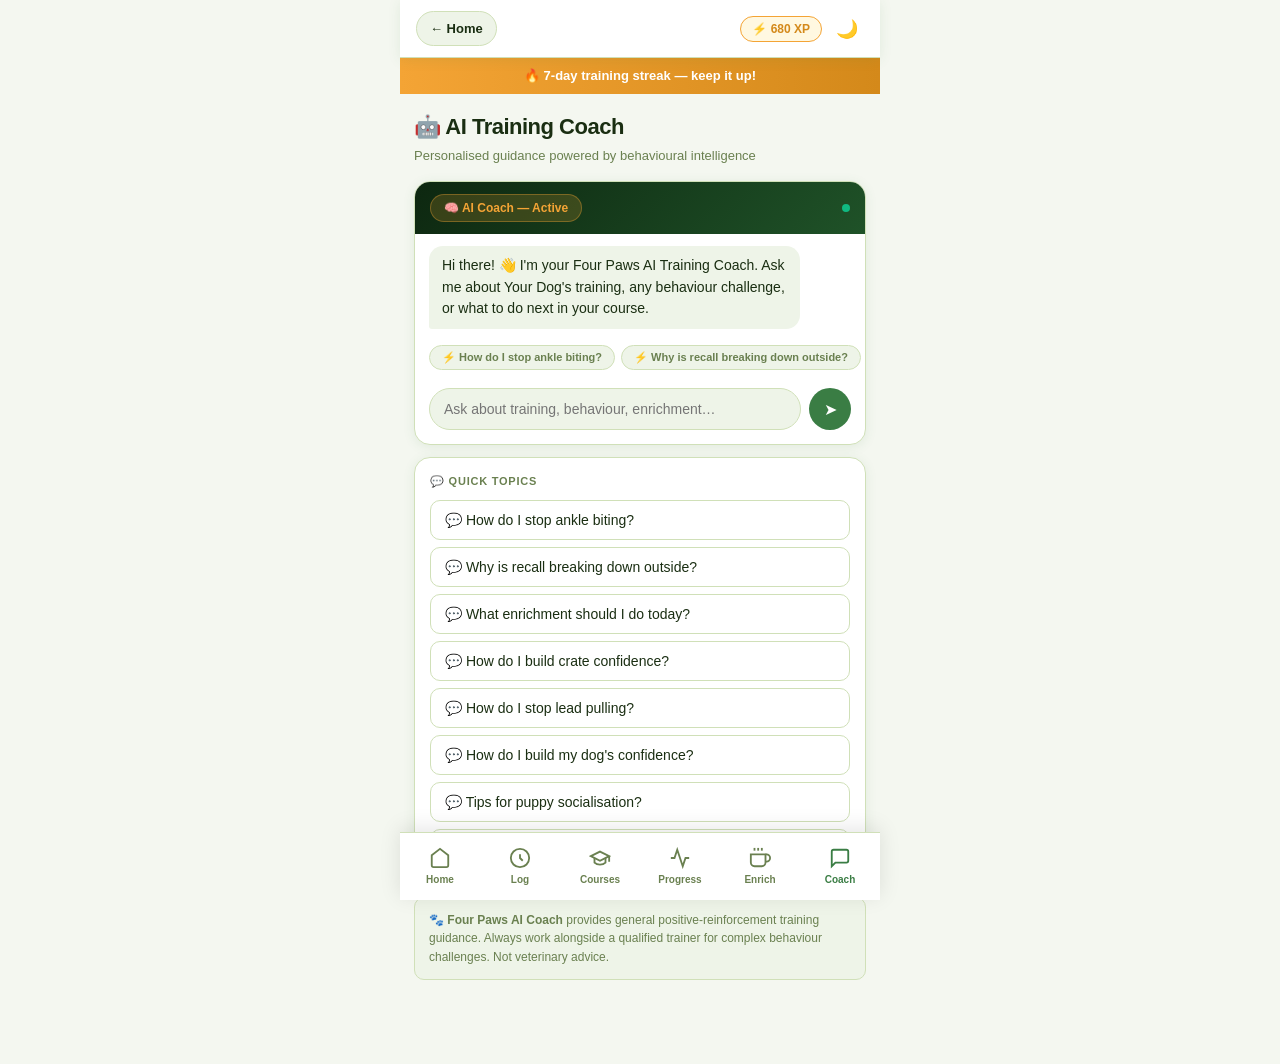
<file: fourpaws_original/fourpaws_project/ap3x/companion/coach.html>
<!DOCTYPE html>
<html lang="en">
<head>
<meta charset="UTF-8"/>
<meta name="viewport" content="width=device-width,initial-scale=1,maximum-scale=1"/>
<meta name="theme-color" content="#3a7d44"/>
<title>🤖 AI Coach — Four Paws</title>
<link rel="stylesheet" href="./app.css"/>
<style>
.coach-panel { background:var(--surface); border-radius:var(--r); border:1.5px solid var(--border); box-shadow:var(--shadow); overflow:hidden; margin-bottom:12px; }
.coach-panel-header { display:flex; align-items:center; justify-content:space-between; padding:12px 15px; background:linear-gradient(135deg,#0d2710,#1f5228); color:#fff; }
.coach-badge { background:rgba(244,164,53,.18); border:1px solid rgba(244,164,53,.35); border-radius:99px; padding:4px 13px; font-size:12px; font-weight:700; color:#f4a435; }
.coach-live-dot { width:8px; height:8px; border-radius:50%; background:var(--low); animation:pulse 2s infinite; }
.coach-chat { max-height:300px; overflow-y:auto; padding:12px 14px; display:flex; flex-direction:column; gap:8px; scroll-behavior:smooth; }
.chat-msg { padding:9px 13px; border-radius:14px; font-size:14px; line-height:1.55; max-width:88%; animation:slideUp .2s ease; }
.chat-user { background:var(--primary); color:#fff; align-self:flex-end; border-radius:14px 14px 3px 14px; }
.chat-bot  { background:var(--surface2); color:var(--text); align-self:flex-start; border-radius:14px 14px 14px 3px; }
.coach-quick-row { display:flex; gap:6px; overflow-x:auto; padding:4px 14px 10px; scrollbar-width:none; }
.coach-quick-row::-webkit-scrollbar { display:none; }
.coach-quick-btn { padding:5px 12px; border-radius:99px; border:1.5px solid var(--border); background:var(--surface2); color:var(--muted); font-size:11px; font-weight:600; cursor:pointer; white-space:nowrap; flex-shrink:0; transition:all var(--t); }
.coach-quick-btn:hover { border-color:var(--primary); color:var(--primary); }
.coach-input-row { display:flex; gap:8px; padding:8px 14px 14px; }
.coach-input { flex:1; padding:10px 14px; border:1.5px solid var(--border); border-radius:99px; background:var(--surface2); color:var(--text); font-size:14px; outline:none; transition:border-color var(--t); }
.coach-input:focus { border-color:var(--primary); }
.coach-send { width:42px; height:42px; border-radius:50%; background:var(--primary); color:#fff; border:none; font-size:16px; cursor:pointer; transition:all var(--t); display:flex; align-items:center; justify-content:center; flex-shrink:0; }
.coach-send:hover { background:var(--primary-d); }

.quick-topics { display:flex; flex-direction:column; gap:7px; }
.qt-btn { padding:11px 14px; border-radius:var(--rs); border:1.5px solid var(--border); background:var(--surface); color:var(--text); font-size:14px; font-weight:500; cursor:pointer; text-align:left; transition:all var(--t); }
.qt-btn:hover { border-color:var(--primary); color:var(--primary); background:var(--primary-xl); }

.disclaimer-box { background:var(--surface2); border-radius:var(--rs); border:1.5px solid var(--border); padding:13px 14px; font-size:12px; color:var(--muted); line-height:1.55; margin-top:4px; }
</style>
</head>
<body class="theme-light" data-page="coach">

<header class="fp-header">
  <div class="header-left">
    <a href="./index.html" class="back-btn">← Home</a>
  </div>
  <div class="header-right">
    <span class="xp-chip" id="xp-chip">⚡ 0 XP</span>
    <button class="btn-icon" id="theme-toggle">🌙</button>
  </div>
</header>

<div id="streak-banner" class="streak-banner" style="display:none"><span id="streak-text"></span></div>

<main class="page-shell animate-in">
  <h2 class="page-title">🤖 AI Training Coach</h2>
  <p class="page-sub">Personalised guidance powered by behavioural intelligence</p>

  <div class="coach-panel">
    <div class="coach-panel-header">
      <span class="coach-badge">🧠 AI Coach — Active</span>
      <span class="coach-live-dot"></span>
    </div>
    <div class="coach-chat" id="coach-chat"></div>
    <div class="coach-quick-row" id="quick-btns"></div>
    <div class="coach-input-row">
      <input type="text" id="coach-input" class="coach-input" placeholder="Ask about training, behaviour, enrichment…"/>
      <button class="coach-send" id="coach-send">➤</button>
    </div>
  </div>

  <div class="card">
    <div class="card-label">💬 Quick Topics</div>
    <div class="quick-topics" id="quick-topics"></div>
  </div>

  <div class="disclaimer-box">
    🐾 <strong>Four Paws AI Coach</strong> provides general positive-reinforcement training guidance. Always work alongside a qualified trainer for complex behaviour challenges. Not veterinary advice.
  </div>
</main>

<div id="fp-nav"></div>

<script src="./app-shared.js"></script>
<script>
document.addEventListener('DOMContentLoaded', initCoach);

function initCoach() {
  addMsg('bot', `Hi there! 👋 I'm your Four Paws AI Training Coach. Ask me about ${APP.dogName}'s training, any behaviour challenge, or what to do next in your course.`);

  $('quick-btns').innerHTML = QUICK_TOPICS.slice(0,5).map(q=>
    `<button class="coach-quick-btn" onclick="ask(${JSON.stringify(q)})">⚡ ${q}</button>`).join('');

  $('quick-topics').innerHTML = QUICK_TOPICS.map(q=>
    `<button class="qt-btn" onclick="ask(${JSON.stringify(q)})">💬 ${q}</button>`).join('');

  $('coach-send').addEventListener('click', send);
  $('coach-input').addEventListener('keydown', e=>{ if(e.key==='Enter') send(); });
}

function addMsg(role, text) {
  const chat = $('coach-chat');
  const div  = document.createElement('div');
  div.className = `chat-msg ${role==='user'?'chat-user':'chat-bot'}`;
  div.textContent = text;
  chat.appendChild(div);
  chat.scrollTop = chat.scrollHeight;
}

function send() {
  const inp = $('coach-input');
  const q   = inp.value.trim();
  if (!q) return;
  addMsg('user', q); inp.value = '';
  setTimeout(()=>{
    const lq = q.toLowerCase();
    let resp = 'Keep sessions under 5 minutes, always end on success, and stay consistent. If this is a persistent challenge, log a session with notes so your trainer can see it.';
    Object.entries(AI_RESP).forEach(([k,v])=>{ if(lq.includes(k)) resp=v; });
    addMsg('bot', resp);
  }, 700);
}

function ask(q) { $('coach-input').value = q; send(); }
</script>
</body>
</html>
</file>
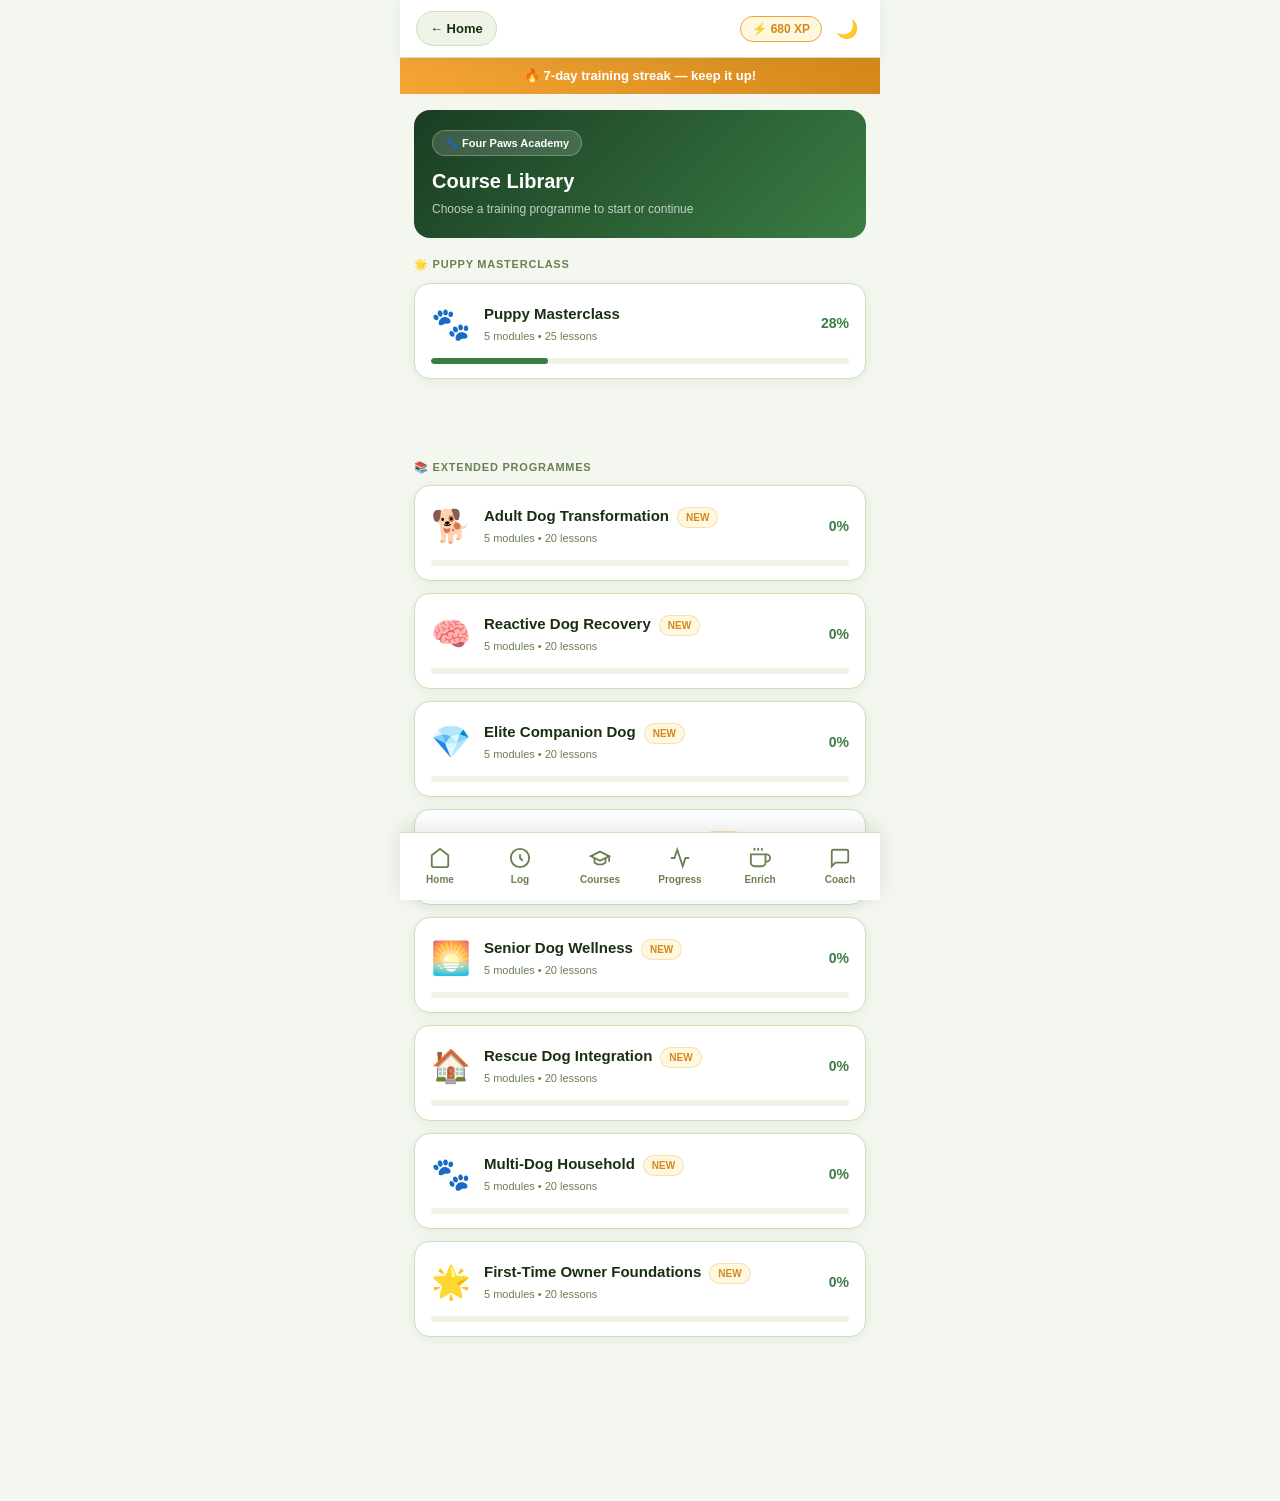
<file: fourpaws_original/fourpaws_project/ap3x/companion/course-picker.html>
<!DOCTYPE html>
<html lang="en">
<head>
<meta charset="UTF-8"/>
<meta name="viewport" content="width=device-width,initial-scale=1,maximum-scale=1"/>
<meta name="theme-color" content="#3a7d44"/>
<title>🎓 Course Library — Four Paws</title>
<link rel="stylesheet" href="./app.css"/>
<style>
.picker-hero{background:linear-gradient(135deg,#1a3d22,#3a7d44);border-radius:var(--r);padding:20px 18px;color:#fff;margin-bottom:18px}
.picker-hero h2{font-size:20px;font-weight:900;margin:0 0 4px}
.picker-hero p{font-size:12px;opacity:.72;margin:0}
.course-grid{display:flex;flex-direction:column;gap:12px;margin-bottom:80px}
.course-card{background:var(--surface);border:1.5px solid var(--border);border-radius:var(--r);overflow:hidden;box-shadow:var(--shadow);cursor:pointer;transition:transform .15s,box-shadow .15s;display:block;text-decoration:none;color:inherit}
.course-card:active{transform:scale(.98);box-shadow:none}
.cc-top{display:flex;align-items:center;gap:13px;padding:16px 16px 10px}
.cc-emoji{font-size:32px;flex-shrink:0}
.cc-info{flex:1}
.cc-name{font-size:15px;font-weight:800;color:var(--text);margin-bottom:2px}
.cc-meta{font-size:11px;color:var(--muted)}
.cc-pct{font-size:14px;font-weight:800;color:var(--primary)}
.cc-bar-wrap{padding:0 16px 14px}
.cc-bar-track{height:6px;background:var(--surface2);border-radius:99px;overflow:hidden}
.cc-bar-fill{height:100%;border-radius:99px;background:var(--primary);transition:width .5s ease}
.cc-tag{display:inline-block;font-size:10px;font-weight:700;padding:2px 8px;border-radius:99px;background:var(--primary-xl);color:var(--primary);border:1px solid rgba(58,125,68,.2);margin-left:8px}
.cc-tag.new{background:#fff8e1;color:#d4891a;border-color:rgba(244,164,53,.3)}
.masterclass-badge{display:inline-flex;align-items:center;gap:5px;background:rgba(255,255,255,.15);border:1px solid rgba(255,255,255,.25);border-radius:99px;padding:4px 12px;font-size:11px;font-weight:700;margin-bottom:10px}
.section-label{font-size:11px;font-weight:700;text-transform:uppercase;letter-spacing:.07em;color:var(--muted);margin:6px 0 10px}
</style>
</head>
<body class="theme-light" data-page="course-picker">

<header class="fp-header">
  <div class="header-left">
    <a href="./index.html" class="back-btn">← Home</a>
  </div>
  <div class="header-right">
    <span class="xp-chip" id="xp-chip">⚡ 0 XP</span>
    <button class="btn-icon" id="theme-toggle">🌙</button>
  </div>
</header>

<div id="streak-banner" class="streak-banner" style="display:none"><span id="streak-text"></span></div>

<main class="page-shell animate-in">
  <div class="picker-hero">
    <div class="masterclass-badge">🐾 Four Paws Academy</div>
    <h2>Course Library</h2>
    <p>Choose a training programme to start or continue</p>
  </div>

  <div class="section-label">🌟 Puppy Masterclass</div>
  <div class="course-grid" id="masterclass-grid"></div>

  <div class="section-label" id="extended-label" style="display:none">📚 Extended Programmes</div>
  <div class="course-grid" id="extended-grid"></div>
</main>

<div id="fp-nav"></div>

<script src="./app-shared.js"></script>
<script src="../../fp-courses.js"></script>
<script>
document.addEventListener('DOMContentLoaded', renderPicker);

/* ── Puppy Masterclass (built-in, from CURRICULUM) ── */
function getMasterclassCourse() {
  const totalLessons = CURRICULUM.reduce((s,m)=>s+m.lessons.length,0);
  const done = APP.completedLessons.filter(id=>CURRICULUM.some(m=>m.lessons.some(l=>l.id===id))).length;
  const pct = totalLessons ? Math.round(done/totalLessons*100) : 0;
  return {
    id:'puppy-masterclass',
    name:'Puppy Masterclass',
    emoji:'🐾',
    tag:'Core',
    modules: CURRICULUM.length,
    lessons: totalLessons,
    done, pct,
    href:'./courses.html'
  };
}

/* ── Extended courses (from fp-courses.js) ── */
function getExtendedCourses() {
  if (!window.FP_COURSE || !FP_COURSE.modules.length) return [];
  const map = {};
  FP_COURSE.modules.forEach(m => {
    if (!map[m.courseId]) {
      map[m.courseId] = { courseId:m.courseId, courseName:m.courseName, emoji:m.emoji, modules:[] };
    }
    map[m.courseId].modules.push(m);
  });
  return Object.values(map).map(c => {
    const totalLessons = c.modules.reduce((s,m)=>s+m.lessons.length,0);
    const doneKey = 'fp_ext_done_'+c.courseId;
    const done = load(doneKey,[]).length;
    const pct = totalLessons ? Math.round(done/totalLessons*100) : 0;
    return {
      id: c.courseId,
      name: c.courseName,
      emoji: c.modules[0].emoji,
      tag: 'Programme',
      modules: c.modules.length,
      lessons: totalLessons,
      done, pct,
      href: './course-view.html?course='+c.courseId
    };
  });
}

function courseCardHTML(c) {
  const tagNew = c.pct === 0 ? '<span class="cc-tag new">NEW</span>' : '';
  return `<a class="course-card" href="${c.href}">
    <div class="cc-top">
      <span class="cc-emoji">${c.emoji}</span>
      <div class="cc-info">
        <div class="cc-name">${c.name}${tagNew}</div>
        <div class="cc-meta">${c.modules} modules &bull; ${c.lessons} lessons</div>
      </div>
      <div class="cc-pct">${c.pct}%</div>
    </div>
    <div class="cc-bar-wrap">
      <div class="cc-bar-track"><div class="cc-bar-fill" style="width:${c.pct}%"></div></div>
    </div>
  </a>`;
}

function renderPicker() {
  // Masterclass
  const mc = getMasterclassCourse();
  document.getElementById('masterclass-grid').innerHTML = courseCardHTML(mc);

  // Extended
  const ext = getExtendedCourses();
  if (ext.length) {
    document.getElementById('extended-label').style.display = '';
    document.getElementById('extended-grid').innerHTML = ext.map(courseCardHTML).join('');
  }
}
</script>
</body>
</html>
</file>
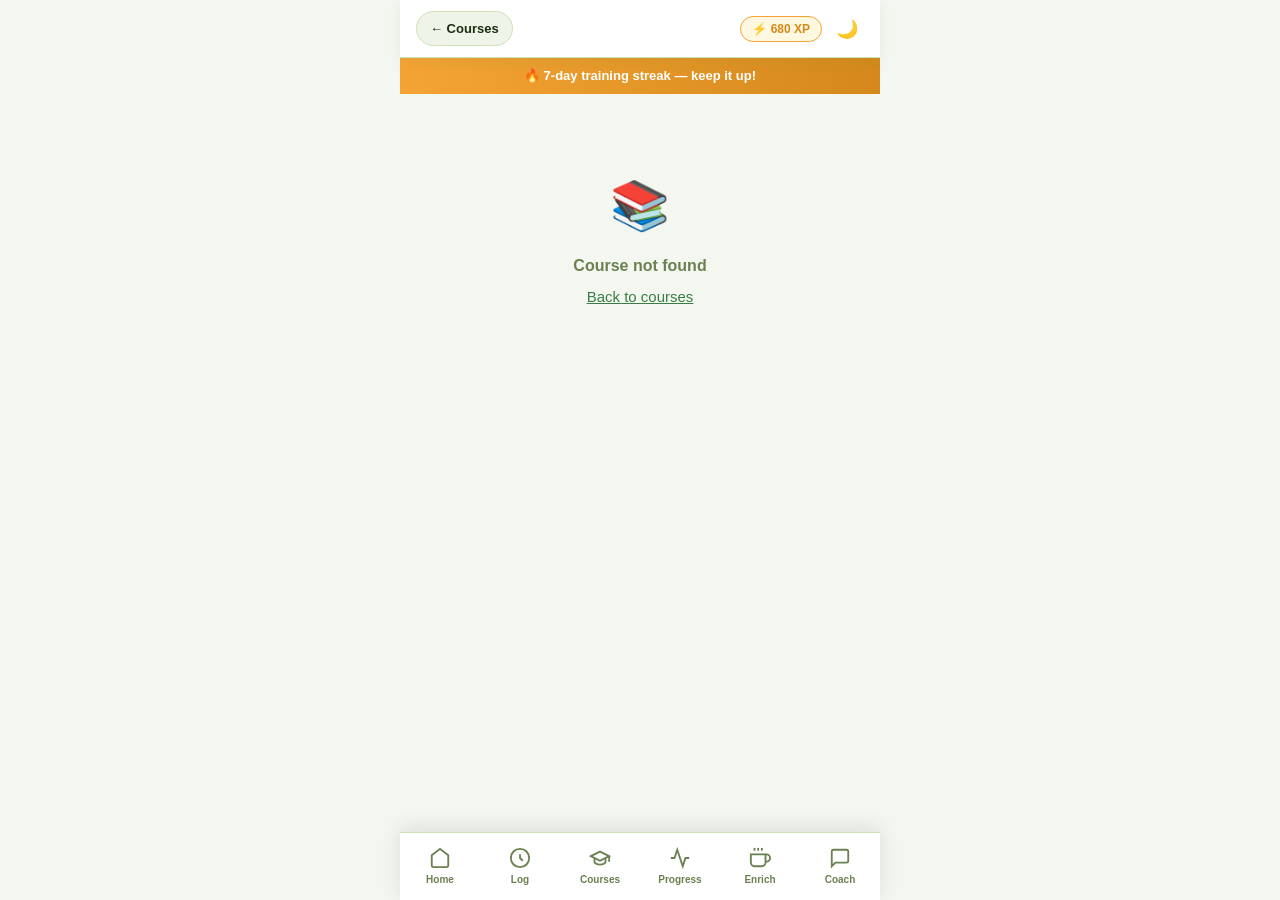
<file: fourpaws_original/fourpaws_project/ap3x/companion/course-view.html>
<!DOCTYPE html>
<html lang="en">
<head>
<meta charset="UTF-8"/>
<meta name="viewport" content="width=device-width,initial-scale=1,maximum-scale=1"/>
<meta name="theme-color" content="#3a7d44"/>
<title>Course — Four Paws</title>
<link rel="stylesheet" href="./app.css"/>
<style>
/* ── Course view ── */
.course-hero{background:linear-gradient(135deg,#1a3d22,#3a7d44);border-radius:var(--r);padding:20px 18px;color:#fff;margin-bottom:16px}
.ch-eyebrow{font-size:10px;font-weight:700;text-transform:uppercase;letter-spacing:.08em;opacity:.7;margin-bottom:6px}
.ch-title{font-size:20px;font-weight:900;margin-bottom:10px}
.ch-prog-track{height:8px;background:rgba(255,255,255,.2);border-radius:99px;overflow:hidden;margin-bottom:8px}
.ch-prog-fill{height:100%;border-radius:99px;background:var(--accent);transition:width .7s ease}
.ch-stats{display:flex;gap:20px}
.ch-stat-val{font-size:20px;font-weight:900;color:var(--accent)}
.ch-stat-lbl{font-size:11px;opacity:.65;margin-top:1px}

/* ── Module cards ── */
.module-card{background:var(--surface);border:1.5px solid var(--border);border-radius:var(--r);margin-bottom:12px;overflow:hidden;box-shadow:var(--shadow)}
.module-header{display:flex;align-items:center;gap:12px;padding:14px 15px;cursor:pointer;user-select:none;transition:background var(--t)}
.module-header:hover{background:var(--surface2)}
.module-num{width:34px;height:34px;border-radius:50%;display:flex;align-items:center;justify-content:center;font-size:13px;font-weight:800;flex-shrink:0;color:#fff}
.module-num.complete{background:var(--primary)}
.module-num.active-m{background:var(--accent)}
.module-num.locked{background:var(--border2);color:var(--muted)}
.module-info{flex:1}
.module-title{font-size:14px;font-weight:700}
.module-sub{font-size:11px;color:var(--muted);margin-top:1px}
.module-badge{padding:3px 10px;border-radius:99px;font-size:10px;font-weight:700;flex-shrink:0}
.module-badge.complete{background:#d1fae5;color:#065f46}
.module-badge.active-m{background:#fef3c7;color:#92400e}
.module-badge.locked{background:var(--surface2);color:var(--muted)}
.module-chevron{font-size:12px;color:var(--muted);transition:transform var(--t);margin-left:4px}
.module-card.open .module-chevron{transform:rotate(180deg)}
.module-lessons{display:none;border-top:1px solid var(--border);padding:6px 0}
.module-card.open .module-lessons{display:block}
.mod-prog-wrap{padding:0 15px 12px}
.mod-prog-lbl{font-size:11px;color:var(--muted);margin-bottom:4px;font-weight:600}
.mod-prog-track{height:6px;background:var(--surface2);border-radius:99px;overflow:hidden}
.mod-prog-fill{height:100%;border-radius:99px;background:var(--primary);transition:width .6s ease}

/* ── Lesson items ── */
.lesson-item{display:flex;align-items:center;gap:12px;padding:11px 15px;cursor:pointer;transition:background var(--t);border-bottom:1px solid var(--border)}
.lesson-item:last-child{border-bottom:none}
.lesson-item:hover{background:var(--surface2)}
.lesson-item.locked-l{opacity:.45;cursor:not-allowed}
.lesson-check{width:28px;height:28px;border-radius:50%;border:2px solid var(--border2);background:none;display:flex;align-items:center;justify-content:center;font-size:13px;flex-shrink:0}
.lesson-check.done{background:var(--primary);border-color:var(--primary);color:#fff}
.lesson-check.next-l{border-color:var(--accent);color:var(--accent)}
.lesson-info{flex:1}
.lesson-name{font-size:14px;font-weight:600}
.lesson-name.done{text-decoration:line-through;opacity:.45}
.lesson-desc{font-size:12px;color:var(--muted);margin-top:2px;line-height:1.4}
.lesson-xp{font-size:11px;font-weight:700;color:var(--accent-d);background:var(--accent-xl);border-radius:99px;padding:2px 8px;border:1px solid rgba(244,164,53,.3);flex-shrink:0}
.lesson-tip{font-size:12px;color:var(--primary);background:var(--primary-xl);border-left:3px solid var(--primary);border-radius:0 var(--sm) var(--sm) 0;padding:6px 10px;margin:0 15px 6px;line-height:1.45}
.open-lesson-btn{font-size:11px;font-weight:700;color:var(--primary);background:var(--primary-xl);border:none;border-radius:99px;padding:3px 10px;cursor:pointer;flex-shrink:0;margin-left:4px}

/* ── Lesson Portal overlay ── */
#lesson-portal{position:fixed;inset:0;z-index:9000;background:var(--surface);overflow-y:auto;display:none;flex-direction:column}
#lesson-portal.open{display:flex}
.lp-header{position:sticky;top:0;background:var(--surface);border-bottom:1px solid var(--border);display:flex;align-items:center;gap:12px;padding:14px 16px;z-index:1}
.lp-back{background:none;border:1.5px solid var(--border);border-radius:var(--sm);padding:6px 12px;font-size:13px;font-weight:700;color:var(--text);cursor:pointer}
.lp-title{font-size:15px;font-weight:800;color:var(--text);flex:1;white-space:nowrap;overflow:hidden;text-overflow:ellipsis}
.lp-xp{font-size:12px;font-weight:700;color:var(--accent-d);background:var(--accent-xl);border-radius:99px;padding:4px 10px;flex-shrink:0}
.lp-body{padding:20px 18px 100px;flex:1}
.lp-eyebrow{font-size:10px;font-weight:700;text-transform:uppercase;letter-spacing:.08em;color:var(--primary);margin-bottom:6px}
.lp-lesson-title{font-size:22px;font-weight:900;color:var(--text);margin-bottom:4px}
.lp-desc{font-size:14px;color:var(--muted);margin-bottom:16px;line-height:1.5}
.lp-tip{background:var(--primary-xl);border-left:4px solid var(--primary);border-radius:0 var(--sm) var(--sm) 0;padding:10px 14px;font-size:13px;color:var(--primary);font-style:italic;margin-bottom:20px;line-height:1.55}
.lp-content{font-size:14px;line-height:1.75;color:var(--text);margin-bottom:24px}
.lp-content h3{font-size:16px;font-weight:800;color:var(--text);margin:20px 0 8px}
.lp-content h4{font-size:14px;font-weight:700;color:var(--primary);margin:16px 0 6px}
.lp-content ul,.lp-content ol{padding-left:20px;margin:6px 0 12px}
.lp-content li{margin-bottom:5px}
.lp-content strong{color:var(--text)}
.lp-content .lesson-quiz{background:var(--surface2);border:1.5px solid var(--border);border-radius:var(--r);padding:16px;margin-top:20px}
.lp-content .lesson-quiz h4{color:var(--text);margin-top:0}
.quiz-options{display:flex;flex-direction:column;gap:8px;margin-top:10px}
.quiz-options .qo{background:var(--surface);border:1.5px solid var(--border);border-radius:var(--sm);padding:10px 14px;font-size:13px;text-align:left;cursor:pointer;transition:all .15s;color:var(--text);font-weight:500}
.quiz-options .qo:hover{border-color:var(--primary);background:var(--primary-xl)}
.quiz-options .qo.correct{background:#e8f5e9!important;border-color:var(--primary)!important;color:var(--primary)!important;font-weight:700}
.quiz-options .qo.wrong{background:#fce8e8!important;border-color:#ef4444!important;color:#ef4444!important}
.quiz-result{font-size:13px;font-weight:700;margin-top:10px;padding:8px 12px;border-radius:var(--sm);display:none}
.quiz-result.correct{background:#e8f5e9;color:var(--primary)}
.quiz-result.wrong{background:#fce8e8;color:#ef4444}
.lp-complete-btn{width:100%;padding:16px;font-size:16px;font-weight:800;border:none;border-radius:var(--r);background:var(--primary);color:#fff;cursor:pointer;transition:background .2s;margin-top:8px}
.lp-complete-btn:hover{background:var(--primary-d)}
.lp-complete-btn:disabled{background:var(--border2);color:var(--muted);cursor:not-allowed}
.lp-already-done{background:var(--primary-xl);border:1.5px solid var(--primary);border-radius:var(--r);padding:14px;text-align:center;font-size:14px;font-weight:700;color:var(--primary);margin-top:8px}
.lp-nav-row{display:flex;gap:10px;margin-top:16px}
.lp-nav-btn{flex:1;padding:12px;font-size:13px;font-weight:700;border:1.5px solid var(--border);border-radius:var(--sm);background:none;color:var(--text);cursor:pointer;transition:all .15s}
.lp-nav-btn:hover{border-color:var(--primary);color:var(--primary)}
.lp-nav-btn:disabled{opacity:.35;cursor:not-allowed}
</style>
</head>
<body class="theme-light" data-page="course-view">

<header class="fp-header">
  <div class="header-left">
    <a href="./course-picker.html" class="back-btn">← Courses</a>
  </div>
  <div class="header-right">
    <span class="xp-chip" id="xp-chip">⚡ 0 XP</span>
    <button class="btn-icon" id="theme-toggle">🌙</button>
  </div>
</header>

<div id="streak-banner" class="streak-banner" style="display:none"><span id="streak-text"></span></div>

<main class="page-shell animate-in" id="course-main">
  <div id="course-hero" class="course-hero"></div>
  <div id="modules-list"></div>
</main>

<!-- ── Lesson Portal (full-screen overlay) ── -->
<div id="lesson-portal">
  <div class="lp-header">
    <button class="lp-back" onclick="closeLesson()">← Back</button>
    <div class="lp-title" id="lp-lesson-title-bar">Lesson</div>
    <div class="lp-xp" id="lp-xp-badge">+0 XP</div>
  </div>
  <div class="lp-body" id="lp-body"></div>
</div>

<div id="fp-nav"></div>

<script src="./app-shared.js"></script>
<script src="../../fp-courses.js"></script>
<script>
/* ── State ── */
var courseId = new URLSearchParams(location.search).get('course') || '';
var extDoneKey = 'fp_ext_done_' + courseId;
var _extDone = load(extDoneKey, []);
var _currentLessonData = null;
var _allModules = [];
var _quizAnswered = false;

/* ── Build module list for this course ── */
function getCourseModules() {
  if (!window.FP_COURSE) return [];
  return FP_COURSE.modules.filter(m => m.courseId === courseId);
}

function getLessonDoneList() { return load(extDoneKey, []); }
function markLessonDone(lid) {
  var d = getLessonDoneList();
  if (d.indexOf(lid) < 0) { d.push(lid); save(extDoneKey, d); }
}
function unmarkLessonDone(lid) {
  var d = getLessonDoneList().filter(function(x){ return x !== lid; });
  save(extDoneKey, d);
}

/* ── Render hero ── */
function renderHero(modules) {
  var totalLessons = modules.reduce(function(s,m){ return s + m.lessons.length; }, 0);
  var done = getLessonDoneList().length;
  var pct = totalLessons ? Math.round(done/totalLessons*100) : 0;
  var courseName = modules[0] ? modules[0].courseName : 'Course';
  var el = document.getElementById('course-hero');
  el.innerHTML = '<div class="ch-eyebrow">Four Paws Academy</div>' +
    '<div class="ch-title">' + courseName + '</div>' +
    '<div class="ch-prog-track"><div class="ch-prog-fill" style="width:'+pct+'%"></div></div>' +
    '<div class="ch-stats">' +
      '<div><div class="ch-stat-val">' + pct + '%</div><div class="ch-stat-lbl">Complete</div></div>' +
      '<div><div class="ch-stat-val">' + done + '</div><div class="ch-stat-lbl">Lessons Done</div></div>' +
      '<div><div class="ch-stat-val">' + modules.length + '</div><div class="ch-stat-lbl">Modules</div></div>' +
    '</div>';
}

/* ── Render module list ── */
function renderModules(modules) {
  var done = getLessonDoneList();
  var list = document.getElementById('modules-list');
  list.innerHTML = '';

  modules.forEach(function(mod, mi) {
    var modDone = mod.lessons.filter(function(l){ return done.indexOf(l.id) > -1; }).length;
    var allDone = modDone === mod.lessons.length;
    var prevModDone = mi === 0 || modules[mi-1].lessons.every(function(l){ return done.indexOf(l.id) > -1; });
    var isActive = prevModDone && !allDone;
    var isLocked = !prevModDone && !allDone;
    var pct = mod.lessons.length ? Math.round(modDone/mod.lessons.length*100) : 0;
    var sc = allDone ? 'complete' : isActive ? 'active-m' : 'locked';
    var badge = allDone ? '✅ Complete' : isActive ? '▶ In Progress' : '🔒 Locked';

    var card = document.createElement('div');
    card.className = 'module-card' + ((isActive || allDone) ? ' open' : '');
    card.innerHTML = '<div class="module-header" onclick="this.closest(\'.module-card\').classList.toggle(\'open\')">' +
        '<div class="module-num ' + sc + '">' + (allDone ? '✓' : mod.n) + '</div>' +
        '<div class="module-info">' +
          '<div class="module-title">' + mod.emoji + ' ' + mod.name + '</div>' +
          '<div class="module-sub">' + modDone + '/' + mod.lessons.length + ' lessons</div>' +
        '</div>' +
        '<span class="module-badge ' + sc + '">' + badge + '</span>' +
        '<span class="module-chevron">▼</span>' +
      '</div>' +
      '<div class="mod-prog-wrap">' +
        '<div class="mod-prog-lbl">' + pct + '% complete</div>' +
        '<div class="mod-prog-track"><div class="mod-prog-fill" style="width:' + pct + '%"></div></div>' +
      '</div>' +
      '<div class="module-lessons">' +
        mod.lessons.map(function(lesson, li) {
          var isDone = done.indexOf(lesson.id) > -1;
          var isNext = !isDone && li === modDone && !isLocked;
          var lockedL = isLocked || (!isDone && li > modDone);
          var chk = isDone ? 'done' : isNext ? 'next-l' : '';
          var xpBadge = isDone
            ? '<span class="lesson-xp" style="background:#e8f5e9;color:#065f46;border-color:#a7f3d0">↩ Revisit</span>'
            : '<span class="lesson-xp">+' + lesson.xp + ' XP</span>';
          return '<div class="lesson-item' + (lockedL ? ' locked-l' : '') + '" onclick="openLesson(\'' + lesson.id + '\',\'' + mod.id + '\',' + isLocked + ')">' +
              '<div class="lesson-check ' + chk + '">' + (isDone ? '✓' : isNext ? '▶' : '') + '</div>' +
              '<div class="lesson-info">' +
                '<div class="lesson-name' + (isDone ? ' done' : '') + '">' + lesson.name + '</div>' +
                '<div class="lesson-desc">' + lesson.desc + '</div>' +
              '</div>' +
              xpBadge +
            '</div>' +
            (isDone || isNext ? '<div class="lesson-tip">💡 ' + lesson.tip + '</div>' : '');
        }).join('') +
      '</div>';

    list.appendChild(card);
  });
}

/* ── Open lesson portal ── */
function openLesson(lessonId, modId, locked) {
  if (locked) { showToast('🔒 Complete earlier modules first'); return; }
  var mod = _allModules.find(function(m){ return m.id === modId; });
  if (!mod) return;
  var lesson = mod.lessons.find(function(l){ return l.id === lessonId; });
  if (!lesson) return;

  var done = getLessonDoneList();
  var isDone = done.indexOf(lessonId) > -1;
  var allLessonIds = mod.lessons.map(function(l){ return l.id; });
  var lessonIdx = allLessonIds.indexOf(lessonId);

  _currentLessonData = { lesson:lesson, mod:mod, isDone:isDone, lessonIdx:lessonIdx };
  _quizAnswered = false;

  document.getElementById('lp-lesson-title-bar').textContent = lesson.name;
  document.getElementById('lp-xp-badge').textContent = '+' + lesson.xp + ' XP';

  var prevId = lessonIdx > 0 ? mod.lessons[lessonIdx-1].id : null;
  var nextId = lessonIdx < mod.lessons.length-1 ? mod.lessons[lessonIdx+1].id : null;

  document.getElementById('lp-body').innerHTML =
    '<div class="lp-eyebrow">' + mod.courseName + ' · ' + mod.emoji + ' ' + mod.name + '</div>' +
    '<div class="lp-lesson-title">' + lesson.name + '</div>' +
    '<div class="lp-desc">' + lesson.desc + '</div>' +
    '<div class="lp-tip">💡 ' + lesson.tip + '</div>' +
    '<div class="lp-content">' + (lesson.content || '<p>Content coming soon.</p>') + '</div>' +
    (isDone
      ? '<div style="display:flex;flex-direction:column;gap:10px;margin-bottom:14px">' +
          '<div class="lp-already-done">✅ Lesson Complete!</div>' +
          '<button class="lp-complete-btn" id="lp-revisit-btn" onclick="revisitLesson()" style="background:none;border:2px solid var(--primary);color:var(--primary)">🔄 Do This Lesson Again</button>' +
        '</div>'
      : '<button class="lp-complete-btn" id="lp-complete-btn" onclick="completeLesson()">✅ Mark Complete &nbsp;(+' + lesson.xp + ' XP)</button>'
    ) +
    '<div class="lp-nav-row">' +
      '<button class="lp-nav-btn" ' + (!prevId ? 'disabled' : 'onclick="openLesson(\'' + prevId + '\',\'' + mod.id + '\',false)"') + '>← Previous</button>' +
      '<button class="lp-nav-btn" ' + (!nextId ? 'disabled' : 'onclick="openLesson(\'' + nextId + '\',\'' + mod.id + '\',false)"') + '>Next →</button>' +
    '</div>' +
    '<div class="lp-nav-row" style="margin-top:0">' +
      '<button class="lp-nav-btn" onclick="closeLesson()" style="flex:1">↩ Back to Module</button>' +
      '<button class="lp-nav-btn" onclick="location.href=\'./course-picker.html\'">All Courses</button>' +
    '</div>';

  // Wire quiz buttons
  document.querySelectorAll('#lp-body .qo').forEach(function(btn) {
    btn.addEventListener('click', function() {
      if (_quizAnswered) return;
      _quizAnswered = true;
      var correct = btn.getAttribute('data-correct') === 'true';
      document.querySelectorAll('#lp-body .qo').forEach(function(b) {
        b.disabled = true;
        b.style.opacity = '0.55';
        if (b.getAttribute('data-correct') === 'true') b.classList.add('correct');
      });
      btn.style.opacity = '1';
      if (!correct) btn.classList.add('wrong');
      showToast(correct ? '✅ Correct!' : '❌ Not quite — see the right answer above');
    });
  });

  document.getElementById('lesson-portal').classList.add('open');
  document.getElementById('lesson-portal').scrollTop = 0;
}

function closeLesson() {
  document.getElementById('lesson-portal').classList.remove('open');
  _currentLessonData = null;
  renderHero(_allModules);
  renderModules(_allModules);
}

function completeLesson() {
  if (!_currentLessonData) return;
  var lesson = _currentLessonData.lesson;
  markLessonDone(lesson.id);
  save('fp_xp', APP.xp + lesson.xp);
  updateXP();
  showToast('🎉 +' + lesson.xp + ' XP! Lesson complete!');
  _currentLessonData.isDone = true;
  // Replace complete btn with done state + revisit btn
  var btn = document.getElementById('lp-complete-btn');
  if (btn) btn.outerHTML =
    '<div style="display:flex;flex-direction:column;gap:10px;margin-bottom:14px">' +
      '<div class="lp-already-done">✅ Lesson Complete!</div>' +
      '<button class="lp-complete-btn" onclick="revisitLesson()" style="background:none;border:2px solid var(--primary);color:var(--primary)">🔄 Do This Lesson Again</button>' +
    '</div>';
}

function revisitLesson() {
  if (!_currentLessonData) return;
  var lid = _currentLessonData.lesson.id;
  unmarkLessonDone(lid);
  _currentLessonData.isDone = false;
  showToast('🔄 Lesson reset — give it another go!');
  // Swap back to complete button
  var doneEl = document.querySelector('.lp-already-done');
  if (doneEl && doneEl.parentElement) {
    var wrap = doneEl.parentElement;
    wrap.outerHTML = '<button class="lp-complete-btn" id="lp-complete-btn" onclick="completeLesson()">✅ Mark Complete &nbsp;(+' + _currentLessonData.lesson.xp + ' XP)</button>';
  }
}

/* ── Boot ── */
document.addEventListener('DOMContentLoaded', function() {
  _allModules = getCourseModules();
  if (!_allModules.length) {
    document.getElementById('course-main').innerHTML =
      '<div style="text-align:center;padding:60px 20px;color:var(--muted)">' +
      '<div style="font-size:48px;margin-bottom:12px">📚</div>' +
      '<div style="font-weight:700;font-size:16px">Course not found</div>' +
      '<div style="margin-top:8px"><a href="./course-picker.html" style="color:var(--primary)">Back to courses</a></div>' +
      '</div>';
    return;
  }
  renderHero(_allModules);
  renderModules(_allModules);
});
</script>
</body>
</html>
</file>
<file: 4p3x_carelink/ap3x/patient-pwa/patient.css>
/* TherapyLink™ — Patient Recovery PWA Styles
   Black / Gold / Silver / Green / Purple futuristic clinical theme
   Created by Kyzel Kreates · Powered by 4P3X Intelligent AI      */

:root {
  --gold:      #c9a84c;
  --gold-d:    #9a7a30;
  --gold-l:    #e2c97e;
  --gold-xl:   #1a1200;
  --silver:    #b0b8c8;
  --green:     #22c55e;
  --green-d:   #16a34a;
  --purple:    #a855f7;
  --purple-d:  #7c3aed;
  --purple-xl: #2e1065;
  --warn:      #f59e0b;
  --high:      #ef4444;
  --critical:  #a855f7;
  --bg:        #0a0a0a;
  --surface:   #111111;
  --surface2:  #1a1a1a;
  --border:    #2a2a2a;
  --text:      #f0f0f0;
  --muted:     #888888;
  --light:     #444444;
  --r:         18px;
  --rs:        12px;
  --shadow:    0 2px 16px rgba(0,0,0,0.6);
  --shadow-lg: 0 10px 40px rgba(0,0,0,0.7);
  --t:         .18s ease;
  --header-h:  60px;
}

.theme-light {
  --bg:       #f0f5ff;
  --surface:  #ffffff;
  --surface2: #e8f0fe;
  --border:   #c8d8f0;
  --text:     #1a2036;
  --muted:    #6a7a9a;
  --light:    #94a3b8;
  --gold-xl:  #fffbeb;
}

*, *::before, *::after { box-sizing: border-box; margin: 0; padding: 0; }
html, body { height: 100%; overscroll-behavior: none; }

body {
  font-family: -apple-system, BlinkMacSystemFont, "Segoe UI", Roboto, sans-serif;
  background: var(--bg);
  color: var(--text);
  max-width: 480px;
  margin: 0 auto;
  font-size: 15px;
  line-height: 1.5;
  -webkit-font-smoothing: antialiased;
  overflow-x: hidden;
  position: relative;
}

/* ── Loading ─────────────────────────────────────────────────── */
#loading-screen { transition: opacity .3s ease; }

/* ── Portal shell ────────────────────────────────────────────── */
#portal-root {
  min-height: 100dvh;
  display: flex;
  flex-direction: column;
  padding-bottom: 82px;
}

/* ── Header ──────────────────────────────────────────────────── */
.portal-header {
  position: sticky; top: 0; z-index: 10;
  height: var(--header-h);
  display: flex; align-items: center; justify-content: space-between;
  padding: 0 18px;
  background: var(--surface);
  border-bottom: 1.5px solid var(--border);
  box-shadow: var(--shadow);
}
.ph-brand { display: flex; align-items: center; gap: 10px; }
.brand-dot {
  width: 11px; height: 11px; border-radius: 50%;
  background: var(--gold);
  animation: pulse 2.5s infinite;
  flex-shrink: 0;
}
@keyframes pulse { 0%,100%{opacity:1;transform:scale(1)} 50%{opacity:.5;transform:scale(1.2)} }
.brand-name { font-size: 16px; font-weight: 800; color: var(--gold); letter-spacing: -.3px; }
.brand-sub  { font-size: 10px; color: var(--muted); letter-spacing: .04em; }
.ph-right   { display: flex; align-items: center; gap: 8px; }
.xp-chip {
  background: var(--gold-xl); border: 1.5px solid var(--gold-d);
  border-radius: 99px; padding: 4px 12px;
  font-size: 12px; font-weight: 700; color: var(--gold);
}
.btn-icon {
  background: none; border: none; font-size: 18px;
  padding: 6px; border-radius: 9px; cursor: pointer;
  transition: background var(--t);
}
.btn-icon:hover { background: var(--surface2); }

/* ── Streak banner ───────────────────────────────────────────── */
.streak-banner {
  display: flex; align-items: center; justify-content: space-between;
  padding: 10px 18px;
  background: linear-gradient(135deg, var(--gold-d), var(--gold));
  color: #000; font-size: 14px; font-weight: 600;
}
.streak-left { display: flex; align-items: center; gap: 8px; }
.streak-xp { font-size: 12px; background: rgba(0,0,0,.12); border-radius: 99px; padding: 2px 10px; }

/* ── Bottom nav ──────────────────────────────────────────────── */
.bottom-nav {
  position: fixed; bottom: 0; left: 50%; transform: translateX(-50%);
  width: 100%; max-width: 480px;
  display: flex;
  background: var(--surface);
  border-top: 1.5px solid var(--border);
  box-shadow: 0 -2px 12px rgba(0,0,0,.4);
  z-index: 100;
}
.nav-tab {
  flex: 1; display: flex; flex-direction: column; align-items: center;
  gap: 3px; padding: 10px 4px;
  background: none; border: none;
  color: var(--muted); font-size: 10px; cursor: pointer;
  transition: color var(--t); position: relative;
}
.nav-tab.active { color: var(--gold); }
.nav-tab .notif-dot {
  position: absolute; top: 7px; right: calc(50% - 14px);
  width: 7px; height: 7px; border-radius: 50%;
  background: var(--high); border: 2px solid var(--surface);
}

/* ── Tab pages ───────────────────────────────────────────────── */
.tab-page { padding: 18px 16px; animation: fadeIn .2s ease; }
.tab-page.hidden { display: none !important; }
@keyframes fadeIn { from{opacity:0;transform:translateY(5px)} to{opacity:1;transform:translateY(0)} }

.section-title { font-size: 22px; font-weight: 700; margin-bottom: 3px; }
.section-sub   { font-size: 14px; color: var(--muted); margin-bottom: 18px; }

/* ── Home ────────────────────────────────────────────────────── */
.home-hero {
  background: linear-gradient(135deg, var(--gold-d), var(--gold));
  border-radius: var(--r); padding: 20px; color: #000;
  margin-bottom: 16px; position: relative; overflow: hidden;
}
.home-hero::after { content:'🧠'; position:absolute; right:16px; top:50%; transform:translateY(-50%); font-size:48px; opacity:.15; }
.hh-title { font-size: 19px; font-weight: 800; margin-bottom: 4px; }
.hh-sub   { font-size: 13px; opacity: .75; }

.quick-grid { display: grid; grid-template-columns: 1fr 1fr; gap: 10px; margin-bottom: 16px; }
.qa-btn {
  background: var(--surface); border: 1.5px solid var(--border);
  border-radius: var(--r); padding: 14px 12px;
  display: flex; flex-direction: column; align-items: flex-start; gap: 6px;
  cursor: pointer; transition: all var(--t); text-align: left;
}
.qa-btn:hover { border-color: var(--gold); box-shadow: 0 0 0 3px rgba(201,168,76,.1); }
.qa-icon  { font-size: 22px; }
.qa-label { font-size: 13px; font-weight: 700; color: var(--text); }
.qa-desc  { font-size: 11px; color: var(--muted); }

.insight-card {
  background: var(--surface); border-radius: var(--r); padding: 14px;
  margin-bottom: 16px; box-shadow: var(--shadow); border-left: 4px solid var(--gold);
}
.insight-card h4 { font-size: 13px; font-weight: 700; margin-bottom: 4px; color: var(--gold); }
.insight-card p  { font-size: 13px; color: var(--text); line-height: 1.5; }

/* ── Safety notice ───────────────────────────────────────────── */
.safety-notice {
  background: rgba(239,68,68,.08);
  border: 1.5px solid rgba(239,68,68,.25);
  border-radius: var(--r); padding: 14px; margin-bottom: 16px;
}
.safety-notice h4 { font-size: 13px; font-weight: 700; color: var(--high); margin-bottom:7px; }
.safety-notice p  { font-size: 12px; color: var(--muted); line-height: 1.6; }

/* ── Check-in ────────────────────────────────────────────────── */
.step-progress { height: 4px; background: var(--border); border-radius: 99px; margin-bottom: 20px; overflow: hidden; }
.step-progress-bar { height: 100%; background: var(--gold); border-radius: 99px; transition: width .4s ease; }
.step-dots { display: flex; gap: 6px; justify-content: center; margin-bottom: 16px; }
.step-dot { width: 8px; height: 8px; border-radius: 50%; background: var(--border); }
.step-dot.active { background: var(--gold); }
.step-dot.done   { background: var(--green); }

.ci-step { animation: fadeIn .2s ease; }
.ci-step.hidden { display: none !important; }
.ci-q   { font-size: 18px; font-weight: 700; margin-bottom: 6px; line-height: 1.3; }
.ci-sub { font-size: 13px; color: var(--muted); margin-bottom: 16px; }

.mood-row { display: flex; gap: 8px; justify-content: space-between; margin-bottom: 16px; }
.mood-btn {
  flex: 1; display: flex; flex-direction: column; align-items: center; gap: 5px;
  background: var(--surface); border: 2px solid transparent;
  border-radius: var(--r); padding: 12px 4px; cursor: pointer; transition: all var(--t);
}
.mood-btn:hover  { border-color: var(--border); transform: translateY(-2px); }
.mood-btn.sel    { border-color: var(--gold); background: var(--gold-xl); }
.mood-emoji { font-size: 26px; }
.mood-label { font-size: 10px; color: var(--muted); font-weight: 600; }

.scale-card { background: var(--surface); border-radius: var(--r); padding: 18px 14px; margin-bottom: 16px; box-shadow: var(--shadow); }
.scale-lbl-row { display: flex; justify-content: space-between; font-size: 11px; color: var(--muted); margin-bottom: 10px; }
.scale-track { display: flex; gap: 3px; }
.scale-btn {
  flex: 1; aspect-ratio: 1; border-radius: 7px; border: 2px solid transparent;
  font-size: 12px; font-weight: 700; cursor: pointer; transition: all var(--t);
}
.scale-btn:hover { transform: scale(1.1); }
.scale-btn[data-v="0"],.scale-btn[data-v="1"],.scale-btn[data-v="2"] { background: rgba(34,197,94,.2); color: var(--green); }
.scale-btn[data-v="3"],.scale-btn[data-v="4"],.scale-btn[data-v="5"] { background: rgba(245,158,11,.18); color: var(--warn); }
.scale-btn[data-v="6"],.scale-btn[data-v="7"] { background: rgba(239,68,68,.15); color: var(--high); }
.scale-btn[data-v="8"],.scale-btn[data-v="9"],.scale-btn[data-v="10"] { background: rgba(239,68,68,.25); color: var(--high); }
.scale-btn.sel { border-color: var(--gold); box-shadow: 0 0 0 3px rgba(201,168,76,.25); transform: scale(1.14); }
.score-val   { text-align: center; margin-top: 10px; font-size: 30px; font-weight: 800; color: var(--gold); min-height: 38px; }
.score-desc  { text-align: center; font-size: 13px; color: var(--muted); margin-top: 2px; min-height: 18px; }

.form-card { background: var(--surface); border-radius: var(--r); padding: 16px; margin-bottom: 14px; box-shadow: var(--shadow); }
.form-card-title { font-size: 14px; font-weight: 700; margin-bottom: 12px; }
.form-label { display: block; font-size: 12px; font-weight: 600; color: var(--muted); margin-bottom: 6px; text-transform: uppercase; letter-spacing: .04em; }
.form-textarea {
  width: 100%; background: var(--surface2); border: 1.5px solid var(--border);
  border-radius: var(--rs); padding: 10px 12px; font-size: 14px; color: var(--text);
  font-family: inherit; resize: none; min-height: 70px;
}
.form-textarea:focus { outline: none; border-color: var(--gold); box-shadow: 0 0 0 3px rgba(201,168,76,.12); }

.yn-row { display: flex; gap: 10px; }
.yn-btn {
  flex: 1; padding: 10px; border-radius: var(--rs);
  border: 1.5px solid var(--border); background: var(--surface);
  color: var(--text); font-size: 14px; font-weight: 600; cursor: pointer; transition: all var(--t); text-align: center;
}
.yn-btn.yes.sel { background: var(--green); border-color: var(--green); color: #fff; }
.yn-btn.no.sel  { background: var(--high);  border-color: var(--high);  color: #fff; }

.tag-group { display: flex; flex-wrap: wrap; gap: 7px; margin-top: 10px; }
.tag {
  padding: 5px 12px; border-radius: 99px; border: 1.5px solid var(--border);
  background: var(--surface); color: var(--muted); font-size: 13px; cursor: pointer; transition: all var(--t);
}
.tag.active { background: var(--gold); border-color: var(--gold); color: #000; font-weight: 600; }

/* ── Buttons ─────────────────────────────────────────────────── */
.btn-primary {
  width: 100%; padding: 14px; background: var(--gold); color: #000;
  border: none; border-radius: var(--r); font-size: 16px; font-weight: 700;
  cursor: pointer; transition: background var(--t), transform var(--t);
}
.btn-primary:hover  { background: var(--gold-d); }
.btn-primary:active { transform: scale(.98); }
.btn-secondary {
  width: 100%; padding: 12px; background: var(--surface2); color: var(--text);
  border: 1.5px solid var(--border); border-radius: var(--r); font-size: 15px;
  font-weight: 600; cursor: pointer; transition: all var(--t);
}
.btn-secondary:hover { border-color: var(--gold); color: var(--gold); }
.btn-row { display: flex; gap: 10px; margin-top: 12px; }
.btn-row .btn-primary, .btn-row .btn-secondary { flex: 1; width: auto; }
.btn-emergency {
  width: 100%; padding: 14px; background: none;
  border: 2px solid var(--high); color: var(--high); border-radius: var(--r);
  font-size: 15px; font-weight: 700; cursor: pointer; margin-top: 16px; transition: all var(--t);
}
.btn-emergency:hover { background: var(--high); color: #fff; }
.btn-sm {
  padding: 7px 14px; font-size: 13px; font-weight: 600; border-radius: var(--rs);
  cursor: pointer; border: 1.5px solid var(--border); background: var(--surface);
  color: var(--text); transition: all var(--t);
}
.btn-sm:hover  { border-color: var(--gold); color: var(--gold); }
.btn-sm.filled { background: var(--gold); color: #000; border-color: var(--gold); }

/* ── Feedback / result card ──────────────────────────────────── */
.feedback-card {
  background: var(--surface); border: 1.5px solid var(--border);
  border-radius: var(--r); padding: 18px; margin-top: 16px; animation: fadeIn .3s ease;
}
.feedback-card.risk-high     { border-color: var(--high);     background: rgba(239,68,68,.05); }
.feedback-card.risk-critical { border-color: var(--critical); background: rgba(168,85,247,.05); }
.fc-title { font-size: 16px; font-weight: 700; margin-bottom: 6px; }
.fc-sub   { font-size: 13px; color: var(--muted); line-height: 1.5; }
.fc-tips  { margin-top: 14px; display: flex; flex-direction: column; gap: 6px; }
.fc-tip   { font-size: 13px; padding: 8px 12px; background: var(--surface2); border-radius: var(--rs); line-height: 1.4; }

.risk-badge { display: inline-flex; align-items: center; padding: 4px 12px; border-radius: 99px; font-size: 12px; font-weight: 700; }
.risk-badge.LOW      { background: rgba(34,197,94,.15);  color: var(--green); }
.risk-badge.MEDIUM   { background: rgba(245,158,11,.15); color: var(--warn); }
.risk-badge.HIGH     { background: rgba(239,68,68,.15);  color: var(--high); }
.risk-badge.CRITICAL { background: rgba(168,85,247,.15); color: var(--purple); }

/* ── Lessons ─────────────────────────────────────────────────── */
.module-card { background: var(--surface); border-radius: var(--r); padding: 16px; margin-bottom: 14px; box-shadow: var(--shadow); border: 1px solid var(--border); }
.module-hdr  { display: flex; align-items: center; gap: 10px; margin-bottom: 12px; }
.mod-icon    { font-size: 24px; }
.mod-name    { font-size: 15px; font-weight: 700; }
.mod-prog    { height: 6px; background: var(--border); border-radius: 99px; margin-bottom: 14px; overflow: hidden; }
.mod-prog-bar { height: 100%; border-radius: 99px; transition: width .4s ease; }
.lesson-item {
  display: flex; align-items: center; justify-content: space-between;
  padding: 10px 0; border-bottom: 1px solid var(--border); gap: 10px;
}
.lesson-item:last-child { border-bottom: none; }
.lesson-info { flex: 1; }
.lesson-name { font-size: 13px; font-weight: 600; }
.lesson-desc { font-size: 11px; color: var(--muted); margin-top: 2px; }
.lesson-check {
  width: 24px; height: 24px; border-radius: 50%; border: 2px solid var(--border);
  display: flex; align-items: center; justify-content: center;
  flex-shrink: 0; cursor: pointer; transition: all var(--t); font-size: 13px; font-weight: 700; background: none;
}
.lesson-check.done { background: var(--green); border-color: var(--green); color: #fff; }

/* ── Coping strategies ───────────────────────────────────────── */
.coping-card {
  background: var(--surface); border-radius: var(--r); padding: 14px;
  margin-bottom: 12px; box-shadow: var(--shadow); border: 1px solid var(--border);
  display: flex; align-items: flex-start; gap: 12px;
}
.coping-icon { font-size: 28px; flex-shrink: 0; }
.coping-body { flex: 1; }
.coping-name { font-size: 14px; font-weight: 700; margin-bottom: 4px; }
.coping-desc { font-size: 12px; color: var(--muted); line-height: 1.5; }
.coping-cat  {
  font-size: 10px; padding: 2px 8px; border-radius: 99px;
  background: var(--gold-xl); color: var(--gold); font-weight: 600;
  margin-top: 6px; display: inline-block; border: 1px solid var(--gold-d);
}

/* ── Progress ────────────────────────────────────────────────── */
.prog-grid { display: grid; grid-template-columns: 1fr 1fr; gap: 10px; margin-bottom: 16px; }
.prog-stat {
  background: var(--surface); border-radius: var(--r); padding: 14px;
  box-shadow: var(--shadow); text-align: center; border: 1px solid var(--border);
}
.prog-val { font-size: 28px; font-weight: 800; color: var(--gold); }
.prog-lbl { font-size: 11px; color: var(--muted); text-transform: uppercase; letter-spacing: .04em; margin-top: 2px; }

.history-item {
  background: var(--surface); border-radius: var(--rs); padding: 12px 14px;
  margin-bottom: 8px; display: flex; align-items: center; gap: 10px;
  box-shadow: var(--shadow); border: 1px solid var(--border);
}
.hi-score {
  width: 40px; height: 40px; border-radius: 50%;
  display: flex; align-items: center; justify-content: center;
  font-size: 16px; font-weight: 800; flex-shrink: 0;
}
.hi-score.sl { background: rgba(34,197,94,.15);  color: var(--green); }
.hi-score.sm { background: rgba(245,158,11,.15); color: var(--warn); }
.hi-score.sh { background: rgba(239,68,68,.15);  color: var(--high); }
.hi-score.sc { background: rgba(168,85,247,.15); color: var(--purple); }
.hi-info  { flex: 1; }
.hi-date  { font-size: 12px; color: var(--muted); }
.hi-note  { font-size: 12px; margin-top: 2px; }

/* ── Onboarding ──────────────────────────────────────────────── */
#onboarding { position: fixed; inset: 0; background: var(--bg); z-index: 500; overflow-y: auto; }
.ob-inner { max-width: 480px; margin: 0 auto; padding: 32px 24px 48px; }
.ob-logo  { text-align: center; margin-bottom: 24px; }
.ob-brand { font-size: 22px; font-weight: 800; color: var(--gold); margin-top: 8px; }
.ob-brand-sub { font-size: 13px; color: var(--muted); margin-top: 2px; }
.ob-title { font-size: 26px; font-weight: 800; margin-bottom: 12px; line-height: 1.2; }
.ob-desc  { font-size: 15px; color: var(--muted); line-height: 1.6; margin-bottom: 24px; }
.ob-feats { display: flex; flex-direction: column; gap: 10px; margin-bottom: 28px; }
.ob-feat  { display: flex; align-items: center; gap: 10px; font-size: 14px; padding: 10px 14px; background: var(--surface); border-radius: var(--rs); border: 1px solid var(--border); }
.ob-feat span { font-size: 20px; }
.ob-step  { display: none; }
.ob-step.active { display: block; }
.ob-step-num   { font-size: 12px; color: var(--muted); font-weight: 600; margin-bottom: 8px; text-transform: uppercase; letter-spacing: .06em; }
.ob-step-title { font-size: 22px; font-weight: 800; margin-bottom: 8px; }
.ob-step-sub   { font-size: 14px; color: var(--muted); margin-bottom: 20px; line-height: 1.5; }
.ob-field  { margin-bottom: 16px; }
.ob-label  { display: block; font-size: 12px; font-weight: 600; color: var(--muted); margin-bottom: 6px; text-transform: uppercase; letter-spacing: .04em; }
.ob-input  { width: 100%; background: var(--surface); border: 1.5px solid var(--border); border-radius: var(--rs); padding: 12px 14px; font-size: 15px; color: var(--text); outline: none; font-family: inherit; }
.ob-input:focus { border-color: var(--gold); box-shadow: 0 0 0 3px rgba(201,168,76,.12); }
.ob-goals-grid { display: grid; grid-template-columns: 1fr 1fr; gap: 8px; margin-bottom: 4px; }
.ob-goal-btn {
  padding: 10px 12px; border-radius: var(--rs); border: 1.5px solid var(--border);
  background: var(--surface); color: var(--text); font-size: 13px; cursor: pointer; transition: all var(--t); text-align: left;
}
.ob-goal-btn.active { background: var(--gold); border-color: var(--gold); color: #000; font-weight: 600; }
.ob-back { background: none; border: none; color: var(--muted); font-size: 14px; cursor: pointer; margin-bottom: 16px; padding: 0; }
.ob-skip { width: 100%; margin-top: 10px; padding: 10px; background: none; border: 1.5px solid var(--border); border-radius: var(--r); color: var(--muted); font-size: 14px; cursor: pointer; font-family: inherit; }
.ob-ready-icon  { font-size: 56px; text-align: center; margin-bottom: 16px; }
.ob-ready-title { font-size: 26px; font-weight: 800; text-align: center; margin-bottom: 8px; }
.ob-ready-sub   { font-size: 14px; color: var(--muted); text-align: center; margin-bottom: 20px; }
.ob-summary { background: var(--surface); border-radius: var(--r); padding: 14px; margin-bottom: 20px; font-size: 13px; color: var(--muted); line-height: 1.8; border: 1px solid var(--border); }

/* ── Toast ───────────────────────────────────────────────────── */
.toast {
  position: fixed; bottom: 90px; left: 50%; transform: translateX(-50%);
  background: var(--green); color: #fff;
  padding: 10px 20px; border-radius: var(--rs); font-size: 13px; font-weight: 600;
  z-index: 600; box-shadow: var(--shadow-lg); white-space: nowrap;
}
.toast.hidden { display: none !important; }
.hidden { display: none !important; }

@keyframes slideUp{from{transform:translateY(40px);opacity:0}to{transform:translateY(0);opacity:1}}
.lesson-item{cursor:pointer}
</file>
<file: fourpaws_original/fourpaws_project/ap3x/clinician-dashboard/clinician.css>
/* ────────────────────────────────────────────────────────────────
   AP3X AnxietyCore — Clinician Dashboard Styles
   Dense but clean · Soft blues/greens · High readability
   ──────────────────────────────────────────────────────────────── */

:root {
  --c-bg:          #f0f4f8;
  --c-surface:     #ffffff;
  --c-surface-2:   #e8f0fe;
  --c-sidebar:     #0f2d52;
  --c-sidebar-txt: #c8d8f0;
  --c-sidebar-act: #2563eb;
  --c-border:      #d1dce8;
  --c-primary:     #2563eb;
  --c-primary-d:   #1d4ed8;
  --c-accent:      #10b981;
  --c-text:        #1e293b;
  --c-muted:       #64748b;
  --c-light:       #94a3b8;
  --c-low:         #10b981;
  --c-medium:      #f59e0b;
  --c-high:        #ef4444;
  --c-critical:    #7c3aed;
  --c-missing:     #64748b;
  --c-warning-bg:  #fffbeb;
  --c-danger-bg:   #fef2f2;
  --radius:        10px;
  --radius-sm:     6px;
  --shadow:        0 2px 8px rgba(15,45,82,0.08);
  --shadow-md:     0 4px 16px rgba(15,45,82,0.12);
  --sidebar-w:     220px;
  --transition:    0.18s ease;
}

[data-theme="dark"] {
  --c-bg:          #0a1526;
  --c-surface:     #111f35;
  --c-surface-2:   #1a2d48;
  --c-border:      #1e3050;
  --c-text:        #dde8f8;
  --c-muted:       #7a90b0;
  --c-light:       #3a5070;
  --c-sidebar:     #07111f;
}

*, *::before, *::after { box-sizing: border-box; margin: 0; padding: 0; }

body {
  font-family: -apple-system, BlinkMacSystemFont, "Segoe UI", Roboto, sans-serif;
  background: var(--c-bg);
  color: var(--c-text);
  display: flex;
  min-height: 100vh;
  font-size: 14px;
  line-height: 1.5;
}

/* ── Sidebar ─────────────────────────────────────────────────── */
.sidebar {
  width: var(--sidebar-w);
  min-height: 100vh;
  background: var(--c-sidebar);
  display: flex;
  flex-direction: column;
  flex-shrink: 0;
  position: sticky;
  top: 0;
  height: 100vh;
  overflow-y: auto;
}

.sidebar-brand {
  display: flex;
  align-items: center;
  gap: 10px;
  padding: 20px 16px;
  border-bottom: 1px solid rgba(255,255,255,0.08);
}

.brand-dot {
  width: 10px; height: 10px;
  border-radius: 50%;
  background: var(--c-sidebar-act);
  flex-shrink: 0;
}

.brand-name { color: #fff; font-size: 15px; font-weight: 800; }
.brand-sub  { color: var(--c-sidebar-txt); font-size: 11px; }

.sidebar-nav {
  flex: 1;
  padding: 16px 8px;
  display: flex;
  flex-direction: column;
  gap: 4px;
}

.nav-item {
  display: flex;
  align-items: center;
  gap: 10px;
  padding: 10px 12px;
  border-radius: var(--radius-sm);
  background: none; border: none;
  color: var(--c-sidebar-txt);
  font-size: 13px;
  font-weight: 500;
  cursor: pointer;
  transition: all var(--transition);
  text-align: left;
  width: 100%;
}

.nav-item:hover { background: rgba(255,255,255,0.06); color: #fff; }
.nav-item.active { background: var(--c-sidebar-act); color: #fff; }

.nav-badge {
  margin-left: auto;
  background: var(--c-high);
  color: white;
  font-size: 11px;
  font-weight: 700;
  border-radius: 99px;
  padding: 1px 7px;
  min-width: 20px;
  text-align: center;
}

.sidebar-footer {
  padding: 16px;
  border-top: 1px solid rgba(255,255,255,0.08);
  display: flex;
  align-items: center;
  justify-content: space-between;
}

.sidebar-version { color: rgba(255,255,255,0.3); font-size: 11px; }

.btn-icon-sm {
  background: none; border: none;
  font-size: 16px; cursor: pointer;
}

/* ── Main area ───────────────────────────────────────────────── */
.main-area {
  flex: 1;
  min-width: 0;
  display: flex;
  flex-direction: column;
  padding-bottom: 48px;
}

/* ── Topbar ──────────────────────────────────────────────────── */
.topbar {
  display: flex;
  align-items: center;
  justify-content: space-between;
  padding: 16px 24px;
  background: var(--c-surface);
  border-bottom: 1px solid var(--c-border);
  box-shadow: var(--shadow);
  position: sticky;
  top: 0;
  z-index: 50;
}

.topbar-title {
  font-size: 18px;
  font-weight: 700;
  color: var(--c-text);
}

.topbar-actions {
  display: flex;
  align-items: center;
  gap: 16px;
}

.realtime-indicator {
  display: flex;
  align-items: center;
  gap: 6px;
  font-size: 12px;
  color: var(--c-accent);
  font-weight: 600;
}

.pulse-dot {
  width: 8px; height: 8px;
  border-radius: 50%;
  background: var(--c-accent);
  animation: pulse 2s infinite;
}

@keyframes pulse {
  0%, 100% { opacity: 1; transform: scale(1); }
  50%       { opacity: 0.5; transform: scale(1.3); }
}

.topbar-clinician { font-size: 13px; color: var(--c-muted); }

/* ── View sections ───────────────────────────────────────────── */
.view-section {
  padding: 24px;
  animation: fadeIn 0.2s ease;
}

.view-section.hidden { display: none; }
.view-desc { color: var(--c-muted); font-size: 13px; margin-bottom: 16px; }

@keyframes fadeIn { from { opacity: 0; } to { opacity: 1; } }

/* ── Stats row ───────────────────────────────────────────────── */
.stats-row {
  display: grid;
  grid-template-columns: repeat(4, 1fr);
  gap: 16px;
  margin-bottom: 24px;
}

.stat-card {
  background: var(--c-surface);
  border-radius: var(--radius);
  padding: 16px 20px;
  box-shadow: var(--shadow);
  border-left: 4px solid var(--c-primary);
}

.stat-card.stat-warning { border-left-color: var(--c-medium); }
.stat-card.stat-danger  { border-left-color: var(--c-high);   }
.stat-card.stat-muted   { border-left-color: var(--c-missing);}

.stat-value { font-size: 28px; font-weight: 800; color: var(--c-text); }
.stat-label { font-size: 12px; color: var(--c-muted); margin-top: 2px; text-transform: uppercase; letter-spacing: 0.05em; }

/* ── Patient cards grid ──────────────────────────────────────── */
.patient-grid {
  display: grid;
  grid-template-columns: repeat(auto-fill, minmax(280px, 1fr));
  gap: 16px;
}

.patient-card {
  background: var(--c-surface);
  border-radius: var(--radius);
  padding: 16px;
  box-shadow: var(--shadow);
  border-top: 3px solid var(--c-border);
  cursor: pointer;
  transition: all var(--transition);
}

.patient-card:hover { box-shadow: var(--shadow-md); transform: translateY(-2px); }
.patient-card.risk-HIGH     { border-top-color: var(--c-high); }
.patient-card.risk-CRITICAL { border-top-color: var(--c-critical); }
.patient-card.risk-MEDIUM   { border-top-color: var(--c-medium); }
.patient-card.risk-LOW      { border-top-color: var(--c-low); }
.patient-card.risk-MISSING_DATA { border-top-color: var(--c-missing); background: var(--c-surface-2); }

.card-header {
  display: flex;
  align-items: flex-start;
  justify-content: space-between;
  margin-bottom: 10px;
}

.card-name { font-size: 15px; font-weight: 700; }
.card-id   { font-size: 11px; color: var(--c-muted); margin-top: 1px; }

.card-score {
  font-size: 22px;
  font-weight: 800;
  width: 44px; height: 44px;
  border-radius: 50%;
  display: flex;
  align-items: center;
  justify-content: center;
  flex-shrink: 0;
}

.card-score.score-low      { background: #d1fae5; color: #065f46; }
.card-score.score-medium   { background: #fef3c7; color: #92400e; }
.card-score.score-high     { background: #fee2e2; color: #991b1b; }
.card-score.score-critical { background: #ede9fe; color: #4c1d95; }
.card-score.score-none     { background: var(--c-surface-2); color: var(--c-muted); font-size: 14px; }

.card-meta { font-size: 12px; color: var(--c-muted); margin-bottom: 8px; }

.card-sparkline {
  height: 36px;
  overflow: hidden;
}

.card-footer {
  display: flex;
  align-items: center;
  justify-content: space-between;
  margin-top: 8px;
}

/* ── Risk badge ──────────────────────────────────────────────── */
.risk-badge {
  display: inline-flex;
  align-items: center;
  padding: 3px 10px;
  border-radius: 99px;
  font-size: 11px;
  font-weight: 700;
  text-transform: uppercase;
  letter-spacing: 0.06em;
}

.risk-badge.LOW          { background: #d1fae5; color: #065f46; }
.risk-badge.MEDIUM       { background: #fef3c7; color: #92400e; }
.risk-badge.HIGH         { background: #fee2e2; color: #991b1b; }
.risk-badge.CRITICAL     { background: #ede9fe; color: #4c1d95; }
.risk-badge.MISSING_DATA { background: #f1f5f9; color: #475569; }

/* ── Table ───────────────────────────────────────────────────── */
.table-toolbar {
  display: flex;
  gap: 12px;
  margin-bottom: 16px;
  flex-wrap: wrap;
}

.search-input {
  flex: 1;
  min-width: 200px;
  padding: 8px 12px;
  background: var(--c-surface);
  border: 1.5px solid var(--c-border);
  border-radius: var(--radius-sm);
  font-size: 14px;
  color: var(--c-text);
}

.search-input:focus {
  outline: none;
  border-color: var(--c-primary);
}

.filter-select {
  padding: 8px 10px;
  background: var(--c-surface);
  border: 1.5px solid var(--c-border);
  border-radius: var(--radius-sm);
  font-size: 13px;
  color: var(--c-text);
  cursor: pointer;
}

.filter-select.small { padding: 6px 8px; font-size: 12px; }

.patient-table-wrap {
  overflow-x: auto;
  background: var(--c-surface);
  border-radius: var(--radius);
  box-shadow: var(--shadow);
}

.patient-table {
  width: 100%;
  border-collapse: collapse;
}

.patient-table th {
  padding: 12px 14px;
  text-align: left;
  font-size: 11px;
  text-transform: uppercase;
  letter-spacing: 0.06em;
  color: var(--c-muted);
  border-bottom: 1.5px solid var(--c-border);
  white-space: nowrap;
}

.patient-table td {
  padding: 12px 14px;
  border-bottom: 1px solid var(--c-border);
  vertical-align: middle;
}

.patient-table tr:last-child td { border-bottom: none; }

.patient-table tr:hover td { background: var(--c-surface-2); cursor: pointer; }

.trend-up   { color: var(--c-high);   font-weight: 700; }
.trend-down { color: var(--c-accent); font-weight: 700; }
.trend-flat { color: var(--c-muted);  }

.btn-view {
  padding: 5px 12px;
  background: var(--c-surface-2);
  border: 1.5px solid var(--c-primary);
  color: var(--c-primary);
  border-radius: var(--radius-sm);
  font-size: 12px;
  font-weight: 600;
  cursor: pointer;
  transition: all var(--transition);
}

.btn-view:hover { background: var(--c-primary); color: white; }

/* ── Detail panel ────────────────────────────────────────────── */
.detail-panel {
  position: fixed;
  top: 0; right: 0;
  width: min(520px, 100vw);
  height: 100vh;
  background: var(--c-surface);
  border-left: 1px solid var(--c-border);
  box-shadow: -8px 0 32px rgba(0,0,0,0.12);
  z-index: 200;
  overflow-y: auto;
  animation: slideIn 0.25s ease;
}

.detail-panel.hidden { display: none; }

@keyframes slideIn {
  from { transform: translateX(40px); opacity: 0; }
  to   { transform: translateX(0);   opacity: 1; }
}

.detail-inner { padding: 24px; }

.detail-header {
  display: flex;
  align-items: flex-start;
  justify-content: space-between;
  margin-bottom: 16px;
}

.detail-name { font-size: 20px; font-weight: 800; }
.detail-meta { font-size: 13px; color: var(--c-muted); margin-top: 2px; }

.btn-close {
  background: var(--c-surface-2);
  border: 1px solid var(--c-border);
  border-radius: var(--radius-sm);
  width: 32px; height: 32px;
  font-size: 14px;
  cursor: pointer;
  flex-shrink: 0;
}

.detail-risk-row {
  display: flex;
  align-items: center;
  gap: 12px;
  margin-bottom: 20px;
}

.detail-last-seen { font-size: 12px; color: var(--c-muted); }

.detail-section { margin-bottom: 24px; }

.detail-section-title {
  font-size: 13px;
  font-weight: 700;
  text-transform: uppercase;
  letter-spacing: 0.06em;
  color: var(--c-muted);
  margin-bottom: 10px;
  padding-bottom: 6px;
  border-bottom: 1px solid var(--c-border);
}

.detail-chart-wrap {
  background: var(--c-surface-2);
  border-radius: var(--radius-sm);
  padding: 12px;
}

.detail-list { display: flex; flex-direction: column; gap: 6px; }

.detail-list-item {
  padding: 8px 12px;
  background: var(--c-surface-2);
  border-radius: var(--radius-sm);
  font-size: 13px;
}

.detail-item-date { font-size: 11px; color: var(--c-muted); margin-top: 2px; }

.flag-list { display: flex; flex-wrap: wrap; gap: 6px; }

.flag-chip {
  padding: 4px 10px;
  border-radius: 99px;
  font-size: 11px;
  font-weight: 600;
  background: #fee2e2;
  color: #991b1b;
}

.flag-chip.MEDIUM { background: #fef3c7; color: #92400e; }
.flag-chip.LOW    { background: #d1fae5; color: #065f46; }

/* ── Note form ───────────────────────────────────────────────── */
.form-textarea {
  width: 100%;
  padding: 10px 12px;
  background: var(--c-surface-2);
  border: 1.5px solid var(--c-border);
  border-radius: var(--radius-sm);
  font-size: 14px;
  color: var(--c-text);
  font-family: inherit;
  resize: vertical;
  margin-bottom: 8px;
}

.form-textarea:focus {
  outline: none;
  border-color: var(--c-primary);
}

.note-actions {
  display: flex;
  gap: 8px;
  align-items: center;
}

.btn-primary {
  padding: 8px 18px;
  background: var(--c-primary);
  color: white;
  border: none;
  border-radius: var(--radius-sm);
  font-size: 14px;
  font-weight: 700;
  cursor: pointer;
  transition: background var(--transition);
}

.btn-primary:hover { background: var(--c-primary-d); }
.btn-primary.small { padding: 6px 14px; font-size: 13px; }

/* ── Note items ──────────────────────────────────────────────── */
.note-item {
  padding: 10px 12px;
  background: var(--c-surface-2);
  border-radius: var(--radius-sm);
  margin-bottom: 6px;
  border-left: 3px solid var(--c-primary);
}

.note-text { font-size: 13px; color: var(--c-text); }
.note-meta { font-size: 11px; color: var(--c-muted); margin-top: 3px; }

/* ── Footer ──────────────────────────────────────────────────── */
.cli-footer {
  padding: 12px 24px;
  font-size: 11px;
  color: var(--c-light);
  border-top: 1px solid var(--c-border);
  background: var(--c-surface);
  line-height: 1.4;
}

/* ── Utilities ───────────────────────────────────────────────── */
.hidden       { display: none !important; }
.empty-state  { color: var(--c-muted); font-size: 13px; padding: 16px 0; text-align: center; }
.loading-state { color: var(--c-muted); font-size: 14px; padding: 32px; text-align: center; grid-column: 1/-1; }

/* ── Responsive ──────────────────────────────────────────────── */
@media (max-width: 768px) {
  .stats-row { grid-template-columns: repeat(2, 1fr); }
  .sidebar { width: 60px; }
  .sidebar .brand-name, .sidebar .brand-sub,
  .sidebar .nav-item span:last-child,
  .sidebar-version { display: none; }
  .nav-item { justify-content: center; padding: 12px; }
}
</file>
<file: fourpaws_original/fourpaws_project/ap3x/companion/app.css>
/* ═══════════════════════════════════════════════
   FOUR PAWS TRAINING COMPANION — Shared Styles
   Multi-page portal · Premium Pet-Tech
════════════════════════════════════════════════ */

:root {
  --primary:    #3a7d44;
  --primary-d:  #2d6235;
  --primary-xl: #e8f5e9;
  --accent:     #f4a435;
  --accent-d:   #d4891a;
  --accent-xl:  #fff8e1;
  --bg:         #f4f7f0;
  --surface:    #fff;
  --surface2:   #eef4e8;
  --border:     #d0e0b8;
  --border2:    #c0d0a8;
  --text:       #1a2e12;
  --text2:      #3a5028;
  --muted:      #6a8050;
  --low:        #10b981;
  --warn:       #f59e0b;
  --high:       #ef4444;
  --r:          16px;
  --rs:         10px;
  --sm:         8px;
  --shadow:     0 2px 12px rgba(58,125,68,.10);
  --shadow-lg:  0 8px 32px rgba(58,125,68,.18);
  --t:          .18s ease;
  --header-h:   58px;
  --nav-h:      68px;
}

.theme-dark {
  --bg:         #0c1a0e;
  --surface:    #121f14;
  --surface2:   #1a2e1e;
  --border:     #1e3224;
  --border2:    #243a2a;
  --text:       #ddeedd;
  --text2:      #aaccaa;
  --muted:      #7a9a7a;
  --primary-xl: #142414;
  --accent-xl:  #1a1400;
}

*,*::before,*::after { box-sizing:border-box; margin:0; padding:0; }
html { scroll-behavior:smooth; }
body {
  font-family:-apple-system,BlinkMacSystemFont,"Segoe UI",Roboto,sans-serif;
  background:var(--bg);
  color:var(--text);
  min-height:100dvh;
  max-width:480px;
  margin:0 auto;
  font-size:15px;
  line-height:1.5;
  -webkit-font-smoothing:antialiased;
  overflow-x:hidden;
}

/* ── Header ── */
.fp-header {
  position:sticky; top:0; z-index:100;
  height:var(--header-h);
  display:flex; align-items:center; justify-content:space-between;
  padding:0 16px;
  background:var(--surface);
  border-bottom:1.5px solid var(--border);
  box-shadow:var(--shadow);
}
.header-left  { display:flex; align-items:center; gap:10px; }
.header-right { display:flex; align-items:center; gap:8px; }
.back-btn {
  display:flex; align-items:center; gap:5px;
  padding:7px 13px;
  border-radius:99px;
  border:1.5px solid var(--border);
  background:var(--surface2);
  color:var(--text); font-size:13px; font-weight:600;
  cursor:pointer; text-decoration:none;
  transition:all var(--t);
}
.back-btn:hover { border-color:var(--primary); color:var(--primary); }
.brand-mark {
  display:flex; align-items:center; gap:7px;
}
.brand-dot {
  width:10px; height:10px; border-radius:50%;
  background:var(--primary);
  animation:pulse 2.5s infinite;
  flex-shrink:0;
}
.brand-name { font-size:15px; font-weight:800; color:var(--primary); letter-spacing:-.3px; }
.brand-page { font-size:12px; color:var(--muted); font-weight:500; }
.xp-chip {
  background:var(--accent-xl);
  border:1.5px solid var(--accent);
  border-radius:99px;
  padding:3px 11px;
  font-size:12px; font-weight:700;
  color:var(--accent-d);
}
.btn-icon {
  background:none; border:none;
  font-size:18px; padding:6px;
  border-radius:8px; cursor:pointer;
  transition:background var(--t);
}
.btn-icon:hover { background:var(--surface2); }

/* ── Streak banner ── */
.streak-banner {
  display:flex; align-items:center; justify-content:center; gap:8px;
  padding:8px 16px;
  background:linear-gradient(90deg,#f4a435,#d4891a);
  color:#fff; font-size:13px; font-weight:600;
}

/* ── Page shell ── */
.page-shell {
  padding:16px 14px calc(var(--nav-h) + 16px);
}
.page-title {
  font-size:22px; font-weight:800;
  margin-bottom:3px; letter-spacing:-.5px;
}
.page-sub {
  font-size:13px; color:var(--muted); margin-bottom:16px;
}

/* ── Card ── */
.card {
  background:var(--surface);
  border-radius:var(--r);
  padding:15px;
  margin-bottom:12px;
  box-shadow:var(--shadow);
  border:1px solid var(--border);
}
.card-label {
  font-size:11px; font-weight:700;
  text-transform:uppercase; letter-spacing:.07em;
  color:var(--muted); margin-bottom:10px;
}
.card-label-row {
  display:flex; align-items:center; justify-content:space-between;
  margin-bottom:10px;
}
.card-label-row .card-label { margin-bottom:0; }

/* ── Bottom nav ── */
.bottom-nav {
  position:fixed; bottom:0; left:50%;
  transform:translateX(-50%);
  width:100%; max-width:480px;
  height:var(--nav-h);
  display:flex;
  background:var(--surface);
  border-top:1.5px solid var(--border);
  box-shadow:0 -4px 20px rgba(0,0,0,.10);
  z-index:100;
}
.nav-btn {
  flex:1;
  display:flex; flex-direction:column;
  align-items:center; justify-content:center;
  gap:3px;
  background:none; border:none;
  color:var(--muted);
  font-size:10px; font-weight:600;
  cursor:pointer; padding:6px 2px;
  text-decoration:none;
  transition:color var(--t);
}
.nav-btn svg { stroke:currentColor; transition:stroke var(--t); }
.nav-btn.active,
.nav-btn:hover { color:var(--primary); }
.nav-btn:active { transform:scale(.92); }

/* ── Buttons ── */
.btn-primary {
  display:block; width:100%; padding:15px;
  border-radius:var(--r);
  background:var(--primary); color:#fff; border:none;
  font-size:16px; font-weight:700;
  cursor:pointer; transition:all var(--t);
  margin-bottom:14px; letter-spacing:-.2px;
}
.btn-primary:hover { background:var(--primary-d); transform:translateY(-1px); box-shadow:var(--shadow-lg); }
.btn-primary:active { transform:scale(.98); }
.btn-secondary {
  display:block; width:100%; padding:13px;
  border-radius:var(--r);
  background:var(--surface2); color:var(--text);
  border:1.5px solid var(--border);
  font-size:14px; font-weight:600;
  cursor:pointer; transition:all var(--t);
}
.btn-secondary:hover { border-color:var(--primary); color:var(--primary); }
.btn-sm-outline {
  padding:8px 14px; border-radius:var(--rs);
  border:1.5px solid var(--border); background:var(--surface);
  color:var(--text); font-size:13px; font-weight:600;
  cursor:pointer; transition:all var(--t);
}
.btn-sm-outline:hover { border-color:var(--primary); color:var(--primary); }
.btn-sm-accent {
  padding:8px 14px; border-radius:var(--rs);
  border:none; background:var(--accent); color:#fff;
  font-size:13px; font-weight:700;
  cursor:pointer; transition:all var(--t);
}
.btn-sm-accent:hover { background:var(--accent-d); }

/* ── Tags ── */
.tag-group { display:flex; flex-wrap:wrap; gap:7px; }
.tag {
  padding:7px 14px; border-radius:99px;
  border:1.5px solid var(--border);
  background:var(--surface); font-size:13px;
  font-weight:500; cursor:pointer;
  transition:all var(--t); color:var(--text); line-height:1;
}
.tag:hover { border-color:var(--primary); color:var(--primary); }
.tag.active { background:var(--primary); color:#fff; border-color:var(--primary); }

/* ── Forms ── */
.form-input {
  width:100%; padding:11px 14px;
  border:1.5px solid var(--border); border-radius:var(--rs);
  background:var(--surface2); color:var(--text);
  font-size:15px; outline:none;
  transition:border-color var(--t);
}
.form-input:focus { border-color:var(--primary); }
.form-textarea {
  width:100%; padding:11px 14px;
  border:1.5px solid var(--border); border-radius:var(--rs);
  background:var(--surface2); color:var(--text);
  font-size:14px; font-family:inherit;
  resize:vertical; min-height:80px; outline:none;
  transition:border-color var(--t);
}
.form-textarea:focus { border-color:var(--primary); }
.hint-text { font-size:11px; font-weight:400; color:var(--muted); margin-left:4px; }

/* ── Mini tabs ── */
.mini-tabs { display:flex; gap:4px; }
.mini-tab {
  padding:4px 11px; border-radius:99px;
  border:1.5px solid var(--border); background:var(--surface);
  color:var(--muted); font-size:11px; font-weight:600;
  cursor:pointer; transition:all var(--t);
}
.mini-tab.active { background:var(--primary); color:#fff; border-color:var(--primary); }

/* ── Toast ── */
.toast {
  position:fixed; bottom:calc(var(--nav-h) + 12px);
  left:50%; transform:translateX(-50%);
  background:#1a2e12; color:#fff;
  padding:10px 22px; border-radius:99px;
  font-size:13px; font-weight:600;
  z-index:999; box-shadow:0 4px 20px rgba(0,0,0,.25);
  white-space:nowrap; pointer-events:none;
  animation:toastIn .3s ease, toastOut .3s ease 2.5s forwards;
}
@keyframes toastIn  { from{opacity:0;transform:translateX(-50%) translateY(16px)} to{opacity:1;transform:translateX(-50%) translateY(0)} }
@keyframes toastOut { from{opacity:1} to{opacity:0} }

/* ── Animations ── */
@keyframes slideUp { from{opacity:0;transform:translateY(12px)} to{opacity:1;transform:translateY(0)} }
@keyframes fadeIn  { from{opacity:0} to{opacity:1} }
@keyframes pulse   { 0%,100%{opacity:1;transform:scale(1)} 50%{opacity:.4;transform:scale(1.35)} }
.animate-in { animation:slideUp .22s ease; }

/* ── Insight card ── */
.insight-card {
  display:flex; gap:11px;
  background:var(--primary-xl);
  border:1.5px solid var(--border);
  border-radius:var(--r); padding:13px 14px; margin-bottom:12px;
}
.insight-icon  { font-size:22px; flex-shrink:0; }
.insight-title { font-size:11px; font-weight:700; color:var(--primary); text-transform:uppercase; letter-spacing:.07em; margin-bottom:2px; }
.insight-text  { font-size:13px; color:var(--muted); line-height:1.5; }

/* ── Filter row ── */
.filter-row {
  display:flex; gap:6px; overflow-x:auto;
  margin-bottom:12px; padding-bottom:2px; scrollbar-width:none;
}
.filter-row::-webkit-scrollbar { display:none; }
.filter-btn {
  padding:6px 14px; border-radius:99px;
  border:1.5px solid var(--border); background:var(--surface);
  color:var(--muted); font-size:12px; font-weight:600;
  cursor:pointer; white-space:nowrap; flex-shrink:0;
  transition:all var(--t);
}
.filter-btn.active { background:var(--primary); color:#fff; border-color:var(--primary); }
.filter-btn:hover:not(.active) { border-color:var(--primary); color:var(--primary); }

/* ── Stat cards ── */
.stats-row {
  display:grid; grid-template-columns:repeat(2,1fr); gap:8px; margin-bottom:12px;
}
.stat-card {
  background:var(--surface); border-radius:var(--r);
  padding:13px 14px; box-shadow:var(--shadow);
  border:1px solid var(--border); text-align:center;
}
.stat-val { font-size:26px; font-weight:900; color:var(--primary); letter-spacing:-1px; }
.stat-lbl { font-size:10px; color:var(--muted); text-transform:uppercase; letter-spacing:.07em; font-weight:600; margin-top:2px; }

/* ── Empty state ── */
.empty-msg { text-align:center; padding:28px 16px; color:var(--muted); font-size:14px; }
</file>
<file: fourpaws_original/fourpaws_project/ap3x/patient-pwa/patient.css>
/* ═══════════════════════════════════════════════════════
   FOUR PAWS TRAINING COMPANION — Portal + Screen CSS
   One thing per screen · Slide-up · Premium Pet-Tech
════════════════════════════════════════════════════════ */

:root {
  --primary:    #3a7d44;
  --primary-d:  #2d6235;
  --primary-xl: #e8f5e9;
  --accent:     #f4a435;
  --accent-d:   #d4891a;
  --accent-xl:  #fff8e1;
  --bg:         #f0f5ea;
  --surface:    #ffffff;
  --surface2:   #eef4e8;
  --border:     #d0e0b8;
  --border2:    #c0d0a8;
  --text:       #1a2e12;
  --muted:      #6a8050;
  --low:        #10b981;
  --warn:       #f59e0b;
  --high:       #ef4444;
  --r:          18px;
  --rs:         12px;
  --shadow:     0 2px 16px rgba(58,125,68,.10);
  --shadow-lg:  0 10px 40px rgba(58,125,68,.20);
  --t:          .18s ease;
  --header-h:   60px;
}

.theme-dark {
  --bg:         #0c1a0e;
  --surface:    #121f14;
  --surface2:   #1a2e1e;
  --border:     #1e3224;
  --border2:    #243a2a;
  --text:       #ddeedd;
  --muted:      #7a9a7a;
  --primary-xl: #142414;
  --accent-xl:  #1a1400;
}

/* ── Base ── */
*, *::before, *::after { box-sizing: border-box; margin: 0; padding: 0; }
html, body { height: 100%; overscroll-behavior: none; }
body {
  font-family: -apple-system, BlinkMacSystemFont, "Segoe UI", Roboto, sans-serif;
  background: var(--bg);
  color: var(--text);
  max-width: 480px;
  margin: 0 auto;
  font-size: 15px;
  line-height: 1.5;
  -webkit-font-smoothing: antialiased;
  overflow-x: hidden;
  position: relative;
}

/* ══════════════════════════════════════════════════════
   PORTAL HOME
══════════════════════════════════════════════════════ */
#portal-root {
  min-height: 100dvh;
  display: flex;
  flex-direction: column;
}

.portal-header {
  position: sticky; top: 0; z-index: 10;
  height: var(--header-h);
  display: flex; align-items: center; justify-content: space-between;
  padding: 0 18px;
  background: var(--surface);
  border-bottom: 1.5px solid var(--border);
  box-shadow: var(--shadow);
}
.ph-brand { display: flex; align-items: center; gap: 10px; }
.brand-dot {
  width: 11px; height: 11px; border-radius: 50%;
  background: var(--primary);
  animation: pulse 2.5s infinite; flex-shrink: 0;
}
.brand-name { font-size: 16px; font-weight: 800; color: var(--primary); letter-spacing: -.3px; line-height: 1.1; }
.brand-sub  { font-size: 10px; color: var(--muted); letter-spacing: .04em; }
.ph-right   { display: flex; align-items: center; gap: 8px; }
.xp-chip {
  background: var(--accent-xl); border: 1.5px solid var(--accent);
  border-radius: 99px; padding: 4px 12px;
  font-size: 12px; font-weight: 700; color: var(--accent-d);
}
.btn-icon {
  background: none; border: none; font-size: 18px;
  padding: 6px; border-radius: 9px; cursor: pointer;
  transition: background var(--t);
}
.btn-icon:hover { background: var(--surface2); }

/* Streak */
.streak-banner {
  display: flex; align-items: center; justify-content: center; gap: 8px;
  padding: 9px 16px;
  background: linear-gradient(90deg, #f4a435, #d4891a);
  color: #fff; font-size: 13px; font-weight: 600;
}

/* Portal scroll area */
.portal-scroll {
  flex: 1; overflow-y: auto; padding: 18px 14px 40px;
  scroll-behavior: smooth;
}

/* Hero */
.portal-hero {
  background: linear-gradient(135deg, var(--primary), #52955c);
  border-radius: var(--r); padding: 24px 20px 22px;
  color: #fff; margin-bottom: 16px;
  position: relative; overflow: hidden;
}
.portal-hero::after {
  content: '🐾'; position: absolute; right: 16px; top: 50%;
  transform: translateY(-50%); font-size: 60px; opacity: .12; pointer-events: none;
}
.hero-greeting { font-size: 14px; opacity: .85; margin-bottom: 3px; }
.hero-dog      { font-size: 20px; font-weight: 800; margin-bottom: 4px; }
.hero-sub      { font-size: 13px; opacity: .78; }

/* Portal grid */
.portal-grid {
  display: grid;
  grid-template-columns: repeat(2, 1fr);
  gap: 10px; margin-bottom: 14px;
}
.portal-tile {
  background: var(--surface);
  border: 1.5px solid var(--border);
  border-radius: var(--r);
  padding: 18px 16px 16px;
  display: flex; flex-direction: column;
  align-items: flex-start; gap: 6px;
  cursor: pointer; transition: all var(--t);
  position: relative; text-align: left;
  box-shadow: var(--shadow);
}
.portal-tile:hover  { transform: translateY(-2px); box-shadow: var(--shadow-lg); border-color: var(--primary); }
.portal-tile:active { transform: scale(.97); }
.tile-icon  { font-size: 28px; display: block; margin-bottom: 2px; }
.tile-label { font-size: 14px; font-weight: 700; color: var(--text); }
.tile-arrow {
  position: absolute; right: 14px; top: 50%; transform: translateY(-50%);
  font-size: 22px; color: var(--border2); font-weight: 300;
  transition: color var(--t);
}
.portal-tile:hover .tile-arrow { color: var(--primary); }

/* Tile accent colours */
.tile-log      { border-top: 3px solid #3a7d44; }
.tile-courses  { border-top: 3px solid #f4a435; }
.tile-progress { border-top: 3px solid #10b981; }
.tile-enrich   { border-top: 3px solid #6366f1; }
.tile-coach    { border-top: 3px solid #3b82f6; }
.tile-today    { border-top: 3px solid #ef4444; }

/* Tip strip */
.portal-tip {
  display: flex; align-items: flex-start; gap: 10px;
  background: var(--primary-xl); border: 1.5px solid var(--border);
  border-radius: var(--r); padding: 13px 14px;
  font-size: 13px; color: var(--muted); line-height: 1.55;
  margin-bottom: 12px;
}
.tip-icon { font-size: 18px; flex-shrink: 0; margin-top: 1px; }

/* Portal card */
.portal-card {
  background: var(--surface); border: 1.5px solid var(--border);
  border-radius: var(--r); padding: 15px;
  box-shadow: var(--shadow);
}
.pc-label {
  font-size: 11px; font-weight: 700;
  text-transform: uppercase; letter-spacing: .07em;
  color: var(--muted); margin-bottom: 10px;
}
.pc-label-row {
  display: flex; align-items: center; justify-content: space-between; margin-bottom: 10px;
}
.pc-label-row .pc-label { margin-bottom: 0; }


/* ══════════════════════════════════════════════════════
   SCREEN SYSTEM  — slide up over portal
══════════════════════════════════════════════════════ */
.screen {
  position: fixed;
  inset: 0;
  z-index: 200;
  background: var(--bg);
  max-width: 480px;
  margin: 0 auto;
  display: flex;
  flex-direction: column;
  /* Hidden state */
  transform: translateY(100%);
  opacity: 0;
  pointer-events: none;
  transition: transform .32s cubic-bezier(.22,.68,0,1.2), opacity .22s ease;
  overflow: hidden;
}
.screen.open {
  transform: translateY(0);
  opacity: 1;
  pointer-events: all;
}

/* Screen header */
.screen-header {
  height: var(--header-h);
  display: flex; align-items: center; justify-content: space-between;
  padding: 0 16px;
  background: var(--surface);
  border-bottom: 1.5px solid var(--border);
  box-shadow: var(--shadow);
  flex-shrink: 0;
  position: relative; z-index: 1;
}
.screen-back {
  background: none; border: none; color: var(--primary);
  font-size: 16px; font-weight: 700; cursor: pointer; padding: 8px 4px;
  letter-spacing: -.2px; display: flex; align-items: center; gap: 3px;
}
.screen-back:hover { opacity: .7; }
.screen-title { font-size: 16px; font-weight: 800; color: var(--text); }

/* Screen body */
.screen-body {
  flex: 1; overflow-y: auto; overflow-x: hidden;
  padding: 18px 14px 32px;
  -webkit-overflow-scrolling: touch;
}
.screen-sub {
  font-size: 13px; color: var(--muted); margin-bottom: 14px; line-height: 1.5;
}

/* ── Shared card inside screens ── */
.s-card {
  background: var(--surface); border: 1.5px solid var(--border);
  border-radius: var(--r); padding: 15px; margin-bottom: 12px;
  box-shadow: var(--shadow);
}
.s-label {
  font-size: 11px; font-weight: 700;
  text-transform: uppercase; letter-spacing: .07em;
  color: var(--muted); margin-bottom: 10px; display: block;
}
.hint { font-size: 10px; font-weight: 400; color: var(--muted); margin-left: 4px; }

/* ── Score scale ── */
.scale-row-labels {
  display: flex; justify-content: space-between;
  font-size: 10px; color: var(--muted); font-weight: 600;
  margin-bottom: 8px;
}
.scale-track { display: flex; gap: 3px; flex-wrap: wrap; justify-content: center; margin-bottom: 8px; }
.scale-btn {
  width: 36px; height: 36px; border-radius: var(--sm);
  border: 1.5px solid var(--border); background: var(--surface2);
  font-size: 13px; font-weight: 700; cursor: pointer;
  transition: all var(--t); color: var(--text);
}
.scale-btn:hover  { border-color: var(--primary); background: var(--primary-xl); }
.scale-btn.sel    { background: var(--primary); color: #fff; border-color: var(--primary); transform: scale(1.1); }
.score-big {
  font-size: 52px; font-weight: 900; color: var(--primary);
  text-align: center; margin: 6px 0 2px; letter-spacing: -2px; transition: all var(--t);
}
.score-ctx { text-align: center; font-size: 14px; color: var(--muted); font-weight: 600; min-height: 20px; }

/* ── Tags ── */
.tag-group { display: flex; flex-wrap: wrap; gap: 7px; }
.tag {
  padding: 7px 14px; border-radius: 99px;
  border: 1.5px solid var(--border); background: var(--surface);
  font-size: 13px; font-weight: 500; cursor: pointer;
  transition: all var(--t); color: var(--text); line-height: 1;
}
.tag:hover  { border-color: var(--primary); color: var(--primary); }
.tag.active { background: var(--primary); color: #fff; border-color: var(--primary); }

/* ── Form elements ── */
.form-input {
  width: 100%; padding: 12px 14px;
  border: 1.5px solid var(--border); border-radius: var(--rs);
  background: var(--surface2); color: var(--text); font-size: 15px; outline: none;
  transition: border-color var(--t);
}
.form-input:focus { border-color: var(--primary); }
.form-textarea {
  width: 100%; padding: 11px 14px;
  border: 1.5px solid var(--border); border-radius: var(--rs);
  background: var(--surface2); color: var(--text);
  font-size: 14px; font-family: inherit;
  resize: vertical; min-height: 80px; outline: none;
  transition: border-color var(--t);
}
.form-textarea:focus { border-color: var(--primary); }

/* ── Buttons ── */
.btn-primary {
  display: block; width: 100%; padding: 16px;
  border-radius: var(--r); background: var(--primary); color: #fff; border: none;
  font-size: 16px; font-weight: 700; cursor: pointer;
  transition: all var(--t); letter-spacing: -.2px; margin-bottom: 14px;
}
.btn-primary:hover  { background: var(--primary-d); transform: translateY(-1px); box-shadow: var(--shadow-lg); }
.btn-primary:active { transform: scale(.98); }
.btn-secondary {
  display: block; width: 100%; padding: 13px;
  border-radius: var(--r); background: var(--surface2); color: var(--text);
  border: 1.5px solid var(--border); font-size: 14px; font-weight: 600;
  cursor: pointer; transition: all var(--t);
}
.btn-secondary:hover { border-color: var(--primary); color: var(--primary); }
.btn-sm-outline {
  padding: 9px 15px; border-radius: var(--rs);
  border: 1.5px solid var(--border); background: var(--surface);
  color: var(--text); font-size: 13px; font-weight: 600; cursor: pointer;
  transition: all var(--t);
}
.btn-sm-outline:hover { border-color: var(--primary); color: var(--primary); }
.btn-sm-accent {
  padding: 9px 15px; border-radius: var(--rs);
  border: none; background: var(--accent); color: #fff;
  font-size: 13px; font-weight: 700; cursor: pointer; transition: all var(--t);
}
.btn-sm-accent:hover { background: var(--accent-d); }

/* ── Log feedback card ── */
.feedback-card {
  background: var(--primary-xl); border: 1.5px solid var(--border);
  border-radius: var(--r); padding: 20px; animation: slideUp .3s ease;
}
.fb-badge {
  display: inline-block; padding: 5px 16px; border-radius: 99px;
  font-size: 13px; font-weight: 700; margin-bottom: 12px;
}
.fb-msg { font-size: 14px; color: var(--text); line-height: 1.55; margin-bottom: 8px; }
.fb-tip { font-size: 13px; color: var(--muted); line-height: 1.5; margin-bottom: 16px; }
.fb-actions { display: flex; gap: 8px; flex-wrap: wrap; }

/* ── Mini tabs ── */
.mini-tabs { display: flex; gap: 4px; }
.mini-tab {
  padding: 4px 11px; border-radius: 99px;
  border: 1.5px solid var(--border); background: var(--surface2);
  color: var(--muted); font-size: 11px; font-weight: 600; cursor: pointer;
  transition: all var(--t);
}
.mini-tab.active { background: var(--primary); color: #fff; border-color: var(--primary); }

/* ── Courses ── */
.course-hero-card {
  background: linear-gradient(135deg, #1a3d22, #3a7d44);
  border-radius: var(--r); padding: 20px; color: #fff; margin-bottom: 14px;
}
.ch-title   { font-size: 18px; font-weight: 800; margin-bottom: 3px; }
.ch-sub     { font-size: 12px; opacity: .75; margin-bottom: 14px; }
.ch-bar-track { height: 8px; background: rgba(255,255,255,.2); border-radius: 99px; overflow: hidden; margin-bottom: 8px; }
.ch-bar-fill  { height: 100%; border-radius: 99px; background: var(--accent); transition: width .8s ease; }
.ch-stats   { display: flex; gap: 20px; }
.ch-sv      { font-size: 22px; font-weight: 900; color: var(--accent); }
.ch-sl      { font-size: 11px; opacity: .65; margin-top: 1px; }

.module-card {
  background: var(--surface); border: 1.5px solid var(--border);
  border-radius: var(--r); margin-bottom: 10px;
  box-shadow: var(--shadow); overflow: hidden;
}
.mod-header {
  display: flex; align-items: center; gap: 12px;
  padding: 14px 15px; cursor: pointer; user-select: none;
  transition: background var(--t);
}
.mod-header:hover { background: var(--surface2); }
.mod-num {
  width: 36px; height: 36px; border-radius: 50%;
  display: flex; align-items: center; justify-content: center;
  font-size: 13px; font-weight: 800; flex-shrink: 0; color: #fff;
}
.mod-num.done    { background: var(--primary); }
.mod-num.current { background: var(--accent); }
.mod-num.locked  { background: var(--border2); color: var(--muted); }
.mod-info { flex: 1; }
.mod-title { font-size: 14px; font-weight: 700; }
.mod-meta  { font-size: 11px; color: var(--muted); margin-top: 2px; }
.mod-status { padding: 3px 10px; border-radius: 99px; font-size: 10px; font-weight: 700; }
.mod-status.done    { background: #d1fae5; color: #065f46; }
.mod-status.current { background: #fef3c7; color: #92400e; }
.mod-status.locked  { background: var(--surface2); color: var(--muted); }
.mod-chevron { font-size: 12px; color: var(--muted); transition: transform var(--t); margin-left: 4px; }
.module-card.open .mod-chevron { transform: rotate(180deg); }
.mod-prog-row { padding: 0 15px 12px; }
.mod-prog-lbl { font-size: 11px; color: var(--muted); font-weight: 600; margin-bottom: 4px; }
.mod-bar-track { height: 6px; background: var(--surface2); border-radius: 99px; overflow: hidden; }
.mod-bar-fill  { height: 100%; border-radius: 99px; background: var(--primary); transition: width .6s ease; }

.mod-lessons { display: none; border-top: 1px solid var(--border); }
.module-card.open .mod-lessons { display: block; }
.lesson-item {
  display: flex; align-items: flex-start; gap: 12px;
  padding: 12px 15px; border-bottom: 1px solid var(--border);
  cursor: pointer; transition: background var(--t);
}
.lesson-item:last-child { border-bottom: none; }
.lesson-item:hover { background: var(--surface2); }
.lesson-check {
  width: 28px; height: 28px; border-radius: 50%;
  border: 2px solid var(--border2); background: none;
  display: flex; align-items: center; justify-content: center;
  font-size: 13px; flex-shrink: 0; margin-top: 1px;
  transition: all var(--t);
}
.lesson-check.done   { background: var(--primary); border-color: var(--primary); color: #fff; }
.lesson-check.next   { border-color: var(--accent); color: var(--accent); }
.lesson-info { flex: 1; min-width: 0; }
.lesson-name { font-size: 14px; font-weight: 600; line-height: 1.3; }
.lesson-name.done { text-decoration: line-through; opacity: .45; }
.lesson-desc { font-size: 12px; color: var(--muted); margin-top: 2px; line-height: 1.4; }
.lesson-xp {
  font-size: 11px; font-weight: 700; color: var(--accent-d);
  background: var(--accent-xl); border-radius: 99px;
  padding: 2px 9px; flex-shrink: 0; margin-top: 3px;
}
.lesson-tip {
  font-size: 12px; color: var(--primary); background: var(--primary-xl);
  border-left: 3px solid var(--primary);
  border-radius: 0 var(--rs) var(--rs) 0;
  padding: 7px 11px; margin: 0 15px 6px;
  line-height: 1.45;
}

/* ── Progress stats ── */
.stats-grid {
  display: grid; grid-template-columns: repeat(2, 1fr);
  gap: 9px; margin-bottom: 12px;
}
.stat-card {
  background: var(--surface); border-radius: var(--r);
  padding: 14px; text-align: center;
  border: 1px solid var(--border); box-shadow: var(--shadow);
}
.stat-val { font-size: 26px; font-weight: 900; color: var(--primary); letter-spacing: -1px; }
.stat-lbl { font-size: 10px; color: var(--muted); text-transform: uppercase; letter-spacing: .07em; font-weight: 600; margin-top: 2px; }

/* Milestones */
.milestone-row {
  display: flex; align-items: center; gap: 9px;
  padding: 9px 0; border-bottom: 1px solid var(--border);
}
.milestone-row:last-child { border-bottom: none; }
.ms-icon  { font-size: 18px; flex-shrink: 0; }
.ms-label { flex: 1; font-size: 13px; font-weight: 600; }
.ms-xp    { font-size: 11px; font-weight: 700; color: var(--accent-d); }
.ms-lock  { font-size: 11px; color: var(--muted); }

/* History items */
.h-item {
  display: flex; gap: 11px; align-items: flex-start;
  padding: 10px 0; border-bottom: 1px solid var(--border);
}
.h-item:last-child { border-bottom: none; }
.h-score-dot {
  width: 42px; height: 42px; border-radius: 50%;
  display: flex; align-items: center; justify-content: center;
  font-size: 13px; font-weight: 800; flex-shrink: 0;
}
.h-meta { flex: 1; min-width: 0; }
.h-date { font-size: 11px; color: var(--muted); margin-bottom: 3px; }
.h-tags { display: flex; gap: 4px; flex-wrap: wrap; margin-bottom: 3px; }
.h-tag  { padding: 2px 7px; border-radius: 99px; font-size: 10px; font-weight: 600; background: var(--surface2); color: var(--muted); }
.h-note { font-size: 12px; color: var(--muted); line-height: 1.4; }
.empty-msg { text-align: center; padding: 24px; color: var(--muted); font-size: 14px; }

/* ── Enrichment ── */
.filter-row { display: flex; gap: 6px; overflow-x: auto; padding-bottom: 2px; margin-bottom: 12px; scrollbar-width: none; }
.filter-row::-webkit-scrollbar { display: none; }
.filter-btn {
  padding: 6px 14px; border-radius: 99px;
  border: 1.5px solid var(--border); background: var(--surface);
  color: var(--muted); font-size: 12px; font-weight: 600;
  cursor: pointer; white-space: nowrap; flex-shrink: 0; transition: all var(--t);
}
.filter-btn.active        { background: var(--primary); color: #fff; border-color: var(--primary); }
.filter-btn:hover:not(.active) { border-color: var(--primary); color: var(--primary); }

.enrich-item {
  background: var(--surface); border: 1.5px solid var(--border);
  border-radius: var(--r); margin-bottom: 10px; padding: 15px;
  display: flex; gap: 13px; box-shadow: var(--shadow); transition: box-shadow var(--t);
}
.enrich-item:hover { box-shadow: var(--shadow-lg); }
.enrich-item.done  { opacity: .65; }
.ei-icon  { font-size: 32px; flex-shrink: 0; }
.ei-info  { flex: 1; min-width: 0; }
.ei-name  { font-size: 15px; font-weight: 700; margin-bottom: 3px; }
.ei-desc  { font-size: 13px; color: var(--muted); margin-bottom: 7px; line-height: 1.4; }
.ei-meta  { display: flex; gap: 6px; flex-wrap: wrap; margin-bottom: 7px; }
.ei-pill  { padding: 2px 9px; border-radius: 99px; font-size: 11px; font-weight: 600; background: var(--surface2); color: var(--muted); }
.ei-tip   { font-size: 12px; color: var(--primary); background: var(--primary-xl); border-radius: var(--rs); padding: 6px 10px; line-height: 1.45; }
.ei-side  { display: flex; flex-direction: column; gap: 7px; align-items: flex-end; justify-content: flex-start; flex-shrink: 0; }
.ei-start {
  padding: 9px 16px; border-radius: var(--rs);
  background: var(--accent); color: #fff; border: none;
  font-size: 13px; font-weight: 700; cursor: pointer; transition: all var(--t);
  white-space: nowrap;
}
.ei-start:hover { background: var(--accent-d); transform: translateY(-1px); }
.ei-done-badge { padding: 7px 12px; border-radius: var(--rs); background: #d1fae5; color: #065f46; font-size: 12px; font-weight: 700; }

/* ── Activity runner ── */
.runner-overlay {
  position: fixed; inset: 0; z-index: 400;
  background: rgba(10,26,14,.93);
  display: flex; align-items: center; justify-content: center;
  animation: fadeIn .2s ease;
}
.runner-box {
  background: var(--surface); border-radius: 22px;
  padding: 34px 26px; max-width: 340px; width: 90%;
  text-align: center; box-shadow: 0 24px 60px rgba(0,0,0,.45);
}
.runner-title { font-size: 18px; font-weight: 800; margin-bottom: 22px; }
.runner-visual { position: relative; height: 110px; display: flex; align-items: center; justify-content: center; margin-bottom: 14px; }
.runner-circle {
  width: 88px; height: 88px; border-radius: 50%;
  background: var(--primary); transition: all 1s ease;
}
.runner-circle.inhale { transform: scale(1.3);  background: var(--primary); }
.runner-circle.hold   { transform: scale(1.3);  background: var(--accent); }
.runner-circle.exhale { transform: scale(.82);  background: var(--primary-d); }
.runner-timer { position: absolute; font-size: 26px; font-weight: 900; color: #fff; pointer-events: none; }
.runner-instruction  { font-size: 18px; font-weight: 700; margin-bottom: 5px; }
.runner-progress-txt { font-size: 13px; color: var(--muted); margin-bottom: 20px; }

/* ── AI Coach ── */
.coach-body {
  display: flex; flex-direction: column; padding: 0 !important;
  height: 100%;
}
.coach-chat {
  flex: 1; overflow-y: auto; padding: 14px 14px 6px;
  display: flex; flex-direction: column; gap: 8px;
  scroll-behavior: smooth;
}
.chat-msg {
  padding: 10px 14px; border-radius: 16px;
  font-size: 14px; line-height: 1.55; max-width: 88%;
  animation: slideUp .22s ease;
}
.chat-user { background: var(--primary); color: #fff; align-self: flex-end; border-radius: 16px 16px 4px 16px; }
.chat-bot  { background: var(--surface2); color: var(--text); align-self: flex-start; border-radius: 16px 16px 16px 4px; }
.coach-quick-row {
  display: flex; gap: 6px; overflow-x: auto;
  padding: 6px 14px 8px; scrollbar-width: none; flex-shrink: 0;
  border-top: 1px solid var(--border);
}
.coach-quick-row::-webkit-scrollbar { display: none; }
.coach-quick-btn {
  padding: 5px 13px; border-radius: 99px;
  border: 1.5px solid var(--border); background: var(--surface2);
  color: var(--muted); font-size: 11px; font-weight: 600;
  cursor: pointer; white-space: nowrap; flex-shrink: 0; transition: all var(--t);
}
.coach-quick-btn:hover { border-color: var(--primary); color: var(--primary); }
.coach-input-bar {
  display: flex; gap: 8px; padding: 10px 14px 16px;
  border-top: 1px solid var(--border); flex-shrink: 0;
  background: var(--surface);
}
.coach-input {
  flex: 1; padding: 11px 15px;
  border: 1.5px solid var(--border); border-radius: 99px;
  background: var(--surface2); color: var(--text); font-size: 14px; outline: none;
  transition: border-color var(--t);
}
.coach-input:focus { border-color: var(--primary); }
.coach-send {
  width: 44px; height: 44px; border-radius: 50%;
  background: var(--primary); color: #fff; border: none;
  font-size: 16px; cursor: pointer; transition: all var(--t);
  display: flex; align-items: center; justify-content: center; flex-shrink: 0;
}
.coach-send:hover { background: var(--primary-d); }

/* ── Today plan tasks ── */
.today-task {
  display: flex; align-items: center; gap: 12px;
  padding: 13px 15px; background: var(--surface);
  border: 1.5px solid var(--border); border-radius: var(--r);
  margin-bottom: 9px; box-shadow: var(--shadow);
  transition: all var(--t);
}
.today-task:hover { border-color: var(--primary); }
.task-check {
  width: 28px; height: 28px; border-radius: 50%;
  border: 2px solid var(--border2); background: none;
  cursor: pointer; font-size: 13px; font-weight: 700;
  display: flex; align-items: center; justify-content: center;
  transition: all var(--t); flex-shrink: 0;
}
.task-check.done { background: var(--primary); border-color: var(--primary); color: #fff; }
.task-lbl { font-size: 14px; font-weight: 500; flex: 1; }
.task-lbl.done { text-decoration: line-through; opacity: .4; }

/* ── Toast ── */
.fp-toast {
  position: fixed; bottom: 28px; left: 50%; transform: translateX(-50%);
  background: #1a2e12; color: #fff;
  padding: 11px 24px; border-radius: 99px;
  font-size: 13px; font-weight: 600;
  z-index: 999; box-shadow: 0 4px 24px rgba(0,0,0,.3);
  white-space: nowrap; pointer-events: none;
  animation: toastIn .28s ease, toastOut .28s ease 2.5s forwards;
}
@keyframes toastIn  { from{ opacity:0; transform:translateX(-50%) translateY(12px); } to{ opacity:1; transform:translateX(-50%) translateY(0); } }
@keyframes toastOut { from{ opacity:1; } to{ opacity:0; } }

/* ── Animations ── */
@keyframes slideUp  { from{ opacity:0; transform:translateY(10px); } to{ opacity:1; transform:translateY(0); } }
@keyframes fadeIn   { from{ opacity:0; } to{ opacity:1; } }
@keyframes pulse    { 0%,100%{ opacity:1; transform:scale(1); } 50%{ opacity:.4; transform:scale(1.35); } }

/* ══════════════════════════════════════════════════════
   ONBOARDING SCREENS
══════════════════════════════════════════════════════ */
.ob-wrap {
  position: fixed; inset: 0; z-index: 500;
  background: var(--bg);
  max-width: 480px; margin: 0 auto;
  overflow-y: auto; -webkit-overflow-scrolling: touch;
}
.ob-inner { min-height: 100dvh; padding: 0 0 40px; }

.ob-step { display: none; padding: 32px 22px 24px; animation: slideUp .28s ease; }
.ob-step.active { display: flex; flex-direction: column; }

.ob-logo { display: flex; flex-direction: column; align-items: center; margin-bottom: 28px; margin-top: 8px; }
.ob-paw  { font-size: 52px; margin-bottom: 8px; }
.ob-brand { font-size: 20px; font-weight: 900; color: var(--primary); letter-spacing: -.5px; }
.ob-brand-sub { font-size: 12px; color: var(--muted); font-weight: 500; margin-top: 2px; }

.ob-title {
  font-size: 28px; font-weight: 900; color: var(--text);
  letter-spacing: -1px; line-height: 1.15; margin-bottom: 12px; text-align: center;
}
.ob-desc { font-size: 14px; color: var(--muted); line-height: 1.6; text-align: center; margin-bottom: 24px; }

.ob-feature-list { display: flex; flex-direction: column; gap: 10px; margin-bottom: 28px; }
.ob-feat {
  display: flex; align-items: center; gap: 12px;
  background: var(--surface); border: 1.5px solid var(--border);
  border-radius: var(--rs); padding: 12px 15px;
  font-size: 14px; font-weight: 600; color: var(--text);
  box-shadow: var(--shadow);
}
.ob-feat span { font-size: 20px; flex-shrink: 0; }

.ob-skip-btn {
  background: none; border: none; color: var(--muted);
  font-size: 13px; cursor: pointer; padding: 10px;
  text-align: center; margin-top: 4px;
}
.ob-skip-btn:hover { color: var(--primary); }

.ob-back {
  background: none; border: none; color: var(--primary);
  font-size: 15px; font-weight: 700; cursor: pointer;
  padding: 0 0 20px; text-align: left; width: fit-content;
}
.ob-step-num {
  font-size: 11px; font-weight: 700; color: var(--primary);
  text-transform: uppercase; letter-spacing: .08em;
  margin-bottom: 8px;
}
.ob-step-title { font-size: 24px; font-weight: 900; letter-spacing: -.8px; margin-bottom: 5px; }
.ob-step-sub   { font-size: 13px; color: var(--muted); margin-bottom: 22px; line-height: 1.5; }

.ob-field { margin-bottom: 18px; }
.ob-label { font-size: 12px; font-weight: 700; text-transform: uppercase; letter-spacing: .06em; color: var(--muted); display: block; margin-bottom: 8px; }
.ob-input {
  width: 100%; padding: 13px 15px;
  border: 1.5px solid var(--border); border-radius: var(--rs);
  background: var(--surface); color: var(--text);
  font-size: 16px; outline: none; font-family: inherit;
  transition: border-color var(--t);
}
.ob-input:focus { border-color: var(--primary); }
.ob-textarea {
  width: 100%; padding: 12px 14px;
  border: 1.5px solid var(--border); border-radius: var(--rs);
  background: var(--surface); color: var(--text);
  font-size: 14px; font-family: inherit;
  resize: vertical; min-height: 80px; outline: none;
  transition: border-color var(--t);
}
.ob-textarea:focus { border-color: var(--primary); }

.ob-age-row { display: flex; flex-wrap: wrap; gap: 8px; }
.ob-age-btn {
  padding: 8px 15px; border-radius: 99px;
  border: 1.5px solid var(--border); background: var(--surface);
  color: var(--text); font-size: 13px; font-weight: 600;
  cursor: pointer; transition: all var(--t);
}
.ob-age-btn:hover  { border-color: var(--primary); color: var(--primary); }
.ob-age-btn.active { background: var(--primary); color: #fff; border-color: var(--primary); }

.ob-goals-grid { display: grid; grid-template-columns: 1fr 1fr; gap: 9px; }
.ob-goal-btn {
  padding: 11px 10px; border-radius: var(--rs);
  border: 1.5px solid var(--border); background: var(--surface);
  color: var(--text); font-size: 13px; font-weight: 600;
  cursor: pointer; transition: all var(--t); text-align: left;
  line-height: 1.3;
}
.ob-goal-btn:hover  { border-color: var(--primary); color: var(--primary); background: var(--primary-xl); }
.ob-goal-btn.active { background: var(--primary); color: #fff; border-color: var(--primary); }

.ob-exp-list { display: flex; flex-direction: column; gap: 10px; }
.ob-exp-btn {
  display: flex; align-items: center; gap: 14px;
  padding: 15px 16px; border-radius: var(--r);
  border: 1.5px solid var(--border); background: var(--surface);
  cursor: pointer; transition: all var(--t); text-align: left;
  box-shadow: var(--shadow);
}
.ob-exp-btn:hover  { border-color: var(--primary); background: var(--primary-xl); }
.ob-exp-btn.active { border-color: var(--primary); background: var(--primary-xl); box-shadow: 0 0 0 2px var(--primary); }
.oe-icon  { font-size: 26px; flex-shrink: 0; }
.oe-title { font-size: 14px; font-weight: 700; margin-bottom: 2px; }
.oe-desc  { font-size: 12px; color: var(--muted); line-height: 1.4; }

/* Ready screen */
.ob-ready-icon  { font-size: 64px; text-align: center; margin: 24px 0 12px; }
.ob-ready-title { font-size: 26px; font-weight: 900; text-align: center; letter-spacing: -.8px; margin-bottom: 6px; }
.ob-ready-sub   { font-size: 14px; color: var(--muted); text-align: center; margin-bottom: 22px; }
.ob-summary {
  background: var(--surface); border: 1.5px solid var(--border);
  border-radius: var(--r); padding: 16px 18px; margin-bottom: 22px;
  box-shadow: var(--shadow);
}
.ob-summary-row { display: flex; justify-content: space-between; align-items: center; padding: 6px 0; border-bottom: 1px solid var(--border); font-size: 14px; }
.ob-summary-row:last-child { border-bottom: none; }
.ob-summary-key { color: var(--muted); font-size: 12px; font-weight: 600; text-transform: uppercase; letter-spacing: .05em; }
.ob-summary-val { font-weight: 700; color: var(--text); text-align: right; max-width: 60%; }

/* ── Portal hero chips ── */
.hero-dog-chips { display: flex; gap: 7px; flex-wrap: wrap; margin-top: 10px; }
.hero-chip {
  background: rgba(255,255,255,.18); border: 1px solid rgba(255,255,255,.25);
  border-radius: 99px; padding: 3px 11px;
  font-size: 11px; font-weight: 600; color: #fff;
}

/* Today snapshot strip */
.portal-today-strip {
  display: flex; gap: 9px; overflow-x: auto;
  padding-bottom: 2px; margin-bottom: 12px; scrollbar-width: none;
}
.portal-today-strip::-webkit-scrollbar { display: none; }
.today-snap-card {
  background: var(--surface); border: 1.5px solid var(--border);
  border-radius: var(--rs); padding: 11px 14px; flex-shrink: 0;
  min-width: 100px; text-align: center; box-shadow: var(--shadow);
}
.tsn-val { font-size: 22px; font-weight: 900; color: var(--primary); letter-spacing: -.5px; }
.tsn-lbl { font-size: 10px; color: var(--muted); text-transform: uppercase; letter-spacing: .06em; font-weight: 600; margin-top: 2px; }

/* Tile meta text */
.tile-meta { font-size: 11px; color: var(--muted); margin-top: 2px; font-weight: 500; }

/* Goals strip */
.goals-strip { display: flex; flex-wrap: wrap; gap: 7px; margin-top: 4px; }
.goal-chip {
  padding: 5px 12px; border-radius: 99px;
  background: var(--primary-xl); border: 1.5px solid var(--border);
  font-size: 12px; font-weight: 600; color: var(--primary);
}
</file>
